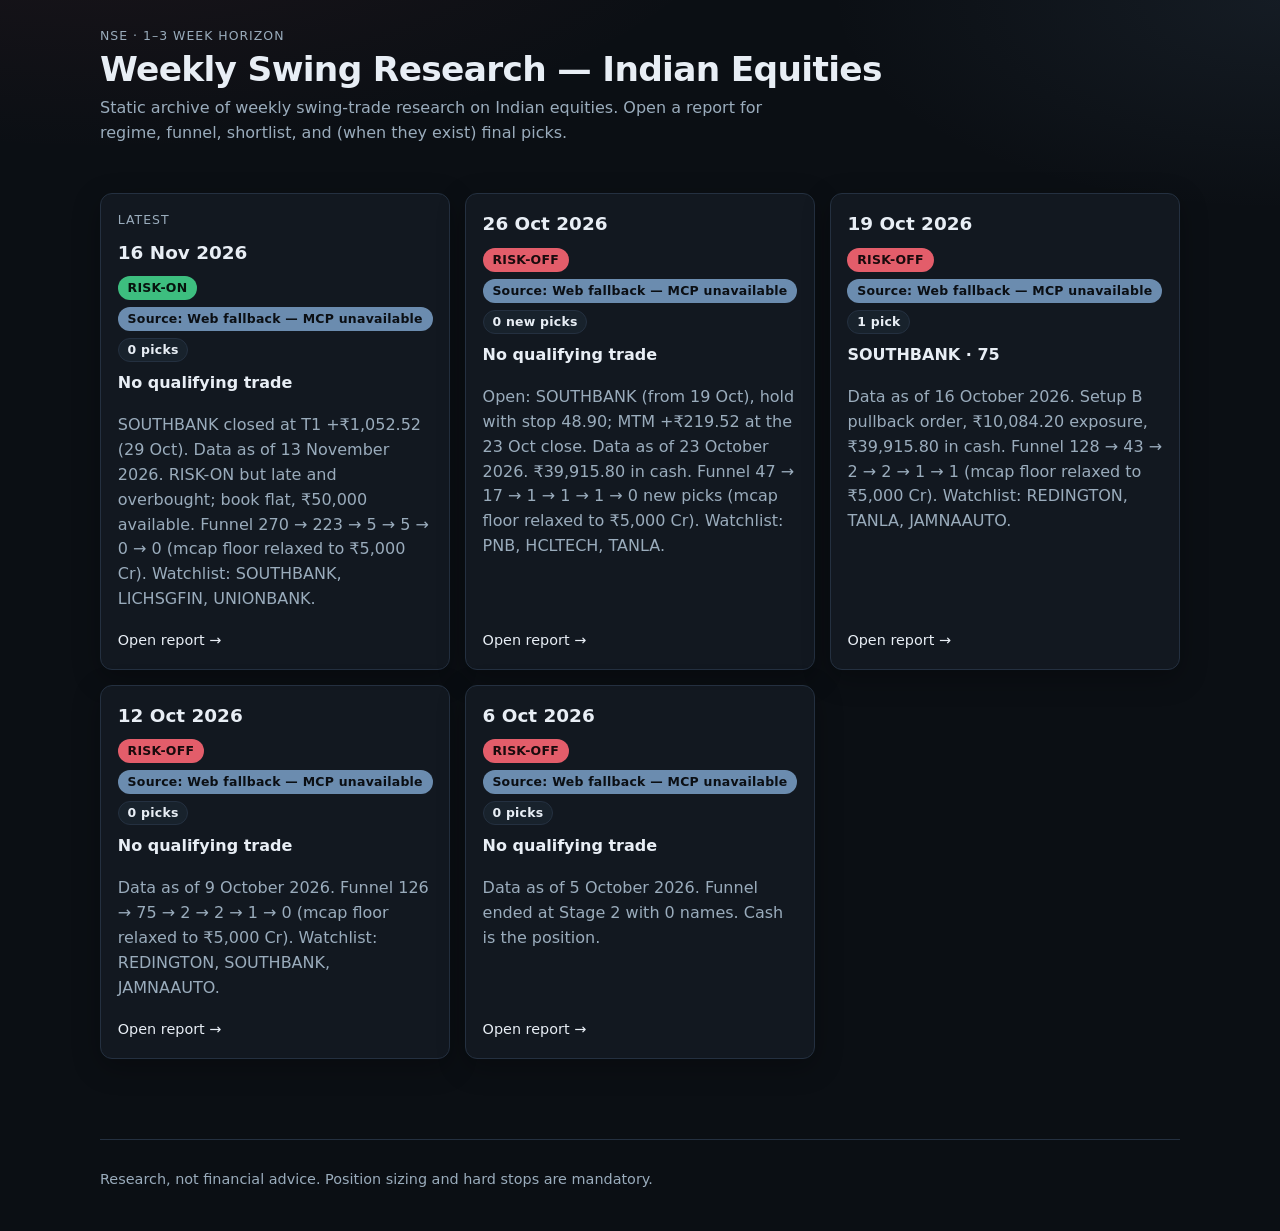
<file: index.html>
<!DOCTYPE html>
<html lang="en">
  <head>
    <meta charset="utf-8">
    <meta name="viewport" content="width=device-width, initial-scale=1">
    <title>Weekly Swing Research — Indian Equities</title>
    <meta name="description" content="Weekly Indian equity swing-trade research reports for NSE names.">
    <link rel="stylesheet" href="assets/styles.css">
  </head>
  <body>
    <a class="skip-link" href="#reports">Skip to reports</a>
    <header class="page-hero wrap">
      <p class="kicker">NSE · 1–3 week horizon</p>
      <h1>Weekly Swing Research — Indian Equities</h1>
      <p class="intro">Static archive of weekly swing-trade research on Indian equities. Open a report for regime, funnel, shortlist, and (when they exist) final picks.</p>
    </header>
    <main id="reports" class="wrap">
      <div class="report-grid">
        <a class="report-card" href="reports/16_nov_2026.html">
          <p class="kicker">Latest</p>
          <h2>16 Nov 2026</h2>
          <div class="badge-row">
            <span class="badge badge-risk-on">RISK-ON</span>
            <span class="badge badge-web">Source: Web fallback — MCP unavailable</span>
            <span class="badge badge-muted">0 picks</span>
          </div>
          <p class="card-status">No qualifying trade</p>
          <p class="muted">SOUTHBANK closed at T1 +₹1,052.52 (29 Oct). Data as of 13 November 2026. RISK-ON but late and overbought; book flat, ₹50,000 available. Funnel 270 → 223 → 5 → 5 → 0 → 0 (mcap floor relaxed to ₹5,000 Cr). Watchlist: SOUTHBANK, LICHSGFIN, UNIONBANK.</p>
          <span class="card-link">Open report →</span>
        </a>
        <a class="report-card" href="reports/26_oct_2026.html">
          <p class="kicker">Latest</p>
          <h2>26 Oct 2026</h2>
          <div class="badge-row">
            <span class="badge badge-risk-off">RISK-OFF</span>
            <span class="badge badge-web">Source: Web fallback — MCP unavailable</span>
            <span class="badge badge-muted">0 new picks</span>
          </div>
          <p class="card-status">No qualifying trade</p>
          <p class="muted">Open: SOUTHBANK (from 19 Oct), hold with stop 48.90; MTM +₹219.52 at the 23 Oct close. Data as of 23 October 2026. ₹39,915.80 in cash. Funnel 47 → 17 → 1 → 1 → 1 → 0 new picks (mcap floor relaxed to ₹5,000 Cr). Watchlist: PNB, HCLTECH, TANLA.</p>
          <span class="card-link">Open report →</span>
        </a>
        <a class="report-card" href="reports/19_oct_2026.html">
          <p class="kicker">Latest</p>
          <h2>19 Oct 2026</h2>
          <div class="badge-row">
            <span class="badge badge-risk-off">RISK-OFF</span>
            <span class="badge badge-web">Source: Web fallback — MCP unavailable</span>
            <span class="badge badge-muted">1 pick</span>
          </div>
          <p class="card-status">SOUTHBANK · 75</p>
          <p class="muted">Data as of 16 October 2026. Setup B pullback order, ₹10,084.20 exposure, ₹39,915.80 in cash. Funnel 128 → 43 → 2 → 2 → 1 → 1 (mcap floor relaxed to ₹5,000 Cr). Watchlist: REDINGTON, TANLA, JAMNAAUTO.</p>
          <span class="card-link">Open report →</span>
        </a>
        <a class="report-card" href="reports/12_oct_2026.html">
          <p class="kicker">Latest</p>
          <h2>12 Oct 2026</h2>
          <div class="badge-row">
            <span class="badge badge-risk-off">RISK-OFF</span>
            <span class="badge badge-web">Source: Web fallback — MCP unavailable</span>
            <span class="badge badge-muted">0 picks</span>
          </div>
          <p class="card-status">No qualifying trade</p>
          <p class="muted">Data as of 9 October 2026. Funnel 126 → 75 → 2 → 2 → 1 → 0 (mcap floor relaxed to ₹5,000 Cr). Watchlist: REDINGTON, SOUTHBANK, JAMNAAUTO.</p>
          <span class="card-link">Open report →</span>
        </a>
        <a class="report-card" href="reports/6_oct_2026.html">
          <p class="kicker">Latest</p>
          <h2>6 Oct 2026</h2>
          <div class="badge-row">
            <span class="badge badge-risk-off">RISK-OFF</span>
            <span class="badge badge-web">Source: Web fallback — MCP unavailable</span>
            <span class="badge badge-muted">0 picks</span>
          </div>
          <p class="card-status">No qualifying trade</p>
          <p class="muted">Data as of 5 October 2026. Funnel ended at Stage 2 with 0 names. Cash is the position.</p>
          <span class="card-link">Open report →</span>
        </a>
      </div>
    </main>
    <footer class="site-footer wrap">
      <p>Research, not financial advice. Position sizing and hard stops are mandatory.</p>
    </footer>
  </body>
</html>
</file>
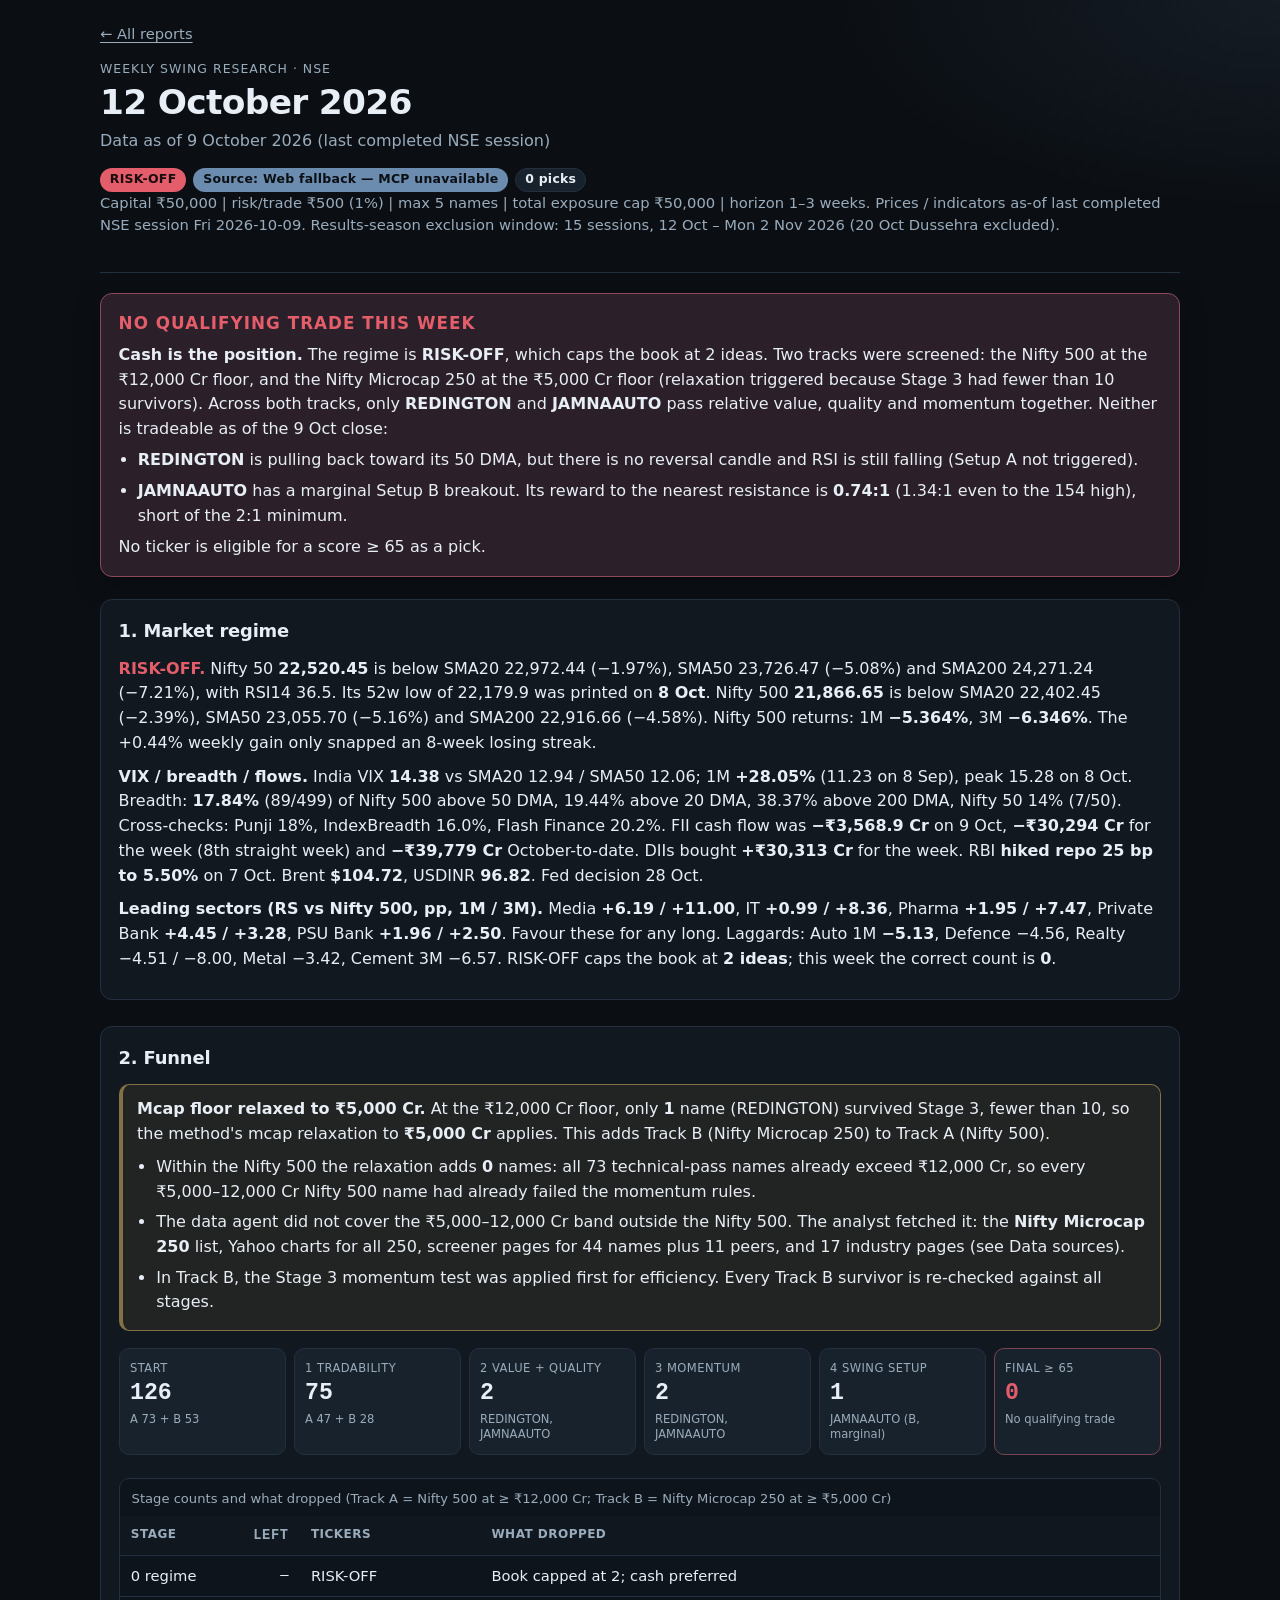
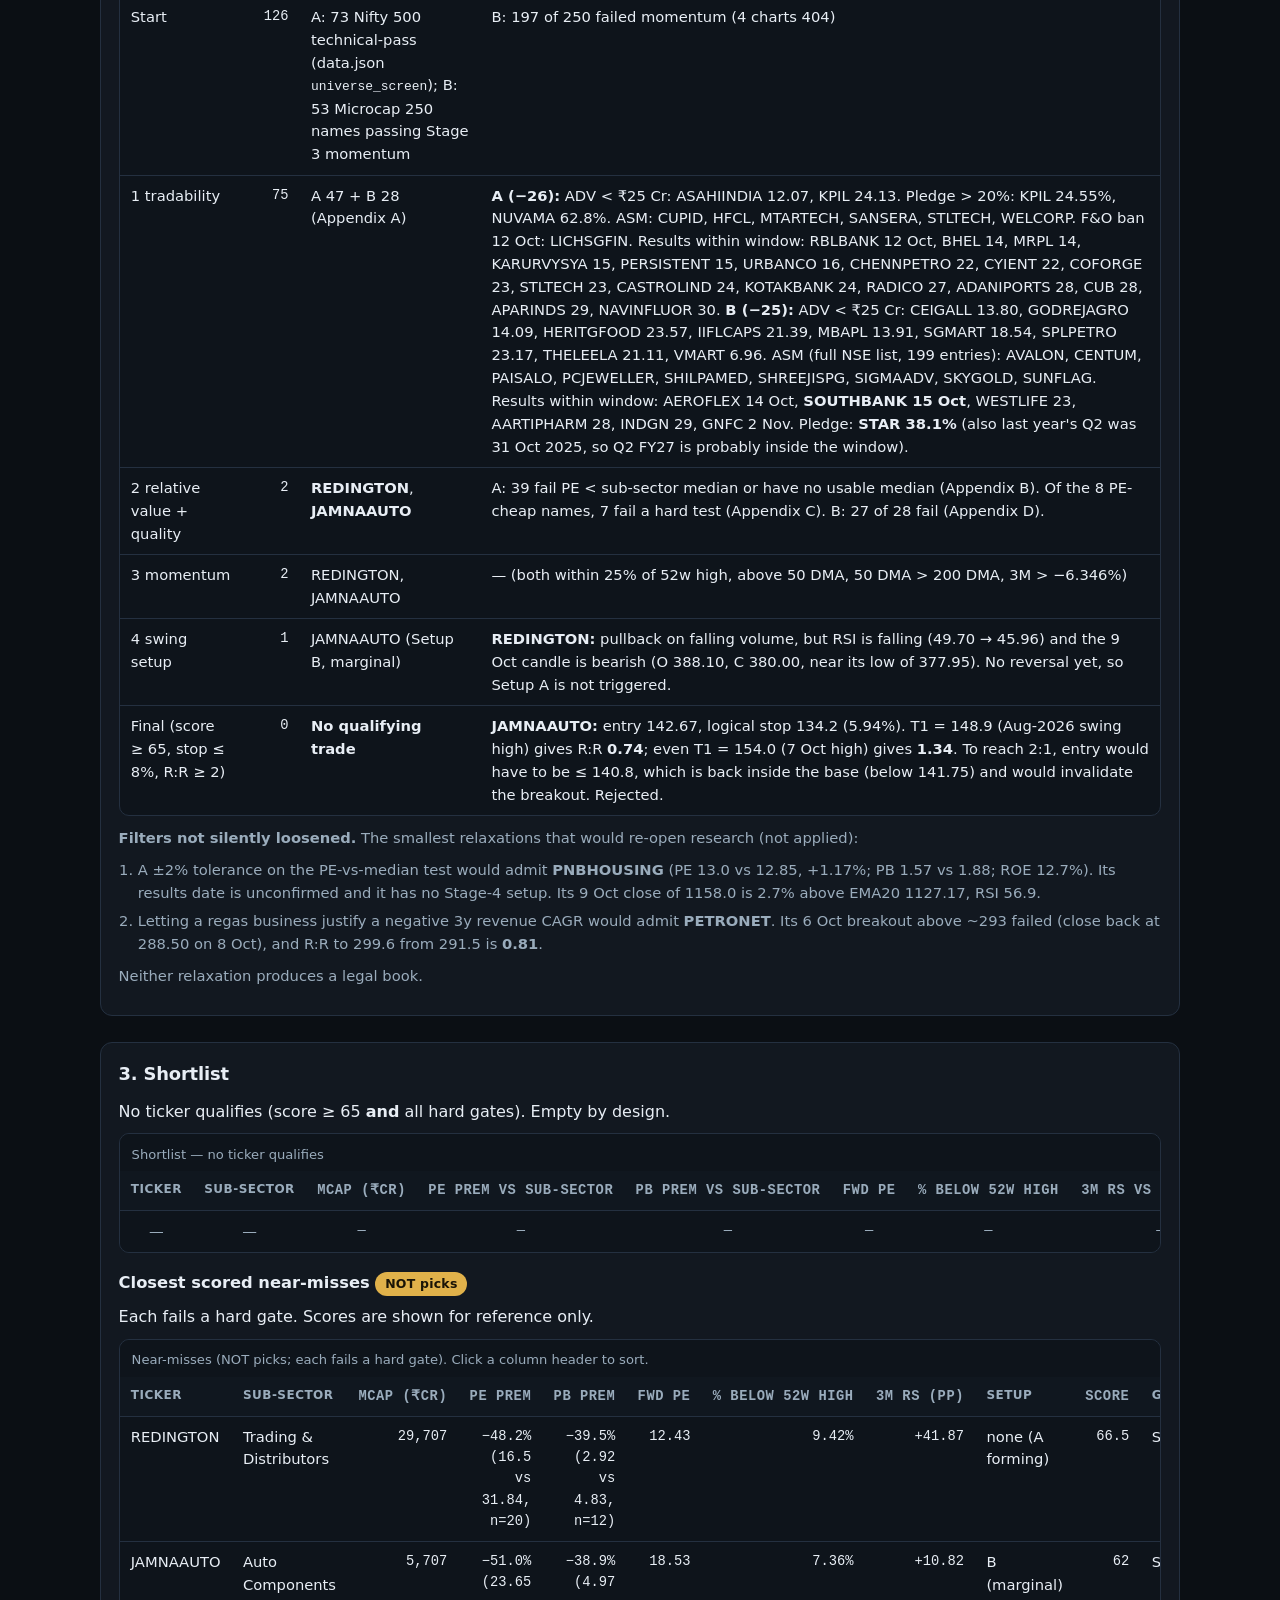
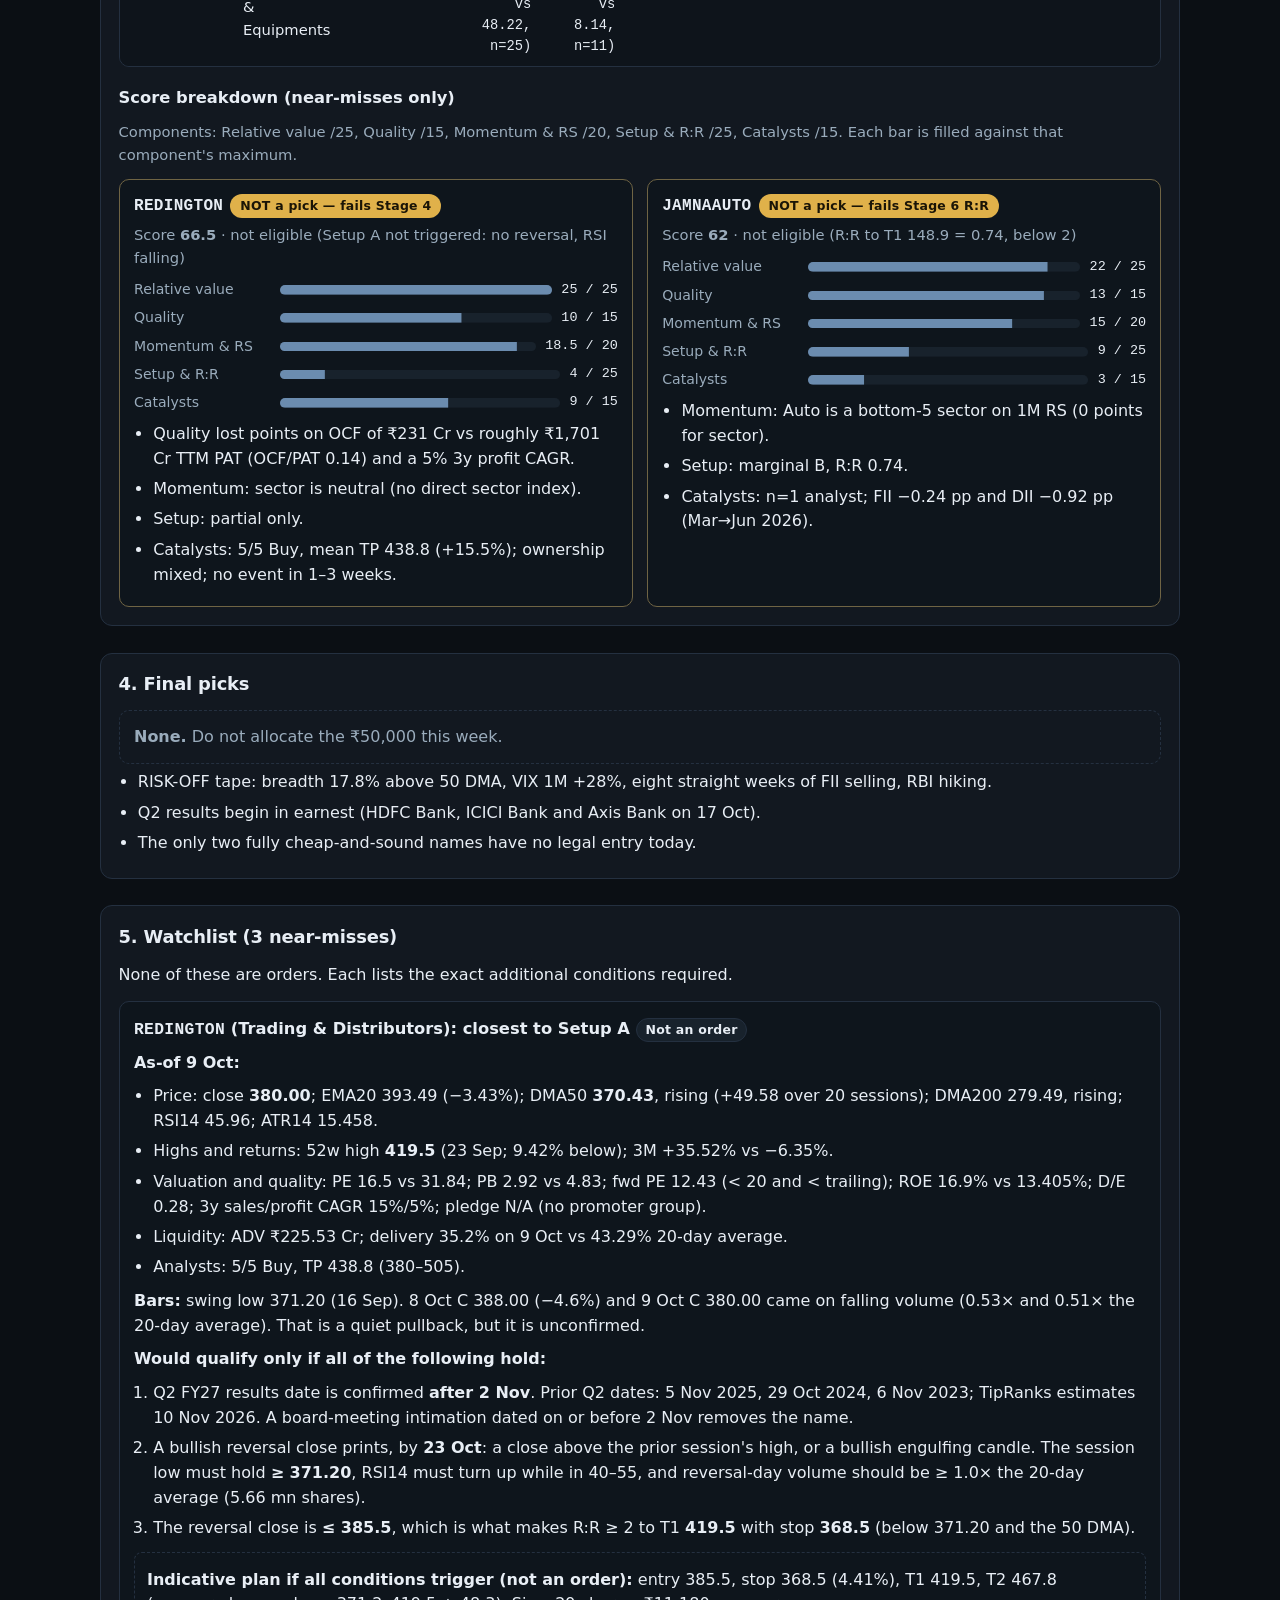
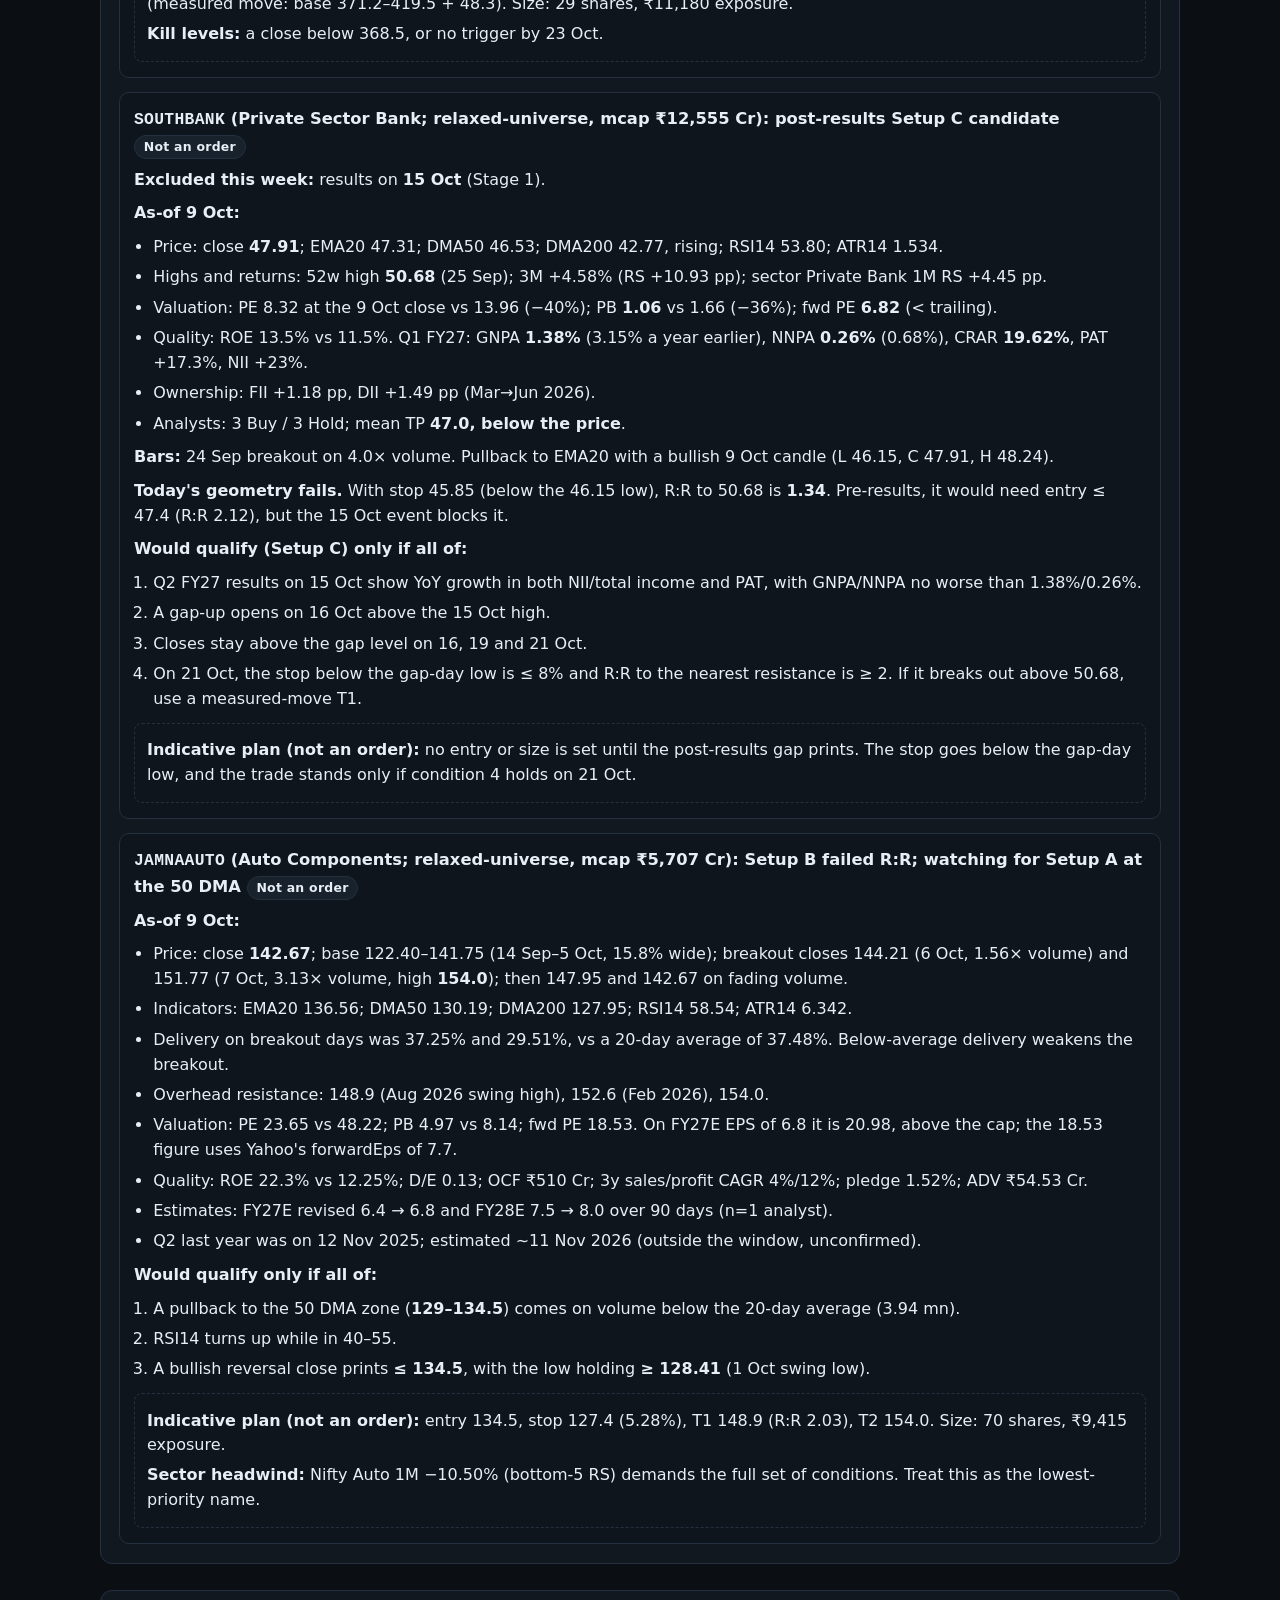
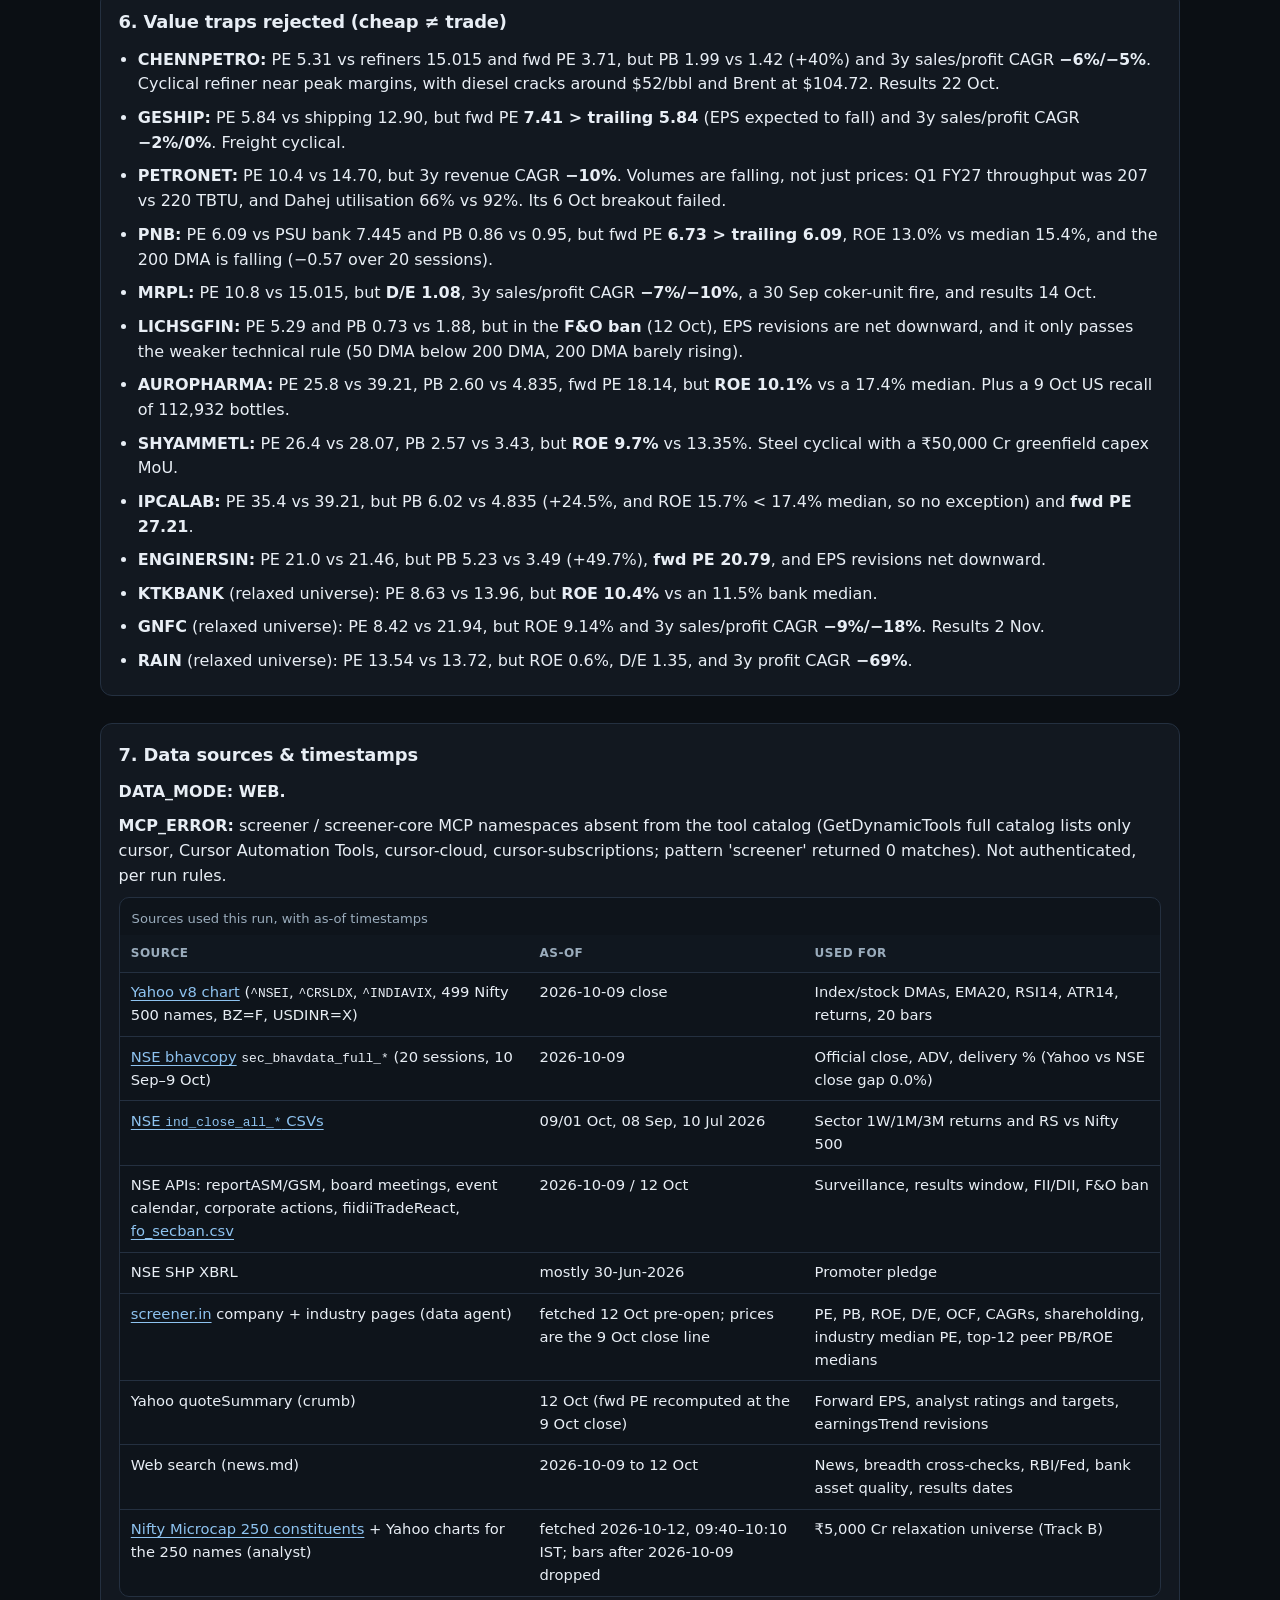
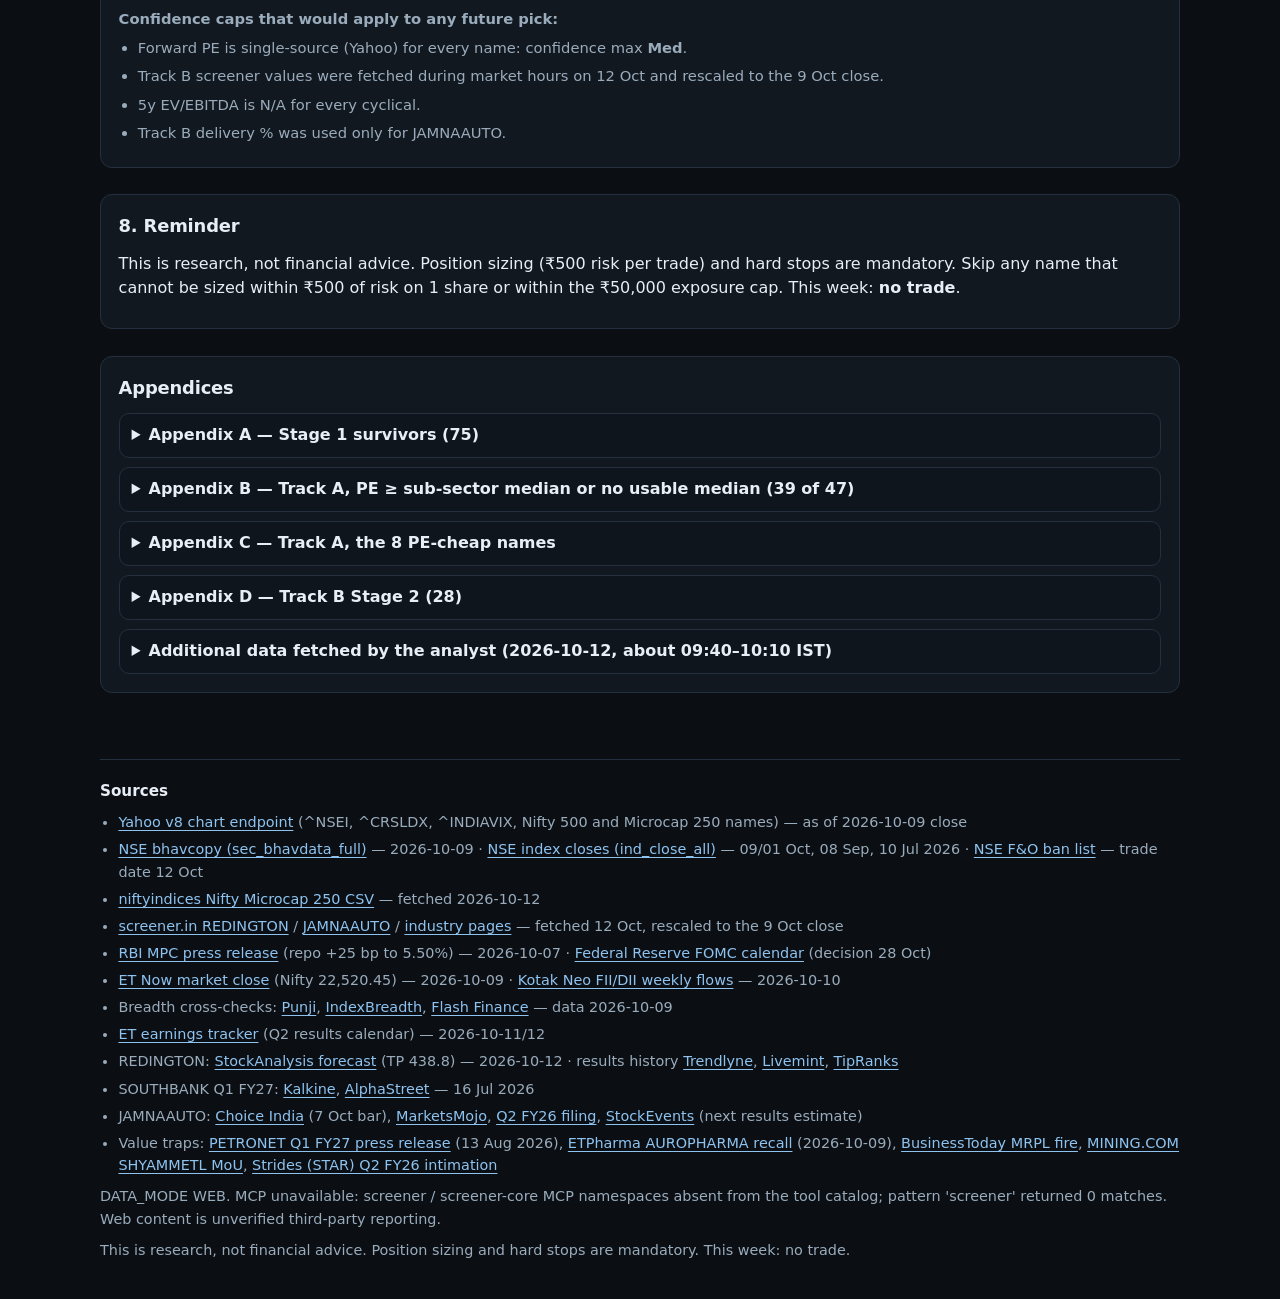
<file: reports/12_oct_2026.html>
<!DOCTYPE html>
<html lang="en">
  <head>
    <meta charset="utf-8">
    <meta name="viewport" content="width=device-width, initial-scale=1">
    <title>12 October 2026 — Weekly Swing Research</title>
    <meta name="description" content="Weekly NSE swing research for 12 October 2026. RISK-OFF. No qualifying trade. Data as of 9 October 2026.">
    <link rel="stylesheet" href="../assets/styles.css">
  </head>
  <body>
    <a class="skip-link" href="#content">Skip to content</a>
    <header class="site-header">
      <a class="back-link" href="../index.html">← All reports</a>
      <p class="kicker">Weekly swing research · NSE</p>
      <h1>12 October 2026</h1>
      <p class="as-of">Data as of 9 October 2026 (last completed NSE session)</p>
      <div class="badge-row">
        <span class="badge badge-risk-off">RISK-OFF</span>
        <span class="badge badge-web">Source: Web fallback — MCP unavailable</span>
        <span class="badge badge-muted">0 picks</span>
      </div>
      <p class="meta-line">Capital ₹50,000 | risk/trade ₹500 (1%) | max 5 names | total exposure cap ₹50,000 | horizon 1–3 weeks. Prices / indicators as-of last completed NSE session Fri 2026-10-09. Results-season exclusion window: 15 sessions, 12 Oct – Mon 2 Nov 2026 (20 Oct Dussehra excluded).</p>
    </header>

    <main id="content">
      <div class="banner" role="status">
        <h2>No qualifying trade this week</h2>
        <p><strong>Cash is the position.</strong> The regime is <strong>RISK-OFF</strong>, which caps the book at 2 ideas. Two tracks were screened: the Nifty 500 at the ₹12,000 Cr floor, and the Nifty Microcap 250 at the ₹5,000 Cr floor (relaxation triggered because Stage 3 had fewer than 10 survivors). Across both tracks, only <strong>REDINGTON</strong> and <strong>JAMNAAUTO</strong> pass relative value, quality and momentum together. Neither is tradeable as of the 9 Oct close:</p>
        <ul>
          <li><strong>REDINGTON</strong> is pulling back toward its 50 DMA, but there is no reversal candle and RSI is still falling (Setup A not triggered).</li>
          <li><strong>JAMNAAUTO</strong> has a marginal Setup B breakout. Its reward to the nearest resistance is <strong>0.74:1</strong> (1.34:1 even to the 154 high), short of the 2:1 minimum.</li>
        </ul>
        <p>No ticker is eligible for a score ≥ 65 as a pick.</p>
      </div>

      <section id="regime" aria-labelledby="regime-h">
        <h2 id="regime-h">1. Market regime</h2>
        <p><strong class="neg">RISK-OFF.</strong> Nifty 50 <strong>22,520.45</strong> is below SMA20 22,972.44 (−1.97%), SMA50 23,726.47 (−5.08%) and SMA200 24,271.24 (−7.21%), with RSI14 36.5. Its 52w low of 22,179.9 was printed on <strong>8 Oct</strong>. Nifty 500 <strong>21,866.65</strong> is below SMA20 22,402.45 (−2.39%), SMA50 23,055.70 (−5.16%) and SMA200 22,916.66 (−4.58%). Nifty 500 returns: 1M <strong>−5.364%</strong>, 3M <strong>−6.346%</strong>. The +0.44% weekly gain only snapped an 8-week losing streak.</p>
        <p><strong>VIX / breadth / flows.</strong> India VIX <strong>14.38</strong> vs SMA20 12.94 / SMA50 12.06; 1M <strong>+28.05%</strong> (11.23 on 8 Sep), peak 15.28 on 8 Oct. Breadth: <strong>17.84%</strong> (89/499) of Nifty 500 above 50 DMA, 19.44% above 20 DMA, 38.37% above 200 DMA, Nifty 50 14% (7/50). Cross-checks: Punji 18%, IndexBreadth 16.0%, Flash Finance 20.2%. FII cash flow was <strong>−₹3,568.9 Cr</strong> on 9 Oct, <strong>−₹30,294 Cr</strong> for the week (8th straight week) and <strong>−₹39,779 Cr</strong> October-to-date. DIIs bought <strong>+₹30,313 Cr</strong> for the week. RBI <strong>hiked repo 25 bp to 5.50%</strong> on 7 Oct. Brent <strong>$104.72</strong>, USDINR <strong>96.82</strong>. Fed decision 28 Oct.</p>
        <p><strong>Leading sectors (RS vs Nifty 500, pp, 1M / 3M).</strong> Media <strong>+6.19 / +11.00</strong>, IT <strong>+0.99 / +8.36</strong>, Pharma <strong>+1.95 / +7.47</strong>, Private Bank <strong>+4.45 / +3.28</strong>, PSU Bank <strong>+1.96 / +2.50</strong>. Favour these for any long. Laggards: Auto 1M <strong>−5.13</strong>, Defence −4.56, Realty −4.51 / −8.00, Metal −3.42, Cement 3M −6.57. RISK-OFF caps the book at <strong>2 ideas</strong>; this week the correct count is <strong>0</strong>.</p>
      </section>

      <section id="funnel" aria-labelledby="funnel-h">
        <h2 id="funnel-h">2. Funnel</h2>

        <div class="callout" role="note">
          <p><strong>Mcap floor relaxed to ₹5,000 Cr.</strong> At the ₹12,000 Cr floor, only <strong>1</strong> name (REDINGTON) survived Stage 3, fewer than 10, so the method's mcap relaxation to <strong>₹5,000 Cr</strong> applies. This adds Track B (Nifty Microcap 250) to Track A (Nifty 500).</p>
          <ul>
            <li>Within the Nifty 500 the relaxation adds <strong>0</strong> names: all 73 technical-pass names already exceed ₹12,000 Cr, so every ₹5,000–12,000 Cr Nifty 500 name had already failed the momentum rules.</li>
            <li>The data agent did not cover the ₹5,000–12,000 Cr band outside the Nifty 500. The analyst fetched it: the <strong>Nifty Microcap 250</strong> list, Yahoo charts for all 250, screener pages for 44 names plus 11 peers, and 17 industry pages (see Data sources).</li>
            <li>In Track B, the Stage 3 momentum test was applied first for efficiency. Every Track B survivor is re-checked against all stages.</li>
          </ul>
        </div>

        <div class="funnel" role="img" aria-label="Funnel counts: start 126, tradability 75, relative value and quality 2, momentum 2, swing setup 1, final 0">
          <div class="funnel-step is-live">
            <span class="label">Start</span>
            <span class="count">126</span>
            <span class="sub">A 73 + B 53</span>
          </div>
          <div class="funnel-step is-live">
            <span class="label">1 Tradability</span>
            <span class="count">75</span>
            <span class="sub">A 47 + B 28</span>
          </div>
          <div class="funnel-step is-live">
            <span class="label">2 Value + quality</span>
            <span class="count">2</span>
            <span class="sub">REDINGTON, JAMNAAUTO</span>
          </div>
          <div class="funnel-step is-live">
            <span class="label">3 Momentum</span>
            <span class="count">2</span>
            <span class="sub">REDINGTON, JAMNAAUTO</span>
          </div>
          <div class="funnel-step is-live">
            <span class="label">4 Swing setup</span>
            <span class="count">1</span>
            <span class="sub">JAMNAAUTO (B, marginal)</span>
          </div>
          <div class="funnel-step is-dead">
            <span class="label">Final ≥ 65</span>
            <span class="count">0</span>
            <span class="sub">No qualifying trade</span>
          </div>
        </div>

        <div class="table-wrap">
          <table class="table-compact">
            <caption>Stage counts and what dropped (Track A = Nifty 500 at ≥ ₹12,000 Cr; Track B = Nifty Microcap 250 at ≥ ₹5,000 Cr)</caption>
            <thead>
              <tr>
                <th scope="col">Stage</th>
                <th class="num" scope="col">Left</th>
                <th scope="col">Tickers</th>
                <th scope="col">What dropped</th>
              </tr>
            </thead>
            <tbody>
              <tr>
                <td>0 regime</td>
                <td class="num">—</td>
                <td>RISK-OFF</td>
                <td>Book capped at 2; cash preferred</td>
              </tr>
              <tr>
                <td>Start</td>
                <td class="num">126</td>
                <td>A: 73 Nifty 500 technical-pass (data.json <code>universe_screen</code>); B: 53 Microcap 250 names passing Stage 3 momentum</td>
                <td>B: 197 of 250 failed momentum (4 charts 404)</td>
              </tr>
              <tr>
                <td>1 tradability</td>
                <td class="num">75</td>
                <td>A 47 + B 28 (Appendix A)</td>
                <td><strong>A (−26):</strong> ADV &lt; ₹25 Cr: ASAHIINDIA 12.07, KPIL 24.13. Pledge &gt; 20%: KPIL 24.55%, NUVAMA 62.8%. ASM: CUPID, HFCL, MTARTECH, SANSERA, STLTECH, WELCORP. F&amp;O ban 12 Oct: LICHSGFIN. Results within window: RBLBANK 12 Oct, BHEL 14, MRPL 14, KARURVYSYA 15, PERSISTENT 15, URBANCO 16, CHENNPETRO 22, CYIENT 22, COFORGE 23, STLTECH 23, CASTROLIND 24, KOTAKBANK 24, RADICO 27, ADANIPORTS 28, CUB 28, APARINDS 29, NAVINFLUOR 30. <strong>B (−25):</strong> ADV &lt; ₹25 Cr: CEIGALL 13.80, GODREJAGRO 14.09, HERITGFOOD 23.57, IIFLCAPS 21.39, MBAPL 13.91, SGMART 18.54, SPLPETRO 23.17, THELEELA 21.11, VMART 6.96. ASM (full NSE list, 199 entries): AVALON, CENTUM, PAISALO, PCJEWELLER, SHILPAMED, SHREEJISPG, SIGMAADV, SKYGOLD, SUNFLAG. Results within window: AEROFLEX 14 Oct, <strong>SOUTHBANK 15 Oct</strong>, WESTLIFE 23, AARTIPHARM 28, INDGN 29, GNFC 2 Nov. Pledge: <strong>STAR 38.1%</strong> (also last year's Q2 was 31 Oct 2025, so Q2 FY27 is probably inside the window).</td>
              </tr>
              <tr>
                <td>2 relative value + quality</td>
                <td class="num">2</td>
                <td><strong>REDINGTON</strong>, <strong>JAMNAAUTO</strong></td>
                <td>A: 39 fail PE &lt; sub-sector median or have no usable median (Appendix B). Of the 8 PE-cheap names, 7 fail a hard test (Appendix C). B: 27 of 28 fail (Appendix D).</td>
              </tr>
              <tr>
                <td>3 momentum</td>
                <td class="num">2</td>
                <td>REDINGTON, JAMNAAUTO</td>
                <td>— (both within 25% of 52w high, above 50 DMA, 50 DMA &gt; 200 DMA, 3M &gt; −6.346%)</td>
              </tr>
              <tr>
                <td>4 swing setup</td>
                <td class="num">1</td>
                <td>JAMNAAUTO (Setup B, marginal)</td>
                <td><strong>REDINGTON:</strong> pullback on falling volume, but RSI is falling (49.70 → 45.96) and the 9 Oct candle is bearish (O 388.10, C 380.00, near its low of 377.95). No reversal yet, so Setup A is not triggered.</td>
              </tr>
              <tr>
                <td>Final (score ≥ 65, stop ≤ 8%, R:R ≥ 2)</td>
                <td class="num">0</td>
                <td><strong>No qualifying trade</strong></td>
                <td><strong>JAMNAAUTO:</strong> entry 142.67, logical stop 134.2 (5.94%). T1 = 148.9 (Aug-2026 swing high) gives R:R <strong>0.74</strong>; even T1 = 154.0 (7 Oct high) gives <strong>1.34</strong>. To reach 2:1, entry would have to be ≤ 140.8, which is back inside the base (below 141.75) and would invalidate the breakout. Rejected.</td>
              </tr>
            </tbody>
          </table>
        </div>

        <div class="note">
          <p><strong>Filters not silently loosened.</strong> The smallest relaxations that would re-open research (not applied):</p>
          <ol>
            <li>A ±2% tolerance on the PE-vs-median test would admit <strong>PNBHOUSING</strong> (PE 13.0 vs 12.85, +1.17%; PB 1.57 vs 1.88; ROE 12.7%). Its results date is unconfirmed and it has no Stage-4 setup. Its 9 Oct close of 1158.0 is 2.7% above EMA20 1127.17, RSI 56.9.</li>
            <li>Letting a regas business justify a negative 3y revenue CAGR would admit <strong>PETRONET</strong>. Its 6 Oct breakout above ~293 failed (close back at 288.50 on 8 Oct), and R:R to 299.6 from 291.5 is <strong>0.81</strong>.</li>
          </ol>
          <p>Neither relaxation produces a legal book.</p>
        </div>
      </section>

      <section id="shortlist" aria-labelledby="shortlist-h">
        <h2 id="shortlist-h">3. Shortlist</h2>
        <p>No ticker qualifies (score ≥ 65 <strong>and</strong> all hard gates). Empty by design.</p>
        <div class="table-wrap">
          <table>
            <caption>Shortlist — no ticker qualifies</caption>
            <thead>
              <tr>
                <th scope="col">Ticker</th>
                <th scope="col">Sub-sector</th>
                <th class="num" scope="col">Mcap (₹Cr)</th>
                <th class="num" scope="col">PE prem vs sub-sector</th>
                <th class="num" scope="col">PB prem vs sub-sector</th>
                <th class="num" scope="col">Fwd PE</th>
                <th class="num" scope="col">% below 52W high</th>
                <th class="num" scope="col">3M RS vs Nifty 500</th>
                <th scope="col">Setup (A/B/C)</th>
                <th class="num" scope="col">Score</th>
              </tr>
            </thead>
            <tbody>
              <tr class="empty-row">
                <td>—</td>
                <td>—</td>
                <td class="num">—</td>
                <td class="num">—</td>
                <td class="num">—</td>
                <td class="num">—</td>
                <td class="num">—</td>
                <td class="num">—</td>
                <td>—</td>
                <td class="num">—</td>
              </tr>
            </tbody>
          </table>
        </div>

        <h3 id="near-miss-h">Closest scored near-misses <span class="badge badge-neutral">NOT picks</span></h3>
        <p>Each fails a hard gate. Scores are shown for reference only.</p>
        <div class="table-wrap">
          <table class="sortable" aria-describedby="near-miss-h">
            <caption>Near-misses (NOT picks; each fails a hard gate). Click a column header to sort.</caption>
            <thead>
              <tr>
                <th scope="col">Ticker</th>
                <th scope="col">Sub-sector</th>
                <th class="num" scope="col">Mcap (₹Cr)</th>
                <th class="num" scope="col">PE prem</th>
                <th class="num" scope="col">PB prem</th>
                <th class="num" scope="col">Fwd PE</th>
                <th class="num" scope="col">% below 52W high</th>
                <th class="num" scope="col">3M RS (pp)</th>
                <th scope="col">Setup</th>
                <th class="num" scope="col">Score</th>
                <th scope="col">Gate failed</th>
              </tr>
            </thead>
            <tbody>
              <tr>
                <td>REDINGTON</td>
                <td>Trading &amp; Distributors</td>
                <td class="num">29,707</td>
                <td class="num">−48.2% (16.5 vs 31.84, n=20)</td>
                <td class="num">−39.5% (2.92 vs 4.83, n=12)</td>
                <td class="num">12.43</td>
                <td class="num">9.42%</td>
                <td class="num">+41.87</td>
                <td>none (A forming)</td>
                <td class="num">66.5</td>
                <td>Stage 4</td>
              </tr>
              <tr>
                <td>JAMNAAUTO</td>
                <td>Auto Components &amp; Equipments</td>
                <td class="num">5,707</td>
                <td class="num">−51.0% (23.65 vs 48.22, n=25)</td>
                <td class="num">−38.9% (4.97 vs 8.14, n=11)</td>
                <td class="num">18.53</td>
                <td class="num">7.36%</td>
                <td class="num">+10.82</td>
                <td>B (marginal)</td>
                <td class="num">62</td>
                <td>Stage 6 R:R</td>
              </tr>
            </tbody>
          </table>
        </div>

        <h3>Score breakdown (near-misses only)</h3>
        <p class="note">Components: Relative value /25, Quality /15, Momentum &amp; RS /20, Setup &amp; R:R /25, Catalysts /15. Each bar is filled against that component's maximum.</p>
        <div class="score-cards">
          <article class="score-card" aria-labelledby="sc-redington">
            <h4 id="sc-redington"><span class="ticker">REDINGTON</span> <span class="badge badge-neutral">NOT a pick — fails Stage 4</span></h4>
            <p class="score-total">Score <strong>66.5</strong> · not eligible (Setup A not triggered: no reversal, RSI falling)</p>
            <div class="score-rows">
              <div class="score-row">
                <span class="score-label">Relative value</span>
                <svg class="score-bar" viewBox="0 0 25 1" preserveAspectRatio="none" role="img" aria-label="Relative value 25 of 25"><rect class="score-track" width="25" height="1"></rect><rect class="score-fill" width="25" height="1"></rect></svg>
                <span class="score-val">25 / 25</span>
              </div>
              <div class="score-row">
                <span class="score-label">Quality</span>
                <svg class="score-bar" viewBox="0 0 15 1" preserveAspectRatio="none" role="img" aria-label="Quality 10 of 15"><rect class="score-track" width="15" height="1"></rect><rect class="score-fill" width="10" height="1"></rect></svg>
                <span class="score-val">10 / 15</span>
              </div>
              <div class="score-row">
                <span class="score-label">Momentum &amp; RS</span>
                <svg class="score-bar" viewBox="0 0 20 1" preserveAspectRatio="none" role="img" aria-label="Momentum and RS 18.5 of 20"><rect class="score-track" width="20" height="1"></rect><rect class="score-fill" width="18.5" height="1"></rect></svg>
                <span class="score-val">18.5 / 20</span>
              </div>
              <div class="score-row">
                <span class="score-label">Setup &amp; R:R</span>
                <svg class="score-bar" viewBox="0 0 25 1" preserveAspectRatio="none" role="img" aria-label="Setup and R:R 4 of 25"><rect class="score-track" width="25" height="1"></rect><rect class="score-fill" width="4" height="1"></rect></svg>
                <span class="score-val">4 / 25</span>
              </div>
              <div class="score-row">
                <span class="score-label">Catalysts</span>
                <svg class="score-bar" viewBox="0 0 15 1" preserveAspectRatio="none" role="img" aria-label="Catalysts 9 of 15"><rect class="score-track" width="15" height="1"></rect><rect class="score-fill" width="9" height="1"></rect></svg>
                <span class="score-val">9 / 15</span>
              </div>
            </div>
            <ul>
              <li>Quality lost points on OCF of ₹231 Cr vs roughly ₹1,701 Cr TTM PAT (OCF/PAT 0.14) and a 5% 3y profit CAGR.</li>
              <li>Momentum: sector is neutral (no direct sector index).</li>
              <li>Setup: partial only.</li>
              <li>Catalysts: 5/5 Buy, mean TP 438.8 (+15.5%); ownership mixed; no event in 1–3 weeks.</li>
            </ul>
          </article>

          <article class="score-card" aria-labelledby="sc-jamnaauto">
            <h4 id="sc-jamnaauto"><span class="ticker">JAMNAAUTO</span> <span class="badge badge-neutral">NOT a pick — fails Stage 6 R:R</span></h4>
            <p class="score-total">Score <strong>62</strong> · not eligible (R:R to T1 148.9 = 0.74, below 2)</p>
            <div class="score-rows">
              <div class="score-row">
                <span class="score-label">Relative value</span>
                <svg class="score-bar" viewBox="0 0 25 1" preserveAspectRatio="none" role="img" aria-label="Relative value 22 of 25"><rect class="score-track" width="25" height="1"></rect><rect class="score-fill" width="22" height="1"></rect></svg>
                <span class="score-val">22 / 25</span>
              </div>
              <div class="score-row">
                <span class="score-label">Quality</span>
                <svg class="score-bar" viewBox="0 0 15 1" preserveAspectRatio="none" role="img" aria-label="Quality 13 of 15"><rect class="score-track" width="15" height="1"></rect><rect class="score-fill" width="13" height="1"></rect></svg>
                <span class="score-val">13 / 15</span>
              </div>
              <div class="score-row">
                <span class="score-label">Momentum &amp; RS</span>
                <svg class="score-bar" viewBox="0 0 20 1" preserveAspectRatio="none" role="img" aria-label="Momentum and RS 15 of 20"><rect class="score-track" width="20" height="1"></rect><rect class="score-fill" width="15" height="1"></rect></svg>
                <span class="score-val">15 / 20</span>
              </div>
              <div class="score-row">
                <span class="score-label">Setup &amp; R:R</span>
                <svg class="score-bar" viewBox="0 0 25 1" preserveAspectRatio="none" role="img" aria-label="Setup and R:R 9 of 25"><rect class="score-track" width="25" height="1"></rect><rect class="score-fill" width="9" height="1"></rect></svg>
                <span class="score-val">9 / 25</span>
              </div>
              <div class="score-row">
                <span class="score-label">Catalysts</span>
                <svg class="score-bar" viewBox="0 0 15 1" preserveAspectRatio="none" role="img" aria-label="Catalysts 3 of 15"><rect class="score-track" width="15" height="1"></rect><rect class="score-fill" width="3" height="1"></rect></svg>
                <span class="score-val">3 / 15</span>
              </div>
            </div>
            <ul>
              <li>Momentum: Auto is a bottom-5 sector on 1M RS (0 points for sector).</li>
              <li>Setup: marginal B, R:R 0.74.</li>
              <li>Catalysts: n=1 analyst; FII −0.24 pp and DII −0.92 pp (Mar→Jun 2026).</li>
            </ul>
          </article>
        </div>
      </section>

      <section id="picks" aria-labelledby="picks-h">
        <h2 id="picks-h">4. Final picks</h2>
        <p class="none-box"><strong>None.</strong> Do not allocate the ₹50,000 this week.</p>
        <ul>
          <li>RISK-OFF tape: breadth 17.8% above 50 DMA, VIX 1M +28%, eight straight weeks of FII selling, RBI hiking.</li>
          <li>Q2 results begin in earnest (HDFC Bank, ICICI Bank and Axis Bank on 17 Oct).</li>
          <li>The only two fully cheap-and-sound names have no legal entry today.</li>
        </ul>
      </section>

      <section id="watchlist" aria-labelledby="watchlist-h">
        <h2 id="watchlist-h">5. Watchlist (3 near-misses)</h2>
        <p>None of these are orders. Each lists the exact additional conditions required.</p>

        <article class="watch-card" aria-labelledby="wl-redington">
          <h3 id="wl-redington"><span class="ticker">REDINGTON</span> (Trading &amp; Distributors): closest to Setup A <span class="badge badge-muted">Not an order</span></h3>
          <p><strong>As-of 9 Oct:</strong></p>
          <ul>
            <li>Price: close <strong>380.00</strong>; EMA20 393.49 (−3.43%); DMA50 <strong>370.43</strong>, rising (+49.58 over 20 sessions); DMA200 279.49, rising; RSI14 45.96; ATR14 15.458.</li>
            <li>Highs and returns: 52w high <strong>419.5</strong> (23 Sep; 9.42% below); 3M +35.52% vs −6.35%.</li>
            <li>Valuation and quality: PE 16.5 vs 31.84; PB 2.92 vs 4.83; fwd PE 12.43 (&lt; 20 and &lt; trailing); ROE 16.9% vs 13.405%; D/E 0.28; 3y sales/profit CAGR 15%/5%; pledge N/A (no promoter group).</li>
            <li>Liquidity: ADV ₹225.53 Cr; delivery 35.2% on 9 Oct vs 43.29% 20-day average.</li>
            <li>Analysts: 5/5 Buy, TP 438.8 (380–505).</li>
          </ul>
          <p><strong>Bars:</strong> swing low 371.20 (16 Sep). 8 Oct C 388.00 (−4.6%) and 9 Oct C 380.00 came on falling volume (0.53× and 0.51× the 20-day average). That is a quiet pullback, but it is unconfirmed.</p>
          <p><strong>Would qualify only if all of the following hold:</strong></p>
          <ol>
            <li>Q2 FY27 results date is confirmed <strong>after 2 Nov</strong>. Prior Q2 dates: 5 Nov 2025, 29 Oct 2024, 6 Nov 2023; TipRanks estimates 10 Nov 2026. A board-meeting intimation dated on or before 2 Nov removes the name.</li>
            <li>A bullish reversal close prints, by <strong>23 Oct</strong>: a close above the prior session's high, or a bullish engulfing candle. The session low must hold <strong>≥ 371.20</strong>, RSI14 must turn up while in 40–55, and reversal-day volume should be ≥ 1.0× the 20-day average (5.66 mn shares).</li>
            <li>The reversal close is <strong>≤ 385.5</strong>, which is what makes R:R ≥ 2 to T1 <strong>419.5</strong> with stop <strong>368.5</strong> (below 371.20 and the 50 DMA).</li>
          </ol>
          <div class="plan-box">
            <p><strong>Indicative plan if all conditions trigger (not an order):</strong> entry 385.5, stop 368.5 (4.41%), T1 419.5, T2 467.8 (measured move: base 371.2–419.5 + 48.3). Size: 29 shares, ₹11,180 exposure.</p>
            <p><strong>Kill levels:</strong> a close below 368.5, or no trigger by 23 Oct.</p>
          </div>
        </article>

        <article class="watch-card" aria-labelledby="wl-southbank">
          <h3 id="wl-southbank"><span class="ticker">SOUTHBANK</span> (Private Sector Bank; relaxed-universe, mcap ₹12,555 Cr): post-results Setup C candidate <span class="badge badge-muted">Not an order</span></h3>
          <p><strong>Excluded this week:</strong> results on <strong>15 Oct</strong> (Stage 1).</p>
          <p><strong>As-of 9 Oct:</strong></p>
          <ul>
            <li>Price: close <strong>47.91</strong>; EMA20 47.31; DMA50 46.53; DMA200 42.77, rising; RSI14 53.80; ATR14 1.534.</li>
            <li>Highs and returns: 52w high <strong>50.68</strong> (25 Sep); 3M +4.58% (RS +10.93 pp); sector Private Bank 1M RS +4.45 pp.</li>
            <li>Valuation: PE 8.32 at the 9 Oct close vs 13.96 (−40%); PB <strong>1.06</strong> vs 1.66 (−36%); fwd PE <strong>6.82</strong> (&lt; trailing).</li>
            <li>Quality: ROE 13.5% vs 11.5%. Q1 FY27: GNPA <strong>1.38%</strong> (3.15% a year earlier), NNPA <strong>0.26%</strong> (0.68%), CRAR <strong>19.62%</strong>, PAT +17.3%, NII +23%.</li>
            <li>Ownership: FII +1.18 pp, DII +1.49 pp (Mar→Jun 2026).</li>
            <li>Analysts: 3 Buy / 3 Hold; mean TP <strong>47.0, below the price</strong>.</li>
          </ul>
          <p><strong>Bars:</strong> 24 Sep breakout on 4.0× volume. Pullback to EMA20 with a bullish 9 Oct candle (L 46.15, C 47.91, H 48.24).</p>
          <p><strong>Today's geometry fails.</strong> With stop 45.85 (below the 46.15 low), R:R to 50.68 is <strong>1.34</strong>. Pre-results, it would need entry ≤ 47.4 (R:R 2.12), but the 15 Oct event blocks it.</p>
          <p><strong>Would qualify (Setup C) only if all of:</strong></p>
          <ol>
            <li>Q2 FY27 results on 15 Oct show YoY growth in both NII/total income and PAT, with GNPA/NNPA no worse than 1.38%/0.26%.</li>
            <li>A gap-up opens on 16 Oct above the 15 Oct high.</li>
            <li>Closes stay above the gap level on 16, 19 and 21 Oct.</li>
            <li>On 21 Oct, the stop below the gap-day low is ≤ 8% and R:R to the nearest resistance is ≥ 2. If it breaks out above 50.68, use a measured-move T1.</li>
          </ol>
          <div class="plan-box">
            <p><strong>Indicative plan (not an order):</strong> no entry or size is set until the post-results gap prints. The stop goes below the gap-day low, and the trade stands only if condition 4 holds on 21 Oct.</p>
          </div>
        </article>

        <article class="watch-card" aria-labelledby="wl-jamnaauto">
          <h3 id="wl-jamnaauto"><span class="ticker">JAMNAAUTO</span> (Auto Components; relaxed-universe, mcap ₹5,707 Cr): Setup B failed R:R; watching for Setup A at the 50 DMA <span class="badge badge-muted">Not an order</span></h3>
          <p><strong>As-of 9 Oct:</strong></p>
          <ul>
            <li>Price: close <strong>142.67</strong>; base 122.40–141.75 (14 Sep–5 Oct, 15.8% wide); breakout closes 144.21 (6 Oct, 1.56× volume) and 151.77 (7 Oct, 3.13× volume, high <strong>154.0</strong>); then 147.95 and 142.67 on fading volume.</li>
            <li>Indicators: EMA20 136.56; DMA50 130.19; DMA200 127.95; RSI14 58.54; ATR14 6.342.</li>
            <li>Delivery on breakout days was 37.25% and 29.51%, vs a 20-day average of 37.48%. Below-average delivery weakens the breakout.</li>
            <li>Overhead resistance: 148.9 (Aug 2026 swing high), 152.6 (Feb 2026), 154.0.</li>
            <li>Valuation: PE 23.65 vs 48.22; PB 4.97 vs 8.14; fwd PE 18.53. On FY27E EPS of 6.8 it is 20.98, above the cap; the 18.53 figure uses Yahoo's forwardEps of 7.7.</li>
            <li>Quality: ROE 22.3% vs 12.25%; D/E 0.13; OCF ₹510 Cr; 3y sales/profit CAGR 4%/12%; pledge 1.52%; ADV ₹54.53 Cr.</li>
            <li>Estimates: FY27E revised 6.4 → 6.8 and FY28E 7.5 → 8.0 over 90 days (n=1 analyst).</li>
            <li>Q2 last year was on 12 Nov 2025; estimated ~11 Nov 2026 (outside the window, unconfirmed).</li>
          </ul>
          <p><strong>Would qualify only if all of:</strong></p>
          <ol>
            <li>A pullback to the 50 DMA zone (<strong>129–134.5</strong>) comes on volume below the 20-day average (3.94 mn).</li>
            <li>RSI14 turns up while in 40–55.</li>
            <li>A bullish reversal close prints <strong>≤ 134.5</strong>, with the low holding <strong>≥ 128.41</strong> (1 Oct swing low).</li>
          </ol>
          <div class="plan-box">
            <p><strong>Indicative plan (not an order):</strong> entry 134.5, stop 127.4 (5.28%), T1 148.9 (R:R 2.03), T2 154.0. Size: 70 shares, ₹9,415 exposure.</p>
            <p><strong>Sector headwind:</strong> Nifty Auto 1M −10.50% (bottom-5 RS) demands the full set of conditions. Treat this as the lowest-priority name.</p>
          </div>
        </article>
      </section>

      <section id="traps" aria-labelledby="traps-h">
        <h2 id="traps-h">6. Value traps rejected (cheap ≠ trade)</h2>
        <ul class="trap-list">
          <li><strong>CHENNPETRO:</strong> PE 5.31 vs refiners 15.015 and fwd PE 3.71, but PB 1.99 vs 1.42 (+40%) and 3y sales/profit CAGR <strong>−6%/−5%</strong>. Cyclical refiner near peak margins, with diesel cracks around $52/bbl and Brent at $104.72. Results 22 Oct.</li>
          <li><strong>GESHIP:</strong> PE 5.84 vs shipping 12.90, but fwd PE <strong>7.41 &gt; trailing 5.84</strong> (EPS expected to fall) and 3y sales/profit CAGR <strong>−2%/0%</strong>. Freight cyclical.</li>
          <li><strong>PETRONET:</strong> PE 10.4 vs 14.70, but 3y revenue CAGR <strong>−10%</strong>. Volumes are falling, not just prices: Q1 FY27 throughput was 207 vs 220 TBTU, and Dahej utilisation 66% vs 92%. Its 6 Oct breakout failed.</li>
          <li><strong>PNB:</strong> PE 6.09 vs PSU bank 7.445 and PB 0.86 vs 0.95, but fwd PE <strong>6.73 &gt; trailing 6.09</strong>, ROE 13.0% vs median 15.4%, and the 200 DMA is falling (−0.57 over 20 sessions).</li>
          <li><strong>MRPL:</strong> PE 10.8 vs 15.015, but <strong>D/E 1.08</strong>, 3y sales/profit CAGR <strong>−7%/−10%</strong>, a 30 Sep coker-unit fire, and results 14 Oct.</li>
          <li><strong>LICHSGFIN:</strong> PE 5.29 and PB 0.73 vs 1.88, but in the <strong>F&amp;O ban</strong> (12 Oct), EPS revisions are net downward, and it only passes the weaker technical rule (50 DMA below 200 DMA, 200 DMA barely rising).</li>
          <li><strong>AUROPHARMA:</strong> PE 25.8 vs 39.21, PB 2.60 vs 4.835, fwd PE 18.14, but <strong>ROE 10.1%</strong> vs a 17.4% median. Plus a 9 Oct US recall of 112,932 bottles.</li>
          <li><strong>SHYAMMETL:</strong> PE 26.4 vs 28.07, PB 2.57 vs 3.43, but <strong>ROE 9.7%</strong> vs 13.35%. Steel cyclical with a ₹50,000 Cr greenfield capex MoU.</li>
          <li><strong>IPCALAB:</strong> PE 35.4 vs 39.21, but PB 6.02 vs 4.835 (+24.5%, and ROE 15.7% &lt; 17.4% median, so no exception) and <strong>fwd PE 27.21</strong>.</li>
          <li><strong>ENGINERSIN:</strong> PE 21.0 vs 21.46, but PB 5.23 vs 3.49 (+49.7%), <strong>fwd PE 20.79</strong>, and EPS revisions net downward.</li>
          <li><strong>KTKBANK</strong> (relaxed universe): PE 8.63 vs 13.96, but <strong>ROE 10.4%</strong> vs an 11.5% bank median.</li>
          <li><strong>GNFC</strong> (relaxed universe): PE 8.42 vs 21.94, but ROE 9.14% and 3y sales/profit CAGR <strong>−9%/−18%</strong>. Results 2 Nov.</li>
          <li><strong>RAIN</strong> (relaxed universe): PE 13.54 vs 13.72, but ROE 0.6%, D/E 1.35, and 3y profit CAGR <strong>−69%</strong>.</li>
        </ul>
      </section>

      <section id="sources" aria-labelledby="sources-h">
        <h2 id="sources-h">7. Data sources &amp; timestamps</h2>
        <p><strong>DATA_MODE: WEB.</strong></p>
        <p><strong>MCP_ERROR:</strong> screener / screener-core MCP namespaces absent from the tool catalog (GetDynamicTools full catalog lists only cursor, Cursor Automation Tools, cursor-cloud, cursor-subscriptions; pattern 'screener' returned 0 matches). Not authenticated, per run rules.</p>
        <div class="table-wrap">
          <table>
            <caption>Sources used this run, with as-of timestamps</caption>
            <thead>
              <tr>
                <th scope="col">Source</th>
                <th scope="col">As-of</th>
                <th scope="col">Used for</th>
              </tr>
            </thead>
            <tbody>
              <tr>
                <td><a href="https://query1.finance.yahoo.com/v8/finance/chart/%5ENSEI?interval=1d&amp;range=1y" rel="noopener noreferrer">Yahoo v8 chart</a> (<code>^NSEI</code>, <code>^CRSLDX</code>, <code>^INDIAVIX</code>, 499 Nifty 500 names, BZ=F, USDINR=X)</td>
                <td>2026-10-09 close</td>
                <td>Index/stock DMAs, EMA20, RSI14, ATR14, returns, 20 bars</td>
              </tr>
              <tr>
                <td><a href="https://nsearchives.nseindia.com/products/content/sec_bhavdata_full_09102026.csv" rel="noopener noreferrer">NSE bhavcopy</a> <code>sec_bhavdata_full_*</code> (20 sessions, 10 Sep–9 Oct)</td>
                <td>2026-10-09</td>
                <td>Official close, ADV, delivery % (Yahoo vs NSE close gap 0.0%)</td>
              </tr>
              <tr>
                <td><a href="https://nsearchives.nseindia.com/content/indices/ind_close_all_09102026.csv" rel="noopener noreferrer">NSE <code>ind_close_all_*</code> CSVs</a></td>
                <td>09/01 Oct, 08 Sep, 10 Jul 2026</td>
                <td>Sector 1W/1M/3M returns and RS vs Nifty 500</td>
              </tr>
              <tr>
                <td>NSE APIs: reportASM/GSM, board meetings, event calendar, corporate actions, fiidiiTradeReact, <a href="https://nsearchives.nseindia.com/content/fo/fo_secban.csv" rel="noopener noreferrer">fo_secban.csv</a></td>
                <td>2026-10-09 / 12 Oct</td>
                <td>Surveillance, results window, FII/DII, F&amp;O ban</td>
              </tr>
              <tr>
                <td>NSE SHP XBRL</td>
                <td>mostly 30-Jun-2026</td>
                <td>Promoter pledge</td>
              </tr>
              <tr>
                <td><a href="https://www.screener.in/" rel="noopener noreferrer">screener.in</a> company + industry pages (data agent)</td>
                <td>fetched 12 Oct pre-open; prices are the 9 Oct close line</td>
                <td>PE, PB, ROE, D/E, OCF, CAGRs, shareholding, industry median PE, top-12 peer PB/ROE medians</td>
              </tr>
              <tr>
                <td>Yahoo quoteSummary (crumb)</td>
                <td>12 Oct (fwd PE recomputed at the 9 Oct close)</td>
                <td>Forward EPS, analyst ratings and targets, earningsTrend revisions</td>
              </tr>
              <tr>
                <td>Web search (news.md)</td>
                <td>2026-10-09 to 12 Oct</td>
                <td>News, breadth cross-checks, RBI/Fed, bank asset quality, results dates</td>
              </tr>
              <tr>
                <td><a href="https://www.niftyindices.com/IndexConstituent/ind_niftymicrocap250_list.csv" rel="noopener noreferrer">Nifty Microcap 250 constituents</a> + Yahoo charts for the 250 names (analyst)</td>
                <td>fetched 2026-10-12, 09:40–10:10 IST; bars after 2026-10-09 dropped</td>
                <td>₹5,000 Cr relaxation universe (Track B)</td>
              </tr>
            </tbody>
          </table>
        </div>
        <p class="note"><strong>Confidence caps that would apply to any future pick:</strong></p>
        <ul class="note-list">
          <li>Forward PE is single-source (Yahoo) for every name: confidence max <strong>Med</strong>.</li>
          <li>Track B screener values were fetched during market hours on 12 Oct and rescaled to the 9 Oct close.</li>
          <li>5y EV/EBITDA is N/A for every cyclical.</li>
          <li>Track B delivery % was used only for JAMNAAUTO.</li>
        </ul>
      </section>

      <section id="disclaimer" aria-labelledby="disclaimer-h">
        <h2 id="disclaimer-h">8. Reminder</h2>
        <p>This is research, not financial advice. Position sizing (₹500 risk per trade) and hard stops are mandatory. Skip any name that cannot be sized within ₹500 of risk on 1 share or within the ₹50,000 exposure cap. This week: <strong>no trade</strong>.</p>
      </section>

      <section id="appendices" aria-labelledby="appendices-h">
        <h2 id="appendices-h">Appendices</h2>

        <details>
          <summary>Appendix A — Stage 1 survivors (75)</summary>
          <p><strong>Track A (47):</strong> ABDL, ACE, ACMESOLAR, AEGISLOG, AETHER, AIIL, AUROPHARMA, AZAD, BALRAMCHIN, BBOX, CARBORUNIV, CARTRADE, CPPLUS, DIVISLAB, ENGINERSIN, ETERNAL, FINCABLES, GESHIP, GLAND, GRAPHITE, INOXINDIA, IPCALAB, JYOTICNC, KIRLOSENG, LALPATHLAB, LAURUSLABS, LENSKART, LGEINDIA, MAHABANK, MCX, MEESHO, MOTILALOFS, NYKAA, PETRONET, PNB, PNBHOUSING, PTCIL, PVRINOX, PWL, REDINGTON, RRKABEL, SHYAMMETL, SOLARINDS, SYRMA, TDPOWERSYS, TEGA, WELSPUNLIV.</p>
          <p><strong>Track B (28):</strong> AEQUS, ATLANTAELE, AXISCADES, DIACABS, DYNAMATECH, E2E, EBGNG, EMIL, ENTERO, GRWRHITECH, ICIL, JAMNAAUTO, KMEW, KTKBANK, LLOYDSENGG, LOTUSDEV, LXCHEM, MANORAMA, MIDHANI, NAZARA, NEOGEN, PGIL, PRECWIRE, QPOWER, RAIN, UNIMECH, WELENT, YATHARTH.</p>
          <p><strong>Notes on what Stage 1 could not confirm:</strong></p>
          <ul>
            <li>Results dates not yet announced were <strong>not</strong> treated as clean. They were checked individually for every Stage 2 survivor (REDINGTON, JAMNAAUTO) and for STAR.</li>
            <li>Pledge was checked for every Stage 2 survivor. For other Track B names it was not fetched (they fail Stage 2 regardless).</li>
          </ul>
        </details>

        <details>
          <summary>Appendix B — Track A, PE ≥ sub-sector median or no usable median (39 of 47)</summary>
          <p>PE premium vs median: ABDL +109%, ACE +7.5%, ACMESOLAR +141%, AETHER +136%, AIIL +12.1%, AZAD +118%, BALRAMCHIN +127%, BBOX +58%, CARBORUNIV +31%, CARTRADE +185%, CPPLUS +53%, DIVISLAB +112%, ETERNAL +3,309%, FINCABLES +0.32%, GLAND +12.5%, GRAPHITE +168%, INOXINDIA +176%, JYOTICNC +0.23%, KIRLOSENG +42%, LALPATHLAB +155%, LAURUSLABS +158%, LENSKART +374%, LGEINDIA +98%, MAHABANK +14.0%, MCX +16.9%, MOTILALOFS +37.6%, NYKAA +1,645%, PNBHOUSING +1.17%, PTCIL +979%, PVRINOX +15.7%, PWL +3,058%, RRKABEL +89%, SOLARINDS +3.9%, SYRMA +26.6%, TDPOWERSYS +46%, TEGA +26.9%, WELSPUNLIV +124%.</p>
          <p>No usable value: AEGISLOG (industry median N/A), MEESHO (PE N/A, loss-making).</p>
          <p>The financials variant (PB-led) does not rescue any of them. AIIL PB 3.18 vs 3.04, MAHABANK 1.79 vs 0.95, MCX 29.6 vs 13.4, MOTILALOFS 4.79 vs 2.79. PNBHOUSING passes PB (1.57 vs 1.88) but fails PE by +1.17%.</p>
        </details>

        <details>
          <summary>Appendix C — Track A, the 8 PE-cheap names</summary>
          <div class="table-wrap">
            <table class="table-compact">
              <caption>Eight Track A names with PE below the sub-sector median</caption>
              <thead>
                <tr>
                  <th scope="col">Ticker</th>
                  <th scope="col">PE vs median</th>
                  <th scope="col">Binding fail</th>
                </tr>
              </thead>
              <tbody>
                <tr>
                  <td>REDINGTON</td>
                  <td>16.5 &lt; 31.84</td>
                  <td><strong>PASS</strong> Stage 2 → fails Stage 4</td>
                </tr>
                <tr>
                  <td>AUROPHARMA</td>
                  <td>25.8 &lt; 39.21</td>
                  <td>ROE 10.1% &lt; 12 and &lt; 17.4 median</td>
                </tr>
                <tr>
                  <td>ENGINERSIN</td>
                  <td>21.0 &lt; 21.46</td>
                  <td>PB +49.7%; fwd PE 20.79 ≥ 20; EPS revisions net down</td>
                </tr>
                <tr>
                  <td>GESHIP</td>
                  <td>5.84 &lt; 12.90</td>
                  <td>fwd PE 7.41 &gt; trailing; 3y CAGR −2%/0%</td>
                </tr>
                <tr>
                  <td>IPCALAB</td>
                  <td>35.4 &lt; 39.21</td>
                  <td>PB +24.5% (ROE below median); fwd PE 27.21</td>
                </tr>
                <tr>
                  <td>PETRONET</td>
                  <td>10.4 &lt; 14.70</td>
                  <td>3y revenue CAGR −10% (volume-led; not justified)</td>
                </tr>
                <tr>
                  <td>PNB</td>
                  <td>6.09 &lt; 7.445</td>
                  <td>fwd PE 6.73 &gt; trailing 6.09</td>
                </tr>
                <tr>
                  <td>SHYAMMETL</td>
                  <td>26.4 &lt; 28.07</td>
                  <td>ROE 9.7% &lt; 12 and &lt; 13.35 median</td>
                </tr>
              </tbody>
            </table>
          </div>
        </details>

        <details>
          <summary>Appendix D — Track B Stage 2 (28)</summary>
          <p>PE values are at the 9 Oct close (screener PE × 9 Oct close ÷ screener live price).</p>
          <ul>
            <li><strong>Pass:</strong> <strong>JAMNAAUTO</strong> (23.65 vs 48.22; PB 4.97 vs 8.14; fwd PE 18.53; ROE 22.3%; D/E 0.13; OCF 510; CAGR 4%/12%; revisions up).</li>
            <li><strong>PE-cheap but fail on quality:</strong> KTKBANK: ROE 10.4%. LXCHEM: 39.99 vs 41.05, but ROE 4.11% and 3y profit CAGR −14%. LLOYDSENGG: 65.47 vs 70.54, but OCF −253. MIDHANI: 61.19 vs 84.27, but ROE 8.92% and 3y profit CAGR −6%. RAIN: ROE 0.6%, D/E 1.35, CAGR −7%/−69%. KMEW: 62.78 vs 63.64, but the median rests on n=2 peers (unusable).</li>
            <li><strong>PE ≥ median:</strong> ATLANTAELE 62.31 vs 62.07, AXISCADES 270.2 vs 84.27, DIACABS 115.5 vs 30.03, DYNAMATECH 154.4 vs 70.54, E2E 465.4 vs 35.08, EBGNG 54.8 vs 24.96, EMIL 37.45 vs 30.91, ENTERO 56.5 vs 45.83 (n=2), GRWRHITECH 41.96 vs 25.86, ICIL 57.3 vs 33.9, LOTUSDEV 45.6 vs 29.8, MANORAMA 49.95 vs 25.05, NEOGEN 200.9 vs 41.05, PGIL 37.75 vs 28.54, PRECWIRE 521 vs 17.1, QPOWER 89.9 vs 62.07, UNIMECH 122.5 vs 84.27, WELENT 28.76 vs 21.46, YATHARTH 54.4 vs 49.54.</li>
            <li><strong>Loss-making (PE N/A):</strong> AEQUS, NAZARA.</li>
          </ul>
        </details>

        <details>
          <summary>Additional data fetched by the analyst (2026-10-12, about 09:40–10:10 IST)</summary>
          <p>Market was open, so any live 12 Oct price was excluded or rescaled to the 9 Oct close.</p>
          <ul>
            <li><strong>Yahoo v8 1y daily charts for the 250 Microcap names:</strong> 246 parsed; 404 for DUMMYINGL1, DUMMYINGL2, DUMMYINXGN, TRIVENIPT. JAMNAAUTO 9 Oct close 142.67 matches the NSE bhavcopy (142.67).</li>
            <li><strong>screener.in company pages</strong> for the 44 Track B names that passed ADV, plus 11 auto-component peers. These pages show live 12 Oct prices (e.g. JAMNAAUTO 146.0), so PE and mcap were rescaled by 9 Oct close ÷ screener price. JAMNAAUTO peer-median PB = 8.1424 (n=11); peer-median ROE = 12.25 (n=12).</li>
            <li><strong>screener.in industry pages (page 1)</strong> for the 17 industries missing from the data agent's set, e.g. Aerospace &amp; Defense median PE 84.27 (n=23), Commodity Chemicals 21.935 (n=20), Petrochemicals 13.72 (n=16), Dredging 63.64 (n=2).</li>
            <li><strong>Yahoo quoteSummary:</strong> JAMNAAUTO forwardEps 7.7, FY27E 6.8 / FY28E 8.0 (90d ago 6.4 / 7.5), n=1. SOUTHBANK forwardEps 7.02, 3 Buy / 3 Hold, target mean 47.0. STAR forwardEps 95.4, n=3.</li>
            <li><strong>NSE SHP XBRL pledge</strong> (30-Jun-2026 filings): JAMNAAUTO <strong>1.52%</strong>; STAR <strong>38.1%</strong>; SOUTHBANK no promoter group (N/A).</li>
            <li><strong>Results-date history (web):</strong> REDINGTON Q2 on 5 Nov 2025, 29 Oct 2024, 6 Nov 2023, 2 Nov 2022; TipRanks estimate 10 Nov 2026. STAR Q2 FY26 on 31 Oct 2025. JAMNAAUTO Q2 FY26 on 12 Nov 2025; next estimated 11 Nov 2026. None of these 2026 dates are confirmed.</li>
            <li><strong>JAMNAAUTO mcap cross-check:</strong> Univest ₹5,369.8 Cr at ₹150 vs screener ₹5,840 Cr at ₹146 (₹5,707 Cr at 142.67). The sources disagree (likely different share counts), but both are ≥ ₹5,000 Cr.</li>
          </ul>
        </details>
      </section>
    </main>

    <footer class="site-footer">
      <h2>Sources</h2>
      <ul class="source-list">
        <li><a href="https://query1.finance.yahoo.com/v8/finance/chart/%5ENSEI?interval=1d&amp;range=1y" rel="noopener noreferrer">Yahoo v8 chart endpoint</a> (^NSEI, ^CRSLDX, ^INDIAVIX, Nifty 500 and Microcap 250 names) — as of 2026-10-09 close</li>
        <li><a href="https://nsearchives.nseindia.com/products/content/sec_bhavdata_full_09102026.csv" rel="noopener noreferrer">NSE bhavcopy (sec_bhavdata_full)</a> — 2026-10-09 · <a href="https://nsearchives.nseindia.com/content/indices/ind_close_all_09102026.csv" rel="noopener noreferrer">NSE index closes (ind_close_all)</a> — 09/01 Oct, 08 Sep, 10 Jul 2026 · <a href="https://nsearchives.nseindia.com/content/fo/fo_secban.csv" rel="noopener noreferrer">NSE F&amp;O ban list</a> — trade date 12 Oct</li>
        <li><a href="https://www.niftyindices.com/IndexConstituent/ind_niftymicrocap250_list.csv" rel="noopener noreferrer">niftyindices Nifty Microcap 250 CSV</a> — fetched 2026-10-12</li>
        <li><a href="https://www.screener.in/company/REDINGTON/consolidated/" rel="noopener noreferrer">screener.in REDINGTON</a> / <a href="https://www.screener.in/company/JAMNAAUTO/consolidated/" rel="noopener noreferrer">JAMNAAUTO</a> / <a href="https://www.screener.in/" rel="noopener noreferrer">industry pages</a> — fetched 12 Oct, rescaled to the 9 Oct close</li>
        <li><a href="https://www.rbi.org.in/scripts/BS_PressReleaseDisplay.aspx?prid=63742" rel="noopener noreferrer">RBI MPC press release</a> (repo +25 bp to 5.50%) — 2026-10-07 · <a href="https://www.federalreserve.gov/monetarypolicy/fomccalendars.htm" rel="noopener noreferrer">Federal Reserve FOMC calendar</a> (decision 28 Oct)</li>
        <li><a href="https://www.etnownews.com/markets/stock-market-closing-today-oct-9-sensex-closes-879-pts-higher-nifty-ends-above-22500-top-gainers-and-losers-article-156304319" rel="noopener noreferrer">ET Now market close</a> (Nifty 22,520.45) — 2026-10-09 · <a href="https://www.kotakneo.com/news/market-news/fii-selling-continues-for-eight-weeks-as-diis-offset-outflows/" rel="noopener noreferrer">Kotak Neo FII/DII weekly flows</a> — 2026-10-10</li>
        <li>Breadth cross-checks: <a href="https://punji.ai/stories/market-breadth" rel="noopener noreferrer">Punji</a>, <a href="https://indexbreadth.com/learn/market-breadth-eod-9-october-2026/" rel="noopener noreferrer">IndexBreadth</a>, <a href="https://flashfinance.news/market-breadth/" rel="noopener noreferrer">Flash Finance</a> — data 2026-10-09</li>
        <li><a href="https://economictimes.indiatimes.com/markets/stocks/earnings/earnings-tracker-hdfc-bank-hcl-tech-wipro-among-129-companies-set-to-report-q2-results-this-week/articleshow/134866148.cms" rel="noopener noreferrer">ET earnings tracker</a> (Q2 results calendar) — 2026-10-11/12</li>
        <li>REDINGTON: <a href="https://stockanalysis.com/quote/nse/REDINGTON/forecast/" rel="noopener noreferrer">StockAnalysis forecast</a> (TP 438.8) — 2026-10-12 · results history <a href="https://trendlyne.com/equity/board-meeting/REDINGTON/1120/redington-ltd-board_meeting/" rel="noopener noreferrer">Trendlyne</a>, <a href="https://www.livemint.com/redington/board-meetings/companyid-s0003787" rel="noopener noreferrer">Livemint</a>, <a href="https://www.tipranks.com/stocks/in:redington/earnings/q1-2027-report" rel="noopener noreferrer">TipRanks</a></li>
        <li>SOUTHBANK Q1 FY27: <a href="https://www.kalkine.co.in/article/announcements/south-indian-bank-nsesouthbank-did-q1-fy27-net-profit-rise-17-to-rs-37763-cr" rel="noopener noreferrer">Kalkine</a>, <a href="https://alphastreet.com/india/south-indian-bank-ltd-southbank-q1-2027-earnings-call-transcript/" rel="noopener noreferrer">AlphaStreet</a> — 16 Jul 2026</li>
        <li>JAMNAAUTO: <a href="https://choiceindia.com/stocks/jamna-auto-industries-ltd-share-price" rel="noopener noreferrer">Choice India</a> (7 Oct bar), <a href="https://www.marketsmojo.com/news/stocks-in-action/jamna-auto-industries-ltd-stock-hits-all-time-high-on-7-oct-2026-4217739" rel="noopener noreferrer">MarketsMojo</a>, <a href="https://financialfilings.com/filings/jamna-auto-industries-ltd/interim-quarterly-report/2025/42288436/" rel="noopener noreferrer">Q2 FY26 filing</a>, <a href="https://stockevents.app/en/stock/JAMNAAUTO.NSE" rel="noopener noreferrer">StockEvents</a> (next results estimate)</li>
        <li>Value traps: <a href="https://www.petronetlng.in/w/press-release-q1-2026-27-financial-results" rel="noopener noreferrer">PETRONET Q1 FY27 press release</a> (13 Aug 2026), <a href="https://pharma.economictimes.indiatimes.com/news/pharma-industry/aurobindo-pharma-recalls-over-1-1-lakh-bottles-of-paracetamol-in-us/134826942" rel="noopener noreferrer">ETPharma AUROPHARMA recall</a> (2026-10-09), <a href="https://www.businesstoday.in/markets/stocks/story/mrpl-cuts-processing-rate-at-one-cdu-after-fire-damages-refinery-unit-report-558974-2026-10-01" rel="noopener noreferrer">BusinessToday MRPL fire</a>, <a href="https://www.mining.com/web/shyam-metalics-signs-deal-to-invest-over-5-billion-in-maharashtra-state/" rel="noopener noreferrer">MINING.COM SHYAMMETL MoU</a>, <a href="https://www.strides.com/Upload/PDF/StridesFSIntimation-FY-2025-26-Q2.pdf" rel="noopener noreferrer">Strides (STAR) Q2 FY26 intimation</a></li>
      </ul>
      <p>DATA_MODE WEB. MCP unavailable: screener / screener-core MCP namespaces absent from the tool catalog; pattern 'screener' returned 0 matches. Web content is unverified third-party reporting.</p>
      <p>This is research, not financial advice. Position sizing and hard stops are mandatory. This week: no trade.</p>
    </footer>

    <script>
      document.querySelectorAll("table.sortable").forEach(function (table) {
        var headers = table.tHead.rows[0].cells;
        Array.prototype.forEach.call(headers, function (th, col) {
          th.classList.add("sort-header");
          th.tabIndex = 0;
          th.setAttribute("aria-sort", "none");
          var sort = function () {
            var asc = th.getAttribute("aria-sort") !== "ascending";
            Array.prototype.forEach.call(headers, function (h) { h.setAttribute("aria-sort", "none"); });
            th.setAttribute("aria-sort", asc ? "ascending" : "descending");
            var body = table.tBodies[0];
            var rows = Array.prototype.slice.call(body.rows);
            var key = function (row) {
              var text = row.cells[col].textContent.trim();
              var m = text.replace(/[−–]/g, "-").replace(/,/g, "").match(/^[+-]?\d+(\.\d+)?/);
              return m ? parseFloat(m[0]) : text.toLowerCase();
            };
            rows.sort(function (a, b) {
              var x = key(a), y = key(b);
              var c = typeof x === "number" && typeof y === "number" ? x - y : String(x).localeCompare(String(y));
              return asc ? c : -c;
            });
            rows.forEach(function (row) { body.appendChild(row); });
          };
          th.addEventListener("click", sort);
          th.addEventListener("keydown", function (e) {
            if (e.key === "Enter" || e.key === " ") { e.preventDefault(); sort(); }
          });
        });
      });
    </script>
  </body>
</html>
</file>
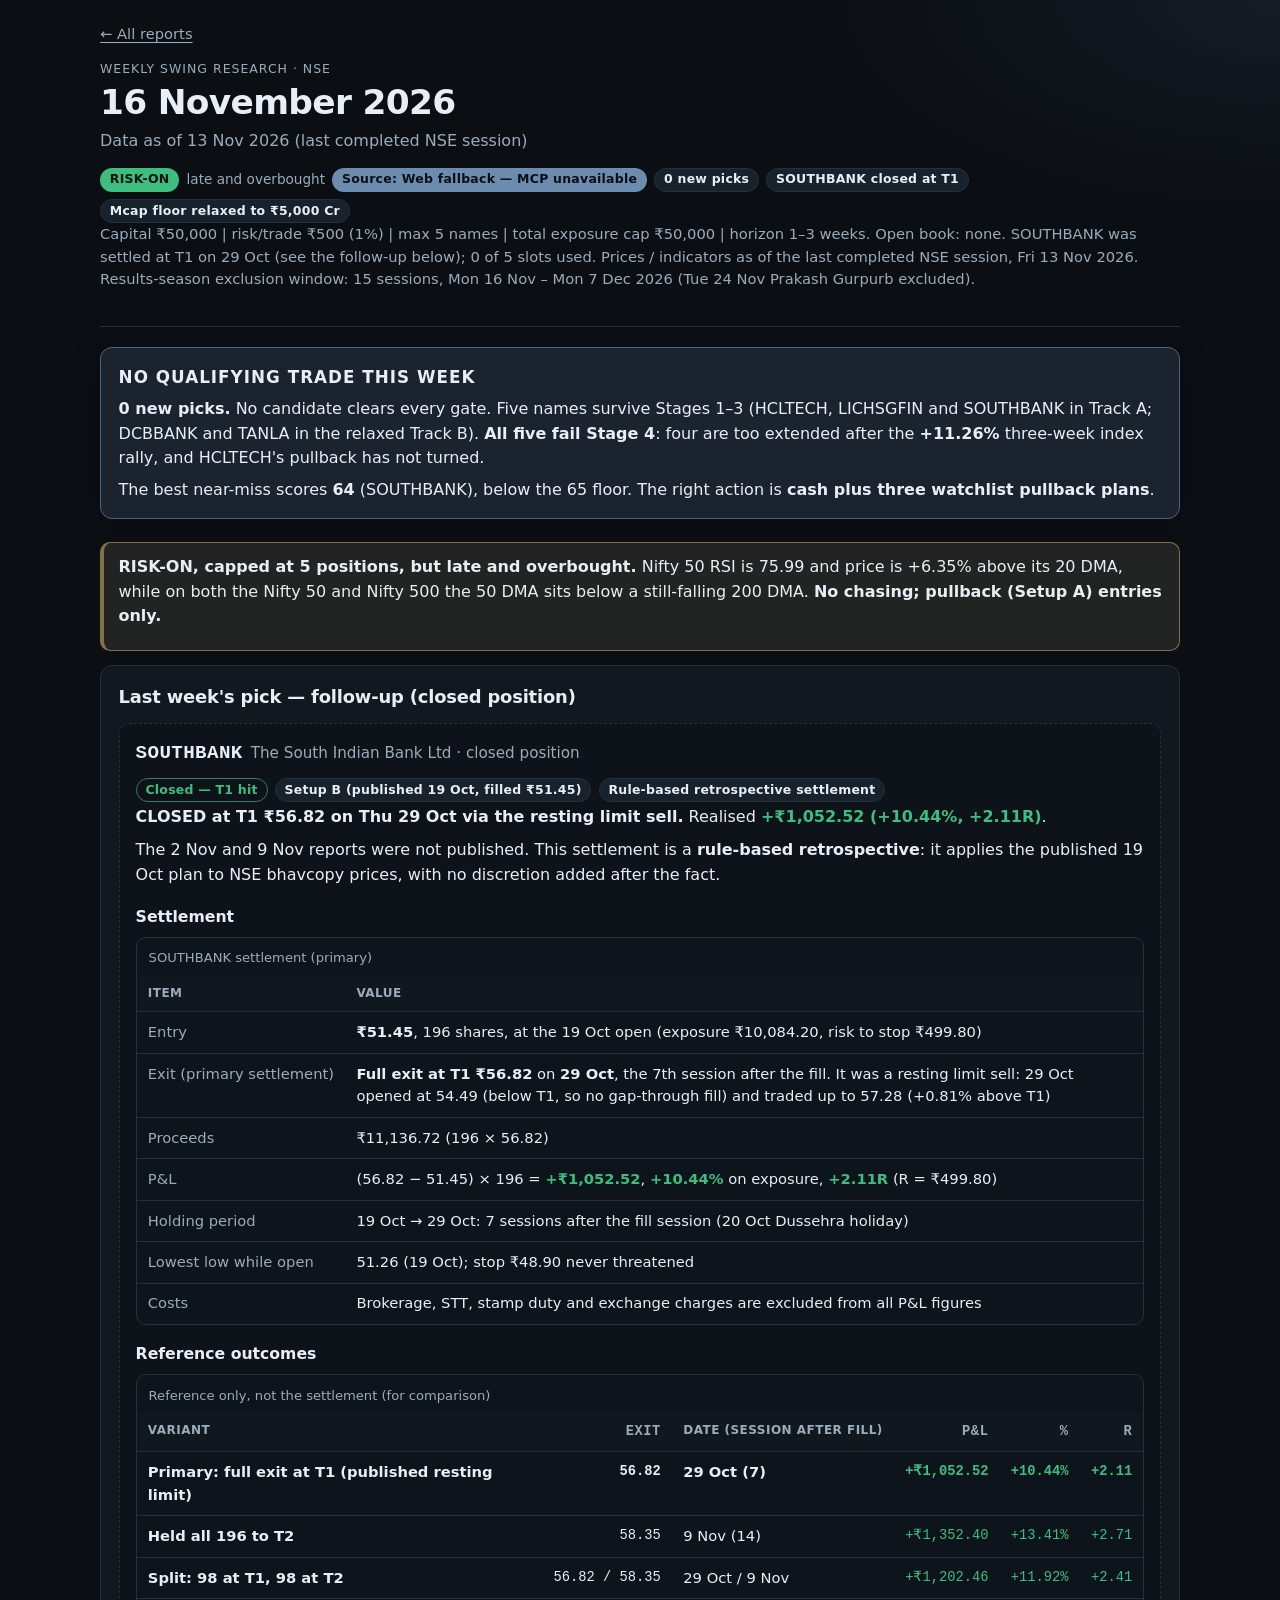
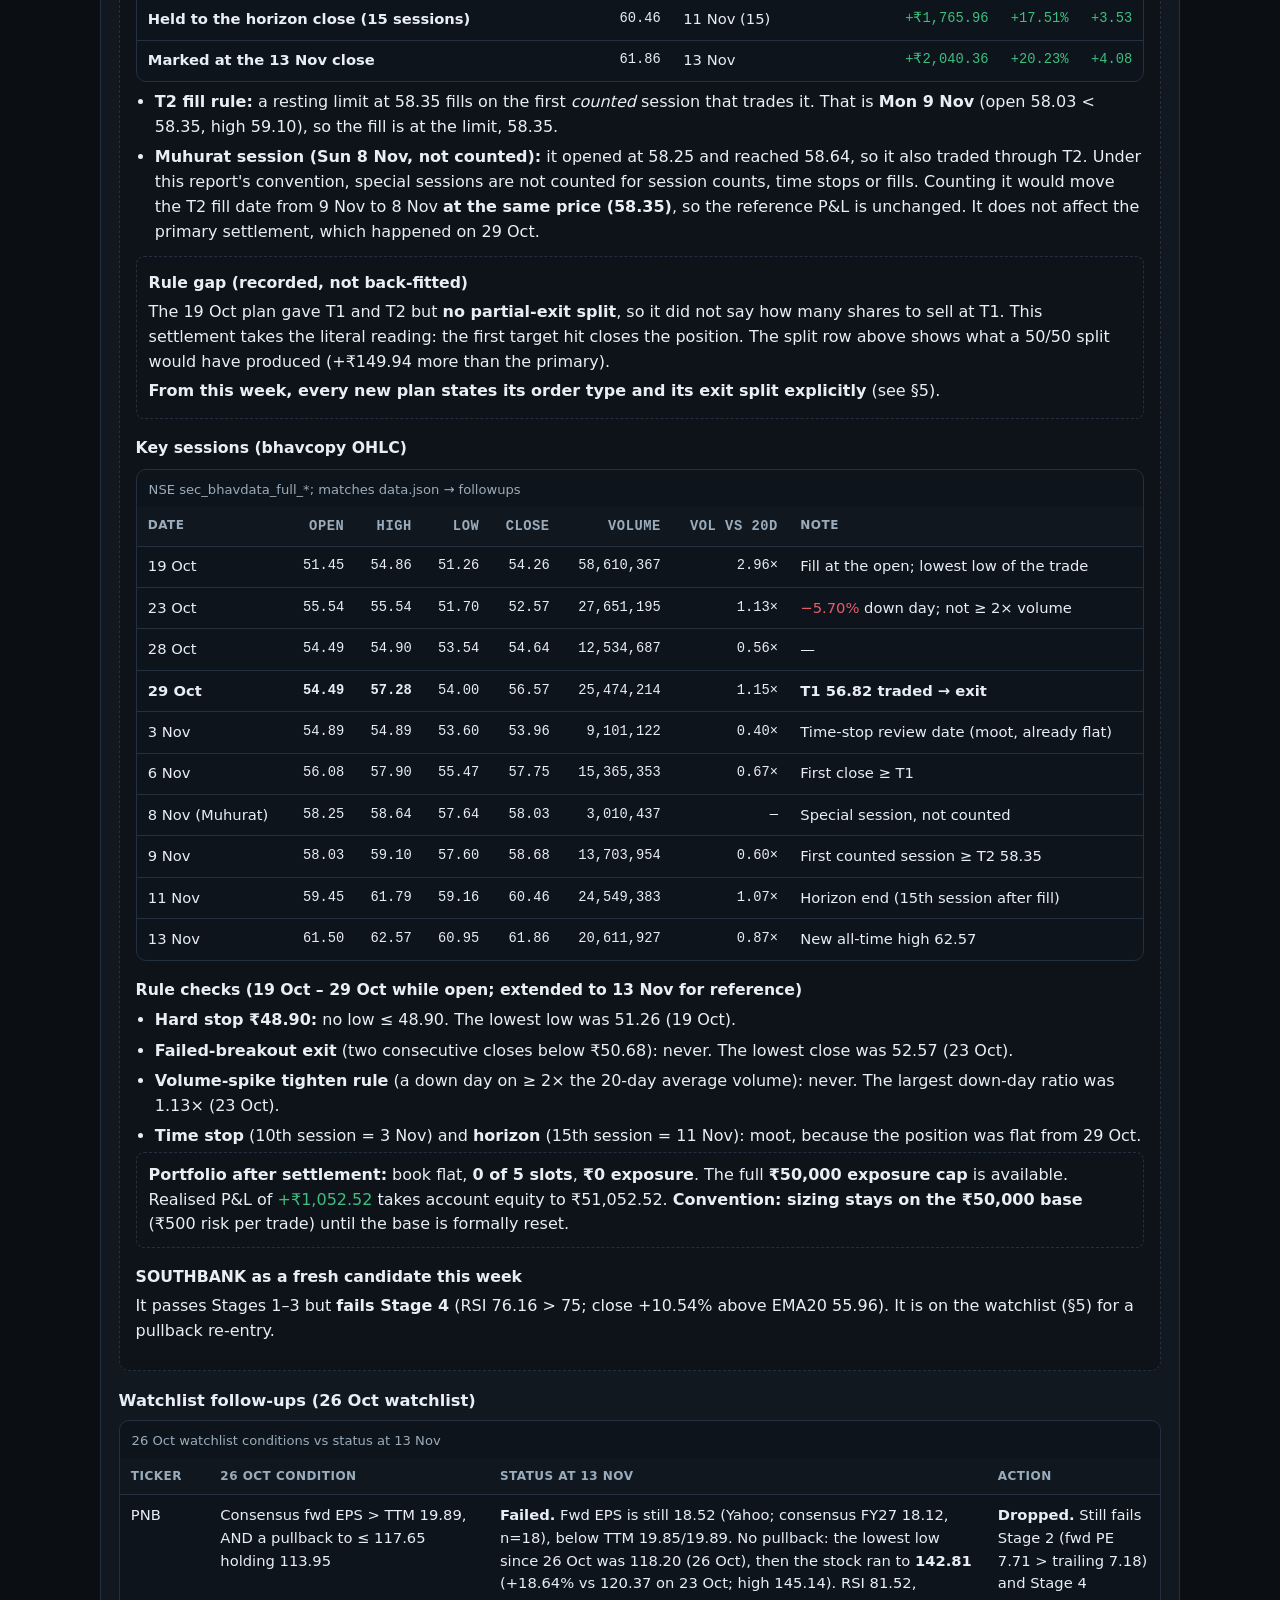
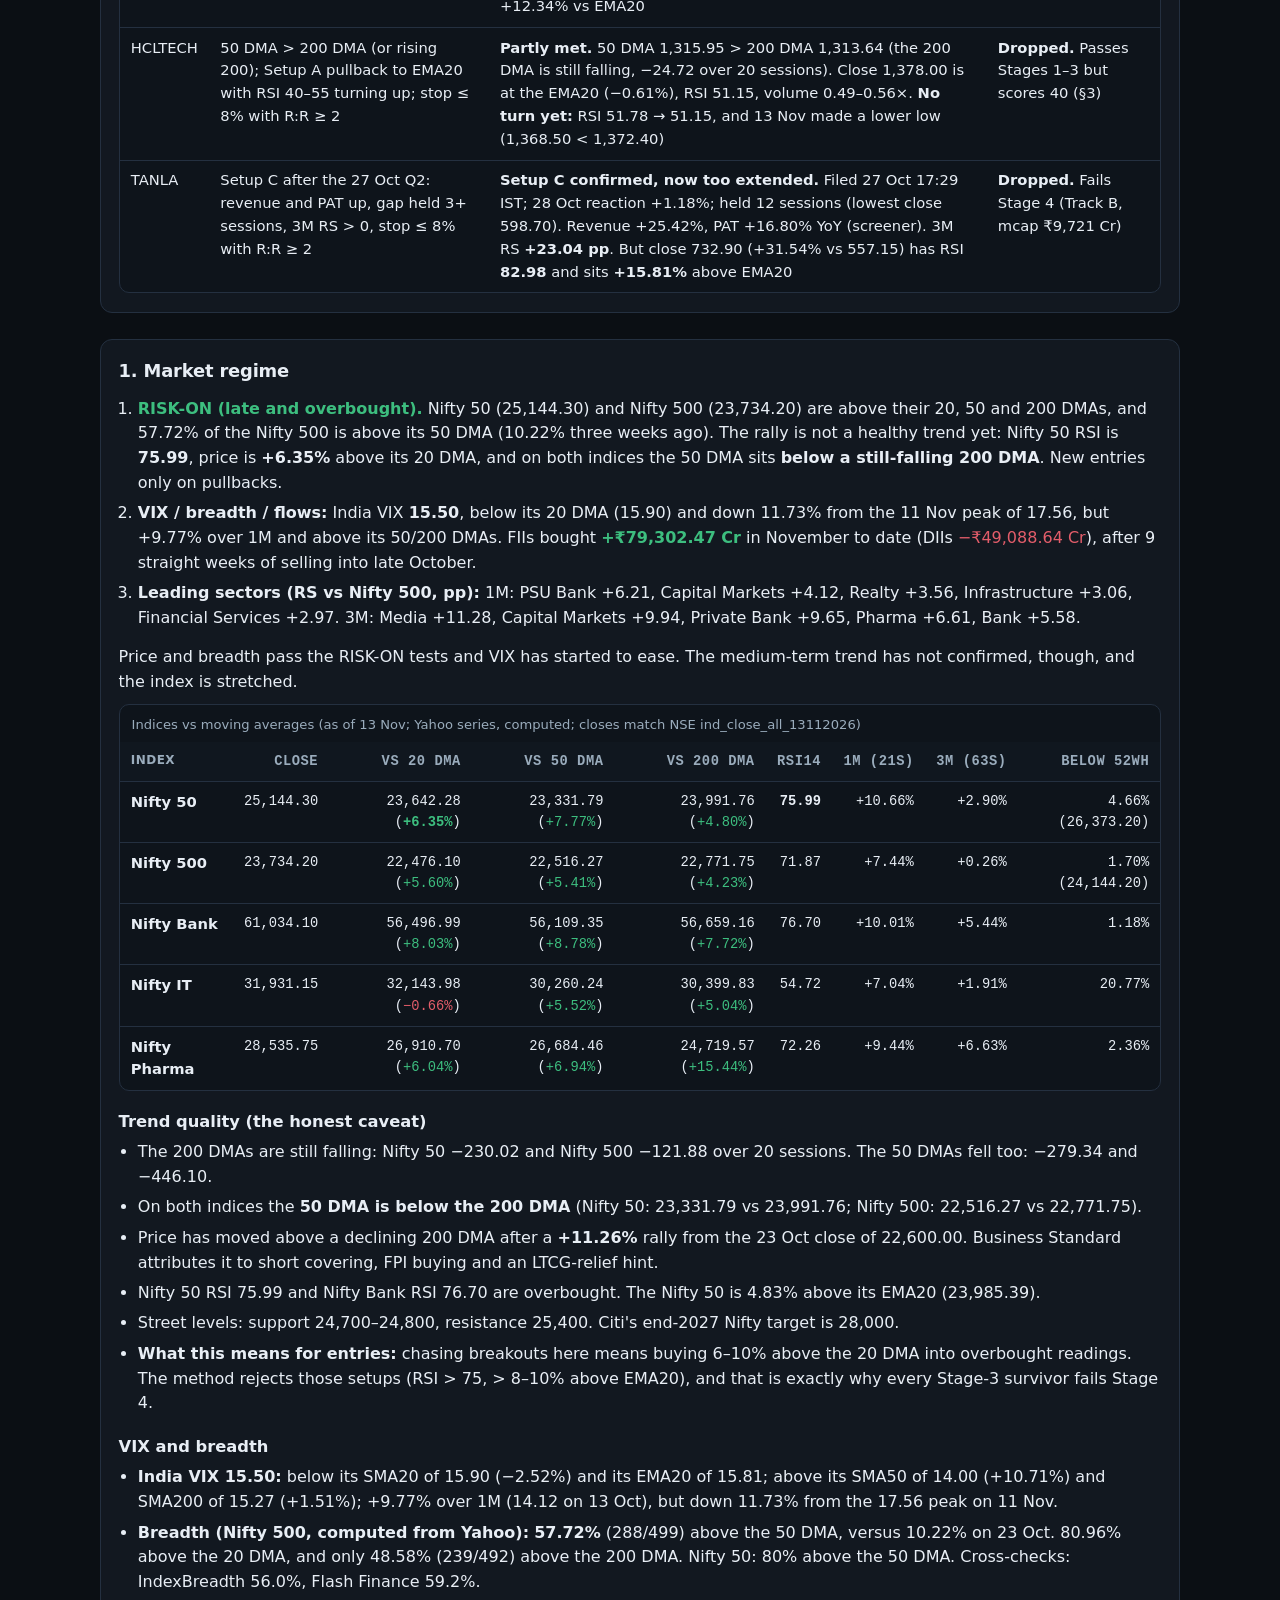
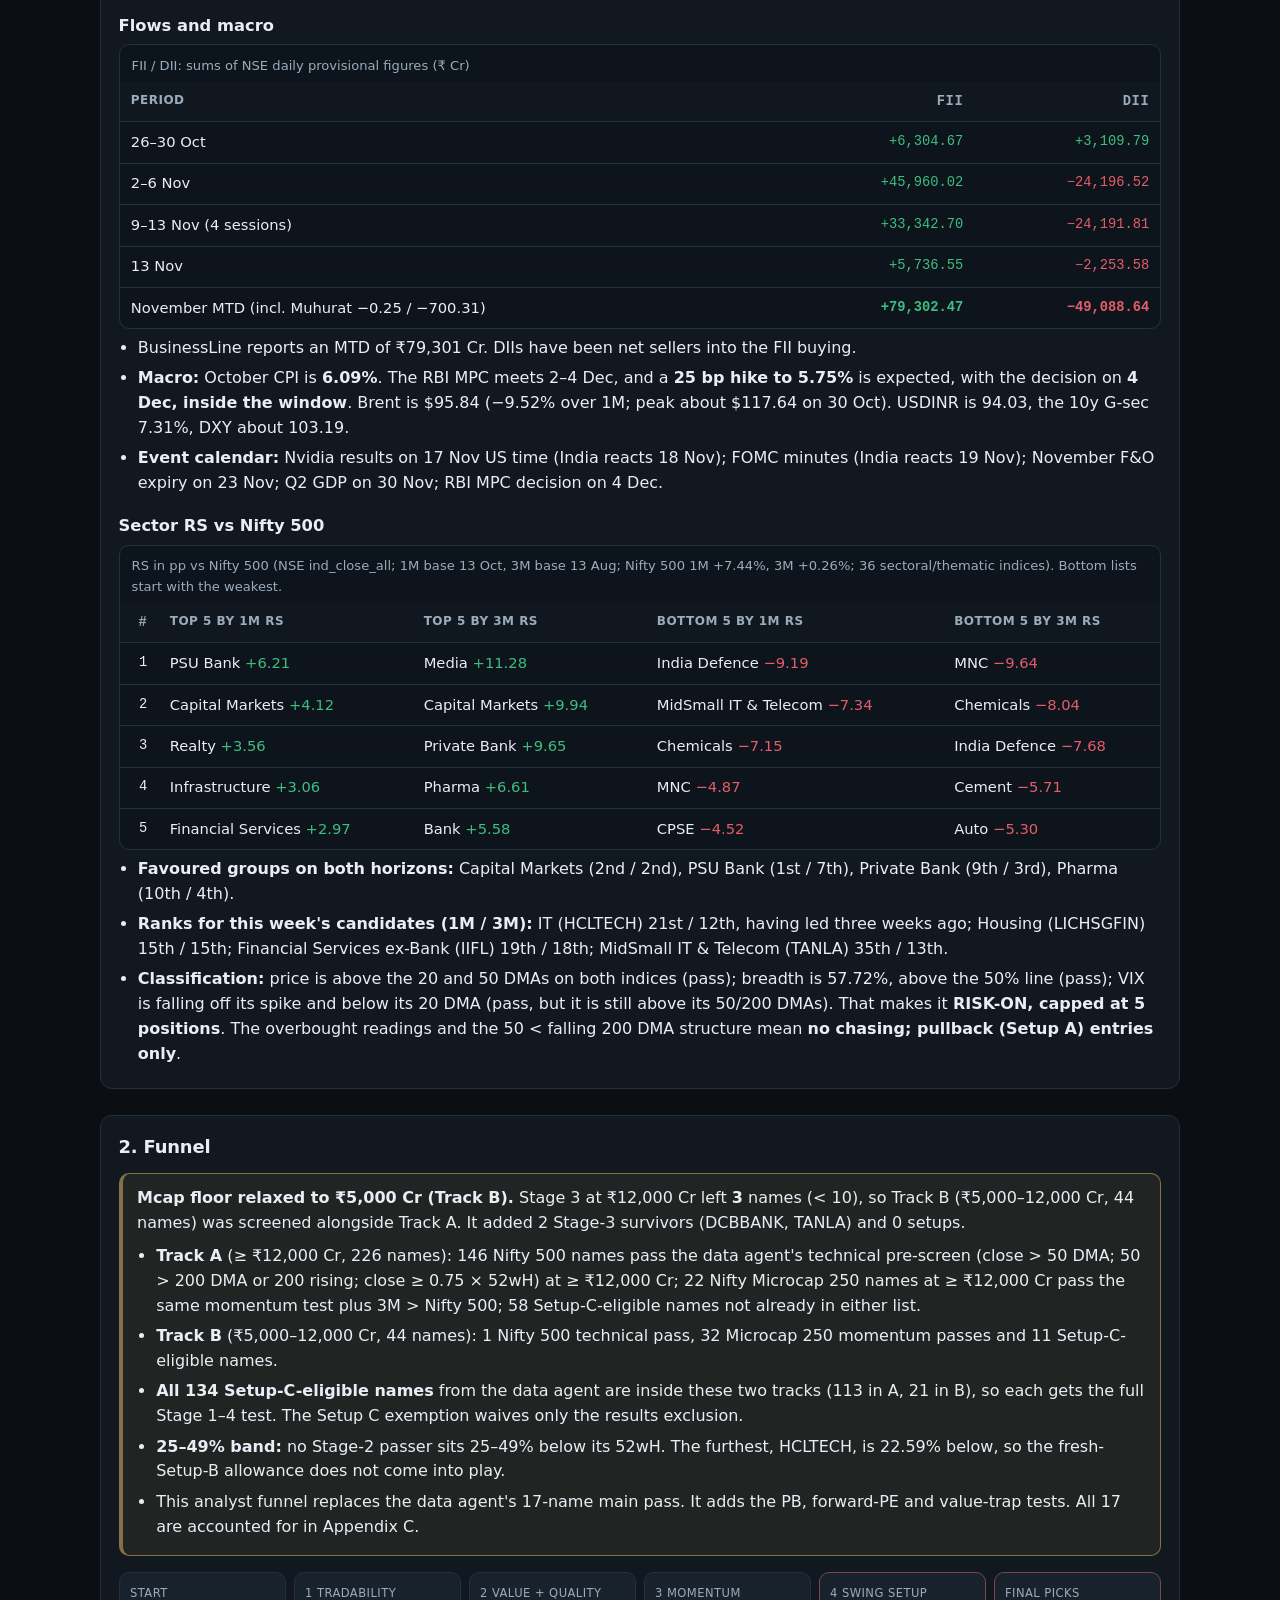
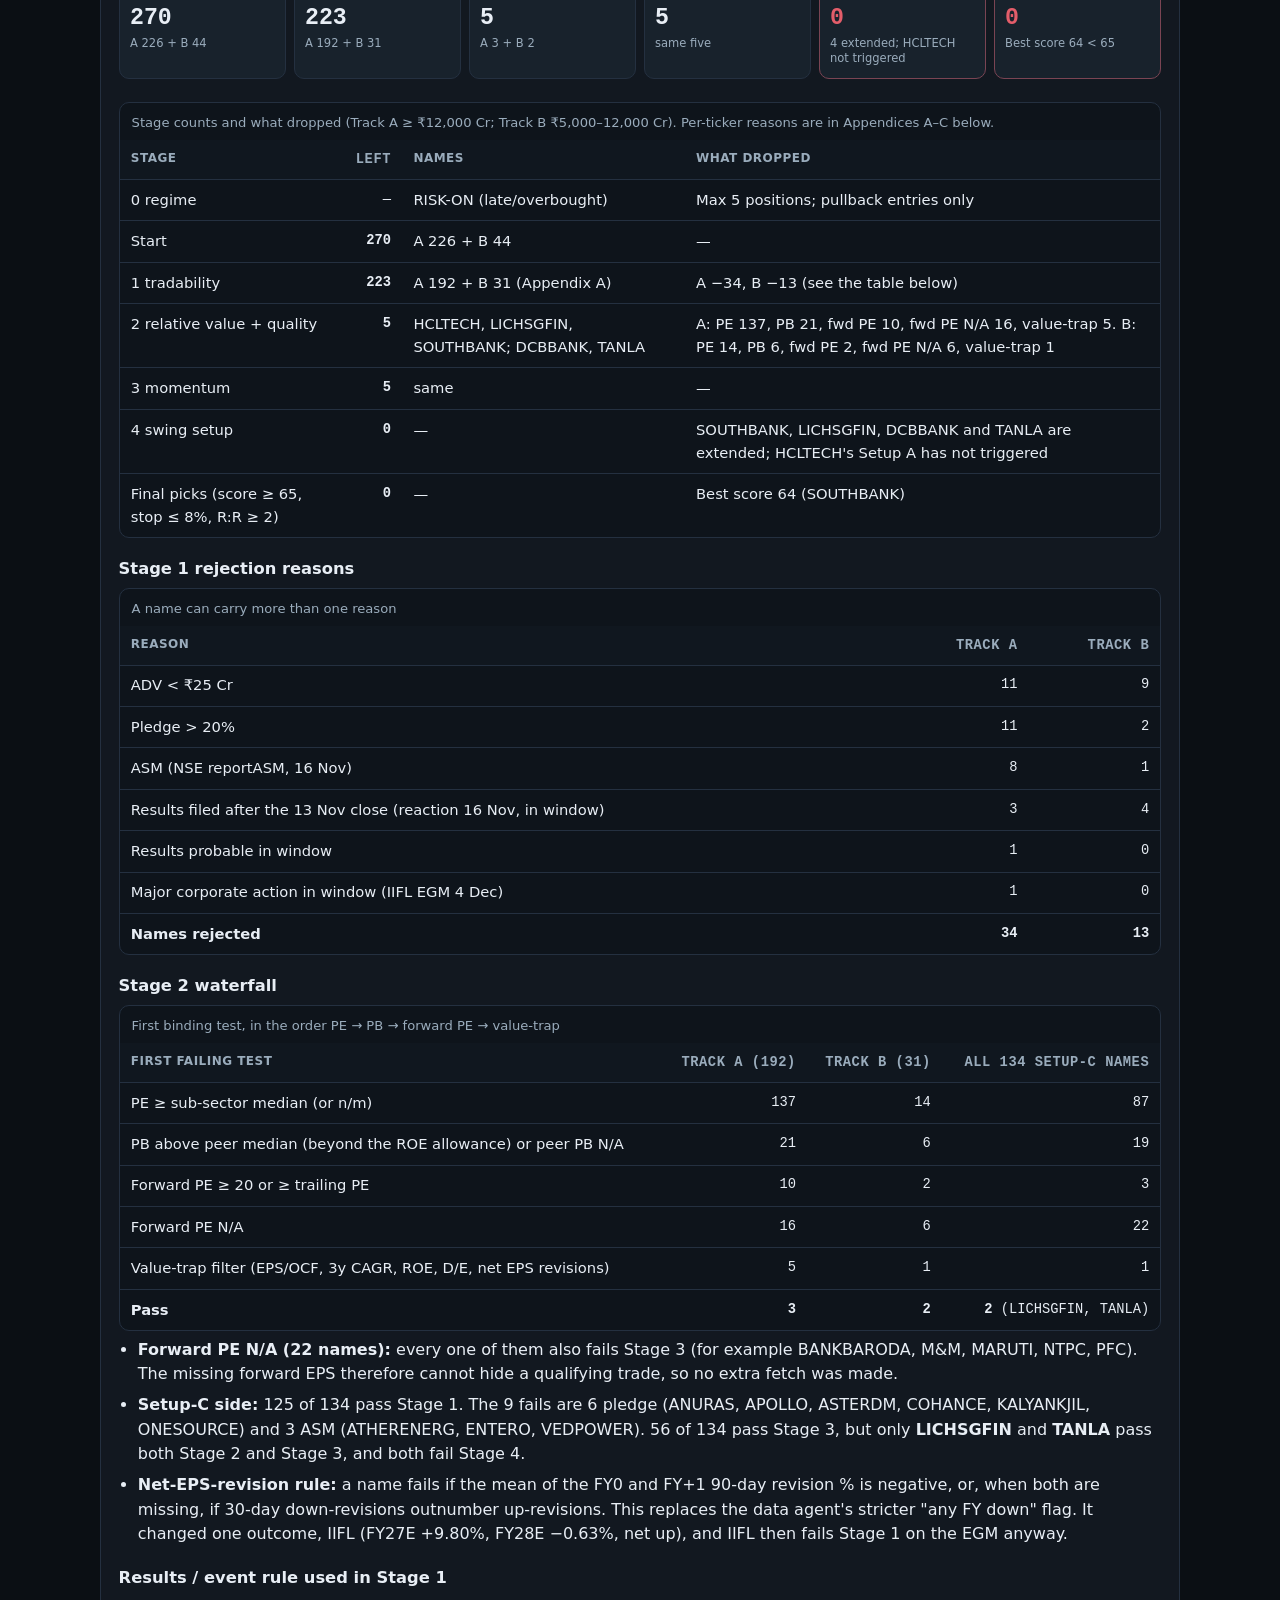
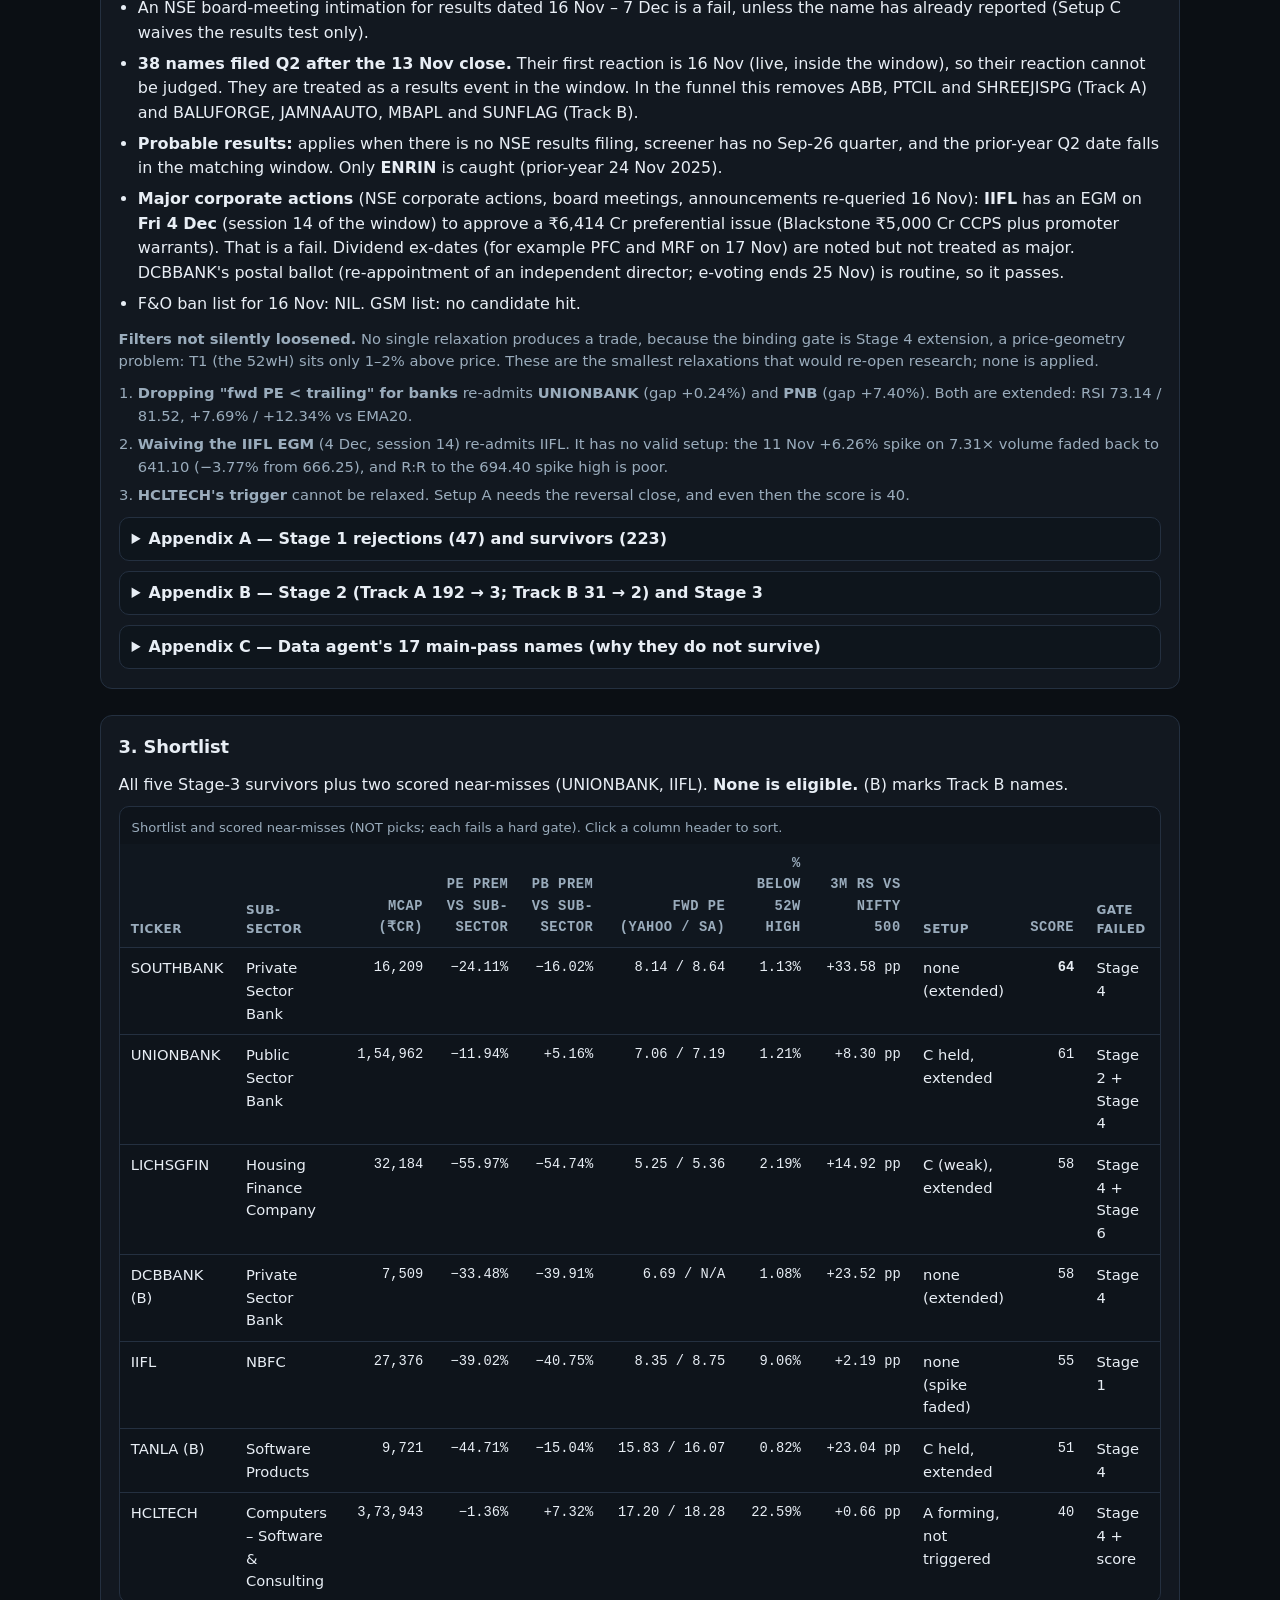
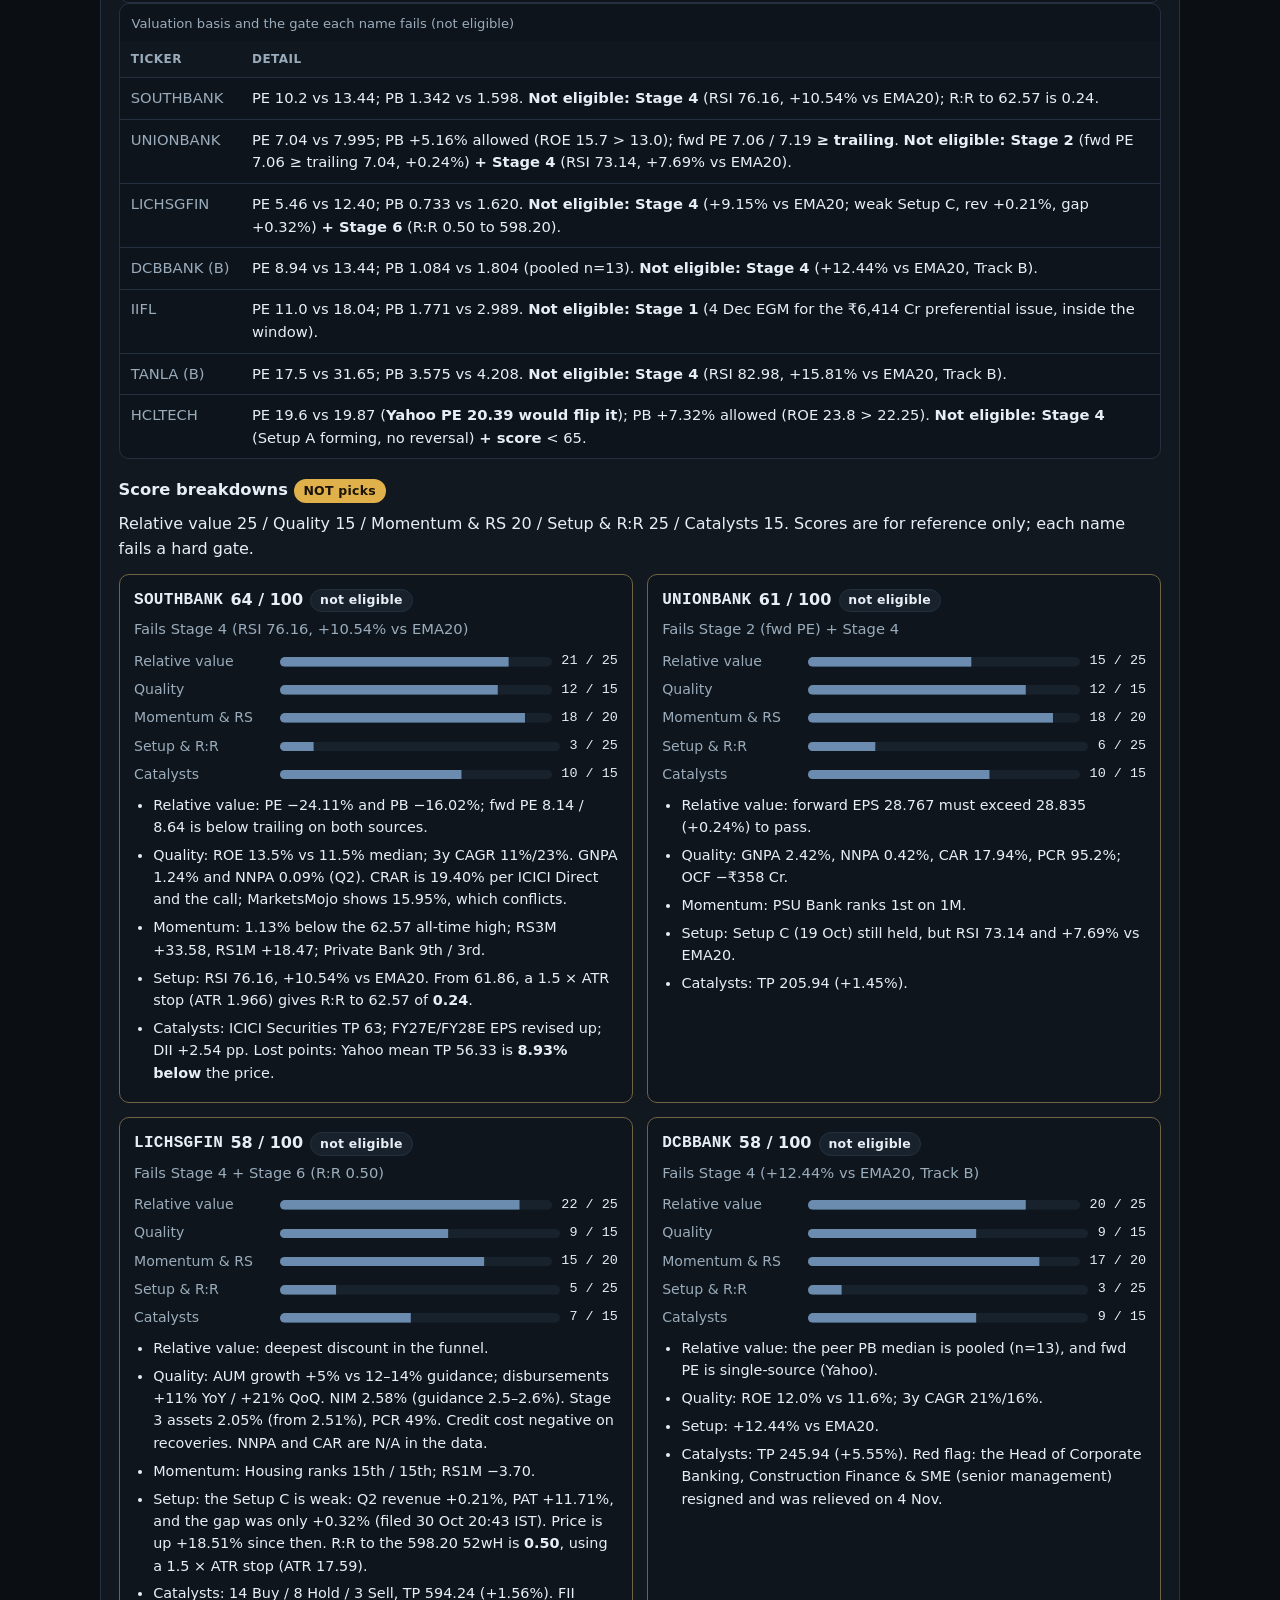
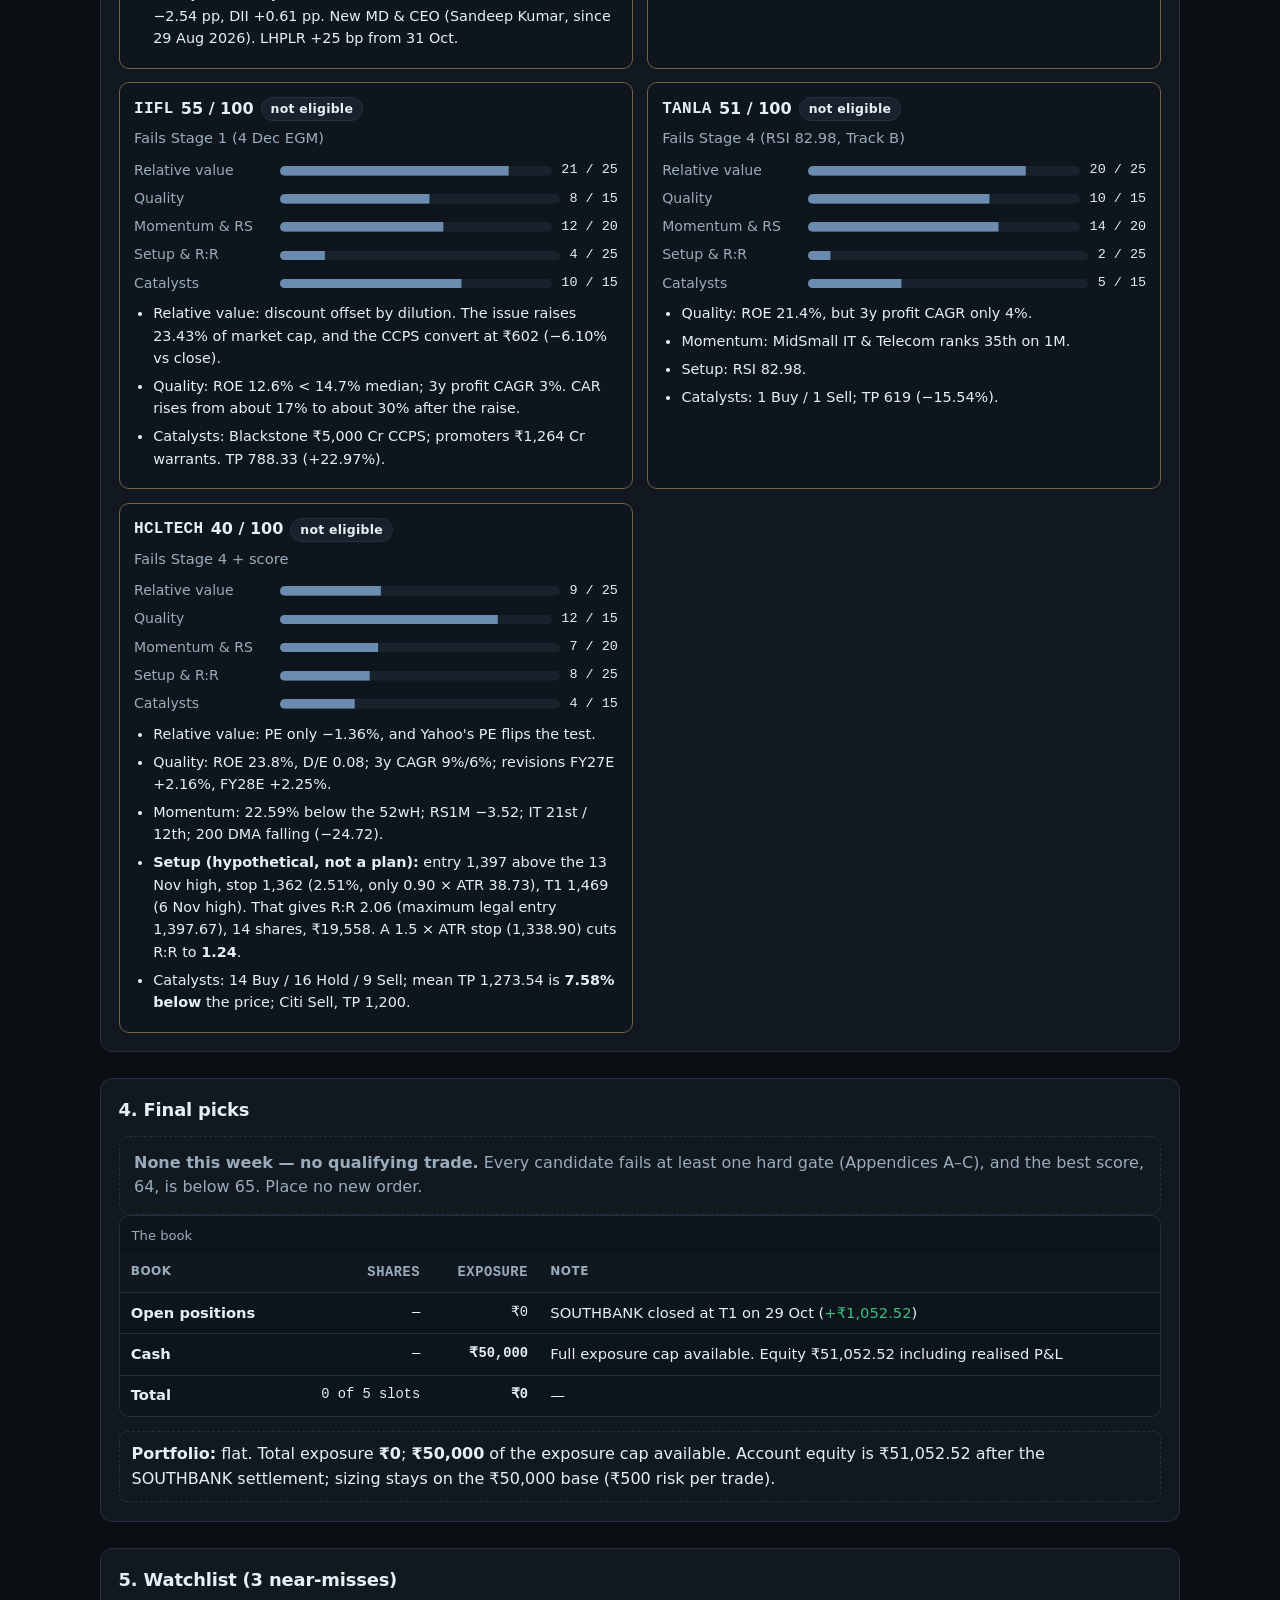
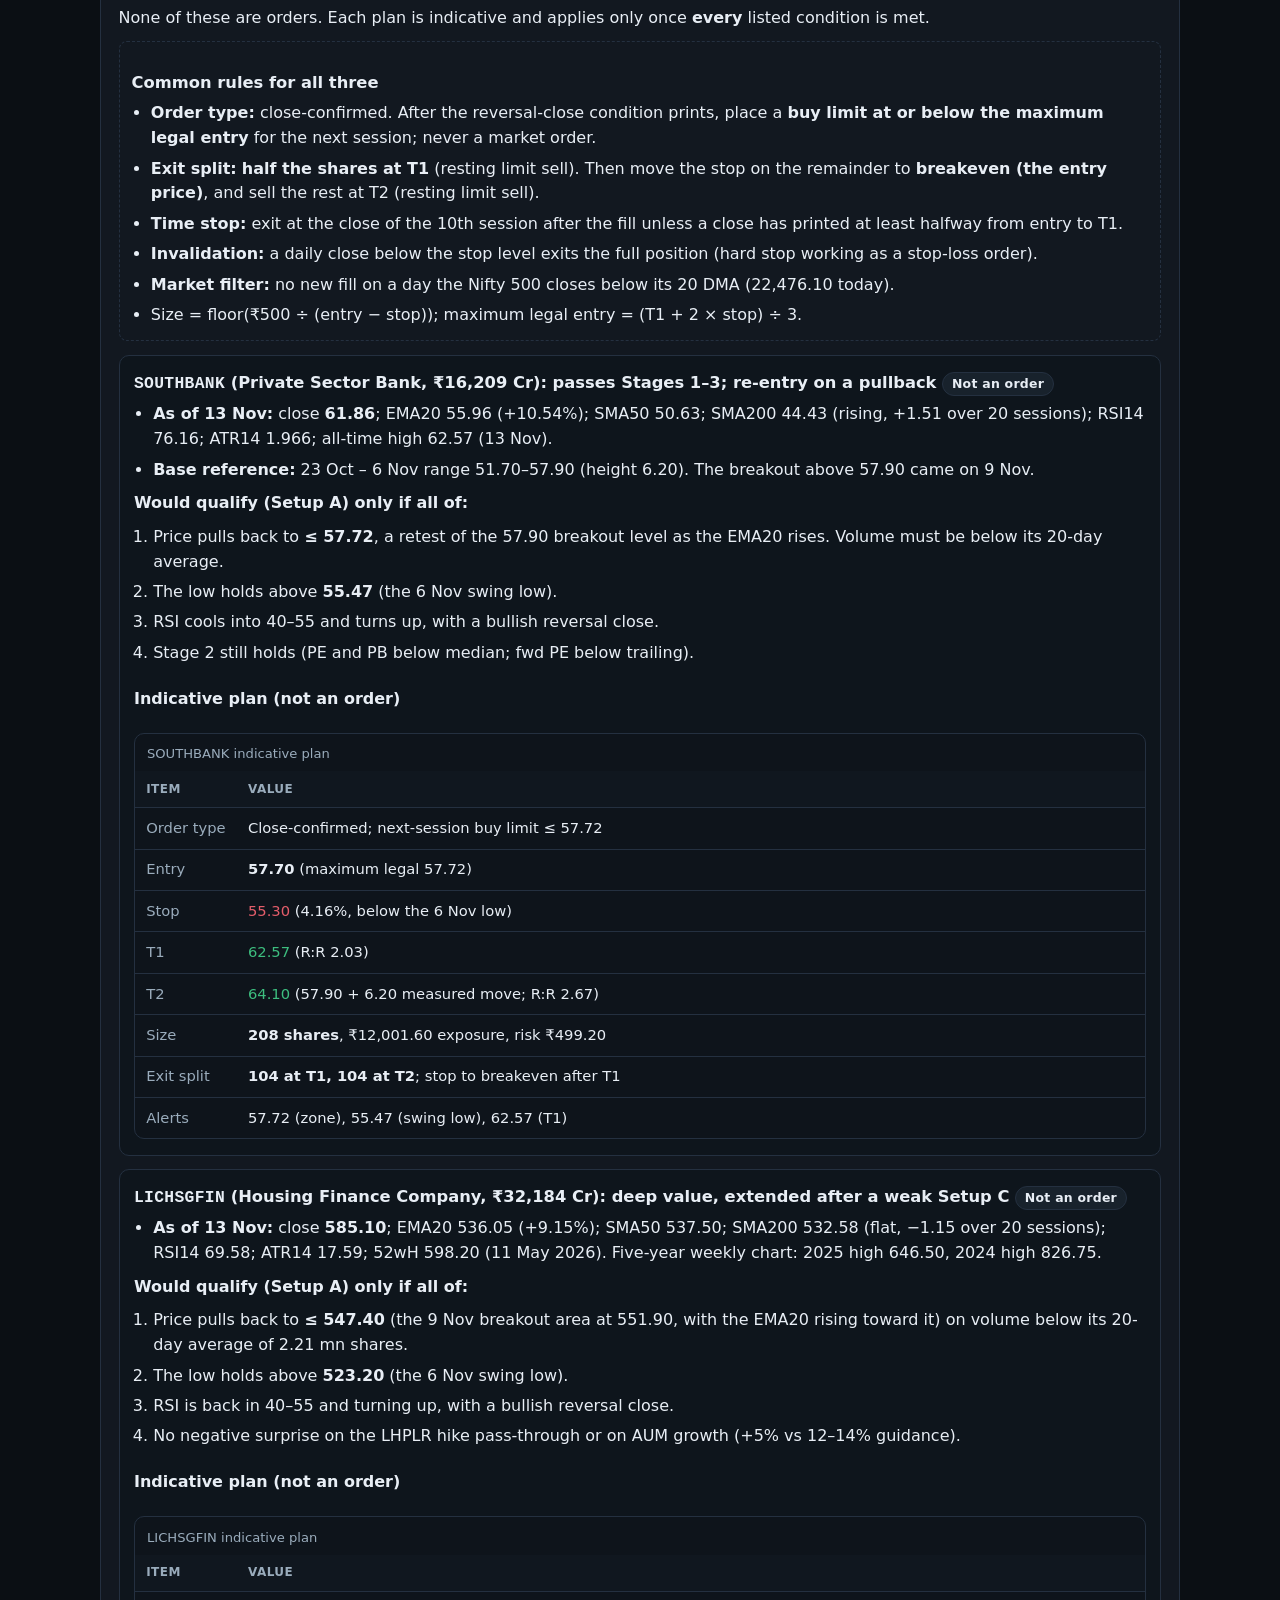
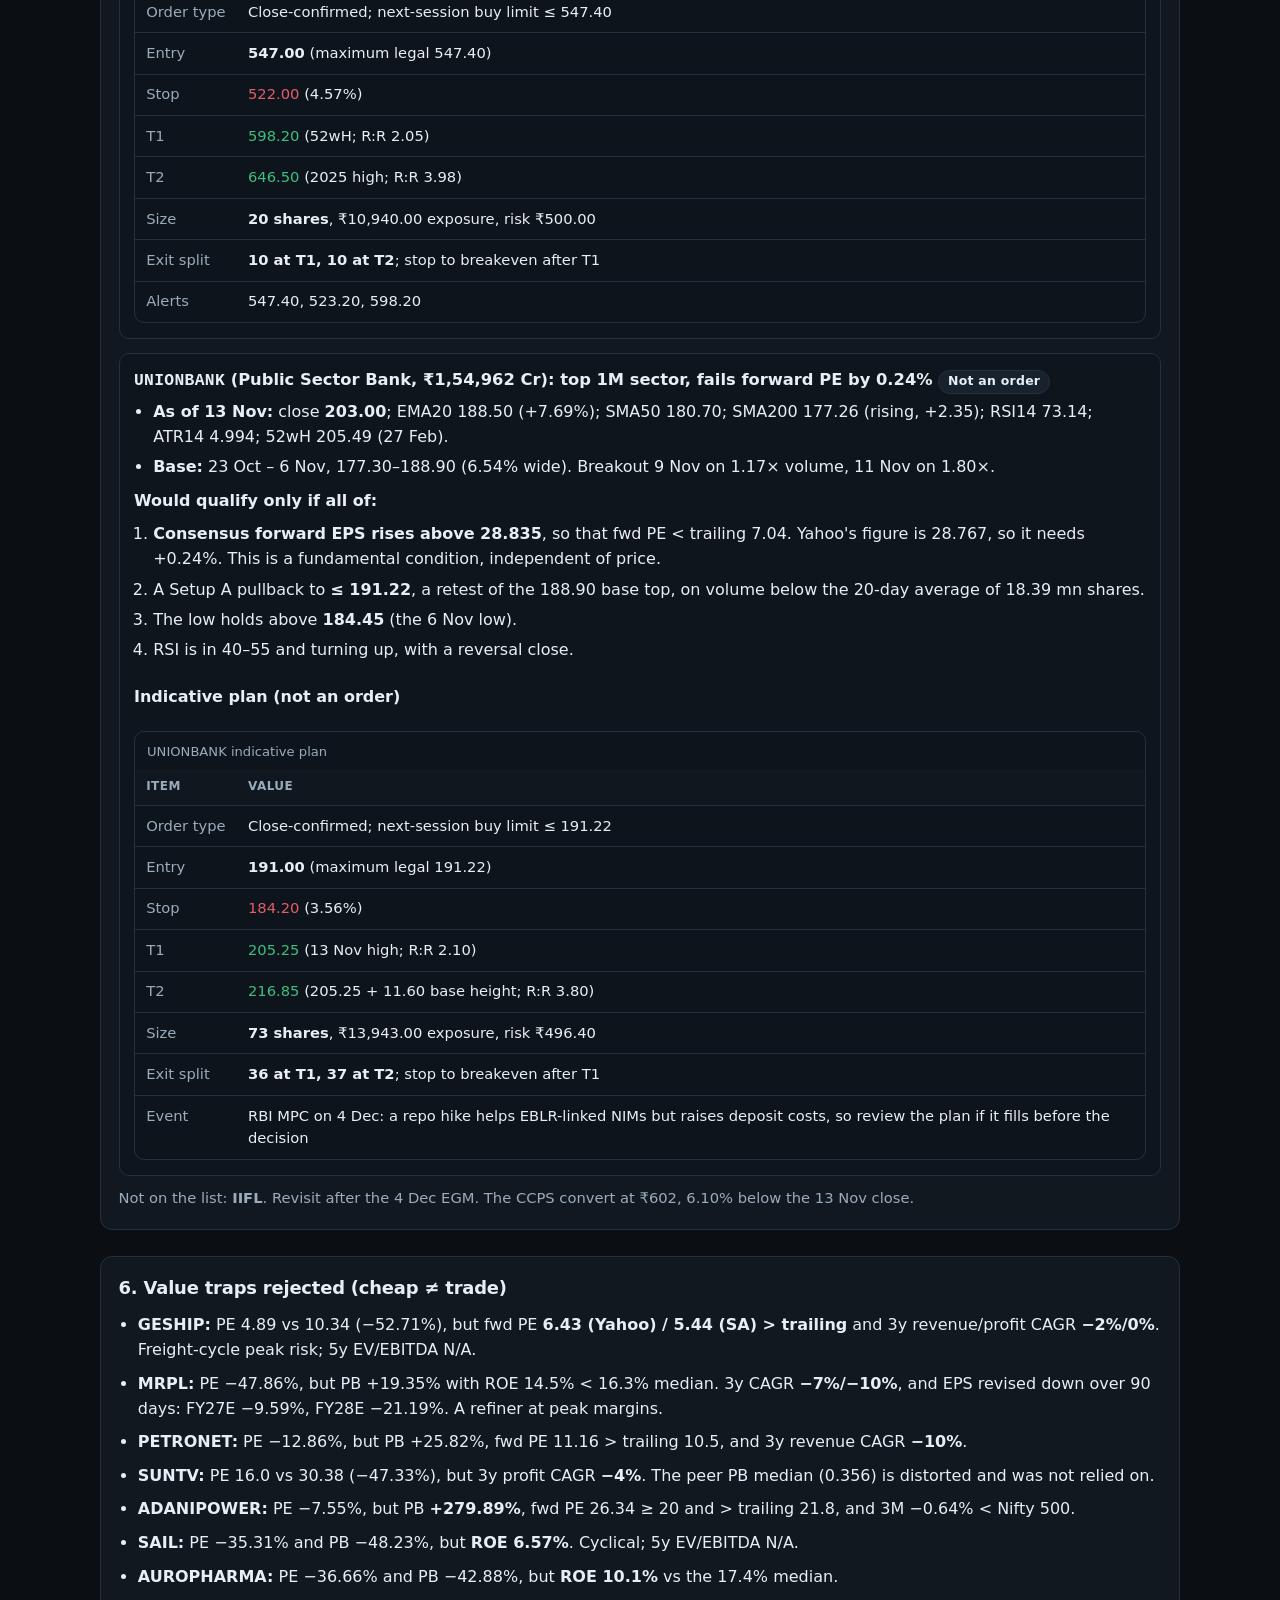
<file: reports/16_nov_2026.html>
<!DOCTYPE html>
<html lang="en">
  <head>
    <meta charset="utf-8">
    <meta name="viewport" content="width=device-width, initial-scale=1">
    <title>16 November 2026 — Weekly Swing Research</title>
    <meta name="description" content="Weekly NSE swing research for 16 November 2026. RISK-ON, late and overbought. No qualifying trade; SOUTHBANK from 19 October closed at T1. Data as of 13 November 2026.">
    <link rel="stylesheet" href="../assets/styles.css">
  </head>
  <body>
    <a class="skip-link" href="#content">Skip to content</a>
    <header class="site-header">
      <a class="back-link" href="../index.html">← All reports</a>
      <p class="kicker">Weekly swing research · NSE</p>
      <h1>16 November 2026</h1>
      <p class="as-of">Data as of 13 Nov 2026 (last completed NSE session)</p>
      <div class="badge-row">
        <span class="badge badge-risk-on">RISK-ON</span>
        <span class="regime-note">late and overbought</span>
        <span class="badge badge-web">Source: Web fallback — MCP unavailable</span>
        <span class="badge badge-muted">0 new picks</span>
        <span class="badge badge-muted">SOUTHBANK closed at T1</span>
        <span class="badge badge-muted">Mcap floor relaxed to ₹5,000 Cr</span>
      </div>
      <p class="meta-line">Capital ₹50,000 | risk/trade ₹500 (1%) | max 5 names | total exposure cap ₹50,000 | horizon 1–3 weeks. Open book: none. SOUTHBANK was settled at T1 on 29 Oct (see the follow-up below); 0 of 5 slots used. Prices / indicators as of the last completed NSE session, Fri 13 Nov 2026. Results-season exclusion window: 15 sessions, Mon 16 Nov – Mon 7 Dec 2026 (Tue 24 Nov Prakash Gurpurb excluded).</p>
    </header>

    <main id="content">
      <div class="banner banner-none" role="status">
        <h2>No qualifying trade this week</h2>
        <p><strong>0 new picks.</strong> No candidate clears every gate. Five names survive Stages 1–3 (HCLTECH, LICHSGFIN and SOUTHBANK in Track A; DCBBANK and TANLA in the relaxed Track B). <strong>All five fail Stage 4</strong>: four are too extended after the <strong>+11.26%</strong> three-week index rally, and HCLTECH's pullback has not turned.</p>
        <p>The best near-miss scores <strong>64</strong> (SOUTHBANK), below the 65 floor. The right action is <strong>cash plus three watchlist pullback plans</strong>.</p>
      </div>

      <div class="callout" role="note">
        <p><strong>RISK-ON, capped at 5 positions, but late and overbought.</strong> Nifty 50 RSI is 75.99 and price is +6.35% above its 20 DMA, while on both the Nifty 50 and Nifty 500 the 50 DMA sits below a still-falling 200 DMA. <strong>No chasing; pullback (Setup A) entries only.</strong></p>
      </div>

      <section id="follow-up" aria-labelledby="follow-up-h">
        <h2 id="follow-up-h">Last week's pick — follow-up (closed position)</h2>

        <article class="pick-card position-card is-closed" aria-labelledby="pos-southbank">
          <h3 id="pos-southbank"><span class="ticker">SOUTHBANK</span> <span class="pick-name">The South Indian Bank Ltd · closed position</span></h3>
          <div class="badge-row">
            <span class="badge badge-closed">Closed — T1 hit</span>
            <span class="badge badge-muted">Setup B (published 19 Oct, filled ₹51.45)</span>
            <span class="badge badge-muted">Rule-based retrospective settlement</span>
          </div>

          <p><strong>CLOSED at T1 ₹56.82 on Thu 29 Oct via the resting limit sell.</strong> Realised <span class="pos"><strong>+₹1,052.52 (+10.44%, +2.11R)</strong></span>.</p>
          <p>The 2 Nov and 9 Nov reports were not published. This settlement is a <strong>rule-based retrospective</strong>: it applies the published 19 Oct plan to NSE bhavcopy prices, with no discretion added after the fact.</p>

          <h4>Settlement</h4>
          <div class="table-wrap">
            <table class="table-kv">
              <caption>SOUTHBANK settlement (primary)</caption>
              <thead>
                <tr>
                  <th scope="col">Item</th>
                  <th scope="col">Value</th>
                </tr>
              </thead>
              <tbody>
                <tr>
                  <td>Entry</td>
                  <td><strong>₹51.45</strong>, 196 shares, at the 19 Oct open (exposure ₹10,084.20, risk to stop ₹499.80)</td>
                </tr>
                <tr>
                  <td>Exit (primary settlement)</td>
                  <td><strong>Full exit at T1 ₹56.82</strong> on <strong>29 Oct</strong>, the 7th session after the fill. It was a resting limit sell: 29 Oct opened at 54.49 (below T1, so no gap-through fill) and traded up to 57.28 (+0.81% above T1)</td>
                </tr>
                <tr>
                  <td>Proceeds</td>
                  <td>₹11,136.72 (196 × 56.82)</td>
                </tr>
                <tr>
                  <td>P&amp;L</td>
                  <td>(56.82 − 51.45) × 196 = <strong class="pos">+₹1,052.52</strong>, <strong class="pos">+10.44%</strong> on exposure, <strong class="pos">+2.11R</strong> (R = ₹499.80)</td>
                </tr>
                <tr>
                  <td>Holding period</td>
                  <td>19 Oct → 29 Oct: 7 sessions after the fill session (20 Oct Dussehra holiday)</td>
                </tr>
                <tr>
                  <td>Lowest low while open</td>
                  <td>51.26 (19 Oct); stop ₹48.90 never threatened</td>
                </tr>
                <tr>
                  <td>Costs</td>
                  <td>Brokerage, STT, stamp duty and exchange charges are excluded from all P&amp;L figures</td>
                </tr>
              </tbody>
            </table>
          </div>

          <h4>Reference outcomes</h4>
          <div class="table-wrap">
            <table class="table-wide">
              <caption>Reference only, not the settlement (for comparison)</caption>
              <thead>
                <tr>
                  <th scope="col">Variant</th>
                  <th class="num" scope="col">Exit</th>
                  <th scope="col">Date (session after fill)</th>
                  <th class="num" scope="col">P&amp;L</th>
                  <th class="num" scope="col">%</th>
                  <th class="num" scope="col">R</th>
                </tr>
              </thead>
              <tbody>
                <tr>
                  <th scope="row">Primary: full exit at T1 (published resting limit)</th>
                  <td class="num"><strong>56.82</strong></td>
                  <td><strong>29 Oct (7)</strong></td>
                  <td class="num"><strong class="pos">+₹1,052.52</strong></td>
                  <td class="num"><strong class="pos">+10.44%</strong></td>
                  <td class="num"><strong class="pos">+2.11</strong></td>
                </tr>
                <tr>
                  <th scope="row">Held all 196 to T2</th>
                  <td class="num">58.35</td>
                  <td>9 Nov (14)</td>
                  <td class="num"><span class="pos">+₹1,352.40</span></td>
                  <td class="num"><span class="pos">+13.41%</span></td>
                  <td class="num"><span class="pos">+2.71</span></td>
                </tr>
                <tr>
                  <th scope="row">Split: 98 at T1, 98 at T2</th>
                  <td class="num">56.82 / 58.35</td>
                  <td>29 Oct / 9 Nov</td>
                  <td class="num"><span class="pos">+₹1,202.46</span></td>
                  <td class="num"><span class="pos">+11.92%</span></td>
                  <td class="num"><span class="pos">+2.41</span></td>
                </tr>
                <tr>
                  <th scope="row">Held to the horizon close (15 sessions)</th>
                  <td class="num">60.46</td>
                  <td>11 Nov (15)</td>
                  <td class="num"><span class="pos">+₹1,765.96</span></td>
                  <td class="num"><span class="pos">+17.51%</span></td>
                  <td class="num"><span class="pos">+3.53</span></td>
                </tr>
                <tr>
                  <th scope="row">Marked at the 13 Nov close</th>
                  <td class="num">61.86</td>
                  <td>13 Nov</td>
                  <td class="num"><span class="pos">+₹2,040.36</span></td>
                  <td class="num"><span class="pos">+20.23%</span></td>
                  <td class="num"><span class="pos">+4.08</span></td>
                </tr>
              </tbody>
            </table>
          </div>
          <ul>
            <li><strong>T2 fill rule:</strong> a resting limit at 58.35 fills on the first <em>counted</em> session that trades it. That is <strong>Mon 9 Nov</strong> (open 58.03 &lt; 58.35, high 59.10), so the fill is at the limit, 58.35.</li>
            <li><strong>Muhurat session (Sun 8 Nov, not counted):</strong> it opened at 58.25 and reached 58.64, so it also traded through T2. Under this report's convention, special sessions are not counted for session counts, time stops or fills. Counting it would move the T2 fill date from 9 Nov to 8 Nov <strong>at the same price (58.35)</strong>, so the reference P&amp;L is unchanged. It does not affect the primary settlement, which happened on 29 Oct.</li>
          </ul>

          <div class="plan-box">
            <h4>Rule gap (recorded, not back-fitted)</h4>
            <p>The 19 Oct plan gave T1 and T2 but <strong>no partial-exit split</strong>, so it did not say how many shares to sell at T1. This settlement takes the literal reading: the first target hit closes the position. The split row above shows what a 50/50 split would have produced (+₹149.94 more than the primary).</p>
            <p><strong>From this week, every new plan states its order type and its exit split explicitly</strong> (see §5).</p>
          </div>

          <h4>Key sessions (bhavcopy OHLC)</h4>
          <div class="table-wrap">
            <table class="table-wide">
              <caption>NSE sec_bhavdata_full_*; matches data.json → followups</caption>
              <thead>
                <tr>
                  <th scope="col">Date</th>
                  <th class="num" scope="col">Open</th>
                  <th class="num" scope="col">High</th>
                  <th class="num" scope="col">Low</th>
                  <th class="num" scope="col">Close</th>
                  <th class="num" scope="col">Volume</th>
                  <th class="num" scope="col">Vol vs 20d</th>
                  <th scope="col">Note</th>
                </tr>
              </thead>
              <tbody>
                <tr>
                  <td>19 Oct</td>
                  <td class="num">51.45</td>
                  <td class="num">54.86</td>
                  <td class="num">51.26</td>
                  <td class="num">54.26</td>
                  <td class="num">58,610,367</td>
                  <td class="num">2.96×</td>
                  <td>Fill at the open; lowest low of the trade</td>
                </tr>
                <tr>
                  <td>23 Oct</td>
                  <td class="num">55.54</td>
                  <td class="num">55.54</td>
                  <td class="num">51.70</td>
                  <td class="num">52.57</td>
                  <td class="num">27,651,195</td>
                  <td class="num">1.13×</td>
                  <td><span class="neg">−5.70%</span> down day; not ≥ 2× volume</td>
                </tr>
                <tr>
                  <td>28 Oct</td>
                  <td class="num">54.49</td>
                  <td class="num">54.90</td>
                  <td class="num">53.54</td>
                  <td class="num">54.64</td>
                  <td class="num">12,534,687</td>
                  <td class="num">0.56×</td>
                  <td>—</td>
                </tr>
                <tr>
                  <td><strong>29 Oct</strong></td>
                  <td class="num"><strong>54.49</strong></td>
                  <td class="num"><strong>57.28</strong></td>
                  <td class="num">54.00</td>
                  <td class="num">56.57</td>
                  <td class="num">25,474,214</td>
                  <td class="num">1.15×</td>
                  <td><strong>T1 56.82 traded → exit</strong></td>
                </tr>
                <tr>
                  <td>3 Nov</td>
                  <td class="num">54.89</td>
                  <td class="num">54.89</td>
                  <td class="num">53.60</td>
                  <td class="num">53.96</td>
                  <td class="num">9,101,122</td>
                  <td class="num">0.40×</td>
                  <td>Time-stop review date (moot, already flat)</td>
                </tr>
                <tr>
                  <td>6 Nov</td>
                  <td class="num">56.08</td>
                  <td class="num">57.90</td>
                  <td class="num">55.47</td>
                  <td class="num">57.75</td>
                  <td class="num">15,365,353</td>
                  <td class="num">0.67×</td>
                  <td>First close ≥ T1</td>
                </tr>
                <tr>
                  <td>8 Nov (Muhurat)</td>
                  <td class="num">58.25</td>
                  <td class="num">58.64</td>
                  <td class="num">57.64</td>
                  <td class="num">58.03</td>
                  <td class="num">3,010,437</td>
                  <td class="num">—</td>
                  <td>Special session, not counted</td>
                </tr>
                <tr>
                  <td>9 Nov</td>
                  <td class="num">58.03</td>
                  <td class="num">59.10</td>
                  <td class="num">57.60</td>
                  <td class="num">58.68</td>
                  <td class="num">13,703,954</td>
                  <td class="num">0.60×</td>
                  <td>First counted session ≥ T2 58.35</td>
                </tr>
                <tr>
                  <td>11 Nov</td>
                  <td class="num">59.45</td>
                  <td class="num">61.79</td>
                  <td class="num">59.16</td>
                  <td class="num">60.46</td>
                  <td class="num">24,549,383</td>
                  <td class="num">1.07×</td>
                  <td>Horizon end (15th session after fill)</td>
                </tr>
                <tr>
                  <td>13 Nov</td>
                  <td class="num">61.50</td>
                  <td class="num">62.57</td>
                  <td class="num">60.95</td>
                  <td class="num">61.86</td>
                  <td class="num">20,611,927</td>
                  <td class="num">0.87×</td>
                  <td>New all-time high 62.57</td>
                </tr>
              </tbody>
            </table>
          </div>

          <h4>Rule checks (19 Oct – 29 Oct while open; extended to 13 Nov for reference)</h4>
          <ul>
            <li><strong>Hard stop ₹48.90:</strong> no low ≤ 48.90. The lowest low was 51.26 (19 Oct).</li>
            <li><strong>Failed-breakout exit</strong> (two consecutive closes below ₹50.68): never. The lowest close was 52.57 (23 Oct).</li>
            <li><strong>Volume-spike tighten rule</strong> (a down day on ≥ 2× the 20-day average volume): never. The largest down-day ratio was 1.13× (23 Oct).</li>
            <li><strong>Time stop</strong> (10th session = 3 Nov) and <strong>horizon</strong> (15th session = 11 Nov): moot, because the position was flat from 29 Oct.</li>
          </ul>

          <p class="portfolio-line"><strong>Portfolio after settlement:</strong> book flat, <strong>0 of 5 slots</strong>, <strong>₹0 exposure</strong>. The full <strong>₹50,000 exposure cap</strong> is available. Realised P&amp;L of <span class="pos">+₹1,052.52</span> takes account equity to ₹51,052.52. <strong>Convention: sizing stays on the ₹50,000 base</strong> (₹500 risk per trade) until the base is formally reset.</p>

          <h4>SOUTHBANK as a fresh candidate this week</h4>
          <p>It passes Stages 1–3 but <strong>fails Stage 4</strong> (RSI 76.16 &gt; 75; close +10.54% above EMA20 55.96). It is on the watchlist (§5) for a pullback re-entry.</p>
        </article>

        <h3>Watchlist follow-ups (26 Oct watchlist)</h3>
        <div class="table-wrap">
          <table class="table-wide">
            <caption>26 Oct watchlist conditions vs status at 13 Nov</caption>
            <thead>
              <tr>
                <th scope="col">Ticker</th>
                <th scope="col">26 Oct condition</th>
                <th scope="col">Status at 13 Nov</th>
                <th scope="col">Action</th>
              </tr>
            </thead>
            <tbody>
              <tr>
                <td>PNB</td>
                <td>Consensus fwd EPS &gt; TTM 19.89, AND a pullback to ≤ 117.65 holding 113.95</td>
                <td><strong>Failed.</strong> Fwd EPS is still 18.52 (Yahoo; consensus FY27 18.12, n=18), below TTM 19.85/19.89. No pullback: the lowest low since 26 Oct was 118.20 (26 Oct), then the stock ran to <strong>142.81</strong> (+18.64% vs 120.37 on 23 Oct; high 145.14). RSI 81.52, +12.34% vs EMA20</td>
                <td><strong>Dropped.</strong> Still fails Stage 2 (fwd PE 7.71 &gt; trailing 7.18) and Stage 4</td>
              </tr>
              <tr>
                <td>HCLTECH</td>
                <td>50 DMA &gt; 200 DMA (or rising 200); Setup A pullback to EMA20 with RSI 40–55 turning up; stop ≤ 8% with R:R ≥ 2</td>
                <td><strong>Partly met.</strong> 50 DMA 1,315.95 &gt; 200 DMA 1,313.64 (the 200 DMA is still falling, −24.72 over 20 sessions). Close 1,378.00 is at the EMA20 (−0.61%), RSI 51.15, volume 0.49–0.56×. <strong>No turn yet:</strong> RSI 51.78 → 51.15, and 13 Nov made a lower low (1,368.50 &lt; 1,372.40)</td>
                <td><strong>Dropped.</strong> Passes Stages 1–3 but scores 40 (§3)</td>
              </tr>
              <tr>
                <td>TANLA</td>
                <td>Setup C after the 27 Oct Q2: revenue and PAT up, gap held 3+ sessions, 3M RS &gt; 0, stop ≤ 8% with R:R ≥ 2</td>
                <td><strong>Setup C confirmed, now too extended.</strong> Filed 27 Oct 17:29 IST; 28 Oct reaction +1.18%; held 12 sessions (lowest close 598.70). Revenue +25.42%, PAT +16.80% YoY (screener). 3M RS <strong>+23.04 pp</strong>. But close 732.90 (+31.54% vs 557.15) has RSI <strong>82.98</strong> and sits <strong>+15.81%</strong> above EMA20</td>
                <td><strong>Dropped.</strong> Fails Stage 4 (Track B, mcap ₹9,721 Cr)</td>
              </tr>
            </tbody>
          </table>
        </div>
      </section>

      <section id="regime" aria-labelledby="regime-h">
        <h2 id="regime-h">1. Market regime</h2>
        <ol class="regime-lines">
          <li><strong class="pos">RISK-ON (late and overbought).</strong> Nifty 50 (25,144.30) and Nifty 500 (23,734.20) are above their 20, 50 and 200 DMAs, and 57.72% of the Nifty 500 is above its 50 DMA (10.22% three weeks ago). The rally is not a healthy trend yet: Nifty 50 RSI is <strong>75.99</strong>, price is <strong>+6.35%</strong> above its 20 DMA, and on both indices the 50 DMA sits <strong>below a still-falling 200 DMA</strong>. New entries only on pullbacks.</li>
          <li><strong>VIX / breadth / flows:</strong> India VIX <strong>15.50</strong>, below its 20 DMA (15.90) and down 11.73% from the 11 Nov peak of 17.56, but +9.77% over 1M and above its 50/200 DMAs. FIIs bought <strong class="pos">+₹79,302.47 Cr</strong> in November to date (DIIs <span class="neg">−₹49,088.64 Cr</span>), after 9 straight weeks of selling into late October.</li>
          <li><strong>Leading sectors (RS vs Nifty 500, pp):</strong> 1M: PSU Bank +6.21, Capital Markets +4.12, Realty +3.56, Infrastructure +3.06, Financial Services +2.97. 3M: Media +11.28, Capital Markets +9.94, Private Bank +9.65, Pharma +6.61, Bank +5.58.</li>
        </ol>
        <p>Price and breadth pass the RISK-ON tests and VIX has started to ease. The medium-term trend has not confirmed, though, and the index is stretched.</p>

        <div class="table-wrap">
          <table class="table-wide">
            <caption>Indices vs moving averages (as of 13 Nov; Yahoo series, computed; closes match NSE ind_close_all_13112026)</caption>
            <thead>
              <tr>
                <th scope="col">Index</th>
                <th class="num" scope="col">Close</th>
                <th class="num" scope="col">vs 20 DMA</th>
                <th class="num" scope="col">vs 50 DMA</th>
                <th class="num" scope="col">vs 200 DMA</th>
                <th class="num" scope="col">RSI14</th>
                <th class="num" scope="col">1M (21s)</th>
                <th class="num" scope="col">3M (63s)</th>
                <th class="num" scope="col">Below 52wH</th>
              </tr>
            </thead>
            <tbody>
              <tr>
                <th scope="row">Nifty 50</th>
                <td class="num">25,144.30</td>
                <td class="num">23,642.28 (<span class="pos"><strong>+6.35%</strong></span>)</td>
                <td class="num">23,331.79 (<span class="pos">+7.77%</span>)</td>
                <td class="num">23,991.76 (<span class="pos">+4.80%</span>)</td>
                <td class="num"><strong>75.99</strong></td>
                <td class="num">+10.66%</td>
                <td class="num">+2.90%</td>
                <td class="num">4.66% (26,373.20)</td>
              </tr>
              <tr>
                <th scope="row">Nifty 500</th>
                <td class="num">23,734.20</td>
                <td class="num">22,476.10 (<span class="pos">+5.60%</span>)</td>
                <td class="num">22,516.27 (<span class="pos">+5.41%</span>)</td>
                <td class="num">22,771.75 (<span class="pos">+4.23%</span>)</td>
                <td class="num">71.87</td>
                <td class="num">+7.44%</td>
                <td class="num">+0.26%</td>
                <td class="num">1.70% (24,144.20)</td>
              </tr>
              <tr>
                <th scope="row">Nifty Bank</th>
                <td class="num">61,034.10</td>
                <td class="num">56,496.99 (<span class="pos">+8.03%</span>)</td>
                <td class="num">56,109.35 (<span class="pos">+8.78%</span>)</td>
                <td class="num">56,659.16 (<span class="pos">+7.72%</span>)</td>
                <td class="num">76.70</td>
                <td class="num">+10.01%</td>
                <td class="num">+5.44%</td>
                <td class="num">1.18%</td>
              </tr>
              <tr>
                <th scope="row">Nifty IT</th>
                <td class="num">31,931.15</td>
                <td class="num">32,143.98 (<span class="neg">−0.66%</span>)</td>
                <td class="num">30,260.24 (<span class="pos">+5.52%</span>)</td>
                <td class="num">30,399.83 (<span class="pos">+5.04%</span>)</td>
                <td class="num">54.72</td>
                <td class="num">+7.04%</td>
                <td class="num">+1.91%</td>
                <td class="num">20.77%</td>
              </tr>
              <tr>
                <th scope="row">Nifty Pharma</th>
                <td class="num">28,535.75</td>
                <td class="num">26,910.70 (<span class="pos">+6.04%</span>)</td>
                <td class="num">26,684.46 (<span class="pos">+6.94%</span>)</td>
                <td class="num">24,719.57 (<span class="pos">+15.44%</span>)</td>
                <td class="num">72.26</td>
                <td class="num">+9.44%</td>
                <td class="num">+6.63%</td>
                <td class="num">2.36%</td>
              </tr>
            </tbody>
          </table>
        </div>

        <h3>Trend quality (the honest caveat)</h3>
        <ul>
          <li>The 200 DMAs are still falling: Nifty 50 −230.02 and Nifty 500 −121.88 over 20 sessions. The 50 DMAs fell too: −279.34 and −446.10.</li>
          <li>On both indices the <strong>50 DMA is below the 200 DMA</strong> (Nifty 50: 23,331.79 vs 23,991.76; Nifty 500: 22,516.27 vs 22,771.75).</li>
          <li>Price has moved above a declining 200 DMA after a <strong>+11.26%</strong> rally from the 23 Oct close of 22,600.00. Business Standard attributes it to short covering, FPI buying and an LTCG-relief hint.</li>
          <li>Nifty 50 RSI 75.99 and Nifty Bank RSI 76.70 are overbought. The Nifty 50 is 4.83% above its EMA20 (23,985.39).</li>
          <li>Street levels: support 24,700–24,800, resistance 25,400. Citi's end-2027 Nifty target is 28,000.</li>
          <li><strong>What this means for entries:</strong> chasing breakouts here means buying 6–10% above the 20 DMA into overbought readings. The method rejects those setups (RSI &gt; 75, &gt; 8–10% above EMA20), and that is exactly why every Stage-3 survivor fails Stage 4.</li>
        </ul>

        <h3>VIX and breadth</h3>
        <ul>
          <li><strong>India VIX 15.50:</strong> below its SMA20 of 15.90 (−2.52%) and its EMA20 of 15.81; above its SMA50 of 14.00 (+10.71%) and SMA200 of 15.27 (+1.51%); +9.77% over 1M (14.12 on 13 Oct), but down 11.73% from the 17.56 peak on 11 Nov.</li>
          <li><strong>Breadth (Nifty 500, computed from Yahoo):</strong> <strong>57.72%</strong> (288/499) above the 50 DMA, versus 10.22% on 23 Oct. 80.96% above the 20 DMA, and only 48.58% (239/492) above the 200 DMA. Nifty 50: 80% above the 50 DMA. Cross-checks: IndexBreadth 56.0%, Flash Finance 59.2%.</li>
        </ul>

        <h3>Flows and macro</h3>
        <div class="table-wrap">
          <table class="table-compact">
            <caption>FII / DII: sums of NSE daily provisional figures (₹ Cr)</caption>
            <thead>
              <tr>
                <th scope="col">Period</th>
                <th class="num" scope="col">FII</th>
                <th class="num" scope="col">DII</th>
              </tr>
            </thead>
            <tbody>
              <tr>
                <td>26–30 Oct</td>
                <td class="num"><span class="pos">+6,304.67</span></td>
                <td class="num"><span class="pos">+3,109.79</span></td>
              </tr>
              <tr>
                <td>2–6 Nov</td>
                <td class="num"><span class="pos">+45,960.02</span></td>
                <td class="num"><span class="neg">−24,196.52</span></td>
              </tr>
              <tr>
                <td>9–13 Nov (4 sessions)</td>
                <td class="num"><span class="pos">+33,342.70</span></td>
                <td class="num"><span class="neg">−24,191.81</span></td>
              </tr>
              <tr>
                <td>13 Nov</td>
                <td class="num"><span class="pos">+5,736.55</span></td>
                <td class="num"><span class="neg">−2,253.58</span></td>
              </tr>
              <tr>
                <td>November MTD (incl. Muhurat −0.25 / −700.31)</td>
                <td class="num"><strong class="pos">+79,302.47</strong></td>
                <td class="num"><strong class="neg">−49,088.64</strong></td>
              </tr>
            </tbody>
          </table>
        </div>
        <ul>
          <li>BusinessLine reports an MTD of ₹79,301 Cr. DIIs have been net sellers into the FII buying.</li>
          <li><strong>Macro:</strong> October CPI is <strong>6.09%</strong>. The RBI MPC meets 2–4 Dec, and a <strong>25 bp hike to 5.75%</strong> is expected, with the decision on <strong>4 Dec, inside the window</strong>. Brent is $95.84 (−9.52% over 1M; peak about $117.64 on 30 Oct). USDINR is 94.03, the 10y G-sec 7.31%, DXY about 103.19.</li>
          <li><strong>Event calendar:</strong> Nvidia results on 17 Nov US time (India reacts 18 Nov); FOMC minutes (India reacts 19 Nov); November F&amp;O expiry on 23 Nov; Q2 GDP on 30 Nov; RBI MPC decision on 4 Dec.</li>
        </ul>

        <h3>Sector RS vs Nifty 500</h3>
        <div class="table-wrap">
          <table class="table-wide">
            <caption>RS in pp vs Nifty 500 (NSE ind_close_all; 1M base 13 Oct, 3M base 13 Aug; Nifty 500 1M +7.44%, 3M +0.26%; 36 sectoral/thematic indices). Bottom lists start with the weakest.</caption>
            <thead>
              <tr>
                <th class="num" scope="col">#</th>
                <th scope="col">Top 5 by 1M RS</th>
                <th scope="col">Top 5 by 3M RS</th>
                <th scope="col">Bottom 5 by 1M RS</th>
                <th scope="col">Bottom 5 by 3M RS</th>
              </tr>
            </thead>
            <tbody>
              <tr>
                <td class="num">1</td>
                <td>PSU Bank <span class="pos">+6.21</span></td>
                <td>Media <span class="pos">+11.28</span></td>
                <td>India Defence <span class="neg">−9.19</span></td>
                <td>MNC <span class="neg">−9.64</span></td>
              </tr>
              <tr>
                <td class="num">2</td>
                <td>Capital Markets <span class="pos">+4.12</span></td>
                <td>Capital Markets <span class="pos">+9.94</span></td>
                <td>MidSmall IT &amp; Telecom <span class="neg">−7.34</span></td>
                <td>Chemicals <span class="neg">−8.04</span></td>
              </tr>
              <tr>
                <td class="num">3</td>
                <td>Realty <span class="pos">+3.56</span></td>
                <td>Private Bank <span class="pos">+9.65</span></td>
                <td>Chemicals <span class="neg">−7.15</span></td>
                <td>India Defence <span class="neg">−7.68</span></td>
              </tr>
              <tr>
                <td class="num">4</td>
                <td>Infrastructure <span class="pos">+3.06</span></td>
                <td>Pharma <span class="pos">+6.61</span></td>
                <td>MNC <span class="neg">−4.87</span></td>
                <td>Cement <span class="neg">−5.71</span></td>
              </tr>
              <tr>
                <td class="num">5</td>
                <td>Financial Services <span class="pos">+2.97</span></td>
                <td>Bank <span class="pos">+5.58</span></td>
                <td>CPSE <span class="neg">−4.52</span></td>
                <td>Auto <span class="neg">−5.30</span></td>
              </tr>
            </tbody>
          </table>
        </div>
        <ul>
          <li><strong>Favoured groups on both horizons:</strong> Capital Markets (2nd / 2nd), PSU Bank (1st / 7th), Private Bank (9th / 3rd), Pharma (10th / 4th).</li>
          <li><strong>Ranks for this week's candidates (1M / 3M):</strong> IT (HCLTECH) 21st / 12th, having led three weeks ago; Housing (LICHSGFIN) 15th / 15th; Financial Services ex-Bank (IIFL) 19th / 18th; MidSmall IT &amp; Telecom (TANLA) 35th / 13th.</li>
          <li><strong>Classification:</strong> price is above the 20 and 50 DMAs on both indices (pass); breadth is 57.72%, above the 50% line (pass); VIX is falling off its spike and below its 20 DMA (pass, but it is still above its 50/200 DMAs). That makes it <strong>RISK-ON, capped at 5 positions</strong>. The overbought readings and the 50 &lt; falling 200 DMA structure mean <strong>no chasing; pullback (Setup A) entries only</strong>.</li>
        </ul>
      </section>

      <section id="funnel" aria-labelledby="funnel-h">
        <h2 id="funnel-h">2. Funnel</h2>

        <div class="callout" role="note">
          <p><strong>Mcap floor relaxed to ₹5,000 Cr (Track B).</strong> Stage 3 at ₹12,000 Cr left <strong>3</strong> names (&lt; 10), so Track B (₹5,000–12,000 Cr, 44 names) was screened alongside Track A. It added 2 Stage-3 survivors (DCBBANK, TANLA) and 0 setups.</p>
          <ul>
            <li><strong>Track A</strong> (≥ ₹12,000 Cr, 226 names): 146 Nifty 500 names pass the data agent's technical pre-screen (close &gt; 50 DMA; 50 &gt; 200 DMA or 200 rising; close ≥ 0.75 × 52wH) at ≥ ₹12,000 Cr; 22 Nifty Microcap 250 names at ≥ ₹12,000 Cr pass the same momentum test plus 3M &gt; Nifty 500; 58 Setup-C-eligible names not already in either list.</li>
            <li><strong>Track B</strong> (₹5,000–12,000 Cr, 44 names): 1 Nifty 500 technical pass, 32 Microcap 250 momentum passes and 11 Setup-C-eligible names.</li>
            <li><strong>All 134 Setup-C-eligible names</strong> from the data agent are inside these two tracks (113 in A, 21 in B), so each gets the full Stage 1–4 test. The Setup C exemption waives only the results exclusion.</li>
            <li><strong>25–49% band:</strong> no Stage-2 passer sits 25–49% below its 52wH. The furthest, HCLTECH, is 22.59% below, so the fresh-Setup-B allowance does not come into play.</li>
            <li>This analyst funnel replaces the data agent's 17-name main pass. It adds the PB, forward-PE and value-trap tests. All 17 are accounted for in Appendix C.</li>
          </ul>
        </div>

        <div class="funnel" role="img" aria-label="Funnel counts: start 270, tradability 223, relative value and quality 5, momentum 5, swing setup 0, final picks 0">
          <div class="funnel-step is-live">
            <span class="label">Start</span>
            <span class="count">270</span>
            <span class="sub">A 226 + B 44</span>
          </div>
          <div class="funnel-step is-live">
            <span class="label">1 Tradability</span>
            <span class="count">223</span>
            <span class="sub">A 192 + B 31</span>
          </div>
          <div class="funnel-step is-live">
            <span class="label">2 Value + quality</span>
            <span class="count">5</span>
            <span class="sub">A 3 + B 2</span>
          </div>
          <div class="funnel-step is-live">
            <span class="label">3 Momentum</span>
            <span class="count">5</span>
            <span class="sub">same five</span>
          </div>
          <div class="funnel-step is-dead">
            <span class="label">4 Swing setup</span>
            <span class="count">0</span>
            <span class="sub">4 extended; HCLTECH not triggered</span>
          </div>
          <div class="funnel-step is-dead">
            <span class="label">Final picks</span>
            <span class="count">0</span>
            <span class="sub">Best score 64 &lt; 65</span>
          </div>
        </div>

        <div class="table-wrap">
          <table class="table-wide">
            <caption>Stage counts and what dropped (Track A ≥ ₹12,000 Cr; Track B ₹5,000–12,000 Cr). Per-ticker reasons are in Appendices A–C below.</caption>
            <thead>
              <tr>
                <th scope="col">Stage</th>
                <th class="num" scope="col">Left</th>
                <th scope="col">Names</th>
                <th scope="col">What dropped</th>
              </tr>
            </thead>
            <tbody>
              <tr>
                <td>0 regime</td>
                <td class="num">—</td>
                <td>RISK-ON (late/overbought)</td>
                <td>Max 5 positions; pullback entries only</td>
              </tr>
              <tr>
                <td>Start</td>
                <td class="num"><strong>270</strong></td>
                <td>A 226 + B 44</td>
                <td>—</td>
              </tr>
              <tr>
                <td>1 tradability</td>
                <td class="num"><strong>223</strong></td>
                <td>A 192 + B 31 (Appendix A)</td>
                <td>A −34, B −13 (see the table below)</td>
              </tr>
              <tr>
                <td>2 relative value + quality</td>
                <td class="num"><strong>5</strong></td>
                <td>HCLTECH, LICHSGFIN, SOUTHBANK; DCBBANK, TANLA</td>
                <td>A: PE 137, PB 21, fwd PE 10, fwd PE N/A 16, value-trap 5. B: PE 14, PB 6, fwd PE 2, fwd PE N/A 6, value-trap 1</td>
              </tr>
              <tr>
                <td>3 momentum</td>
                <td class="num"><strong>5</strong></td>
                <td>same</td>
                <td>—</td>
              </tr>
              <tr>
                <td>4 swing setup</td>
                <td class="num"><strong>0</strong></td>
                <td>—</td>
                <td>SOUTHBANK, LICHSGFIN, DCBBANK and TANLA are extended; HCLTECH's Setup A has not triggered</td>
              </tr>
              <tr>
                <td>Final picks (score ≥ 65, stop ≤ 8%, R:R ≥ 2)</td>
                <td class="num"><strong>0</strong></td>
                <td>—</td>
                <td>Best score 64 (SOUTHBANK)</td>
              </tr>
            </tbody>
          </table>
        </div>

        <h3>Stage 1 rejection reasons</h3>
        <div class="table-wrap">
          <table class="table-compact">
            <caption>A name can carry more than one reason</caption>
            <thead>
              <tr>
                <th scope="col">Reason</th>
                <th class="num" scope="col">Track A</th>
                <th class="num" scope="col">Track B</th>
              </tr>
            </thead>
            <tbody>
              <tr>
                <td>ADV &lt; ₹25 Cr</td>
                <td class="num">11</td>
                <td class="num">9</td>
              </tr>
              <tr>
                <td>Pledge &gt; 20%</td>
                <td class="num">11</td>
                <td class="num">2</td>
              </tr>
              <tr>
                <td>ASM (NSE reportASM, 16 Nov)</td>
                <td class="num">8</td>
                <td class="num">1</td>
              </tr>
              <tr>
                <td>Results filed after the 13 Nov close (reaction 16 Nov, in window)</td>
                <td class="num">3</td>
                <td class="num">4</td>
              </tr>
              <tr>
                <td>Results probable in window</td>
                <td class="num">1</td>
                <td class="num">0</td>
              </tr>
              <tr>
                <td>Major corporate action in window (IIFL EGM 4 Dec)</td>
                <td class="num">1</td>
                <td class="num">0</td>
              </tr>
              <tr>
                <th scope="row">Names rejected</th>
                <td class="num"><strong>34</strong></td>
                <td class="num"><strong>13</strong></td>
              </tr>
            </tbody>
          </table>
        </div>

        <h3>Stage 2 waterfall</h3>
        <div class="table-wrap">
          <table class="table-wide">
            <caption>First binding test, in the order PE → PB → forward PE → value-trap</caption>
            <thead>
              <tr>
                <th scope="col">First failing test</th>
                <th class="num" scope="col">Track A (192)</th>
                <th class="num" scope="col">Track B (31)</th>
                <th class="num" scope="col">All 134 Setup-C names</th>
              </tr>
            </thead>
            <tbody>
              <tr>
                <td>PE ≥ sub-sector median (or n/m)</td>
                <td class="num">137</td>
                <td class="num">14</td>
                <td class="num">87</td>
              </tr>
              <tr>
                <td>PB above peer median (beyond the ROE allowance) or peer PB N/A</td>
                <td class="num">21</td>
                <td class="num">6</td>
                <td class="num">19</td>
              </tr>
              <tr>
                <td>Forward PE ≥ 20 or ≥ trailing PE</td>
                <td class="num">10</td>
                <td class="num">2</td>
                <td class="num">3</td>
              </tr>
              <tr>
                <td>Forward PE N/A</td>
                <td class="num">16</td>
                <td class="num">6</td>
                <td class="num">22</td>
              </tr>
              <tr>
                <td>Value-trap filter (EPS/OCF, 3y CAGR, ROE, D/E, net EPS revisions)</td>
                <td class="num">5</td>
                <td class="num">1</td>
                <td class="num">1</td>
              </tr>
              <tr>
                <th scope="row">Pass</th>
                <td class="num"><strong>3</strong></td>
                <td class="num"><strong>2</strong></td>
                <td class="num"><strong>2</strong> (LICHSGFIN, TANLA)</td>
              </tr>
            </tbody>
          </table>
        </div>
        <ul>
          <li><strong>Forward PE N/A (22 names):</strong> every one of them also fails Stage 3 (for example BANKBARODA, M&amp;M, MARUTI, NTPC, PFC). The missing forward EPS therefore cannot hide a qualifying trade, so no extra fetch was made.</li>
          <li><strong>Setup-C side:</strong> 125 of 134 pass Stage 1. The 9 fails are 6 pledge (ANURAS, APOLLO, ASTERDM, COHANCE, KALYANKJIL, ONESOURCE) and 3 ASM (ATHERENERG, ENTERO, VEDPOWER). 56 of 134 pass Stage 3, but only <strong>LICHSGFIN</strong> and <strong>TANLA</strong> pass both Stage 2 and Stage 3, and both fail Stage 4.</li>
          <li><strong>Net-EPS-revision rule:</strong> a name fails if the mean of the FY0 and FY+1 90-day revision % is negative, or, when both are missing, if 30-day down-revisions outnumber up-revisions. This replaces the data agent's stricter "any FY down" flag. It changed one outcome, IIFL (FY27E +9.80%, FY28E −0.63%, net up), and IIFL then fails Stage 1 on the EGM anyway.</li>
        </ul>

        <h3>Results / event rule used in Stage 1</h3>
        <ul>
          <li>An NSE board-meeting intimation for results dated 16 Nov – 7 Dec is a fail, unless the name has already reported (Setup C waives the results test only).</li>
          <li><strong>38 names filed Q2 after the 13 Nov close.</strong> Their first reaction is 16 Nov (live, inside the window), so their reaction cannot be judged. They are treated as a results event in the window. In the funnel this removes ABB, PTCIL and SHREEJISPG (Track A) and BALUFORGE, JAMNAAUTO, MBAPL and SUNFLAG (Track B).</li>
          <li><strong>Probable results:</strong> applies when there is no NSE results filing, screener has no Sep-26 quarter, and the prior-year Q2 date falls in the matching window. Only <strong>ENRIN</strong> is caught (prior-year 24 Nov 2025).</li>
          <li><strong>Major corporate actions</strong> (NSE corporate actions, board meetings, announcements re-queried 16 Nov): <strong>IIFL</strong> has an EGM on <strong>Fri 4 Dec</strong> (session 14 of the window) to approve a ₹6,414 Cr preferential issue (Blackstone ₹5,000 Cr CCPS plus promoter warrants). That is a fail. Dividend ex-dates (for example PFC and MRF on 17 Nov) are noted but not treated as major. DCBBANK's postal ballot (re-appointment of an independent director; e-voting ends 25 Nov) is routine, so it passes.</li>
          <li>F&amp;O ban list for 16 Nov: NIL. GSM list: no candidate hit.</li>
        </ul>

        <div class="note">
          <p><strong>Filters not silently loosened.</strong> No single relaxation produces a trade, because the binding gate is Stage 4 extension, a price-geometry problem: T1 (the 52wH) sits only 1–2% above price. These are the smallest relaxations that would re-open research; none is applied.</p>
          <ol>
            <li><strong>Dropping "fwd PE &lt; trailing" for banks</strong> re-admits <strong>UNIONBANK</strong> (gap +0.24%) and <strong>PNB</strong> (gap +7.40%). Both are extended: RSI 73.14 / 81.52, +7.69% / +12.34% vs EMA20.</li>
            <li><strong>Waiving the IIFL EGM</strong> (4 Dec, session 14) re-admits IIFL. It has no valid setup: the 11 Nov +6.26% spike on 7.31× volume faded back to 641.10 (−3.77% from 666.25), and R:R to the 694.40 spike high is poor.</li>
            <li><strong>HCLTECH's trigger</strong> cannot be relaxed. Setup A needs the reversal close, and even then the score is 40.</li>
          </ol>
        </div>

        <details>
          <summary>Appendix A — Stage 1 rejections (47) and survivors (223)</summary>
          <p><strong>Track A (226 → 192):</strong></p>
          <ul>
            <li><strong>ADV &lt; ₹25 Cr (11):</strong> AEGISVOPAK 23.25, AIIL 12.64, ASAHIINDIA 21.25, DEVYANI 20.33, ELGIEQUIP 21.06, LTFOODS 17.17, MINDACORP 24.73, NUVOCO 10.18, PGIL 18.20, POLYMED 13.90, TMB 16.88.</li>
            <li><strong>Pledge &gt; 20% (11):</strong> AEQUS 25.36%, ANURAS 32.85%, APOLLO 35.57%, ASTERDM 66.99%, COHANCE 94.56%, KALYANKJIL 24.85%, MPHASIS 100.0%, NAZARA 87.74%, NUVAMA 62.80%, ONESOURCE 38.79%, THELEELA 73.65%.</li>
            <li><strong>ASM (8):</strong> ATHERENERG, CUPID, RUBICON, SANSERA, SHILPAMED, SHREEJISPG, SKYGOLD (all LT-ASM I), VEDPOWER (ST-ASM I).</li>
            <li><strong>Results filed after the 13 Nov close, reaction 16 Nov (3):</strong> ABB, PTCIL, SHREEJISPG.</li>
            <li><strong>Results probable in window (1):</strong> ENRIN (prior-year 24 Nov 2025).</li>
            <li><strong>Major corporate action (1):</strong> IIFL (4 Dec EGM, ₹6,414 Cr preferential issue).</li>
          </ul>
          <p><strong>Track B (44 → 31):</strong></p>
          <ul>
            <li><strong>ADV &lt; ₹25 Cr (9):</strong> CEIGALL 12.41, DYNAMATECH 23.32, FEDFINA 18.23, GPPL 19.00, JAMNAAUTO 24.08, MBAPL 19.76, METROPOLIS 13.12, QUESS 8.90, SUNFLAG 8.06.</li>
            <li><strong>Pledge &gt; 20% (2):</strong> NEOGEN 23.0%, TARIL 21.84%.</li>
            <li><strong>ASM (1):</strong> ENTERO (ST-ASM I).</li>
            <li><strong>Results filed after the 13 Nov close, reaction 16 Nov (4):</strong> BALUFORGE, JAMNAAUTO, MBAPL, SUNFLAG.</li>
          </ul>
          <p><strong>Stage 1 survivors:</strong> 192 in Track A and 31 in Track B. Full lists in <code>/tmp/analyst-2026-11-16/funnel.json</code>; regenerate with <code>raw/analyst_funnel.py</code>. The Track B survivors are AARTIPHARM, BLUEJET, BSOFT, CENTUM, DCBBANK, GREAVESCOT, HEGAM, ICIL, IIFLCAPS, IRCON, JUSTDIAL, KMEW, KRBL, LOTUSDEV, MSTCLTD, NCC, PDSL, PNGJL, PRICOLLTD, QPOWER, SGMART, SONATSOFTW, TANLA, TIPSMUSIC, TITAGARH, TRIDENT, TTKPRESTIG, TTML, UNIMECH, WESTLIFE and YATHARTH.</p>
        </details>

        <details>
          <summary>Appendix B — Stage 2 (Track A 192 → 3; Track B 31 → 2) and Stage 3</summary>
          <p><strong>Track A, first binding test:</strong></p>
          <ul>
            <li><strong>PB test (21):</strong> ABCAPITAL +281.4%, ADANIPOWER +279.9%, BHARTIARTL (peer median ≤ 0, not meaningful), CHOLAHLDNG +133.5%, CONCOR (peer PB N/A), EMCURE +79.7%, ENGINERSIN +62.9%, GLENMARK +58.7%, HINDALCO (N/A), ITC (N/A), KARURVYSYA +50.2%, LODHA +51.5%, LUMAXTECH +28.4%, MRF +7.9% (ROE below median), MRPL +19.3% (ROE below median), MSUMI +40.1%, PETRONET +25.8%, SUNPHARMA +20.6% (ROE below median), SUNTV +432.4% (distorted median), VEDL (N/A), VOGL (N/A).</li>
            <li><strong>Forward PE ≥ 20 or ≥ trailing (10):</strong> AARTIIND 23.84, ASTRAMICRO 51.75, CIPLA 22.33, GESHIP 6.43 vs 4.89, MOTHERSON 23.19, PNB 7.71 vs 7.18, PVRINOX 23.83, UNIONBANK 7.06 vs 7.04, ZENTEC 31.78, ZYDUSLIFE 24.14.</li>
            <li><strong>Forward PE N/A (16, all fail Stage 3):</strong> APOLLOTYRE, BANKBARODA, BEL, DEEPAKNTR, EMAMILTD, EXIDEIND, HUDCO, IOC, M&amp;M, MARUTI, NH, NLCINDIA, NTPC, PFC, VGUARD, ZENSARTECH.</li>
            <li><strong>Value-trap (5):</strong> AUROPHARMA (ROE 10.1), KTKBANK (ROE 10.4), OBEROIRLTY (net down revisions), PCJEWELLER (OCF −77, ROE 9.96), SAIL (ROE 6.57).</li>
            <li><strong>PE ≥ median (137).</strong> The near-misses within 5% are APOLLOHOSP +1.03%, ASAHIINDIA 0.00%, BHEL +0.76%, DRREDDY +1.15%, GAIL 0.00%, NUVOCO +4.94%, SHYAMMETL +0.97%, STARHEALTH +0.03% and TATACOMM +1.14%. The full list with premiums is in <code>raw/analyst_table.py</code> output.</li>
            <li><strong>Pass (3):</strong> HCLTECH, LICHSGFIN, SOUTHBANK.</li>
          </ul>
          <p><strong>Track B, first binding test:</strong></p>
          <ul>
            <li>PE ≥ median (14): BLUEJET, GREAVESCOT, ICIL, IRCON, JUSTDIAL, KMEW, LOTUSDEV, PDSL, QPOWER, SGMART, TIPSMUSIC (0.00%), TTML (n/m), UNIMECH, WESTLIFE.</li>
            <li>PB (6): CENTUM +22.4%, HEGAM (N/A), IIFLCAPS +28.8%, KRBL (N/A), MSTCLTD (N/A), TITAGARH (N/A).</li>
            <li>Fwd PE (2): AARTIPHARM 39.14, YATHARTH 36.33.</li>
            <li>Fwd PE N/A (6, all fail Stage 3): BSOFT, NCC, PRICOLLTD, SONATSOFTW, TRIDENT, TTKPRESTIG.</li>
            <li>Value-trap (1): PNGJL (OCF −717).</li>
            <li><strong>Pass (2):</strong> DCBBANK, TANLA.</li>
          </ul>
          <div class="table-wrap">
            <table class="table-wide">
              <caption>Stage 3: all five pass</caption>
              <thead>
                <tr>
                  <th scope="col">Ticker</th>
                  <th class="num" scope="col">% below 52wH</th>
                  <th class="num" scope="col">Close &gt; 50 DMA</th>
                  <th class="num" scope="col">50 DMA vs 200 DMA</th>
                  <th class="num" scope="col">3M vs Nifty 500 (+0.26%)</th>
                </tr>
              </thead>
              <tbody>
                <tr>
                  <td>HCLTECH</td>
                  <td class="num">22.59%</td>
                  <td class="num">1,378.00 &gt; 1,315.95</td>
                  <td class="num">1,315.95 &gt; 1,313.64</td>
                  <td class="num">+0.92% (+0.66 pp)</td>
                </tr>
                <tr>
                  <td>LICHSGFIN</td>
                  <td class="num">2.19%</td>
                  <td class="num">585.10 &gt; 537.50</td>
                  <td class="num">537.50 &gt; 532.58</td>
                  <td class="num">+15.18% (+14.92 pp)</td>
                </tr>
                <tr>
                  <td>SOUTHBANK</td>
                  <td class="num">1.13%</td>
                  <td class="num">61.86 &gt; 50.63</td>
                  <td class="num">50.63 &gt; 44.43 (rising)</td>
                  <td class="num">+33.84% (+33.58 pp)</td>
                </tr>
                <tr>
                  <td>DCBBANK</td>
                  <td class="num">1.08%</td>
                  <td class="num">233.01 &gt; 210.19</td>
                  <td class="num">210.19 &gt; 191.65 (rising)</td>
                  <td class="num">+23.78% (+23.52 pp)</td>
                </tr>
                <tr>
                  <td>TANLA</td>
                  <td class="num">0.82%</td>
                  <td class="num">732.90 &gt; 551.05</td>
                  <td class="num">551.05 &gt; 521.54 (rising)</td>
                  <td class="num">+23.30% (+23.04 pp)</td>
                </tr>
              </tbody>
            </table>
          </div>
        </details>

        <details>
          <summary>Appendix C — Data agent's 17 main-pass names (why they do not survive)</summary>
          <div class="table-wrap">
            <table class="table-kv">
              <caption>Analyst verdict per name</caption>
              <thead>
                <tr>
                  <th scope="col">Ticker</th>
                  <th scope="col">Analyst verdict</th>
                </tr>
              </thead>
              <tbody>
                <tr><td>ADANIPOWER</td><td>Stage 2: PB +279.89%; fwd PE 26.34</td></tr>
                <tr><td>EMCURE</td><td>Stage 2: PB +79.74%; fwd PE 29.11</td></tr>
                <tr><td>ENGINERSIN</td><td>Stage 2: PB +62.88%; fwd PE 22.00 &gt; trailing 19.6</td></tr>
                <tr><td>GESHIP</td><td>Stage 2: fwd PE 6.43 &gt; trailing 4.89; 3y CAGR −2%/0%</td></tr>
                <tr><td>GLENMARK</td><td>Stage 2: PB +58.72%; fwd PE 27.38</td></tr>
                <tr><td><strong>HCLTECH</strong></td><td><strong>Passes Stages 1–3</strong>; Stage 4 not triggered; score 40</td></tr>
                <tr><td>KARURVYSYA</td><td>Stage 2: PB +50.18%</td></tr>
                <tr><td>LODHA</td><td>Stage 2: PB +51.49%; fwd PE 23.56</td></tr>
                <tr><td>MINDACORP</td><td>Stage 1: ADV ₹24.73 Cr; also fwd PE 31.10</td></tr>
                <tr><td>MRPL</td><td>Stage 2: PB +19.35% with ROE 14.5 &lt; 16.3; 3y CAGR −7%/−10%</td></tr>
                <tr><td>OBEROIRLTY</td><td>Stage 2: net downward revisions; Stage 3: 3M −0.13%</td></tr>
                <tr><td>PETRONET</td><td>Stage 2: PB +25.82%; fwd PE 11.16 &gt; 10.5; 3y revenue CAGR −10%</td></tr>
                <tr><td>PNB</td><td>Stage 2: fwd PE 7.71 &gt; trailing 7.18</td></tr>
                <tr><td>SUNPHARMA</td><td>Stage 2: PB +20.62%; fwd PE 29.94</td></tr>
                <tr><td>SUNTV</td><td>Stage 2: 3y profit CAGR −4% (PB median distorted)</td></tr>
                <tr><td>UNIONBANK</td><td>Stage 2: fwd PE 7.06 ≥ trailing 7.04 (+0.24%)</td></tr>
                <tr><td>ZYDUSLIFE</td><td>Stage 2: fwd PE 24.14</td></tr>
              </tbody>
            </table>
          </div>
          <p><strong>Financials variant</strong> (data agent, 4 names): AIIL fails Stage 1 (ADV ₹12.64 Cr; PE +55.21%); IIFL fails Stage 1 (EGM); <strong>LICHSGFIN passes Stages 1–3</strong>; PNB fails Stage 2 (fwd PE).</p>
          <p><strong>Data agent's Track B value passes</strong> (4): BALUFORGE (Stage 1, reaction 16 Nov); MSTCLTD and PNGJL (value traps, §6); <strong>TANLA</strong> (Stages 1–3 pass, Stage 4 fail).</p>
        </details>
      </section>

      <section id="shortlist" aria-labelledby="shortlist-h">
        <h2 id="shortlist-h">3. Shortlist</h2>
        <p>All five Stage-3 survivors plus two scored near-misses (UNIONBANK, IIFL). <strong>None is eligible.</strong> (B) marks Track B names.</p>
        <div class="table-wrap">
          <table class="sortable table-wide table-shortlist" aria-describedby="shortlist-h">
            <caption>Shortlist and scored near-misses (NOT picks; each fails a hard gate). Click a column header to sort.</caption>
            <thead>
              <tr>
                <th scope="col">Ticker</th>
                <th scope="col">Sub-sector</th>
                <th class="num" scope="col">Mcap (₹Cr)</th>
                <th class="num" scope="col">PE prem vs sub-sector</th>
                <th class="num" scope="col">PB prem vs sub-sector</th>
                <th class="num" scope="col">Fwd PE (Yahoo / SA)</th>
                <th class="num" scope="col">% below 52W high</th>
                <th class="num" scope="col">3M RS vs Nifty 500</th>
                <th scope="col">Setup</th>
                <th class="num" scope="col">Score</th>
                <th scope="col">Gate failed</th>
              </tr>
            </thead>
            <tbody>
              <tr>
                <td>SOUTHBANK</td>
                <td>Private Sector Bank</td>
                <td class="num">16,209</td>
                <td class="num">−24.11%</td>
                <td class="num">−16.02%</td>
                <td class="num">8.14 / 8.64</td>
                <td class="num">1.13%</td>
                <td class="num">+33.58 pp</td>
                <td>none (extended)</td>
                <td class="num"><strong>64</strong></td>
                <td>Stage 4</td>
              </tr>
              <tr>
                <td>UNIONBANK</td>
                <td>Public Sector Bank</td>
                <td class="num">1,54,962</td>
                <td class="num">−11.94%</td>
                <td class="num">+5.16%</td>
                <td class="num">7.06 / 7.19</td>
                <td class="num">1.21%</td>
                <td class="num">+8.30 pp</td>
                <td>C held, extended</td>
                <td class="num">61</td>
                <td>Stage 2 + Stage 4</td>
              </tr>
              <tr>
                <td>LICHSGFIN</td>
                <td>Housing Finance Company</td>
                <td class="num">32,184</td>
                <td class="num">−55.97%</td>
                <td class="num">−54.74%</td>
                <td class="num">5.25 / 5.36</td>
                <td class="num">2.19%</td>
                <td class="num">+14.92 pp</td>
                <td>C (weak), extended</td>
                <td class="num">58</td>
                <td>Stage 4 + Stage 6</td>
              </tr>
              <tr>
                <td>DCBBANK (B)</td>
                <td>Private Sector Bank</td>
                <td class="num">7,509</td>
                <td class="num">−33.48%</td>
                <td class="num">−39.91%</td>
                <td class="num">6.69 / N/A</td>
                <td class="num">1.08%</td>
                <td class="num">+23.52 pp</td>
                <td>none (extended)</td>
                <td class="num">58</td>
                <td>Stage 4</td>
              </tr>
              <tr>
                <td>IIFL</td>
                <td>NBFC</td>
                <td class="num">27,376</td>
                <td class="num">−39.02%</td>
                <td class="num">−40.75%</td>
                <td class="num">8.35 / 8.75</td>
                <td class="num">9.06%</td>
                <td class="num">+2.19 pp</td>
                <td>none (spike faded)</td>
                <td class="num">55</td>
                <td>Stage 1</td>
              </tr>
              <tr>
                <td>TANLA (B)</td>
                <td>Software Products</td>
                <td class="num">9,721</td>
                <td class="num">−44.71%</td>
                <td class="num">−15.04%</td>
                <td class="num">15.83 / 16.07</td>
                <td class="num">0.82%</td>
                <td class="num">+23.04 pp</td>
                <td>C held, extended</td>
                <td class="num">51</td>
                <td>Stage 4</td>
              </tr>
              <tr>
                <td>HCLTECH</td>
                <td>Computers – Software &amp; Consulting</td>
                <td class="num">3,73,943</td>
                <td class="num">−1.36%</td>
                <td class="num">+7.32%</td>
                <td class="num">17.20 / 18.28</td>
                <td class="num">22.59%</td>
                <td class="num">+0.66 pp</td>
                <td>A forming, not triggered</td>
                <td class="num">40</td>
                <td>Stage 4 + score</td>
              </tr>
            </tbody>
          </table>
        </div>

        <div class="table-wrap">
          <table class="table-kv">
            <caption>Valuation basis and the gate each name fails (not eligible)</caption>
            <thead>
              <tr>
                <th scope="col">Ticker</th>
                <th scope="col">Detail</th>
              </tr>
            </thead>
            <tbody>
              <tr>
                <td>SOUTHBANK</td>
                <td>PE 10.2 vs 13.44; PB 1.342 vs 1.598. <strong>Not eligible: Stage 4</strong> (RSI 76.16, +10.54% vs EMA20); R:R to 62.57 is 0.24.</td>
              </tr>
              <tr>
                <td>UNIONBANK</td>
                <td>PE 7.04 vs 7.995; PB +5.16% allowed (ROE 15.7 &gt; 13.0); fwd PE 7.06 / 7.19 <strong>≥ trailing</strong>. <strong>Not eligible: Stage 2</strong> (fwd PE 7.06 ≥ trailing 7.04, +0.24%) <strong>+ Stage 4</strong> (RSI 73.14, +7.69% vs EMA20).</td>
              </tr>
              <tr>
                <td>LICHSGFIN</td>
                <td>PE 5.46 vs 12.40; PB 0.733 vs 1.620. <strong>Not eligible: Stage 4</strong> (+9.15% vs EMA20; weak Setup C, rev +0.21%, gap +0.32%) <strong>+ Stage 6</strong> (R:R 0.50 to 598.20).</td>
              </tr>
              <tr>
                <td>DCBBANK (B)</td>
                <td>PE 8.94 vs 13.44; PB 1.084 vs 1.804 (pooled n=13). <strong>Not eligible: Stage 4</strong> (+12.44% vs EMA20, Track B).</td>
              </tr>
              <tr>
                <td>IIFL</td>
                <td>PE 11.0 vs 18.04; PB 1.771 vs 2.989. <strong>Not eligible: Stage 1</strong> (4 Dec EGM for the ₹6,414 Cr preferential issue, inside the window).</td>
              </tr>
              <tr>
                <td>TANLA (B)</td>
                <td>PE 17.5 vs 31.65; PB 3.575 vs 4.208. <strong>Not eligible: Stage 4</strong> (RSI 82.98, +15.81% vs EMA20, Track B).</td>
              </tr>
              <tr>
                <td>HCLTECH</td>
                <td>PE 19.6 vs 19.87 (<strong>Yahoo PE 20.39 would flip it</strong>); PB +7.32% allowed (ROE 23.8 &gt; 22.25). <strong>Not eligible: Stage 4</strong> (Setup A forming, no reversal) <strong>+ score</strong> &lt; 65.</td>
              </tr>
            </tbody>
          </table>
        </div>

        <h3>Score breakdowns <span class="badge badge-neutral">NOT picks</span></h3>
        <p>Relative value 25 / Quality 15 / Momentum &amp; RS 20 / Setup &amp; R:R 25 / Catalysts 15. Scores are for reference only; each name fails a hard gate.</p>
        <div class="score-cards">
          <div class="score-card">
            <h4><span class="ticker">SOUTHBANK</span> 64 / 100 <span class="badge badge-muted">not eligible</span></h4>
            <p class="score-total">Fails Stage 4 (RSI 76.16, +10.54% vs EMA20)</p>
            <div class="score-rows">
              <div class="score-row">
                <span class="score-label">Relative value</span>
                <svg class="score-bar" viewBox="0 0 25 1" preserveAspectRatio="none" role="img" aria-label="Relative value 21 of 25"><rect class="score-track" width="25" height="1"></rect><rect class="score-fill" width="21" height="1"></rect></svg>
                <span class="score-val">21 / 25</span>
              </div>
              <div class="score-row">
                <span class="score-label">Quality</span>
                <svg class="score-bar" viewBox="0 0 15 1" preserveAspectRatio="none" role="img" aria-label="Quality 12 of 15"><rect class="score-track" width="15" height="1"></rect><rect class="score-fill" width="12" height="1"></rect></svg>
                <span class="score-val">12 / 15</span>
              </div>
              <div class="score-row">
                <span class="score-label">Momentum &amp; RS</span>
                <svg class="score-bar" viewBox="0 0 20 1" preserveAspectRatio="none" role="img" aria-label="Momentum and RS 18 of 20"><rect class="score-track" width="20" height="1"></rect><rect class="score-fill" width="18" height="1"></rect></svg>
                <span class="score-val">18 / 20</span>
              </div>
              <div class="score-row">
                <span class="score-label">Setup &amp; R:R</span>
                <svg class="score-bar" viewBox="0 0 25 1" preserveAspectRatio="none" role="img" aria-label="Setup and R:R 3 of 25"><rect class="score-track" width="25" height="1"></rect><rect class="score-fill" width="3" height="1"></rect></svg>
                <span class="score-val">3 / 25</span>
              </div>
              <div class="score-row">
                <span class="score-label">Catalysts</span>
                <svg class="score-bar" viewBox="0 0 15 1" preserveAspectRatio="none" role="img" aria-label="Catalysts 10 of 15"><rect class="score-track" width="15" height="1"></rect><rect class="score-fill" width="10" height="1"></rect></svg>
                <span class="score-val">10 / 15</span>
              </div>
            </div>
            <ul class="score-basis">
              <li>Relative value: PE −24.11% and PB −16.02%; fwd PE 8.14 / 8.64 is below trailing on both sources.</li>
              <li>Quality: ROE 13.5% vs 11.5% median; 3y CAGR 11%/23%. GNPA 1.24% and NNPA 0.09% (Q2). CRAR is 19.40% per ICICI Direct and the call; MarketsMojo shows 15.95%, which conflicts.</li>
              <li>Momentum: 1.13% below the 62.57 all-time high; RS3M +33.58, RS1M +18.47; Private Bank 9th / 3rd.</li>
              <li>Setup: RSI 76.16, +10.54% vs EMA20. From 61.86, a 1.5 × ATR stop (ATR 1.966) gives R:R to 62.57 of <strong>0.24</strong>.</li>
              <li>Catalysts: ICICI Securities TP 63; FY27E/FY28E EPS revised up; DII +2.54 pp. Lost points: Yahoo mean TP 56.33 is <strong>8.93% below</strong> the price.</li>
            </ul>
          </div>
          <div class="score-card">
            <h4><span class="ticker">UNIONBANK</span> 61 / 100 <span class="badge badge-muted">not eligible</span></h4>
            <p class="score-total">Fails Stage 2 (fwd PE) + Stage 4</p>
            <div class="score-rows">
              <div class="score-row">
                <span class="score-label">Relative value</span>
                <svg class="score-bar" viewBox="0 0 25 1" preserveAspectRatio="none" role="img" aria-label="Relative value 15 of 25"><rect class="score-track" width="25" height="1"></rect><rect class="score-fill" width="15" height="1"></rect></svg>
                <span class="score-val">15 / 25</span>
              </div>
              <div class="score-row">
                <span class="score-label">Quality</span>
                <svg class="score-bar" viewBox="0 0 15 1" preserveAspectRatio="none" role="img" aria-label="Quality 12 of 15"><rect class="score-track" width="15" height="1"></rect><rect class="score-fill" width="12" height="1"></rect></svg>
                <span class="score-val">12 / 15</span>
              </div>
              <div class="score-row">
                <span class="score-label">Momentum &amp; RS</span>
                <svg class="score-bar" viewBox="0 0 20 1" preserveAspectRatio="none" role="img" aria-label="Momentum and RS 18 of 20"><rect class="score-track" width="20" height="1"></rect><rect class="score-fill" width="18" height="1"></rect></svg>
                <span class="score-val">18 / 20</span>
              </div>
              <div class="score-row">
                <span class="score-label">Setup &amp; R:R</span>
                <svg class="score-bar" viewBox="0 0 25 1" preserveAspectRatio="none" role="img" aria-label="Setup and R:R 6 of 25"><rect class="score-track" width="25" height="1"></rect><rect class="score-fill" width="6" height="1"></rect></svg>
                <span class="score-val">6 / 25</span>
              </div>
              <div class="score-row">
                <span class="score-label">Catalysts</span>
                <svg class="score-bar" viewBox="0 0 15 1" preserveAspectRatio="none" role="img" aria-label="Catalysts 10 of 15"><rect class="score-track" width="15" height="1"></rect><rect class="score-fill" width="10" height="1"></rect></svg>
                <span class="score-val">10 / 15</span>
              </div>
            </div>
            <ul class="score-basis">
              <li>Relative value: forward EPS 28.767 must exceed 28.835 (+0.24%) to pass.</li>
              <li>Quality: GNPA 2.42%, NNPA 0.42%, CAR 17.94%, PCR 95.2%; OCF −₹358 Cr.</li>
              <li>Momentum: PSU Bank ranks 1st on 1M.</li>
              <li>Setup: Setup C (19 Oct) still held, but RSI 73.14 and +7.69% vs EMA20.</li>
              <li>Catalysts: TP 205.94 (+1.45%).</li>
            </ul>
          </div>
          <div class="score-card">
            <h4><span class="ticker">LICHSGFIN</span> 58 / 100 <span class="badge badge-muted">not eligible</span></h4>
            <p class="score-total">Fails Stage 4 + Stage 6 (R:R 0.50)</p>
            <div class="score-rows">
              <div class="score-row">
                <span class="score-label">Relative value</span>
                <svg class="score-bar" viewBox="0 0 25 1" preserveAspectRatio="none" role="img" aria-label="Relative value 22 of 25"><rect class="score-track" width="25" height="1"></rect><rect class="score-fill" width="22" height="1"></rect></svg>
                <span class="score-val">22 / 25</span>
              </div>
              <div class="score-row">
                <span class="score-label">Quality</span>
                <svg class="score-bar" viewBox="0 0 15 1" preserveAspectRatio="none" role="img" aria-label="Quality 9 of 15"><rect class="score-track" width="15" height="1"></rect><rect class="score-fill" width="9" height="1"></rect></svg>
                <span class="score-val">9 / 15</span>
              </div>
              <div class="score-row">
                <span class="score-label">Momentum &amp; RS</span>
                <svg class="score-bar" viewBox="0 0 20 1" preserveAspectRatio="none" role="img" aria-label="Momentum and RS 15 of 20"><rect class="score-track" width="20" height="1"></rect><rect class="score-fill" width="15" height="1"></rect></svg>
                <span class="score-val">15 / 20</span>
              </div>
              <div class="score-row">
                <span class="score-label">Setup &amp; R:R</span>
                <svg class="score-bar" viewBox="0 0 25 1" preserveAspectRatio="none" role="img" aria-label="Setup and R:R 5 of 25"><rect class="score-track" width="25" height="1"></rect><rect class="score-fill" width="5" height="1"></rect></svg>
                <span class="score-val">5 / 25</span>
              </div>
              <div class="score-row">
                <span class="score-label">Catalysts</span>
                <svg class="score-bar" viewBox="0 0 15 1" preserveAspectRatio="none" role="img" aria-label="Catalysts 7 of 15"><rect class="score-track" width="15" height="1"></rect><rect class="score-fill" width="7" height="1"></rect></svg>
                <span class="score-val">7 / 15</span>
              </div>
            </div>
            <ul class="score-basis">
              <li>Relative value: deepest discount in the funnel.</li>
              <li>Quality: AUM growth +5% vs 12–14% guidance; disbursements +11% YoY / +21% QoQ. NIM 2.58% (guidance 2.5–2.6%). Stage 3 assets 2.05% (from 2.51%), PCR 49%. Credit cost negative on recoveries. NNPA and CAR are N/A in the data.</li>
              <li>Momentum: Housing ranks 15th / 15th; RS1M −3.70.</li>
              <li>Setup: the Setup C is weak: Q2 revenue +0.21%, PAT +11.71%, and the gap was only +0.32% (filed 30 Oct 20:43 IST). Price is up +18.51% since then. R:R to the 598.20 52wH is <strong>0.50</strong>, using a 1.5 × ATR stop (ATR 17.59).</li>
              <li>Catalysts: 14 Buy / 8 Hold / 3 Sell, TP 594.24 (+1.56%). FII −2.54 pp, DII +0.61 pp. New MD &amp; CEO (Sandeep Kumar, since 29 Aug 2026). LHPLR +25 bp from 31 Oct.</li>
            </ul>
          </div>
          <div class="score-card">
            <h4><span class="ticker">DCBBANK</span> 58 / 100 <span class="badge badge-muted">not eligible</span></h4>
            <p class="score-total">Fails Stage 4 (+12.44% vs EMA20, Track B)</p>
            <div class="score-rows">
              <div class="score-row">
                <span class="score-label">Relative value</span>
                <svg class="score-bar" viewBox="0 0 25 1" preserveAspectRatio="none" role="img" aria-label="Relative value 20 of 25"><rect class="score-track" width="25" height="1"></rect><rect class="score-fill" width="20" height="1"></rect></svg>
                <span class="score-val">20 / 25</span>
              </div>
              <div class="score-row">
                <span class="score-label">Quality</span>
                <svg class="score-bar" viewBox="0 0 15 1" preserveAspectRatio="none" role="img" aria-label="Quality 9 of 15"><rect class="score-track" width="15" height="1"></rect><rect class="score-fill" width="9" height="1"></rect></svg>
                <span class="score-val">9 / 15</span>
              </div>
              <div class="score-row">
                <span class="score-label">Momentum &amp; RS</span>
                <svg class="score-bar" viewBox="0 0 20 1" preserveAspectRatio="none" role="img" aria-label="Momentum and RS 17 of 20"><rect class="score-track" width="20" height="1"></rect><rect class="score-fill" width="17" height="1"></rect></svg>
                <span class="score-val">17 / 20</span>
              </div>
              <div class="score-row">
                <span class="score-label">Setup &amp; R:R</span>
                <svg class="score-bar" viewBox="0 0 25 1" preserveAspectRatio="none" role="img" aria-label="Setup and R:R 3 of 25"><rect class="score-track" width="25" height="1"></rect><rect class="score-fill" width="3" height="1"></rect></svg>
                <span class="score-val">3 / 25</span>
              </div>
              <div class="score-row">
                <span class="score-label">Catalysts</span>
                <svg class="score-bar" viewBox="0 0 15 1" preserveAspectRatio="none" role="img" aria-label="Catalysts 9 of 15"><rect class="score-track" width="15" height="1"></rect><rect class="score-fill" width="9" height="1"></rect></svg>
                <span class="score-val">9 / 15</span>
              </div>
            </div>
            <ul class="score-basis">
              <li>Relative value: the peer PB median is pooled (n=13), and fwd PE is single-source (Yahoo).</li>
              <li>Quality: ROE 12.0% vs 11.6%; 3y CAGR 21%/16%.</li>
              <li>Setup: +12.44% vs EMA20.</li>
              <li>Catalysts: TP 245.94 (+5.55%). Red flag: the Head of Corporate Banking, Construction Finance &amp; SME (senior management) resigned and was relieved on 4 Nov.</li>
            </ul>
          </div>
          <div class="score-card">
            <h4><span class="ticker">IIFL</span> 55 / 100 <span class="badge badge-muted">not eligible</span></h4>
            <p class="score-total">Fails Stage 1 (4 Dec EGM)</p>
            <div class="score-rows">
              <div class="score-row">
                <span class="score-label">Relative value</span>
                <svg class="score-bar" viewBox="0 0 25 1" preserveAspectRatio="none" role="img" aria-label="Relative value 21 of 25"><rect class="score-track" width="25" height="1"></rect><rect class="score-fill" width="21" height="1"></rect></svg>
                <span class="score-val">21 / 25</span>
              </div>
              <div class="score-row">
                <span class="score-label">Quality</span>
                <svg class="score-bar" viewBox="0 0 15 1" preserveAspectRatio="none" role="img" aria-label="Quality 8 of 15"><rect class="score-track" width="15" height="1"></rect><rect class="score-fill" width="8" height="1"></rect></svg>
                <span class="score-val">8 / 15</span>
              </div>
              <div class="score-row">
                <span class="score-label">Momentum &amp; RS</span>
                <svg class="score-bar" viewBox="0 0 20 1" preserveAspectRatio="none" role="img" aria-label="Momentum and RS 12 of 20"><rect class="score-track" width="20" height="1"></rect><rect class="score-fill" width="12" height="1"></rect></svg>
                <span class="score-val">12 / 20</span>
              </div>
              <div class="score-row">
                <span class="score-label">Setup &amp; R:R</span>
                <svg class="score-bar" viewBox="0 0 25 1" preserveAspectRatio="none" role="img" aria-label="Setup and R:R 4 of 25"><rect class="score-track" width="25" height="1"></rect><rect class="score-fill" width="4" height="1"></rect></svg>
                <span class="score-val">4 / 25</span>
              </div>
              <div class="score-row">
                <span class="score-label">Catalysts</span>
                <svg class="score-bar" viewBox="0 0 15 1" preserveAspectRatio="none" role="img" aria-label="Catalysts 10 of 15"><rect class="score-track" width="15" height="1"></rect><rect class="score-fill" width="10" height="1"></rect></svg>
                <span class="score-val">10 / 15</span>
              </div>
            </div>
            <ul class="score-basis">
              <li>Relative value: discount offset by dilution. The issue raises 23.43% of market cap, and the CCPS convert at ₹602 (−6.10% vs close).</li>
              <li>Quality: ROE 12.6% &lt; 14.7% median; 3y profit CAGR 3%. CAR rises from about 17% to about 30% after the raise.</li>
              <li>Catalysts: Blackstone ₹5,000 Cr CCPS; promoters ₹1,264 Cr warrants. TP 788.33 (+22.97%).</li>
            </ul>
          </div>
          <div class="score-card">
            <h4><span class="ticker">TANLA</span> 51 / 100 <span class="badge badge-muted">not eligible</span></h4>
            <p class="score-total">Fails Stage 4 (RSI 82.98, Track B)</p>
            <div class="score-rows">
              <div class="score-row">
                <span class="score-label">Relative value</span>
                <svg class="score-bar" viewBox="0 0 25 1" preserveAspectRatio="none" role="img" aria-label="Relative value 20 of 25"><rect class="score-track" width="25" height="1"></rect><rect class="score-fill" width="20" height="1"></rect></svg>
                <span class="score-val">20 / 25</span>
              </div>
              <div class="score-row">
                <span class="score-label">Quality</span>
                <svg class="score-bar" viewBox="0 0 15 1" preserveAspectRatio="none" role="img" aria-label="Quality 10 of 15"><rect class="score-track" width="15" height="1"></rect><rect class="score-fill" width="10" height="1"></rect></svg>
                <span class="score-val">10 / 15</span>
              </div>
              <div class="score-row">
                <span class="score-label">Momentum &amp; RS</span>
                <svg class="score-bar" viewBox="0 0 20 1" preserveAspectRatio="none" role="img" aria-label="Momentum and RS 14 of 20"><rect class="score-track" width="20" height="1"></rect><rect class="score-fill" width="14" height="1"></rect></svg>
                <span class="score-val">14 / 20</span>
              </div>
              <div class="score-row">
                <span class="score-label">Setup &amp; R:R</span>
                <svg class="score-bar" viewBox="0 0 25 1" preserveAspectRatio="none" role="img" aria-label="Setup and R:R 2 of 25"><rect class="score-track" width="25" height="1"></rect><rect class="score-fill" width="2" height="1"></rect></svg>
                <span class="score-val">2 / 25</span>
              </div>
              <div class="score-row">
                <span class="score-label">Catalysts</span>
                <svg class="score-bar" viewBox="0 0 15 1" preserveAspectRatio="none" role="img" aria-label="Catalysts 5 of 15"><rect class="score-track" width="15" height="1"></rect><rect class="score-fill" width="5" height="1"></rect></svg>
                <span class="score-val">5 / 15</span>
              </div>
            </div>
            <ul class="score-basis">
              <li>Quality: ROE 21.4%, but 3y profit CAGR only 4%.</li>
              <li>Momentum: MidSmall IT &amp; Telecom ranks 35th on 1M.</li>
              <li>Setup: RSI 82.98.</li>
              <li>Catalysts: 1 Buy / 1 Sell; TP 619 (−15.54%).</li>
            </ul>
          </div>
          <div class="score-card">
            <h4><span class="ticker">HCLTECH</span> 40 / 100 <span class="badge badge-muted">not eligible</span></h4>
            <p class="score-total">Fails Stage 4 + score</p>
            <div class="score-rows">
              <div class="score-row">
                <span class="score-label">Relative value</span>
                <svg class="score-bar" viewBox="0 0 25 1" preserveAspectRatio="none" role="img" aria-label="Relative value 9 of 25"><rect class="score-track" width="25" height="1"></rect><rect class="score-fill" width="9" height="1"></rect></svg>
                <span class="score-val">9 / 25</span>
              </div>
              <div class="score-row">
                <span class="score-label">Quality</span>
                <svg class="score-bar" viewBox="0 0 15 1" preserveAspectRatio="none" role="img" aria-label="Quality 12 of 15"><rect class="score-track" width="15" height="1"></rect><rect class="score-fill" width="12" height="1"></rect></svg>
                <span class="score-val">12 / 15</span>
              </div>
              <div class="score-row">
                <span class="score-label">Momentum &amp; RS</span>
                <svg class="score-bar" viewBox="0 0 20 1" preserveAspectRatio="none" role="img" aria-label="Momentum and RS 7 of 20"><rect class="score-track" width="20" height="1"></rect><rect class="score-fill" width="7" height="1"></rect></svg>
                <span class="score-val">7 / 20</span>
              </div>
              <div class="score-row">
                <span class="score-label">Setup &amp; R:R</span>
                <svg class="score-bar" viewBox="0 0 25 1" preserveAspectRatio="none" role="img" aria-label="Setup and R:R 8 of 25"><rect class="score-track" width="25" height="1"></rect><rect class="score-fill" width="8" height="1"></rect></svg>
                <span class="score-val">8 / 25</span>
              </div>
              <div class="score-row">
                <span class="score-label">Catalysts</span>
                <svg class="score-bar" viewBox="0 0 15 1" preserveAspectRatio="none" role="img" aria-label="Catalysts 4 of 15"><rect class="score-track" width="15" height="1"></rect><rect class="score-fill" width="4" height="1"></rect></svg>
                <span class="score-val">4 / 15</span>
              </div>
            </div>
            <ul class="score-basis">
              <li>Relative value: PE only −1.36%, and Yahoo's PE flips the test.</li>
              <li>Quality: ROE 23.8%, D/E 0.08; 3y CAGR 9%/6%; revisions FY27E +2.16%, FY28E +2.25%.</li>
              <li>Momentum: 22.59% below the 52wH; RS1M −3.52; IT 21st / 12th; 200 DMA falling (−24.72).</li>
              <li><strong>Setup (hypothetical, not a plan):</strong> entry 1,397 above the 13 Nov high, stop 1,362 (2.51%, only 0.90 × ATR 38.73), T1 1,469 (6 Nov high). That gives R:R 2.06 (maximum legal entry 1,397.67), 14 shares, ₹19,558. A 1.5 × ATR stop (1,338.90) cuts R:R to <strong>1.24</strong>.</li>
              <li>Catalysts: 14 Buy / 16 Hold / 9 Sell; mean TP 1,273.54 is <strong>7.58% below</strong> the price; Citi Sell, TP 1,200.</li>
            </ul>
          </div>
        </div>
      </section>

      <section id="picks" aria-labelledby="picks-h">
        <h2 id="picks-h">4. Final picks</h2>
        <p class="none-box"><strong>None this week — no qualifying trade.</strong> Every candidate fails at least one hard gate (Appendices A–C), and the best score, 64, is below 65. Place no new order.</p>
        <div class="table-wrap">
          <table class="table-compact">
            <caption>The book</caption>
            <thead>
              <tr>
                <th scope="col">Book</th>
                <th class="num" scope="col">Shares</th>
                <th class="num" scope="col">Exposure</th>
                <th scope="col">Note</th>
              </tr>
            </thead>
            <tbody>
              <tr>
                <th scope="row">Open positions</th>
                <td class="num">—</td>
                <td class="num">₹0</td>
                <td>SOUTHBANK closed at T1 on 29 Oct (<span class="pos">+₹1,052.52</span>)</td>
              </tr>
              <tr>
                <th scope="row">Cash</th>
                <td class="num">—</td>
                <td class="num"><strong>₹50,000</strong></td>
                <td>Full exposure cap available. Equity ₹51,052.52 including realised P&amp;L</td>
              </tr>
              <tr>
                <th scope="row">Total</th>
                <td class="num">0 of 5 slots</td>
                <td class="num"><strong>₹0</strong></td>
                <td>—</td>
              </tr>
            </tbody>
          </table>
        </div>
        <p class="portfolio-line"><strong>Portfolio:</strong> flat. Total exposure <strong>₹0</strong>; <strong>₹50,000</strong> of the exposure cap available. Account equity is ₹51,052.52 after the SOUTHBANK settlement; sizing stays on the ₹50,000 base (₹500 risk per trade).</p>
      </section>

      <section id="watchlist" aria-labelledby="watchlist-h">
        <h2 id="watchlist-h">5. Watchlist (3 near-misses)</h2>
        <p>None of these are orders. Each plan is indicative and applies only once <strong>every</strong> listed condition is met.</p>

        <div class="plan-box">
          <h3>Common rules for all three</h3>
          <ul>
            <li><strong>Order type:</strong> close-confirmed. After the reversal-close condition prints, place a <strong>buy limit at or below the maximum legal entry</strong> for the next session; never a market order.</li>
            <li><strong>Exit split:</strong> <strong>half the shares at T1</strong> (resting limit sell). Then move the stop on the remainder to <strong>breakeven (the entry price)</strong>, and sell the rest at T2 (resting limit sell).</li>
            <li><strong>Time stop:</strong> exit at the close of the 10th session after the fill unless a close has printed at least halfway from entry to T1.</li>
            <li><strong>Invalidation:</strong> a daily close below the stop level exits the full position (hard stop working as a stop-loss order).</li>
            <li><strong>Market filter:</strong> no new fill on a day the Nifty 500 closes below its 20 DMA (22,476.10 today).</li>
            <li>Size = floor(₹500 ÷ (entry − stop)); maximum legal entry = (T1 + 2 × stop) ÷ 3.</li>
          </ul>
        </div>

        <article class="watch-card" aria-labelledby="wl-southbank">
          <h3 id="wl-southbank"><span class="ticker">SOUTHBANK</span> (Private Sector Bank, ₹16,209 Cr): passes Stages 1–3; re-entry on a pullback <span class="badge badge-muted">Not an order</span></h3>
          <ul>
            <li><strong>As of 13 Nov:</strong> close <strong>61.86</strong>; EMA20 55.96 (+10.54%); SMA50 50.63; SMA200 44.43 (rising, +1.51 over 20 sessions); RSI14 76.16; ATR14 1.966; all-time high 62.57 (13 Nov).</li>
            <li><strong>Base reference:</strong> 23 Oct – 6 Nov range 51.70–57.90 (height 6.20). The breakout above 57.90 came on 9 Nov.</li>
          </ul>
          <p><strong>Would qualify (Setup A) only if all of:</strong></p>
          <ol>
            <li>Price pulls back to <strong>≤ 57.72</strong>, a retest of the 57.90 breakout level as the EMA20 rises. Volume must be below its 20-day average.</li>
            <li>The low holds above <strong>55.47</strong> (the 6 Nov swing low).</li>
            <li>RSI cools into 40–55 and turns up, with a bullish reversal close.</li>
            <li>Stage 2 still holds (PE and PB below median; fwd PE below trailing).</li>
          </ol>
          <h4>Indicative plan (not an order)</h4>
          <div class="table-wrap">
            <table class="table-kv">
              <caption>SOUTHBANK indicative plan</caption>
              <thead>
                <tr>
                  <th scope="col">Item</th>
                  <th scope="col">Value</th>
                </tr>
              </thead>
              <tbody>
                <tr><td>Order type</td><td>Close-confirmed; next-session buy limit ≤ 57.72</td></tr>
                <tr><td>Entry</td><td><strong>57.70</strong> (maximum legal 57.72)</td></tr>
                <tr><td>Stop</td><td><span class="neg">55.30</span> (4.16%, below the 6 Nov low)</td></tr>
                <tr><td>T1</td><td><span class="pos">62.57</span> (R:R 2.03)</td></tr>
                <tr><td>T2</td><td><span class="pos">64.10</span> (57.90 + 6.20 measured move; R:R 2.67)</td></tr>
                <tr><td>Size</td><td><strong>208 shares</strong>, ₹12,001.60 exposure, risk ₹499.20</td></tr>
                <tr><td>Exit split</td><td><strong>104 at T1, 104 at T2</strong>; stop to breakeven after T1</td></tr>
                <tr><td>Alerts</td><td>57.72 (zone), 55.47 (swing low), 62.57 (T1)</td></tr>
              </tbody>
            </table>
          </div>
        </article>

        <article class="watch-card" aria-labelledby="wl-lichsgfin">
          <h3 id="wl-lichsgfin"><span class="ticker">LICHSGFIN</span> (Housing Finance Company, ₹32,184 Cr): deep value, extended after a weak Setup C <span class="badge badge-muted">Not an order</span></h3>
          <ul>
            <li><strong>As of 13 Nov:</strong> close <strong>585.10</strong>; EMA20 536.05 (+9.15%); SMA50 537.50; SMA200 532.58 (flat, −1.15 over 20 sessions); RSI14 69.58; ATR14 17.59; 52wH 598.20 (11 May 2026). Five-year weekly chart: 2025 high 646.50, 2024 high 826.75.</li>
          </ul>
          <p><strong>Would qualify (Setup A) only if all of:</strong></p>
          <ol>
            <li>Price pulls back to <strong>≤ 547.40</strong> (the 9 Nov breakout area at 551.90, with the EMA20 rising toward it) on volume below its 20-day average of 2.21 mn shares.</li>
            <li>The low holds above <strong>523.20</strong> (the 6 Nov swing low).</li>
            <li>RSI is back in 40–55 and turning up, with a bullish reversal close.</li>
            <li>No negative surprise on the LHPLR hike pass-through or on AUM growth (+5% vs 12–14% guidance).</li>
          </ol>
          <h4>Indicative plan (not an order)</h4>
          <div class="table-wrap">
            <table class="table-kv">
              <caption>LICHSGFIN indicative plan</caption>
              <thead>
                <tr>
                  <th scope="col">Item</th>
                  <th scope="col">Value</th>
                </tr>
              </thead>
              <tbody>
                <tr><td>Order type</td><td>Close-confirmed; next-session buy limit ≤ 547.40</td></tr>
                <tr><td>Entry</td><td><strong>547.00</strong> (maximum legal 547.40)</td></tr>
                <tr><td>Stop</td><td><span class="neg">522.00</span> (4.57%)</td></tr>
                <tr><td>T1</td><td><span class="pos">598.20</span> (52wH; R:R 2.05)</td></tr>
                <tr><td>T2</td><td><span class="pos">646.50</span> (2025 high; R:R 3.98)</td></tr>
                <tr><td>Size</td><td><strong>20 shares</strong>, ₹10,940.00 exposure, risk ₹500.00</td></tr>
                <tr><td>Exit split</td><td><strong>10 at T1, 10 at T2</strong>; stop to breakeven after T1</td></tr>
                <tr><td>Alerts</td><td>547.40, 523.20, 598.20</td></tr>
              </tbody>
            </table>
          </div>
        </article>

        <article class="watch-card" aria-labelledby="wl-unionbank">
          <h3 id="wl-unionbank"><span class="ticker">UNIONBANK</span> (Public Sector Bank, ₹1,54,962 Cr): top 1M sector, fails forward PE by 0.24% <span class="badge badge-muted">Not an order</span></h3>
          <ul>
            <li><strong>As of 13 Nov:</strong> close <strong>203.00</strong>; EMA20 188.50 (+7.69%); SMA50 180.70; SMA200 177.26 (rising, +2.35); RSI14 73.14; ATR14 4.994; 52wH 205.49 (27 Feb).</li>
            <li><strong>Base:</strong> 23 Oct – 6 Nov, 177.30–188.90 (6.54% wide). Breakout 9 Nov on 1.17× volume, 11 Nov on 1.80×.</li>
          </ul>
          <p><strong>Would qualify only if all of:</strong></p>
          <ol>
            <li><strong>Consensus forward EPS rises above 28.835</strong>, so that fwd PE &lt; trailing 7.04. Yahoo's figure is 28.767, so it needs +0.24%. This is a fundamental condition, independent of price.</li>
            <li>A Setup A pullback to <strong>≤ 191.22</strong>, a retest of the 188.90 base top, on volume below the 20-day average of 18.39 mn shares.</li>
            <li>The low holds above <strong>184.45</strong> (the 6 Nov low).</li>
            <li>RSI is in 40–55 and turning up, with a reversal close.</li>
          </ol>
          <h4>Indicative plan (not an order)</h4>
          <div class="table-wrap">
            <table class="table-kv">
              <caption>UNIONBANK indicative plan</caption>
              <thead>
                <tr>
                  <th scope="col">Item</th>
                  <th scope="col">Value</th>
                </tr>
              </thead>
              <tbody>
                <tr><td>Order type</td><td>Close-confirmed; next-session buy limit ≤ 191.22</td></tr>
                <tr><td>Entry</td><td><strong>191.00</strong> (maximum legal 191.22)</td></tr>
                <tr><td>Stop</td><td><span class="neg">184.20</span> (3.56%)</td></tr>
                <tr><td>T1</td><td><span class="pos">205.25</span> (13 Nov high; R:R 2.10)</td></tr>
                <tr><td>T2</td><td><span class="pos">216.85</span> (205.25 + 11.60 base height; R:R 3.80)</td></tr>
                <tr><td>Size</td><td><strong>73 shares</strong>, ₹13,943.00 exposure, risk ₹496.40</td></tr>
                <tr><td>Exit split</td><td><strong>36 at T1, 37 at T2</strong>; stop to breakeven after T1</td></tr>
                <tr><td>Event</td><td>RBI MPC on 4 Dec: a repo hike helps EBLR-linked NIMs but raises deposit costs, so review the plan if it fills before the decision</td></tr>
              </tbody>
            </table>
          </div>
        </article>

        <p class="note">Not on the list: <strong>IIFL</strong>. Revisit after the 4 Dec EGM. The CCPS convert at ₹602, 6.10% below the 13 Nov close.</p>
      </section>

      <section id="traps" aria-labelledby="traps-h">
        <h2 id="traps-h">6. Value traps rejected (cheap ≠ trade)</h2>
        <ul class="trap-list">
          <li><strong>GESHIP:</strong> PE 4.89 vs 10.34 (−52.71%), but fwd PE <strong>6.43 (Yahoo) / 5.44 (SA) &gt; trailing</strong> and 3y revenue/profit CAGR <strong>−2%/0%</strong>. Freight-cycle peak risk; 5y EV/EBITDA N/A.</li>
          <li><strong>MRPL:</strong> PE −47.86%, but PB +19.35% with ROE 14.5% &lt; 16.3% median. 3y CAGR <strong>−7%/−10%</strong>, and EPS revised down over 90 days: FY27E −9.59%, FY28E −21.19%. A refiner at peak margins.</li>
          <li><strong>PETRONET:</strong> PE −12.86%, but PB +25.82%, fwd PE 11.16 &gt; trailing 10.5, and 3y revenue CAGR <strong>−10%</strong>.</li>
          <li><strong>SUNTV:</strong> PE 16.0 vs 30.38 (−47.33%), but 3y profit CAGR <strong>−4%</strong>. The peer PB median (0.356) is distorted and was not relied on.</li>
          <li><strong>ADANIPOWER:</strong> PE −7.55%, but PB <strong>+279.89%</strong>, fwd PE 26.34 ≥ 20 and &gt; trailing 21.8, and 3M −0.64% &lt; Nifty 500.</li>
          <li><strong>SAIL:</strong> PE −35.31% and PB −48.23%, but <strong>ROE 6.57%</strong>. Cyclical; 5y EV/EBITDA N/A.</li>
          <li><strong>AUROPHARMA:</strong> PE −36.66% and PB −42.88%, but <strong>ROE 10.1%</strong> vs the 17.4% median.</li>
          <li><strong>KTKBANK:</strong> PE −34.45% and PB −45.46%, but <strong>ROE 10.4%</strong> vs the 11.6% median.</li>
          <li><strong>PCJEWELLER:</strong> PE −17.79%, but <strong>OCF −₹77 Cr</strong> and ROE 9.96% vs a 28.1% median.</li>
          <li><strong>PNGJL (Track B):</strong> PE −9.57%, but <strong>OCF −₹717 Cr</strong>.</li>
          <li><strong>MSTCLTD (Track B):</strong> PE −23.55%, but 3y revenue CAGR <strong>−20%</strong>, profit −3%, OCF −₹28 Cr; no peer PB, no forward PE.</li>
          <li><strong>OBEROIRLTY:</strong> PE −14.65% and PB −3.09%, but net downward EPS revisions (FY27E −1.12%, 5 up / 8 down in 30 days), and 3M −0.13% &lt; Nifty 500.</li>
          <li><strong>PNB:</strong> PE −10.19%, but consensus EPS is <strong>below TTM</strong> (fwd PE 7.71 / 7.82 vs 7.18), so earnings are expected to fall about 7%. Asset quality is improving, so this is a watch rather than a trap, but the stock is extended (RSI 81.52).</li>
          <li><strong>GAIL:</strong> PE 9.79, exactly at the median (0.00%, so it fails "&lt;"). It would also fail on <strong>ROE 8.71%</strong>, 3y revenue CAGR −1% and fwd PE 10.60 &gt; trailing; no peer PB; 5y EV/EBITDA N/A.</li>
        </ul>
      </section>

      <section id="sources" aria-labelledby="sources-h">
        <h2 id="sources-h">7. Data sources &amp; timestamps</h2>
        <p><strong>DATA_MODE: WEB (fallback).</strong></p>
        <p><strong>MCP_ERROR:</strong> "screener / screener-core MCP namespaces are absent from the tool catalog in this environment (GetDynamicTools pattern search 'screener' returned 0 matches on 2026-11-16). Not authenticated, per run rules."</p>
        <div class="table-wrap">
          <table class="table-wide">
            <caption>Sources used this run, with as-of timestamps</caption>
            <thead>
              <tr>
                <th scope="col">Source</th>
                <th scope="col">As-of</th>
                <th scope="col">Used for</th>
              </tr>
            </thead>
            <tbody>
              <tr>
                <td><a href="https://query1.finance.yahoo.com/v8/finance/chart/%5ENSEI?interval=1d&amp;range=1y" rel="noopener noreferrer">Yahoo v8 chart</a> (indices, Nifty 500, Microcap 250 and Setup-C names; live 16 Nov bars dropped)</td>
                <td>13 Nov close</td>
                <td>DMAs, EMA20, RSI14, ATR14, returns, breadth, last 20 bars</td>
              </tr>
              <tr>
                <td><a href="https://nsearchives.nseindia.com/products/content/sec_bhavdata_full_13112026.csv" rel="noopener noreferrer">NSE bhavcopy</a> <code>sec_bhavdata_full_*</code> (15 Oct – 13 Nov; 15 Sep – 14 Oct for SOUTHBANK averages; Muhurat 8 Nov)</td>
                <td>13 Nov</td>
                <td>Official closes, ADV, delivery %, SOUTHBANK settlement OHLC</td>
              </tr>
              <tr>
                <td><a href="https://nsearchives.nseindia.com/content/indices/ind_close_all_13112026.csv" rel="noopener noreferrer">NSE <code>ind_close_all</code></a> (13 Nov, 6 Nov, 13 Oct, 13 Aug)</td>
                <td>13 Nov</td>
                <td>Sector 1M/3M RS vs Nifty 500</td>
              </tr>
              <tr>
                <td>NSE APIs: reportASM/GSM, corporate-board-meetings, corporate-announcements, corporates-corporateActions, fiidiiTradeReact; <a href="https://nsearchives.nseindia.com/content/fo/fo_secban.csv" rel="noopener noreferrer"><code>fo_secban.csv</code></a> (16 Nov: NIL); bulk/block deals</td>
                <td>16 Nov (ASM/ban/board), 13 Nov (flows, deals)</td>
                <td>Surveillance, results window, Setup C timing, corporate actions</td>
              </tr>
              <tr>
                <td>NSE SHP XBRL</td>
                <td>30 Sep 2026</td>
                <td>Promoter pledge</td>
              </tr>
              <tr>
                <td><a href="https://www.screener.in/company/SOUTHBANK/consolidated/" rel="noopener noreferrer">screener.in</a> company + industry pages</td>
                <td>13 Nov prices (14 pages rescaled to the NSE close)</td>
                <td>PE, PB, ROE, D/E, OCF, CAGRs, quarters, holdings, sub-sector PE medians (top 25), peer PB/ROE medians (n=12)</td>
              </tr>
              <tr>
                <td>Yahoo quoteSummary / <a href="https://stockanalysis.com/quote/bom/532218/" rel="noopener noreferrer">stockanalysis statistics</a></td>
                <td>16 Nov (fwd PE = 13 Nov close ÷ forward EPS)</td>
                <td>Forward PE (two sources), ratings, targets, EPS revisions</td>
              </tr>
              <tr>
                <td>Web search (<code>news.md</code>, 122 items)</td>
                <td>to 16 Nov</td>
                <td>Flows, macro, broker views, company news</td>
              </tr>
            </tbody>
          </table>
        </div>
        <p class="note">Full source list and method notes: <code>work/2026-11-16/data_sources.md</code>.</p>

        <details>
          <summary>Additional data fetched by the analyst (16 Nov 2026, about 04:15–04:30 UTC = 09:45–10:00 IST)</summary>
          <ol>
            <li><strong>NSE re-query</strong> (<code>raw/analyst_nse_recheck.py</code>) of <code>api/corporate-board-meetings?symbol=</code> and <code>api/corporate-announcements</code> (26 Oct – 16 Nov) for IIFL, UNIONBANK, LICHSGFIN, HCLTECH, SOUTHBANK, DCBBANK and TANLA. All HTTP 200, with a Referer header and no cookie. IIFL: preferential-issue filings (10 Nov) and EGM notice (12 Nov). DCBBANK: senior-management resignation (relieved 4 Nov) and a postal-ballot notice. The other five: no results or major corporate action in the window.</li>
            <li><strong>IIFL filings</strong> (pypdf): <code>IIFL_12112026004505_SE_Intimation.pdf</code>, EGM on Fri 4 Dec 2026, 11:00, cut-off 27 Nov; <code>IIFL_10112026164007_SEIntimation.pdf</code>, press release: Blackstone ₹5,000 Cr CCPS converting at ₹602 within 18 months; promoters ₹1,264 Cr warrants; Anchorage ₹150 Cr; CAR about 17% → about 30%.</li>
            <li><strong>DCBBANK filings:</strong> resignation of Jayaram Vishwanath, Head Corporate Banking, Construction Finance &amp; SME (SMP), relieved 4 Nov. Postal ballot to re-appoint independent director Thiyagarajan Kumar; e-voting ends 25 Nov, result by 27 Nov (routine, not major).</li>
            <li><strong><a href="https://cdn.lichousing.com/2026/11/Concall-Transcript_Q2_FY2027.pdf" rel="noopener noreferrer">LICHSGFIN Q2 FY27 earnings-call transcript</a>:</strong> HTTP 200, 18 pages, pypdf. The NSE filing is only a link letter. Used for guidance, management and asset quality.</li>
            <li><strong>Yahoo v8 five-year weekly charts</strong> (<code>range=5y&amp;interval=1wk</code>) for LICHSGFIN, UNIONBANK, IIFL, HCLTECH and SOUTHBANK. HTTP 200 at about 04:18 UTC on 16 Nov. Bars after the 13 Nov week were ignored. Used for overhead resistance and T2 levels (LICHSGFIN 2025 high 646.50).</li>
            <li><strong>Web search: IIFL 11 Nov volume spike.</strong> Rediff/PTI and the ACML "Hot Pursuit" note of 11 Nov, 14:40, tie it to the Blackstone preferential-issue announcement.</li>
            <li><strong>Recompute</strong> (<code>raw/analyst_funnel.py</code>): Stages 1–3 for all 270 names and the 134 Setup-C names. <code>raw/analyst_numbers.py</code> covers the regime deltas, the SOUTHBANK settlement, R:R, sizes and scores; <code>raw/analyst_table.py</code> generates the Appendix lists.</li>
          </ol>
        </details>

        <p class="note"><strong>Known gaps:</strong></p>
        <ul class="note-list">
          <li><strong>Peer-PB medians are distorted</strong> for four sub-sectors: telecom (BHARTIARTL, TATACOMM: median ≤ 0), TV broadcasting (SUNTV: 0.356) and holding companies (ABCAPITAL, CHOLAHLDNG: 0.686). Each of these names fails another hard test, so no verdict depends on these medians.</li>
          <li>Peer PB N/A for CONCOR, HINDALCO, ITC, VEDL, VOGL, HEGAM, KRBL, MSTCLTD and TITAGARH. All of them also fail ROE, OCF, CAGR, D/E or Stage 3.</li>
          <li><strong>Forward PE N/A for 22 names</strong>, all of which fail Stage 3.</li>
          <li>DCBBANK forward PE is single-source. Its peer PB median is pooled from the same industry page (n=13).</li>
          <li>LICHSGFIN (HFC) NNPA and CAR are N/A. SOUTHBANK CAR conflicts: 19.40% (ICICI Direct / call) vs 15.95% (MarketsMojo).</li>
          <li>5y EV/EBITDA is N/A for the cyclicals (ADANIPOWER, MRPL, GESHIP, PETRONET, GAIL, SHYAMMETL, NUVOCO).</li>
          <li>Cross-source PE flips: HCLTECH (Yahoo 20.39 vs median 19.87), GLENMARK and SUNPHARMA. GLENMARK and SUNPHARMA fail Stage 2 regardless; HCLTECH would be capped at Medium confidence if it ever became a pick.</li>
          <li><strong>38 Setup-C reactions pending</strong> (filed after the 13 Nov close; reaction 16 Nov is live), including ABB, EICHERMOT, TMPV, ASHOKLEY and KAYNES. They are re-assessable next week.</li>
          <li>Bulk deals 30 Oct – 12 Nov are partial (70-row API cap); block deals are complete.</li>
          <li>The NSE financial-results API returned empty again.</li>
          <li>ENRIN's Q2 status is inferred: there is no NSE results filing and no Sep-26 quarter on screener, and the prior-year date was 24 Nov 2025.</li>
          <li>FII MTD: the analyst's two-week sum excluding Muhurat (+79,302.72) differs from the data agent's +79,302.47 including Muhurat. The latter is used; the difference is ₹0.25 Cr, the Muhurat figure.</li>
        </ul>
      </section>

      <section id="disclaimer" aria-labelledby="disclaimer-h">
        <h2 id="disclaimer-h">8. Reminder</h2>
        <p>This is research, not financial advice. Position sizing (₹500 risk per trade) and hard stops are mandatory. This week: no new order. The book is flat after SOUTHBANK's T1 exit (<span class="pos">+₹1,052.52</span>); watchlist plans apply only once every condition is met.</p>
      </section>
    </main>

    <footer class="site-footer">
      <h2>Sources</h2>
      <ul class="source-list">
        <li><a href="https://query1.finance.yahoo.com/v8/finance/chart/%5ENSEI?interval=1d&amp;range=1y" rel="noopener noreferrer">Yahoo v8 chart endpoint</a> (indices, Nifty 500, Microcap 250 and Setup-C names) — as of 13 Nov 2026 close</li>
        <li><a href="https://nsearchives.nseindia.com/products/content/sec_bhavdata_full_13112026.csv" rel="noopener noreferrer">NSE bhavcopy (sec_bhavdata_full)</a> — as of 13 Nov 2026 · <a href="https://nsearchives.nseindia.com/content/indices/ind_close_all_13112026.csv" rel="noopener noreferrer">NSE index closes (ind_close_all)</a> — 13 Nov, 6 Nov, 13 Oct, 13 Aug 2026 · <a href="https://nsearchives.nseindia.com/content/fo/fo_secban.csv" rel="noopener noreferrer">NSE F&amp;O ban list</a> — trade date 16 Nov 2026</li>
        <li><a href="https://www.niftyindices.com/IndexConstituent/ind_nifty500list.csv" rel="noopener noreferrer">Nifty 500</a> and <a href="https://www.niftyindices.com/IndexConstituent/ind_niftymicrocap250_list.csv" rel="noopener noreferrer">Nifty Microcap 250</a> constituents (niftyindices) — fetched 16 Nov 2026</li>
        <li>SOUTHBANK: <a href="https://nsearchives.nseindia.com/corporate/SOUTHBANK_15102026143755_SD_STT_PRESSRELEASE_15OCT2026.pdf" rel="noopener noreferrer">Q2 FY27 press release (NSE)</a> — 15 Oct 2026 · <a href="https://www.moneycontrol.com/news/business/earnings/buy-south-indian-bank-target-of-rs-63-icici-securities-14055494.html" rel="noopener noreferrer">ICICI Securities TP (Moneycontrol)</a> — 19 Oct 2026 · <a href="https://mailcontent.icicidirect.com/mailcontent/idirect_sib_q2fy27.pdf" rel="noopener noreferrer">ICICI Direct note (CRAR)</a> · <a href="https://www.marketsmojo.com/news/stocks-in-action/south-indian-bank-gains-708-8-key-factors-driving-the-rally-4262070" rel="noopener noreferrer">MarketsMojo (CAR, conflicting)</a> — 14 Nov 2026 · <a href="https://stockanalysis.com/quote/bom/532218/" rel="noopener noreferrer">stockanalysis consensus</a> — 13 Nov 2026</li>
        <li>Market and flows: <a href="https://www.business-standard.com/opinion/columns/short-covering-and-foreign-inflows-are-fuelling-indian-stock-market-rebound-126111500739_1.html" rel="noopener noreferrer">Business Standard (rally drivers)</a> — 15 Nov 2026 · <a href="https://www.cnbctv18.com/market/nifty-outlook-monday-november-16-index-may-see-near-term-consolidation-after-fridays-fall-key-levels-to-watch-20034415.htm" rel="noopener noreferrer">CNBC-TV18 (support / resistance)</a> — 15 Nov 2026 · <a href="https://fiianddiidata.com/fii-dii-weekly-report-13-november-2026/" rel="noopener noreferrer">fiianddiidata weekly provisional</a> — 14 Nov 2026 · <a href="https://alloqo.com/fii-dii" rel="noopener noreferrer">Alloqo daily FII/DII</a> — 13 Nov 2026 · <a href="https://www.thehindubusinessline.com/markets/nifty-may-open-75-points-higher-experts-flag-consolidation-amid-global-weakness/article71706610.ece" rel="noopener noreferrer">BusinessLine (FPI MTD)</a> — 15 Nov 2026</li>
        <li>Macro and calendar: <a href="https://economictimes.indiatimes.com/news/economy/indicators/et-poll-india-growth-seen-at-7-7-in-q2-on-track-for-7-3-in-fy2/articleshow/135864178.cms" rel="noopener noreferrer">ET poll (CPI, GDP date)</a> — 16 Nov 2026 · <a href="https://www.thefinancialeconomy.com/nifty-outlook-next-week/" rel="noopener noreferrer">Week-ahead calendar</a> — 15 Nov 2026 · <a href="https://www.rbi.org.in/Scripts/BS_PressReleaseDisplay.aspx?prid=62422" rel="noopener noreferrer">RBI MPC schedule</a> · <a href="https://www.quantsapp.com/expiry-calendar" rel="noopener noreferrer">F&amp;O expiry calendar</a> — 15 Nov 2026 · <a href="https://nsearchives.nseindia.com/content/circulars/FAOP71777.pdf" rel="noopener noreferrer">NSE holiday circular</a></li>
        <li>Watchlist and near-misses: <a href="https://cdn.lichousing.com/2026/10/Press_Release_Q2_FY2027.pdf" rel="noopener noreferrer">LICHSGFIN Q2 press release</a> — 30 Oct 2026 · <a href="https://cdn.lichousing.com/2026/11/Concall-Transcript_Q2_FY2027.pdf" rel="noopener noreferrer">LICHSGFIN call transcript</a> — fetched 16 Nov 2026 · <a href="https://nsearchives.nseindia.com/corporate/UNIONBANK_19102026122926_Presentation_Sept2026.pdf" rel="noopener noreferrer">UNIONBANK Q2 presentation (NSE)</a> — 19 Oct 2026 · <a href="https://nbfciiflprodstg.blob.core.windows.net/iifl-finance-storage/files/media/pdf/Press%20Release%20Q2FY27%20Final%20%281%29.pdf" rel="noopener noreferrer">IIFL Q2 press release</a> — 15 Oct 2026 · <a href="https://www.tanla.com/newsroom/results-q2-fy27" rel="noopener noreferrer">TANLA Q2 release</a> — 27 Oct 2026 · <a href="https://www.ndtvprofit.com/markets/wipro-vs-tcs-vs-hcltech-citi-is-raising-price-targets-but-isn-t-changing-its-stance-here-s-why-12307026" rel="noopener noreferrer">Citi on HCLTECH (NDTV Profit)</a> · <a href="https://economictimes.indiatimes.com/markets/stocks/news/pnb-shares-jump-8-after-q2-results-beat-estimates-jefferies-motilal-oswal-others-raise-target-prices/articleshow/135040821.cms" rel="noopener noreferrer">ET on PNB Q2</a> — 19 Oct 2026</li>
      </ul>
      <p>DATA_MODE WEB. MCP unavailable: screener / screener-core MCP namespaces absent from the tool catalog; pattern search 'screener' returned 0 matches. Web content is unverified third-party reporting.</p>
      <p>Research, not financial advice. Position sizing and stops are mandatory.</p>
    </footer>

    <script>
      document.querySelectorAll("table.sortable").forEach(function (table) {
        var headers = table.tHead.rows[0].cells;
        Array.prototype.forEach.call(headers, function (th, col) {
          th.classList.add("sort-header");
          th.tabIndex = 0;
          th.setAttribute("aria-sort", "none");
          var sort = function () {
            var asc = th.getAttribute("aria-sort") !== "ascending";
            Array.prototype.forEach.call(headers, function (h) { h.setAttribute("aria-sort", "none"); });
            th.setAttribute("aria-sort", asc ? "ascending" : "descending");
            var body = table.tBodies[0];
            var rows = Array.prototype.slice.call(body.rows);
            var key = function (row) {
              var text = row.cells[col].textContent.trim();
              var m = text.replace(/[−–]/g, "-").replace(/,/g, "").match(/^[+-]?\d+(\.\d+)?/);
              return m ? parseFloat(m[0]) : text.toLowerCase();
            };
            rows.sort(function (a, b) {
              var x = key(a), y = key(b);
              var c = typeof x === "number" && typeof y === "number" ? x - y : String(x).localeCompare(String(y));
              return asc ? c : -c;
            });
            rows.forEach(function (row) { body.appendChild(row); });
          };
          th.addEventListener("click", sort);
          th.addEventListener("keydown", function (e) {
            if (e.key === "Enter" || e.key === " ") { e.preventDefault(); sort(); }
          });
        });
      });
    </script>
  </body>
</html>
</file>
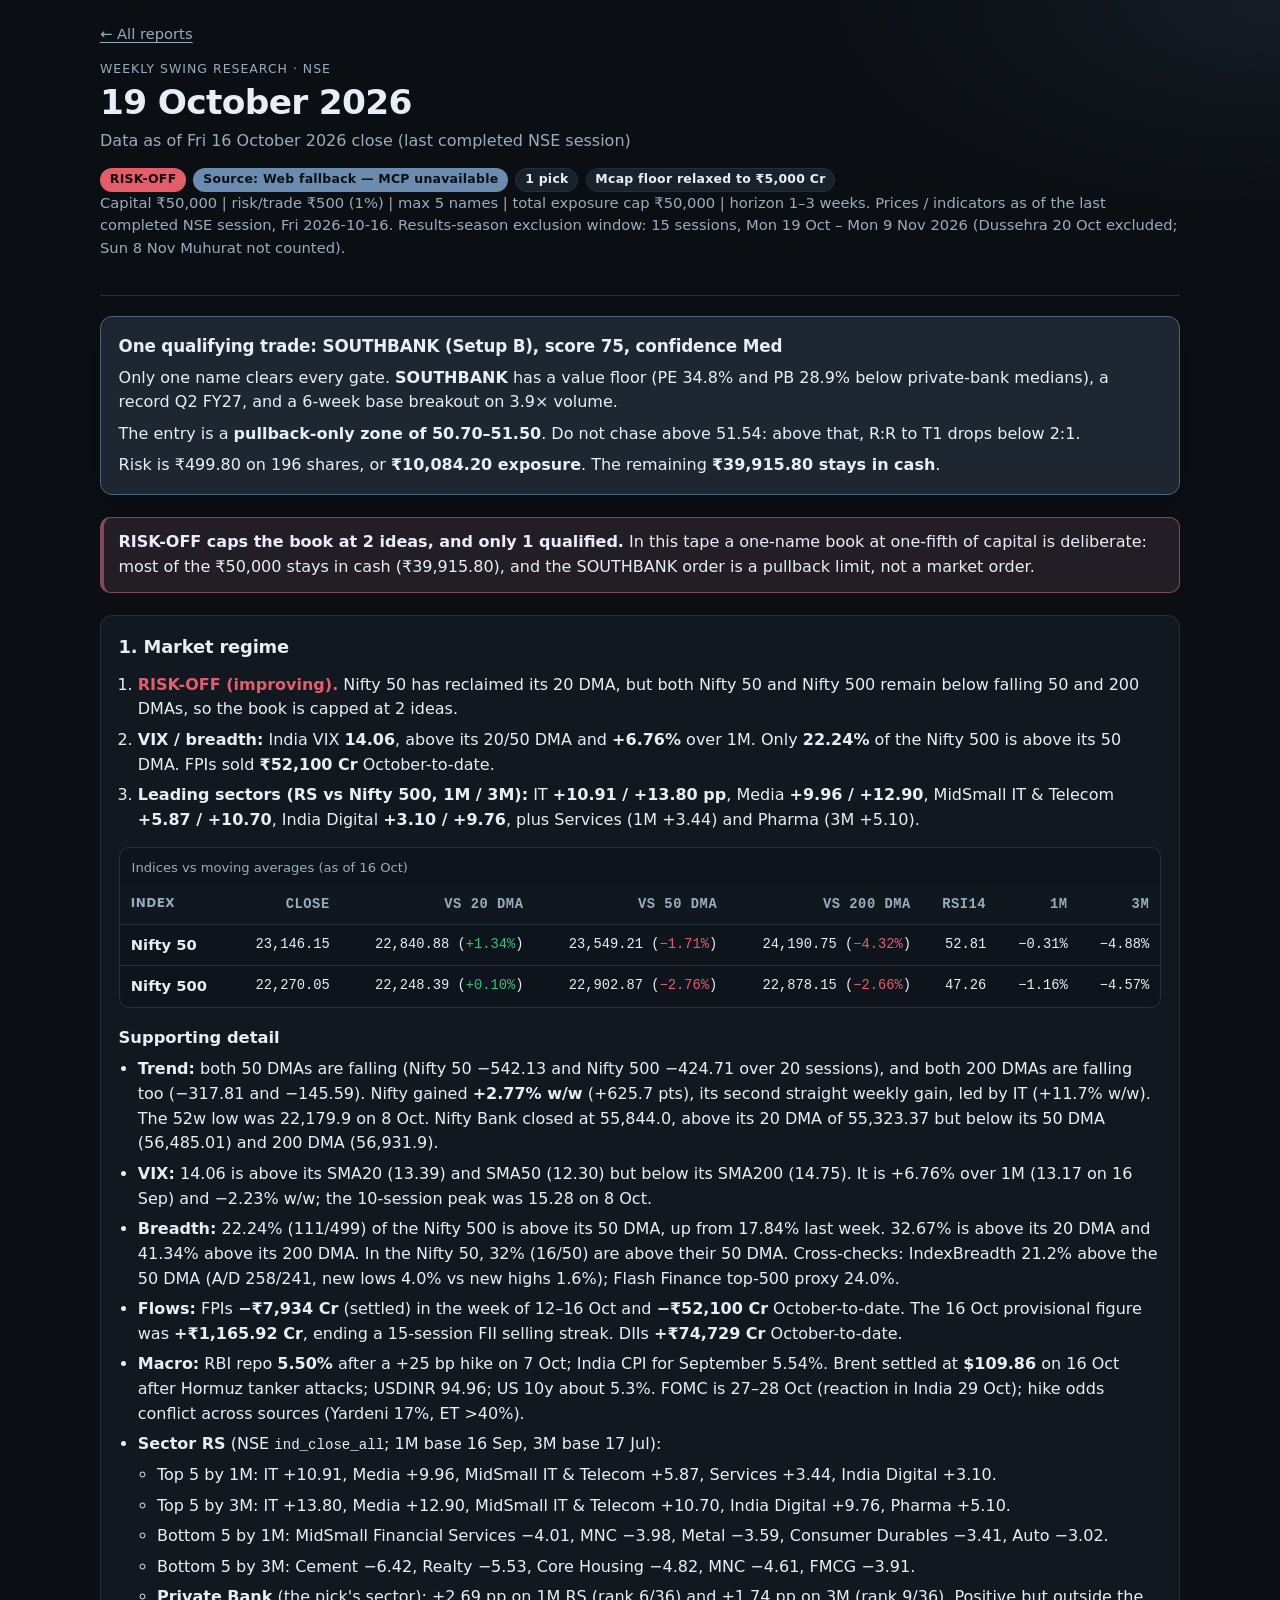
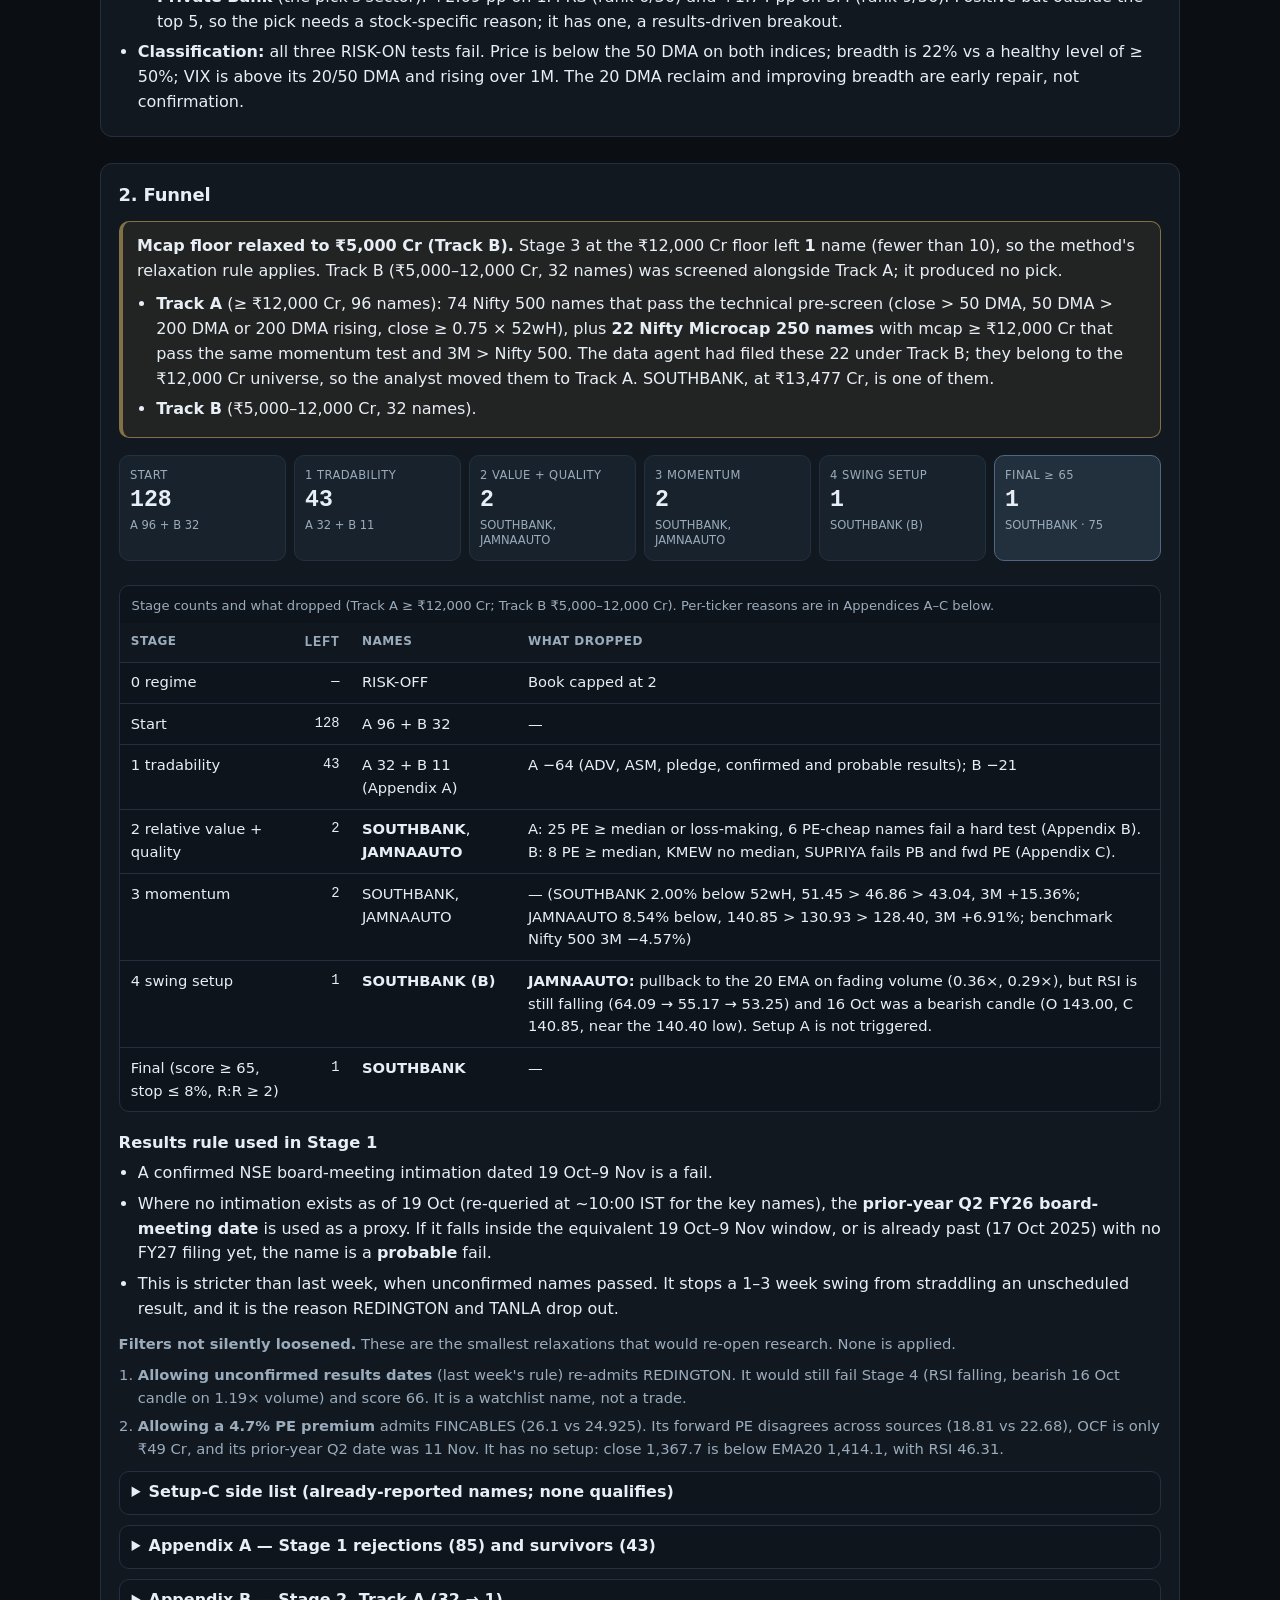
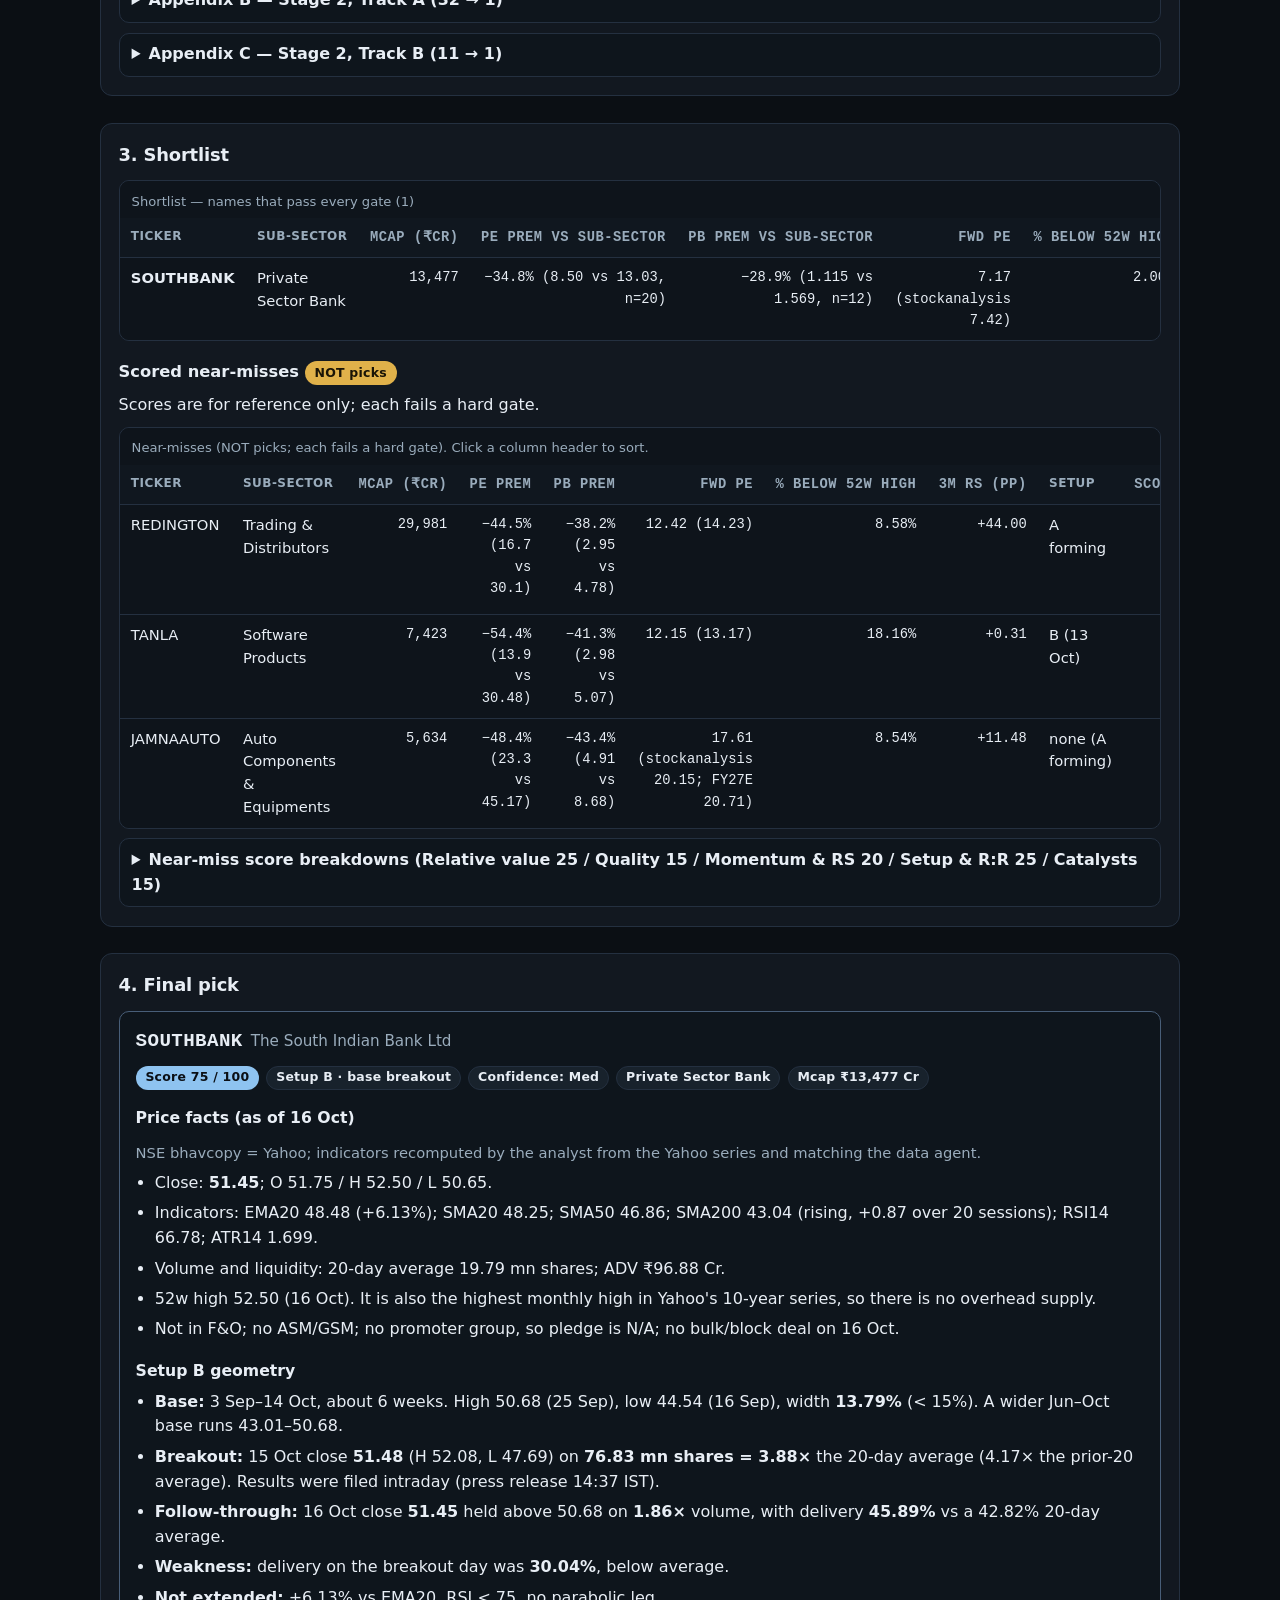
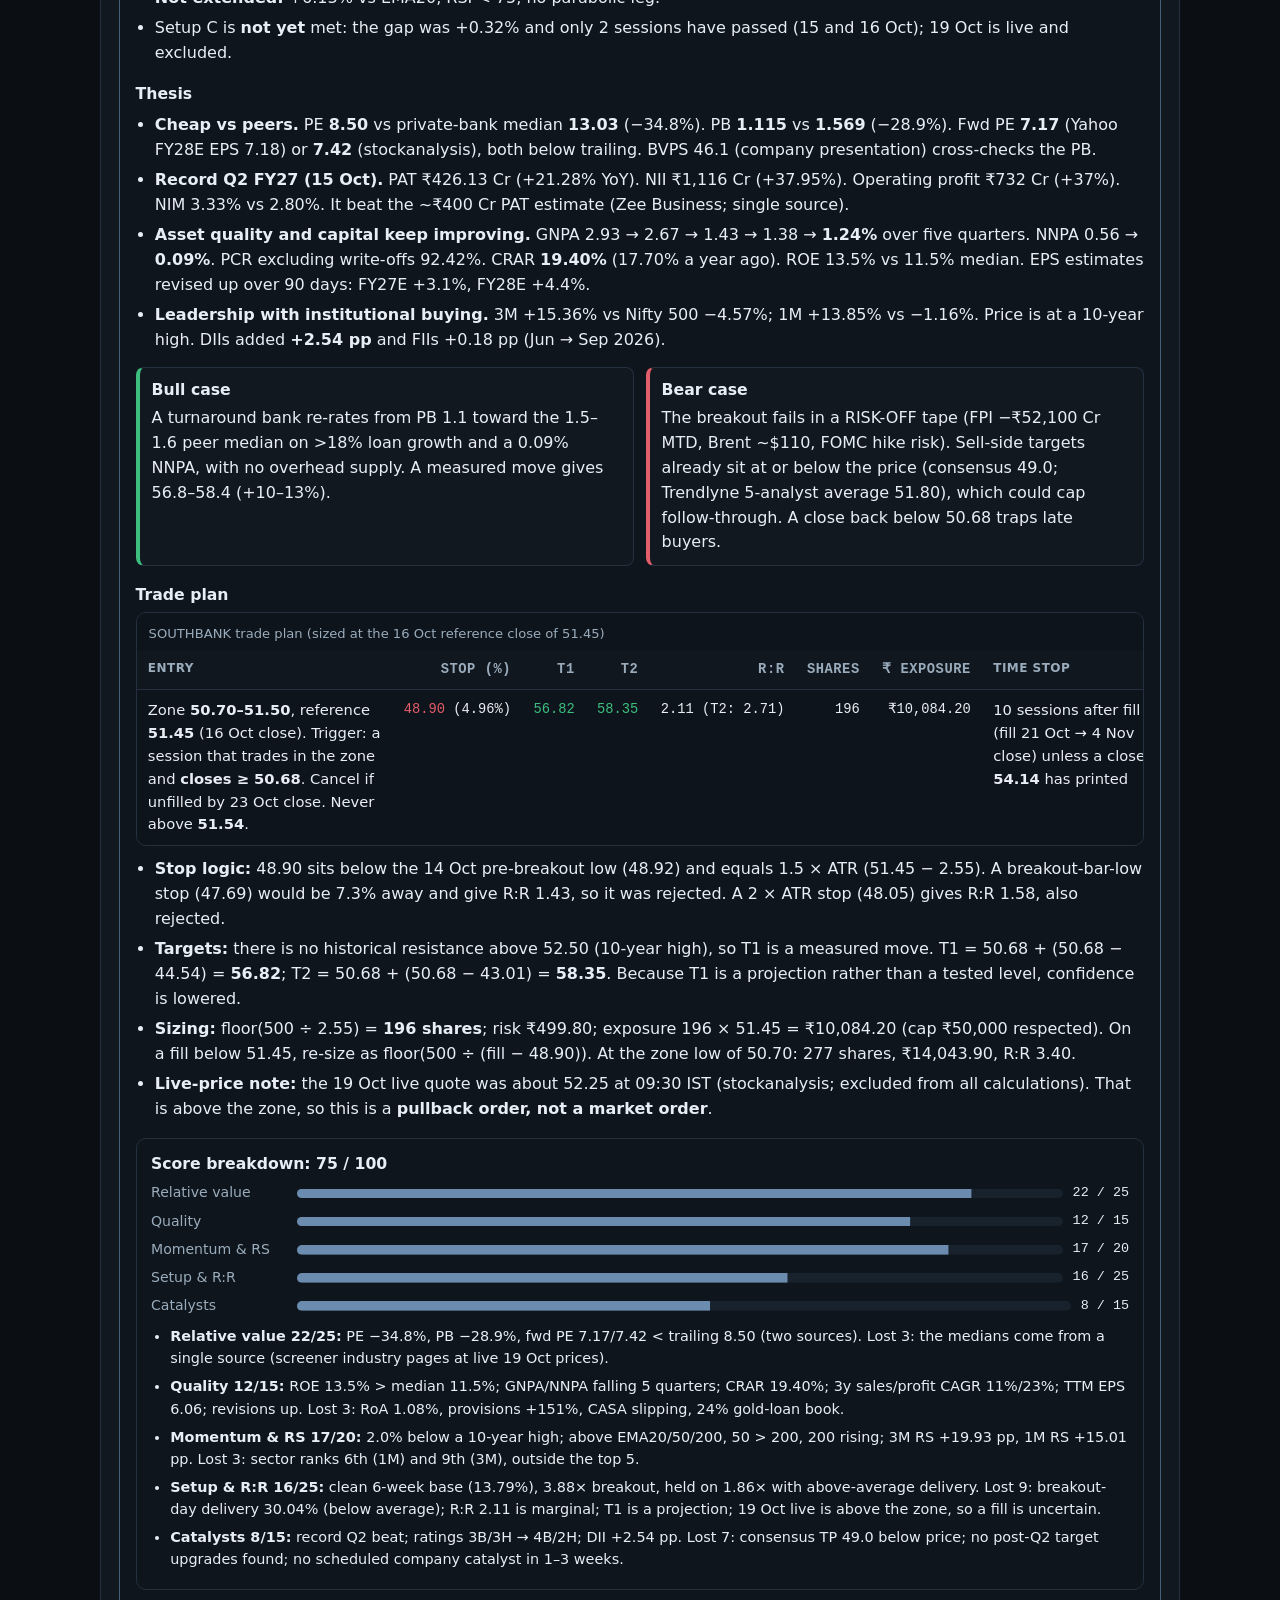
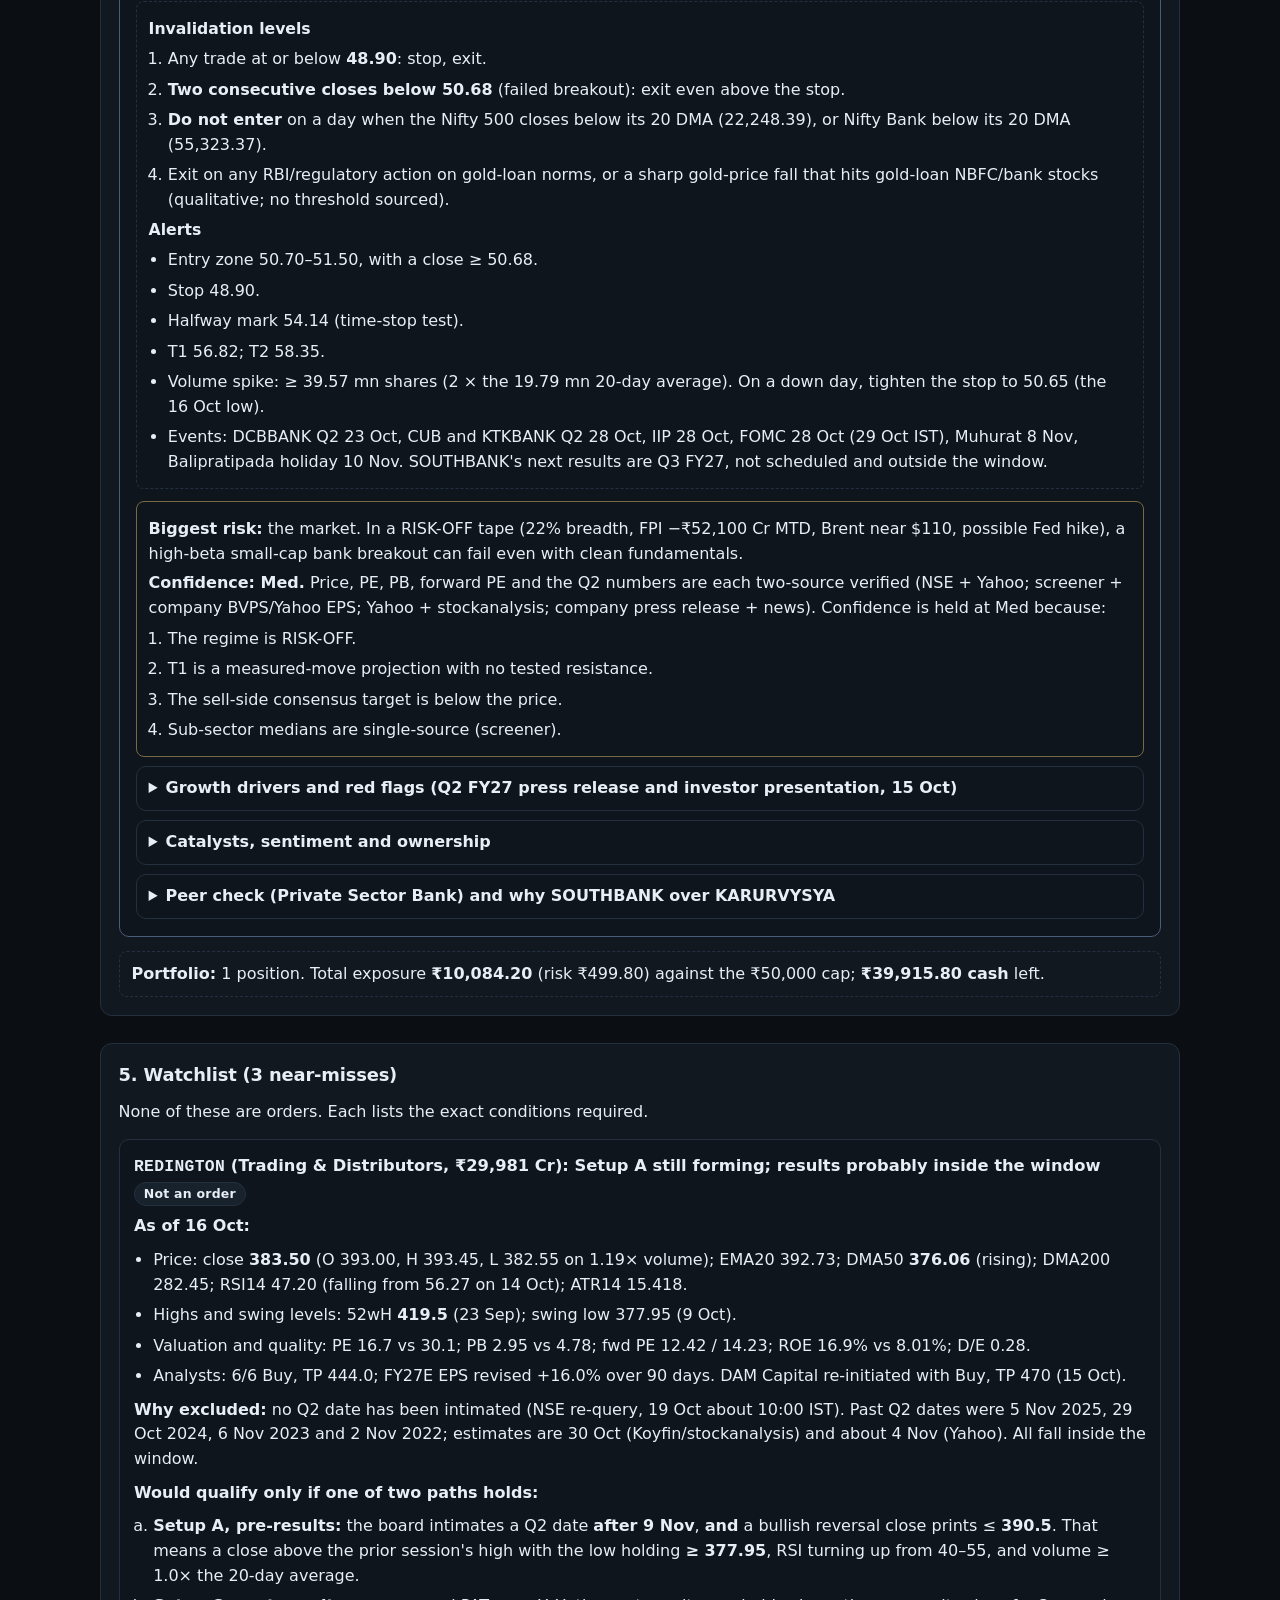
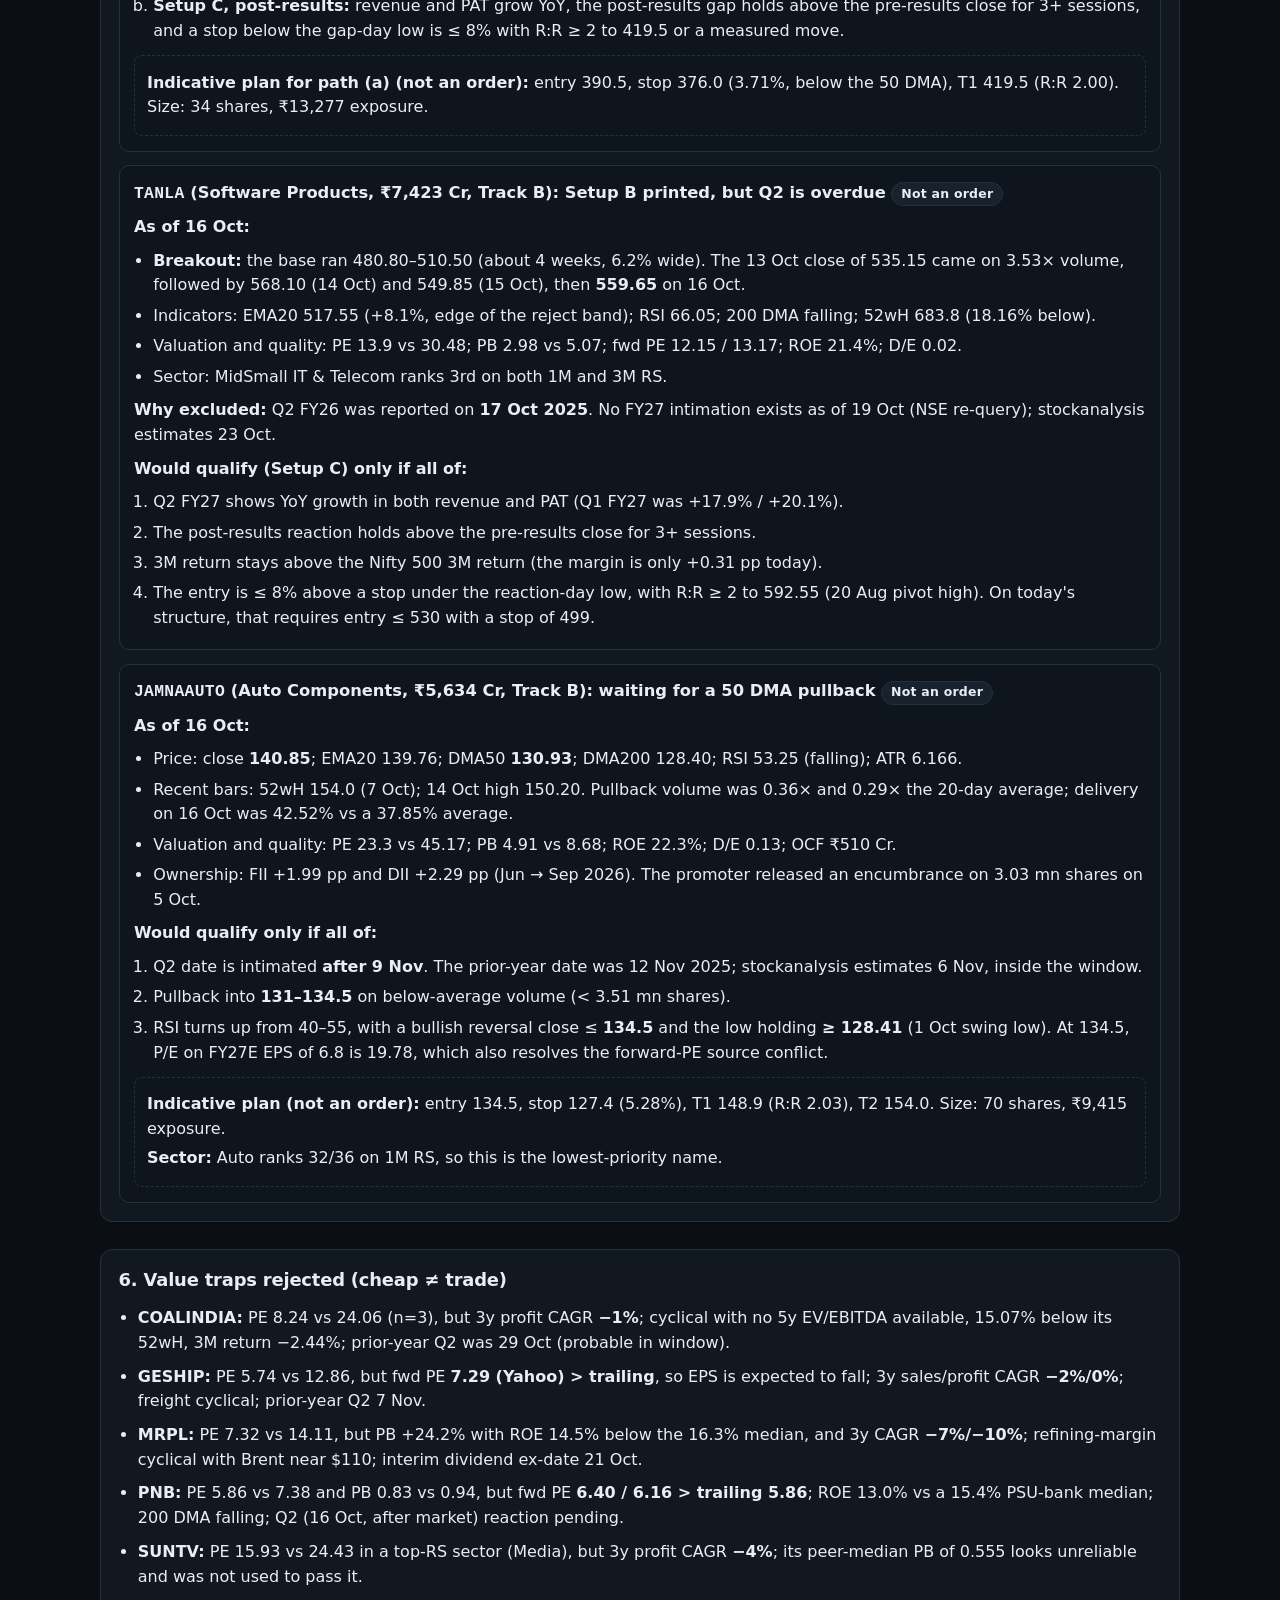
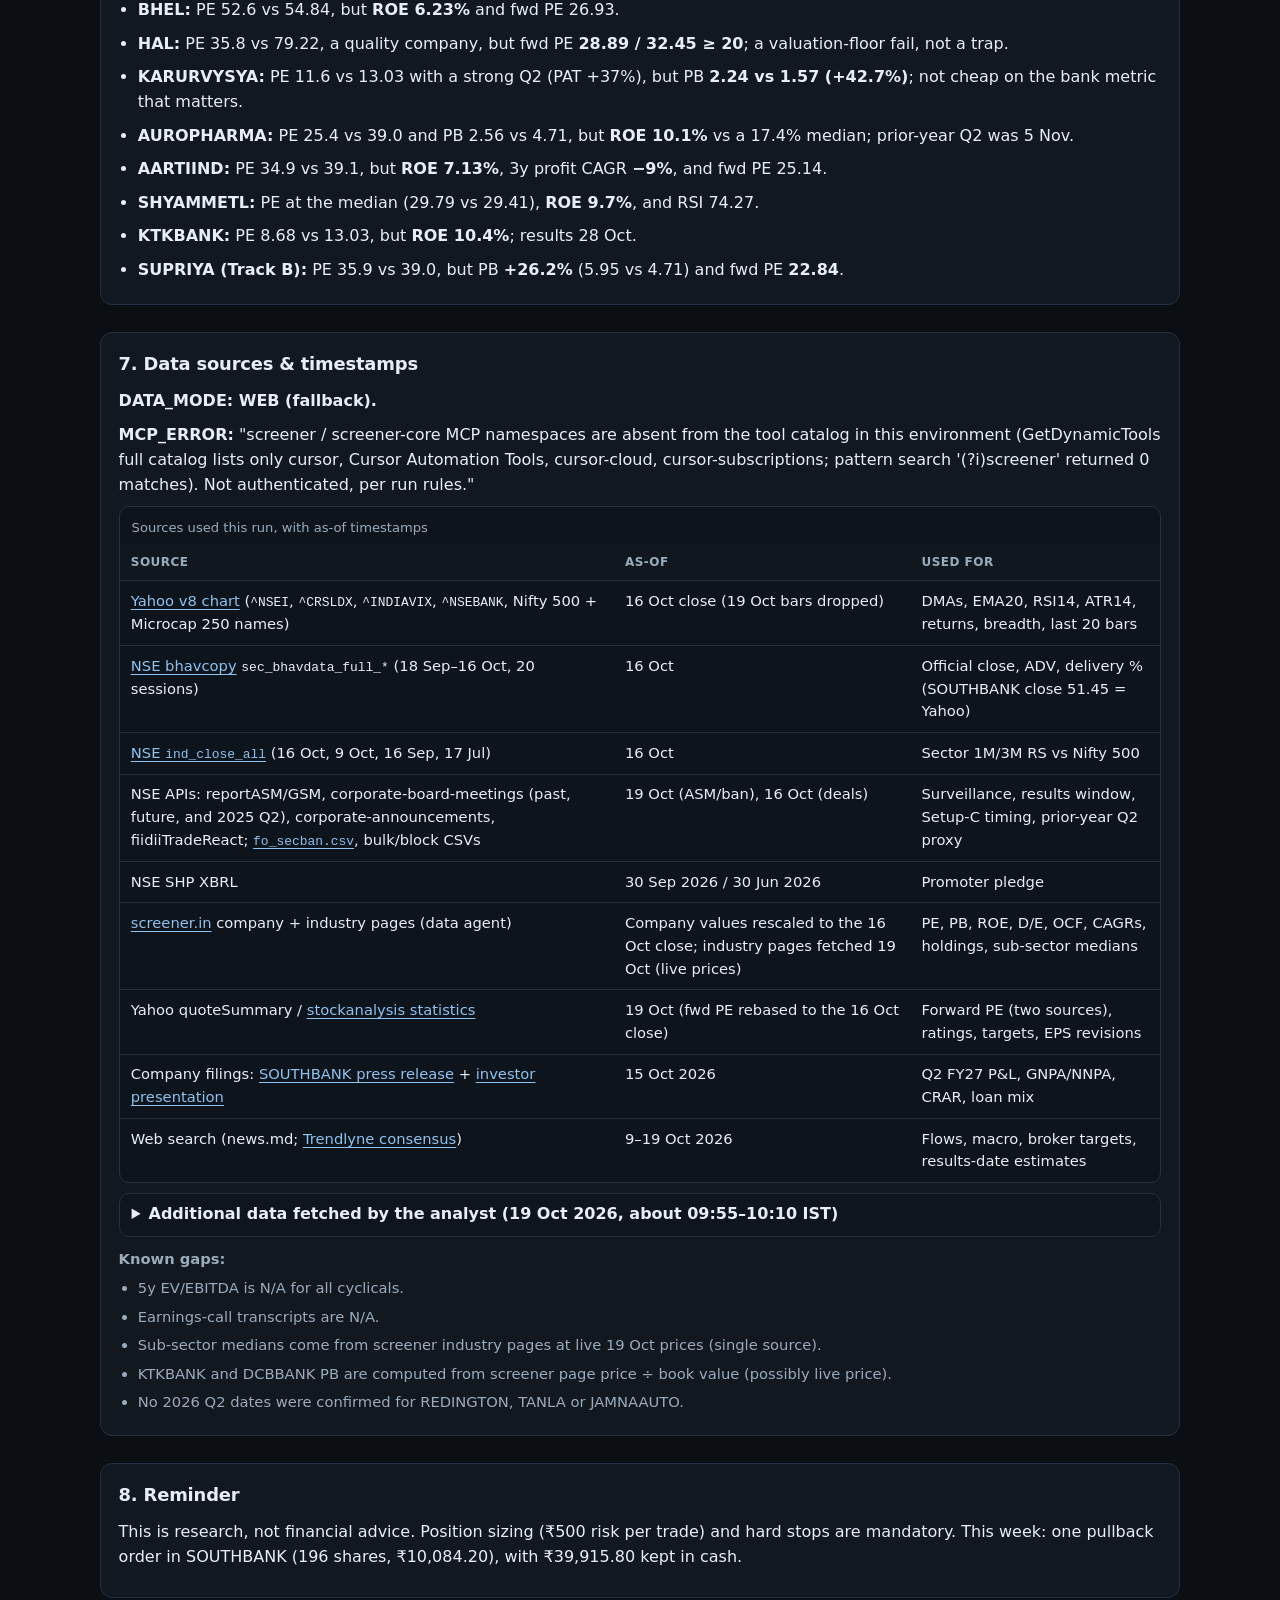
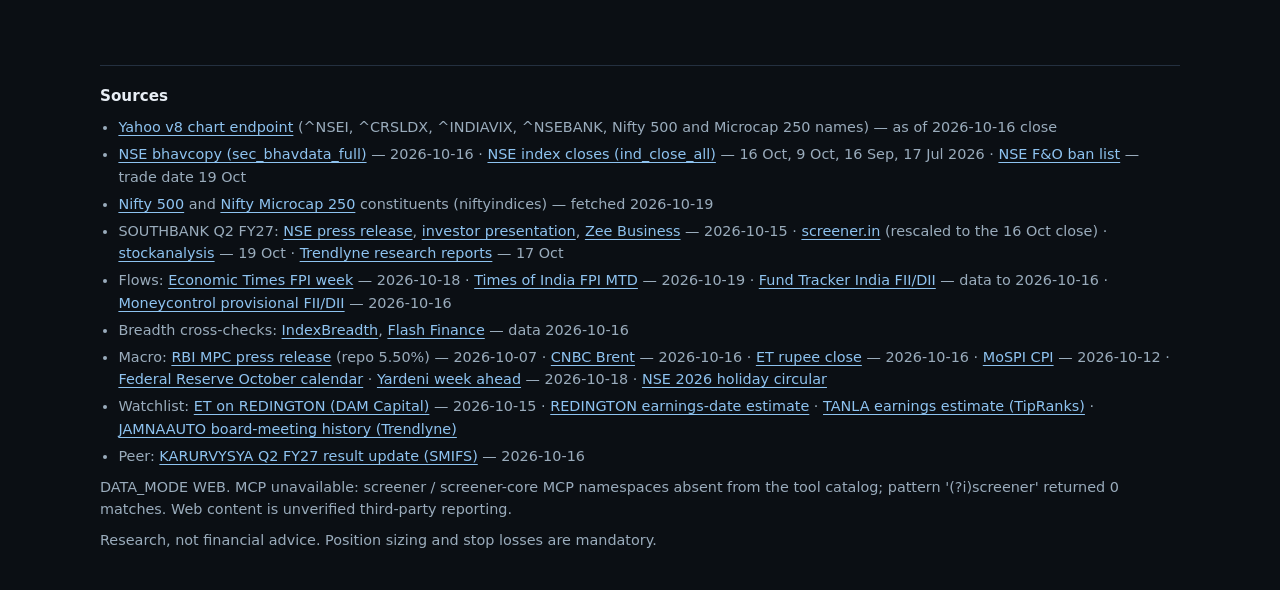
<file: reports/19_oct_2026.html>
<!DOCTYPE html>
<html lang="en">
  <head>
    <meta charset="utf-8">
    <meta name="viewport" content="width=device-width, initial-scale=1">
    <title>19 October 2026 — Weekly Swing Research</title>
    <meta name="description" content="Weekly NSE swing research for 19 October 2026. RISK-OFF. One qualifying trade: SOUTHBANK (Setup B, score 75). Data as of 16 October 2026.">
    <link rel="stylesheet" href="../assets/styles.css">
  </head>
  <body>
    <a class="skip-link" href="#content">Skip to content</a>
    <header class="site-header">
      <a class="back-link" href="../index.html">← All reports</a>
      <p class="kicker">Weekly swing research · NSE</p>
      <h1>19 October 2026</h1>
      <p class="as-of">Data as of Fri 16 October 2026 close (last completed NSE session)</p>
      <div class="badge-row">
        <span class="badge badge-risk-off">RISK-OFF</span>
        <span class="badge badge-web">Source: Web fallback — MCP unavailable</span>
        <span class="badge badge-muted">1 pick</span>
        <span class="badge badge-muted">Mcap floor relaxed to ₹5,000 Cr</span>
      </div>
      <p class="meta-line">Capital ₹50,000 | risk/trade ₹500 (1%) | max 5 names | total exposure cap ₹50,000 | horizon 1–3 weeks. Prices / indicators as of the last completed NSE session, Fri 2026-10-16. Results-season exclusion window: 15 sessions, Mon 19 Oct – Mon 9 Nov 2026 (Dussehra 20 Oct excluded; Sun 8 Nov Muhurat not counted).</p>
    </header>

    <main id="content">
      <div class="banner banner-pick" role="status">
        <h2>One qualifying trade: SOUTHBANK (Setup B), score 75, confidence Med</h2>
        <p>Only one name clears every gate. <strong>SOUTHBANK</strong> has a value floor (PE 34.8% and PB 28.9% below private-bank medians), a record Q2 FY27, and a 6-week base breakout on 3.9× volume.</p>
        <p>The entry is a <strong>pullback-only zone of 50.70–51.50</strong>. Do not chase above 51.54: above that, R:R to T1 drops below 2:1.</p>
        <p>Risk is ₹499.80 on 196 shares, or <strong>₹10,084.20 exposure</strong>. The remaining <strong>₹39,915.80 stays in cash</strong>.</p>
      </div>

      <div class="callout callout-risk" role="note">
        <p><strong>RISK-OFF caps the book at 2 ideas, and only 1 qualified.</strong> In this tape a one-name book at one-fifth of capital is deliberate: most of the ₹50,000 stays in cash (₹39,915.80), and the SOUTHBANK order is a pullback limit, not a market order.</p>
      </div>

      <section id="regime" aria-labelledby="regime-h">
        <h2 id="regime-h">1. Market regime</h2>
        <ol class="regime-lines">
          <li><strong class="neg">RISK-OFF (improving).</strong> Nifty 50 has reclaimed its 20 DMA, but both Nifty 50 and Nifty 500 remain below falling 50 and 200 DMAs, so the book is capped at 2 ideas.</li>
          <li><strong>VIX / breadth:</strong> India VIX <strong>14.06</strong>, above its 20/50 DMA and <strong>+6.76%</strong> over 1M. Only <strong>22.24%</strong> of the Nifty 500 is above its 50 DMA. FPIs sold <strong>₹52,100 Cr</strong> October-to-date.</li>
          <li><strong>Leading sectors (RS vs Nifty 500, 1M / 3M):</strong> IT <strong>+10.91 / +13.80 pp</strong>, Media <strong>+9.96 / +12.90</strong>, MidSmall IT &amp; Telecom <strong>+5.87 / +10.70</strong>, India Digital <strong>+3.10 / +9.76</strong>, plus Services (1M +3.44) and Pharma (3M +5.10).</li>
        </ol>

        <div class="table-wrap">
          <table>
            <caption>Indices vs moving averages (as of 16 Oct)</caption>
            <thead>
              <tr>
                <th scope="col">Index</th>
                <th class="num" scope="col">Close</th>
                <th class="num" scope="col">vs 20 DMA</th>
                <th class="num" scope="col">vs 50 DMA</th>
                <th class="num" scope="col">vs 200 DMA</th>
                <th class="num" scope="col">RSI14</th>
                <th class="num" scope="col">1M</th>
                <th class="num" scope="col">3M</th>
              </tr>
            </thead>
            <tbody>
              <tr>
                <th scope="row">Nifty 50</th>
                <td class="num">23,146.15</td>
                <td class="num">22,840.88 (<span class="pos">+1.34%</span>)</td>
                <td class="num">23,549.21 (<span class="neg">−1.71%</span>)</td>
                <td class="num">24,190.75 (<span class="neg">−4.32%</span>)</td>
                <td class="num">52.81</td>
                <td class="num">−0.31%</td>
                <td class="num">−4.88%</td>
              </tr>
              <tr>
                <th scope="row">Nifty 500</th>
                <td class="num">22,270.05</td>
                <td class="num">22,248.39 (<span class="pos">+0.10%</span>)</td>
                <td class="num">22,902.87 (<span class="neg">−2.76%</span>)</td>
                <td class="num">22,878.15 (<span class="neg">−2.66%</span>)</td>
                <td class="num">47.26</td>
                <td class="num">−1.16%</td>
                <td class="num">−4.57%</td>
              </tr>
            </tbody>
          </table>
        </div>

        <h3>Supporting detail</h3>
        <ul>
          <li><strong>Trend:</strong> both 50 DMAs are falling (Nifty 50 −542.13 and Nifty 500 −424.71 over 20 sessions), and both 200 DMAs are falling too (−317.81 and −145.59). Nifty gained <strong>+2.77% w/w</strong> (+625.7 pts), its second straight weekly gain, led by IT (+11.7% w/w). The 52w low was 22,179.9 on 8 Oct. Nifty Bank closed at 55,844.0, above its 20 DMA of 55,323.37 but below its 50 DMA (56,485.01) and 200 DMA (56,931.9).</li>
          <li><strong>VIX:</strong> 14.06 is above its SMA20 (13.39) and SMA50 (12.30) but below its SMA200 (14.75). It is +6.76% over 1M (13.17 on 16 Sep) and −2.23% w/w; the 10-session peak was 15.28 on 8 Oct.</li>
          <li><strong>Breadth:</strong> 22.24% (111/499) of the Nifty 500 is above its 50 DMA, up from 17.84% last week. 32.67% is above its 20 DMA and 41.34% above its 200 DMA. In the Nifty 50, 32% (16/50) are above their 50 DMA. Cross-checks: IndexBreadth 21.2% above the 50 DMA (A/D 258/241, new lows 4.0% vs new highs 1.6%); Flash Finance top-500 proxy 24.0%.</li>
          <li><strong>Flows:</strong> FPIs <strong>−₹7,934 Cr</strong> (settled) in the week of 12–16 Oct and <strong>−₹52,100 Cr</strong> October-to-date. The 16 Oct provisional figure was <strong>+₹1,165.92 Cr</strong>, ending a 15-session FII selling streak. DIIs <strong>+₹74,729 Cr</strong> October-to-date.</li>
          <li><strong>Macro:</strong> RBI repo <strong>5.50%</strong> after a +25 bp hike on 7 Oct; India CPI for September 5.54%. Brent settled at <strong>$109.86</strong> on 16 Oct after Hormuz tanker attacks; USDINR 94.96; US 10y about 5.3%. FOMC is 27–28 Oct (reaction in India 29 Oct); hike odds conflict across sources (Yardeni 17%, ET &gt;40%).</li>
          <li><strong>Sector RS</strong> (NSE <code>ind_close_all</code>; 1M base 16 Sep, 3M base 17 Jul):
            <ul>
              <li>Top 5 by 1M: IT +10.91, Media +9.96, MidSmall IT &amp; Telecom +5.87, Services +3.44, India Digital +3.10.</li>
              <li>Top 5 by 3M: IT +13.80, Media +12.90, MidSmall IT &amp; Telecom +10.70, India Digital +9.76, Pharma +5.10.</li>
              <li>Bottom 5 by 1M: MidSmall Financial Services −4.01, MNC −3.98, Metal −3.59, Consumer Durables −3.41, Auto −3.02.</li>
              <li>Bottom 5 by 3M: Cement −6.42, Realty −5.53, Core Housing −4.82, MNC −4.61, FMCG −3.91.</li>
              <li><strong>Private Bank</strong> (the pick's sector): +2.69 pp on 1M RS (rank 6/36) and +1.74 pp on 3M (rank 9/36). Positive but outside the top 5, so the pick needs a stock-specific reason; it has one, a results-driven breakout.</li>
            </ul>
          </li>
          <li><strong>Classification:</strong> all three RISK-ON tests fail. Price is below the 50 DMA on both indices; breadth is 22% vs a healthy level of ≥ 50%; VIX is above its 20/50 DMA and rising over 1M. The 20 DMA reclaim and improving breadth are early repair, not confirmation.</li>
        </ul>
      </section>

      <section id="funnel" aria-labelledby="funnel-h">
        <h2 id="funnel-h">2. Funnel</h2>

        <div class="callout" role="note">
          <p><strong>Mcap floor relaxed to ₹5,000 Cr (Track B).</strong> Stage 3 at the ₹12,000 Cr floor left <strong>1</strong> name (fewer than 10), so the method's relaxation rule applies. Track B (₹5,000–12,000 Cr, 32 names) was screened alongside Track A; it produced no pick.</p>
          <ul>
            <li><strong>Track A</strong> (≥ ₹12,000 Cr, 96 names): 74 Nifty 500 names that pass the technical pre-screen (close &gt; 50 DMA, 50 DMA &gt; 200 DMA or 200 DMA rising, close ≥ 0.75 × 52wH), plus <strong>22 Nifty Microcap 250 names</strong> with mcap ≥ ₹12,000 Cr that pass the same momentum test and 3M &gt; Nifty 500. The data agent had filed these 22 under Track B; they belong to the ₹12,000 Cr universe, so the analyst moved them to Track A. SOUTHBANK, at ₹13,477 Cr, is one of them.</li>
            <li><strong>Track B</strong> (₹5,000–12,000 Cr, 32 names).</li>
          </ul>
        </div>

        <div class="funnel" role="img" aria-label="Funnel counts: start 128, tradability 43, relative value and quality 2, momentum 2, swing setup 1, final 1">
          <div class="funnel-step is-live">
            <span class="label">Start</span>
            <span class="count">128</span>
            <span class="sub">A 96 + B 32</span>
          </div>
          <div class="funnel-step is-live">
            <span class="label">1 Tradability</span>
            <span class="count">43</span>
            <span class="sub">A 32 + B 11</span>
          </div>
          <div class="funnel-step is-live">
            <span class="label">2 Value + quality</span>
            <span class="count">2</span>
            <span class="sub">SOUTHBANK, JAMNAAUTO</span>
          </div>
          <div class="funnel-step is-live">
            <span class="label">3 Momentum</span>
            <span class="count">2</span>
            <span class="sub">SOUTHBANK, JAMNAAUTO</span>
          </div>
          <div class="funnel-step is-live">
            <span class="label">4 Swing setup</span>
            <span class="count">1</span>
            <span class="sub">SOUTHBANK (B)</span>
          </div>
          <div class="funnel-step is-final">
            <span class="label">Final ≥ 65</span>
            <span class="count">1</span>
            <span class="sub">SOUTHBANK · 75</span>
          </div>
        </div>

        <div class="table-wrap">
          <table class="table-compact">
            <caption>Stage counts and what dropped (Track A ≥ ₹12,000 Cr; Track B ₹5,000–12,000 Cr). Per-ticker reasons are in Appendices A–C below.</caption>
            <thead>
              <tr>
                <th scope="col">Stage</th>
                <th class="num" scope="col">Left</th>
                <th scope="col">Names</th>
                <th scope="col">What dropped</th>
              </tr>
            </thead>
            <tbody>
              <tr>
                <td>0 regime</td>
                <td class="num">—</td>
                <td>RISK-OFF</td>
                <td>Book capped at 2</td>
              </tr>
              <tr>
                <td>Start</td>
                <td class="num">128</td>
                <td>A 96 + B 32</td>
                <td>—</td>
              </tr>
              <tr>
                <td>1 tradability</td>
                <td class="num">43</td>
                <td>A 32 + B 11 (Appendix A)</td>
                <td>A −64 (ADV, ASM, pledge, confirmed and probable results); B −21</td>
              </tr>
              <tr>
                <td>2 relative value + quality</td>
                <td class="num">2</td>
                <td><strong>SOUTHBANK</strong>, <strong>JAMNAAUTO</strong></td>
                <td>A: 25 PE ≥ median or loss-making, 6 PE-cheap names fail a hard test (Appendix B). B: 8 PE ≥ median, KMEW no median, SUPRIYA fails PB and fwd PE (Appendix C).</td>
              </tr>
              <tr>
                <td>3 momentum</td>
                <td class="num">2</td>
                <td>SOUTHBANK, JAMNAAUTO</td>
                <td>— (SOUTHBANK 2.00% below 52wH, 51.45 &gt; 46.86 &gt; 43.04, 3M +15.36%; JAMNAAUTO 8.54% below, 140.85 &gt; 130.93 &gt; 128.40, 3M +6.91%; benchmark Nifty 500 3M −4.57%)</td>
              </tr>
              <tr>
                <td>4 swing setup</td>
                <td class="num">1</td>
                <td><strong>SOUTHBANK (B)</strong></td>
                <td><strong>JAMNAAUTO:</strong> pullback to the 20 EMA on fading volume (0.36×, 0.29×), but RSI is still falling (64.09 → 55.17 → 53.25) and 16 Oct was a bearish candle (O 143.00, C 140.85, near the 140.40 low). Setup A is not triggered.</td>
              </tr>
              <tr>
                <td>Final (score ≥ 65, stop ≤ 8%, R:R ≥ 2)</td>
                <td class="num">1</td>
                <td><strong>SOUTHBANK</strong></td>
                <td>—</td>
              </tr>
            </tbody>
          </table>
        </div>

        <h3>Results rule used in Stage 1</h3>
        <ul>
          <li>A confirmed NSE board-meeting intimation dated 19 Oct–9 Nov is a fail.</li>
          <li>Where no intimation exists as of 19 Oct (re-queried at ~10:00 IST for the key names), the <strong>prior-year Q2 FY26 board-meeting date</strong> is used as a proxy. If it falls inside the equivalent 19 Oct–9 Nov window, or is already past (17 Oct 2025) with no FY27 filing yet, the name is a <strong>probable</strong> fail.</li>
          <li>This is stricter than last week, when unconfirmed names passed. It stops a 1–3 week swing from straddling an unscheduled result, and it is the reason REDINGTON and TANLA drop out.</li>
        </ul>

        <div class="note">
          <p><strong>Filters not silently loosened.</strong> These are the smallest relaxations that would re-open research. None is applied.</p>
          <ol>
            <li><strong>Allowing unconfirmed results dates</strong> (last week's rule) re-admits REDINGTON. It would still fail Stage 4 (RSI falling, bearish 16 Oct candle on 1.19× volume) and score 66. It is a watchlist name, not a trade.</li>
            <li><strong>Allowing a 4.7% PE premium</strong> admits FINCABLES (26.1 vs 24.925). Its forward PE disagrees across sources (18.81 vs 22.68), OCF is only ₹49 Cr, and its prior-year Q2 date was 11 Nov. It has no setup: close 1,367.7 is below EMA20 1,414.1, with RSI 46.31.</li>
          </ol>
        </div>

        <details>
          <summary>Setup-C side list (already-reported names; none qualifies)</summary>
          <p>Already-reported names are exempt only from the results exclusion; every other stage still applies.</p>
          <div class="table-wrap">
            <table class="table-compact">
              <caption>Setup-C candidates and their binding fail</caption>
              <thead>
                <tr>
                  <th scope="col">Ticker</th>
                  <th scope="col">Status</th>
                  <th scope="col">Binding fail</th>
                </tr>
              </thead>
              <tbody>
                <tr>
                  <td>HCLTECH</td>
                  <td>Results 12 Oct, held 4 sessions</td>
                  <td>Stage 3: 50 DMA 1,285.91 &lt; 200 DMA 1,335.29, and the 200 DMA is falling. Also +8.50% above EMA20 (reject band) and RSI 68.98. A stop below the gap-day low of 1,238.2 is 10.28% away (&gt; 8%).</td>
                </tr>
                <tr>
                  <td>TCS</td>
                  <td>Results 8 Oct</td>
                  <td>Stage 2: PB 7.49 vs 5.16 (+45.2%). Stage 3: 26.42% below 52wH and 200 DMA falling. RSI 73.52.</td>
                </tr>
                <tr>
                  <td>TATAELXSI</td>
                  <td>Results 13 Oct</td>
                  <td>PE 33.31 vs 23.87 (+39.6%); 35.29% below 52wH; RSI 74.42</td>
                </tr>
                <tr>
                  <td>ELECON</td>
                  <td>Results 14 Oct (Track B, mcap ₹10,779 Cr)</td>
                  <td>Fwd PE 22.24 (stockanalysis 28.66) ≥ 20; 50 DMA 437.13 &lt; 200 DMA 453.95 and not rising</td>
                </tr>
                <tr>
                  <td>TARIL</td>
                  <td>Results 13 Oct (Track B)</td>
                  <td>Pledge 21.84% &gt; 20%; 32.75% below 52wH; OCF −₹105 Cr</td>
                </tr>
                <tr>
                  <td>KARURVYSYA, TATACOMM, TECHM, 360ONE, HDFCAMC, IIFL, FEDERALBNK, JAYNECOIND</td>
                  <td>Held &lt; 3 sessions</td>
                  <td>All fail Stage 2 as well</td>
                </tr>
              </tbody>
            </table>
          </div>
        </details>

        <details>
          <summary>Appendix A — Stage 1 rejections (85) and survivors (43)</summary>
          <p><strong>Track A, Nifty 500 technical-pass (74 → 27):</strong></p>
          <ul>
            <li><strong>ADV &lt; ₹25 Cr:</strong> AIIL 10.95, NUVOCO 9.89.</li>
            <li><strong>ASM</strong> (NSE reportASM, 19 Oct): CUPID (LT-I), HFCL (LT-IV), SANSERA (LT-I), STLTECH (LT-IV), WELCORP (LT-I).</li>
            <li><strong>Results confirmed in window</strong> (NSE board meetings): ABDL 27 Oct, ADANIGREEN 21, ADANIPORTS 28, APLAPOLLO 26, BAJAJHLDNG 3 Nov, BSE 4 Nov, CASTROLIND 24, COFORGE 23, CRAFTSMAN 28, CUB 28, CYIENT 22, ENGINERSIN 30, ETERNAL 21, FSL 29, INDHOTEL 21, KOTAKBANK 24, LAURUSLABS 29, MEESHO 28, PAYTM 26, PETRONET 2 Nov, PNBHOUSING 28, SAGILITY 22, SHRIPISTON 30. Also NUVOCO 22, HFCL 19 and STLTECH 23.</li>
            <li><strong>Results probable in window</strong> (not intimated; prior-year Q2 FY26 date in brackets): AARTIIND (6 Nov), ACMESOLAR (3 Nov), AEGISLOG (7 Nov), AUROPHARMA (5 Nov), CARTRADE (28 Oct), COALINDIA (29 Oct), DIVISLAB (7 Nov), ECLERX (24 Oct), GESHIP (7 Nov), GLAND (3 Nov), JYOTICNC (9 Nov), MOTILALOFS (30 Oct), NYKAA (7 Nov), PVRINOX (17 Oct, overdue), REDINGTON (5 Nov), SHYAMMETL (7 Nov), SUPREMEIND (27 Oct).</li>
          </ul>
          <p><strong>Track A, Microcap 250 names ≥ ₹12,000 Cr (22 → 5):</strong></p>
          <ul>
            <li><strong>Pledge &gt; 20%:</strong> AEQUS 25.36%, APOLLO 35.57% (also results 24 Oct), LLOYDSENGG 20.31%, NAZARA 86.97%, THELEELA 73.65%.</li>
            <li><strong>ADV:</strong> GODREJAGRO 12.19, LOTUSDEV 23.13.</li>
            <li><strong>ASM:</strong> PCJEWELLER (ST-I; also results 21 Oct), SHILPAMED (LT-I), SHREEJISPG (LT-I), SIGMAADV (LT-IV), SKYGOLD (LT-I).</li>
            <li><strong>Results:</strong> GRWRHITECH 22 Oct, INDGN 29, KTKBANK 28, LUMAXTECH 24.</li>
            <li><strong>Probable:</strong> MANORAMA (prior 17 Oct, overdue).</li>
          </ul>
          <p><strong>Track B, ₹5,000–12,000 Cr (32 → 11):</strong></p>
          <ul>
            <li><strong>ADV &lt; ₹25 Cr:</strong> CEIGALL 12.12, FEDFINA 18.81, GAEL 14.29, GPPL 23.26, ICIL 21.78, IIFLCAPS 22.19, MBAPL 12.57, SAREGAMA 15.87, SGMART 16.98, WESTLIFE 9.82.</li>
            <li><strong>Pledge:</strong> JAYNECOIND 99.87%, NEOGEN 23.0%.</li>
            <li><strong>ASM:</strong> PAISALO (LT-I), SUNFLAG (ST-I).</li>
            <li><strong>Results:</strong> AARTIPHARM 28 Oct, DCBBANK 23, RAIN 6 Nov, SMLMAH 19 Oct.</li>
            <li><strong>Probable:</strong> AEROFLEX (28 Oct), EBGNG (4 Nov), TANLA (17 Oct, overdue).</li>
          </ul>
          <p>The F&amp;O ban for 19 Oct (AMBUJACEM, KAYNES, SAIL) and the GSM list (empty) hit no candidate.</p>
          <p><strong>Stage 1 survivors (43):</strong></p>
          <ul>
            <li><strong>Track A (32):</strong> ANGELONE, BALRAMCHIN, BBOX, BHEL, CPPLUS, DIACABS, DLF, E2E, EDELWEISS, FINCABLES, GABRIEL, GRAPHITE, GROWW, HAL, ICICIBANK, JINDALSAW, KARURVYSYA, LGEINDIA, MRPL, PERSISTENT, PNB, PTCIL, PWL, SOLARINDS, SOUTHBANK, SUNTV, SYRMA, TATACOMM, TECHM, TEGA, TI, WELSPUNLIV.</li>
            <li><strong>Track B (11):</strong> AXISCADES, DYNAMATECH, JAMNAAUTO, KMEW, PGIL, QPOWER, SUPRIYA, TIPSMUSIC, UNIMECH, WELENT, YATHARTH.</li>
            <li>Already-reported names: ANGELONE, BHEL, DLF, GROWW, ICICIBANK, JINDALSAW, KARURVYSYA, MRPL, PERSISTENT, PNB, TATACOMM, TECHM, E2E, SOUTHBANK, TIPSMUSIC.</li>
            <li>PWL has no prior-year date because it listed in Nov 2025; it fails Stage 2 regardless.</li>
          </ul>
        </details>

        <details>
          <summary>Appendix B — Stage 2, Track A (32 → 1)</summary>
          <p><strong>PE premium vs sub-sector median (screener top-25 median), 25 names failing the PE test:</strong> ANGELONE +10.7%, BALRAMCHIN +122.0%, BBOX +50.8%, CPPLUS +51.3%, DIACABS +292.0%, DLF +19.3%, E2E +440.3%, EDELWEISS +62.6%, FINCABLES +4.7%, GABRIEL +57.8%, GRAPHITE +149.0%, GROWW +117.7%, ICICIBANK +30.5%, JINDALSAW +19.7%, LGEINDIA +93.3%, PERSISTENT +103.0%, PTCIL +1,011.7%, PWL +3,009.3%, SOLARINDS +7.9%, SYRMA +21.2%, TATACOMM +2.6%, TECHM +28.6%, TI +42.0%, WELSPUNLIV +96.4%; TEGA has a loss (PE N/A).</p>
          <div class="table-wrap">
            <table class="table-compact">
              <caption>PE-cheap names (7)</caption>
              <thead>
                <tr>
                  <th scope="col">Ticker</th>
                  <th scope="col">PE vs median</th>
                  <th scope="col">Binding fail</th>
                </tr>
              </thead>
              <tbody>
                <tr>
                  <td><strong>SOUTHBANK</strong></td>
                  <td>8.50 &lt; 13.03</td>
                  <td><strong>PASS</strong> (bank tests: PB −28.9%, GNPA/NNPA falling, CRAR 19.40%)</td>
                </tr>
                <tr>
                  <td>BHEL</td>
                  <td>52.6 &lt; 54.84</td>
                  <td>ROE 6.23% (&lt; 12 and &lt; 23.55 median); fwd PE 26.93</td>
                </tr>
                <tr>
                  <td>HAL</td>
                  <td>35.8 &lt; 79.22</td>
                  <td>Fwd PE 28.89 / 32.45 ≥ 20</td>
                </tr>
                <tr>
                  <td>KARURVYSYA</td>
                  <td>11.6 &lt; 13.03</td>
                  <td>PB 2.239 vs 1.569 (+42.7%)</td>
                </tr>
                <tr>
                  <td>MRPL</td>
                  <td>7.32 &lt; 14.11</td>
                  <td>PB +24.2% with ROE below median; 3y CAGR −7%/−10%</td>
                </tr>
                <tr>
                  <td>PNB</td>
                  <td>5.86 &lt; 7.38</td>
                  <td>Fwd PE 6.40 / 6.16 &gt; trailing</td>
                </tr>
                <tr>
                  <td>SUNTV</td>
                  <td>15.93 &lt; 24.43</td>
                  <td>3y profit CAGR −4%</td>
                </tr>
              </tbody>
            </table>
          </div>
        </details>

        <details>
          <summary>Appendix C — Stage 2, Track B (11 → 1)</summary>
          <ul>
            <li><strong>Pass: JAMNAAUTO.</strong> PE 23.3 vs 45.17; PB 4.91 vs 8.68 (n=12); fwd PE 17.61 (Yahoo FY28E basis). ROE 22.3%; D/E 0.13; OCF ₹510 Cr; 3y CAGR 4%/12%; revisions up (FY27E +6.25%). Flag: stockanalysis gives 20.15 and FY27E consensus gives 20.71, so the forward-PE pass is primary-source only. That would cap confidence at Med.</li>
            <li><strong>PE-cheap fail:</strong> SUPRIYA (PB +26.2%; fwd PE 22.84, no second source).</li>
            <li><strong>PE ≥ median:</strong> AXISCADES +245.9%, DYNAMATECH +132.8%, PGIL +38.7%, QPOWER +54.1%, TIPSMUSIC +31.5%, UNIMECH +60.3%, WELENT +33.3%, YATHARTH +12.7%.</li>
            <li><strong>No usable median:</strong> KMEW (Dredging; industry PE N/A).</li>
          </ul>
        </details>
      </section>

      <section id="shortlist" aria-labelledby="shortlist-h">
        <h2 id="shortlist-h">3. Shortlist</h2>
        <div class="table-wrap">
          <table class="table-wide">
            <caption>Shortlist — names that pass every gate (1)</caption>
            <thead>
              <tr>
                <th scope="col">Ticker</th>
                <th scope="col">Sub-sector</th>
                <th class="num" scope="col">Mcap (₹Cr)</th>
                <th class="num" scope="col">PE prem vs sub-sector</th>
                <th class="num" scope="col">PB prem vs sub-sector</th>
                <th class="num" scope="col">Fwd PE</th>
                <th class="num" scope="col">% below 52W high</th>
                <th class="num" scope="col">3M RS vs Nifty 500</th>
                <th scope="col">Setup (A/B/C)</th>
                <th class="num" scope="col">Score</th>
              </tr>
            </thead>
            <tbody>
              <tr>
                <th scope="row">SOUTHBANK</th>
                <td>Private Sector Bank</td>
                <td class="num">13,477</td>
                <td class="num">−34.8% (8.50 vs 13.03, n=20)</td>
                <td class="num">−28.9% (1.115 vs 1.569, n=12)</td>
                <td class="num">7.17 (stockanalysis 7.42)</td>
                <td class="num">2.00%</td>
                <td class="num"><span class="pos">+19.93 pp</span> (+15.36% vs −4.57%)</td>
                <td>B</td>
                <td class="num"><strong>75</strong></td>
              </tr>
            </tbody>
          </table>
        </div>

        <h3 id="near-miss-h">Scored near-misses <span class="badge badge-neutral">NOT picks</span></h3>
        <p>Scores are for reference only; each fails a hard gate.</p>
        <div class="table-wrap">
          <table class="sortable table-wide" aria-describedby="near-miss-h">
            <caption>Near-misses (NOT picks; each fails a hard gate). Click a column header to sort.</caption>
            <thead>
              <tr>
                <th scope="col">Ticker</th>
                <th scope="col">Sub-sector</th>
                <th class="num" scope="col">Mcap (₹Cr)</th>
                <th class="num" scope="col">PE prem</th>
                <th class="num" scope="col">PB prem</th>
                <th class="num" scope="col">Fwd PE</th>
                <th class="num" scope="col">% below 52W high</th>
                <th class="num" scope="col">3M RS (pp)</th>
                <th scope="col">Setup</th>
                <th class="num" scope="col">Score</th>
                <th scope="col">Gate failed</th>
              </tr>
            </thead>
            <tbody>
              <tr>
                <td>REDINGTON</td>
                <td>Trading &amp; Distributors</td>
                <td class="num">29,981</td>
                <td class="num">−44.5% (16.7 vs 30.1)</td>
                <td class="num">−38.2% (2.95 vs 4.78)</td>
                <td class="num">12.42 (14.23)</td>
                <td class="num">8.58%</td>
                <td class="num">+44.00</td>
                <td>A forming</td>
                <td class="num">66</td>
                <td>Stage 1 (probable results) + Stage 4</td>
              </tr>
              <tr>
                <td>TANLA</td>
                <td>Software Products</td>
                <td class="num">7,423</td>
                <td class="num">−54.4% (13.9 vs 30.48)</td>
                <td class="num">−41.3% (2.98 vs 5.07)</td>
                <td class="num">12.15 (13.17)</td>
                <td class="num">18.16%</td>
                <td class="num">+0.31</td>
                <td>B (13 Oct)</td>
                <td class="num">62</td>
                <td>Stage 1 (results overdue)</td>
              </tr>
              <tr>
                <td>JAMNAAUTO</td>
                <td>Auto Components &amp; Equipments</td>
                <td class="num">5,634</td>
                <td class="num">−48.4% (23.3 vs 45.17)</td>
                <td class="num">−43.4% (4.91 vs 8.68)</td>
                <td class="num">17.61 (stockanalysis 20.15; FY27E 20.71)</td>
                <td class="num">8.54%</td>
                <td class="num">+11.48</td>
                <td>none (A forming)</td>
                <td class="num">56</td>
                <td>Stage 4</td>
              </tr>
            </tbody>
          </table>
        </div>

        <details>
          <summary>Near-miss score breakdowns (Relative value 25 / Quality 15 / Momentum &amp; RS 20 / Setup &amp; R:R 25 / Catalysts 15)</summary>
          <ul>
            <li><strong>REDINGTON: 24 / 10 / 18 / 5 / 9.</strong> Quality: OCF of ₹231 Cr against TTM EPS of 21.76 gives weak cash conversion, and the 3y profit CAGR is 5%. Setup: no reversal. Catalysts: 6/6 Buy, TP 444 (+15.8%), FY27E +16.0% in 90 days.</li>
            <li><strong>TANLA: 22 / 11 / 10 / 14 / 5.</strong> Quality: 3y profit CAGR is 4%. Momentum: 3M RS is only +0.31 pp and the 200 DMA is falling. Setup: valid B, but +8.1% above EMA20 at the edge of the reject band. Catalysts: 1 Buy / 1 Sell.</li>
            <li><strong>JAMNAAUTO: 19 / 13 / 13 / 6 / 5.</strong> Relative value: forward PE source conflict. Momentum: Auto ranks 32/36 on 1M RS. Catalysts: n=1 analyst; results date unconfirmed.</li>
          </ul>
        </details>
      </section>

      <section id="picks" aria-labelledby="picks-h">
        <h2 id="picks-h">4. Final pick</h2>

        <article class="pick-card" aria-labelledby="pick-southbank">
          <h3 id="pick-southbank"><span class="ticker">SOUTHBANK</span> <span class="pick-name">The South Indian Bank Ltd</span></h3>
          <div class="badge-row">
            <span class="badge badge-score">Score 75 / 100</span>
            <span class="badge badge-muted">Setup B · base breakout</span>
            <span class="badge badge-muted">Confidence: Med</span>
            <span class="badge badge-muted">Private Sector Bank</span>
            <span class="badge badge-muted">Mcap ₹13,477 Cr</span>
          </div>

          <h4>Price facts (as of 16 Oct)</h4>
          <p class="note">NSE bhavcopy = Yahoo; indicators recomputed by the analyst from the Yahoo series and matching the data agent.</p>
          <ul>
            <li>Close: <strong>51.45</strong>; O 51.75 / H 52.50 / L 50.65.</li>
            <li>Indicators: EMA20 48.48 (+6.13%); SMA20 48.25; SMA50 46.86; SMA200 43.04 (rising, +0.87 over 20 sessions); RSI14 66.78; ATR14 1.699.</li>
            <li>Volume and liquidity: 20-day average 19.79 mn shares; ADV ₹96.88 Cr.</li>
            <li>52w high 52.50 (16 Oct). It is also the highest monthly high in Yahoo's 10-year series, so there is no overhead supply.</li>
            <li>Not in F&amp;O; no ASM/GSM; no promoter group, so pledge is N/A; no bulk/block deal on 16 Oct.</li>
          </ul>

          <h4>Setup B geometry</h4>
          <ul>
            <li><strong>Base:</strong> 3 Sep–14 Oct, about 6 weeks. High 50.68 (25 Sep), low 44.54 (16 Sep), width <strong>13.79%</strong> (&lt; 15%). A wider Jun–Oct base runs 43.01–50.68.</li>
            <li><strong>Breakout:</strong> 15 Oct close <strong>51.48</strong> (H 52.08, L 47.69) on <strong>76.83 mn shares = 3.88×</strong> the 20-day average (4.17× the prior-20 average). Results were filed intraday (press release 14:37 IST).</li>
            <li><strong>Follow-through:</strong> 16 Oct close <strong>51.45</strong> held above 50.68 on <strong>1.86×</strong> volume, with delivery <strong>45.89%</strong> vs a 42.82% 20-day average.</li>
            <li><strong>Weakness:</strong> delivery on the breakout day was <strong>30.04%</strong>, below average.</li>
            <li><strong>Not extended:</strong> +6.13% vs EMA20, RSI &lt; 75, no parabolic leg.</li>
            <li>Setup C is <strong>not yet</strong> met: the gap was +0.32% and only 2 sessions have passed (15 and 16 Oct); 19 Oct is live and excluded.</li>
          </ul>

          <h4>Thesis</h4>
          <ul>
            <li><strong>Cheap vs peers.</strong> PE <strong>8.50</strong> vs private-bank median <strong>13.03</strong> (−34.8%). PB <strong>1.115</strong> vs <strong>1.569</strong> (−28.9%). Fwd PE <strong>7.17</strong> (Yahoo FY28E EPS 7.18) or <strong>7.42</strong> (stockanalysis), both below trailing. BVPS 46.1 (company presentation) cross-checks the PB.</li>
            <li><strong>Record Q2 FY27 (15 Oct).</strong> PAT ₹426.13 Cr (+21.28% YoY). NII ₹1,116 Cr (+37.95%). Operating profit ₹732 Cr (+37%). NIM 3.33% vs 2.80%. It beat the ~₹400 Cr PAT estimate (Zee Business; single source).</li>
            <li><strong>Asset quality and capital keep improving.</strong> GNPA 2.93 → 2.67 → 1.43 → 1.38 → <strong>1.24%</strong> over five quarters. NNPA 0.56 → <strong>0.09%</strong>. PCR excluding write-offs 92.42%. CRAR <strong>19.40%</strong> (17.70% a year ago). ROE 13.5% vs 11.5% median. EPS estimates revised up over 90 days: FY27E +3.1%, FY28E +4.4%.</li>
            <li><strong>Leadership with institutional buying.</strong> 3M +15.36% vs Nifty 500 −4.57%; 1M +13.85% vs −1.16%. Price is at a 10-year high. DIIs added <strong>+2.54 pp</strong> and FIIs +0.18 pp (Jun → Sep 2026).</li>
          </ul>

          <div class="bull-bear">
            <div class="case case-bull">
              <h4>Bull case</h4>
              <p>A turnaround bank re-rates from PB 1.1 toward the 1.5–1.6 peer median on &gt;18% loan growth and a 0.09% NNPA, with no overhead supply. A measured move gives 56.8–58.4 (+10–13%).</p>
            </div>
            <div class="case case-bear">
              <h4>Bear case</h4>
              <p>The breakout fails in a RISK-OFF tape (FPI −₹52,100 Cr MTD, Brent ~$110, FOMC hike risk). Sell-side targets already sit at or below the price (consensus 49.0; Trendlyne 5-analyst average 51.80), which could cap follow-through. A close back below 50.68 traps late buyers.</p>
            </div>
          </div>

          <h4>Trade plan</h4>
          <div class="table-wrap">
            <table class="table-wide plan-table">
              <caption>SOUTHBANK trade plan (sized at the 16 Oct reference close of 51.45)</caption>
              <thead>
                <tr>
                  <th scope="col">Entry</th>
                  <th class="num" scope="col">Stop (%)</th>
                  <th class="num" scope="col">T1</th>
                  <th class="num" scope="col">T2</th>
                  <th class="num" scope="col">R:R</th>
                  <th class="num" scope="col">Shares</th>
                  <th class="num" scope="col">₹ Exposure</th>
                  <th scope="col">Time stop</th>
                </tr>
              </thead>
              <tbody>
                <tr>
                  <td class="plan-entry">Zone <strong>50.70–51.50</strong>, reference <strong>51.45</strong> (16 Oct close). Trigger: a session that trades in the zone and <strong>closes ≥ 50.68</strong>. Cancel if unfilled by 23 Oct close. Never above <strong>51.54</strong>.</td>
                  <td class="num"><span class="neg">48.90</span> (4.96%)</td>
                  <td class="num"><span class="pos">56.82</span></td>
                  <td class="num"><span class="pos">58.35</span></td>
                  <td class="num">2.11 (T2: 2.71)</td>
                  <td class="num">196</td>
                  <td class="num">₹10,084.20</td>
                  <td>10 sessions after fill (fill 21 Oct → 4 Nov close) unless a close <strong>≥ 54.14</strong> has printed</td>
                </tr>
              </tbody>
            </table>
          </div>

          <ul class="plan-notes">
            <li><strong>Stop logic:</strong> 48.90 sits below the 14 Oct pre-breakout low (48.92) and equals 1.5 × ATR (51.45 − 2.55). A breakout-bar-low stop (47.69) would be 7.3% away and give R:R 1.43, so it was rejected. A 2 × ATR stop (48.05) gives R:R 1.58, also rejected.</li>
            <li><strong>Targets:</strong> there is no historical resistance above 52.50 (10-year high), so T1 is a measured move. T1 = 50.68 + (50.68 − 44.54) = <strong>56.82</strong>; T2 = 50.68 + (50.68 − 43.01) = <strong>58.35</strong>. Because T1 is a projection rather than a tested level, confidence is lowered.</li>
            <li><strong>Sizing:</strong> floor(500 ÷ 2.55) = <strong>196 shares</strong>; risk ₹499.80; exposure 196 × 51.45 = ₹10,084.20 (cap ₹50,000 respected). On a fill below 51.45, re-size as floor(500 ÷ (fill − 48.90)). At the zone low of 50.70: 277 shares, ₹14,043.90, R:R 3.40.</li>
            <li><strong>Live-price note:</strong> the 19 Oct live quote was about 52.25 at 09:30 IST (stockanalysis; excluded from all calculations). That is above the zone, so this is a <strong>pullback order, not a market order</strong>.</li>
          </ul>

          <div class="score-card score-card-pick">
            <h4>Score breakdown: 75 / 100</h4>
            <div class="score-rows">
              <div class="score-row">
                <span class="score-label">Relative value</span>
                <svg class="score-bar" viewBox="0 0 25 1" preserveAspectRatio="none" role="img" aria-label="Relative value 22 of 25"><rect class="score-track" width="25" height="1"></rect><rect class="score-fill" width="22" height="1"></rect></svg>
                <span class="score-val">22 / 25</span>
              </div>
              <div class="score-row">
                <span class="score-label">Quality</span>
                <svg class="score-bar" viewBox="0 0 15 1" preserveAspectRatio="none" role="img" aria-label="Quality 12 of 15"><rect class="score-track" width="15" height="1"></rect><rect class="score-fill" width="12" height="1"></rect></svg>
                <span class="score-val">12 / 15</span>
              </div>
              <div class="score-row">
                <span class="score-label">Momentum &amp; RS</span>
                <svg class="score-bar" viewBox="0 0 20 1" preserveAspectRatio="none" role="img" aria-label="Momentum and RS 17 of 20"><rect class="score-track" width="20" height="1"></rect><rect class="score-fill" width="17" height="1"></rect></svg>
                <span class="score-val">17 / 20</span>
              </div>
              <div class="score-row">
                <span class="score-label">Setup &amp; R:R</span>
                <svg class="score-bar" viewBox="0 0 25 1" preserveAspectRatio="none" role="img" aria-label="Setup and R:R 16 of 25"><rect class="score-track" width="25" height="1"></rect><rect class="score-fill" width="16" height="1"></rect></svg>
                <span class="score-val">16 / 25</span>
              </div>
              <div class="score-row">
                <span class="score-label">Catalysts</span>
                <svg class="score-bar" viewBox="0 0 15 1" preserveAspectRatio="none" role="img" aria-label="Catalysts 8 of 15"><rect class="score-track" width="15" height="1"></rect><rect class="score-fill" width="8" height="1"></rect></svg>
                <span class="score-val">8 / 15</span>
              </div>
            </div>
            <ul class="score-basis">
              <li><strong>Relative value 22/25:</strong> PE −34.8%, PB −28.9%, fwd PE 7.17/7.42 &lt; trailing 8.50 (two sources). Lost 3: the medians come from a single source (screener industry pages at live 19 Oct prices).</li>
              <li><strong>Quality 12/15:</strong> ROE 13.5% &gt; median 11.5%; GNPA/NNPA falling 5 quarters; CRAR 19.40%; 3y sales/profit CAGR 11%/23%; TTM EPS 6.06; revisions up. Lost 3: RoA 1.08%, provisions +151%, CASA slipping, 24% gold-loan book.</li>
              <li><strong>Momentum &amp; RS 17/20:</strong> 2.0% below a 10-year high; above EMA20/50/200, 50 &gt; 200, 200 rising; 3M RS +19.93 pp, 1M RS +15.01 pp. Lost 3: sector ranks 6th (1M) and 9th (3M), outside the top 5.</li>
              <li><strong>Setup &amp; R:R 16/25:</strong> clean 6-week base (13.79%), 3.88× breakout, held on 1.86× with above-average delivery. Lost 9: breakout-day delivery 30.04% (below average); R:R 2.11 is marginal; T1 is a projection; 19 Oct live is above the zone, so a fill is uncertain.</li>
              <li><strong>Catalysts 8/15:</strong> record Q2 beat; ratings 3B/3H → 4B/2H; DII +2.54 pp. Lost 7: consensus TP 49.0 below price; no post-Q2 target upgrades found; no scheduled company catalyst in 1–3 weeks.</li>
            </ul>
          </div>

          <div class="plan-box">
            <h4>Invalidation levels</h4>
            <ol>
              <li>Any trade at or below <strong>48.90</strong>: stop, exit.</li>
              <li><strong>Two consecutive closes below 50.68</strong> (failed breakout): exit even above the stop.</li>
              <li><strong>Do not enter</strong> on a day when the Nifty 500 closes below its 20 DMA (22,248.39), or Nifty Bank below its 20 DMA (55,323.37).</li>
              <li>Exit on any RBI/regulatory action on gold-loan norms, or a sharp gold-price fall that hits gold-loan NBFC/bank stocks (qualitative; no threshold sourced).</li>
            </ol>
            <h4>Alerts</h4>
            <ul>
              <li>Entry zone 50.70–51.50, with a close ≥ 50.68.</li>
              <li>Stop 48.90.</li>
              <li>Halfway mark 54.14 (time-stop test).</li>
              <li>T1 56.82; T2 58.35.</li>
              <li>Volume spike: ≥ 39.57 mn shares (2 × the 19.79 mn 20-day average). On a down day, tighten the stop to 50.65 (the 16 Oct low).</li>
              <li>Events: DCBBANK Q2 23 Oct, CUB and KTKBANK Q2 28 Oct, IIP 28 Oct, FOMC 28 Oct (29 Oct IST), Muhurat 8 Nov, Balipratipada holiday 10 Nov. SOUTHBANK's next results are Q3 FY27, not scheduled and outside the window.</li>
            </ul>
          </div>

          <div class="risk-box">
            <p><strong>Biggest risk:</strong> the market. In a RISK-OFF tape (22% breadth, FPI −₹52,100 Cr MTD, Brent near $110, possible Fed hike), a high-beta small-cap bank breakout can fail even with clean fundamentals.</p>
            <p><strong>Confidence: Med.</strong> Price, PE, PB, forward PE and the Q2 numbers are each two-source verified (NSE + Yahoo; screener + company BVPS/Yahoo EPS; Yahoo + stockanalysis; company press release + news). Confidence is held at Med because:</p>
            <ol>
              <li>The regime is RISK-OFF.</li>
              <li>T1 is a measured-move projection with no tested resistance.</li>
              <li>The sell-side consensus target is below the price.</li>
              <li>Sub-sector medians are single-source (screener).</li>
            </ol>
          </div>

          <details>
            <summary>Growth drivers and red flags (Q2 FY27 press release and investor presentation, 15 Oct)</summary>
            <p>No earnings-call transcript could be fetched. The bank filed its call recording on 16 Oct 19:17 IST, but it was not transcribed.</p>
            <p><strong>Drivers:</strong></p>
            <ol>
              <li>Gross advances +18.67% YoY to ₹1,09,517 Cr: gold loans +41.17%, mortgages +30.92%, corporate +16.63% (99.10% of large corporates rated A or above).</li>
              <li>NIM up 53 bp YoY to 3.33%.</li>
              <li>Credit cost runway: PCR 92.42%, GNPA 1.24%.</li>
            </ol>
            <p><strong>Red flags:</strong></p>
            <ol>
              <li>Provisions ₹159 Cr vs ₹63 Cr (+151%), and other income ₹468 Cr vs ₹516 Cr (−9%; treasury −38% YoY per press summaries).</li>
              <li>CASA ratio 31.55% vs 31.86% YoY (−143 bp QoQ per the presentation) during an RBI hiking cycle.</li>
              <li>Gold loans are <strong>24.3%</strong> of gross advances (₹26,603 Cr of ₹1,09,517 Cr), growing 41%, which makes the book sensitive to gold prices and RBI gold-loan rules.</li>
            </ol>
            <p>The 15 Oct "change in management" filing covers four senior-management redesignations: COO → CBO from 1 Nov, plus heads of Internal Audit, Vigilance and Banking Ops. There is <strong>no MD/CEO change</strong>. A new corporate office was designated at Kakkanad.</p>
          </details>

          <details>
            <summary>Catalysts, sentiment and ownership</summary>
            <ul>
              <li><strong>Yahoo:</strong> n=6, 4 Buy / 2 Hold (3/3 a month ago, so direction is up). Mean TP 49.0 (−4.8%), range 25–73.</li>
              <li><strong>Trendlyne:</strong> consensus TP 49.00 (17 Oct). Average of 5 analysts 51.80 (+0.7%). The latest broker reports listed predate Q2 (ICICI Securities 45, ICICI Direct 52, Anand Rathi 61 in July).</li>
              <li><strong>Short-term calls:</strong> IDBI Capital Buy, TP 55 (14 Oct, via NDTV Profit); Choice Buy, TP 52 (11 Oct).</li>
              <li>Targets lag the price; post-results upgrades are the swing catalyst, unconfirmed.</li>
              <li><strong>Next 1–3 weeks:</strong> no company event (Q2 is done and Q3 falls outside the window). Regional-bank peers report inside the window: DCBBANK 23 Oct, CUB and KTKBANK 28 Oct; read-through cuts both ways. Large-bank Q2 reactions on 19 Oct (HDFC, ICICI, Axis). Macro: IIP 28 Oct; FOMC 28 Oct (29 Oct IST); Muhurat 8 Nov. MCLR revision filed 17 Oct (contents not read).</li>
              <li><strong>Ownership (screener, Jun → Sep 2026):</strong> FII 25.39 → 25.57%; DII 14.24 → 16.78%; no promoter. No bulk or block deals on 16 Oct.</li>
            </ul>
          </details>

          <details>
            <summary>Peer check (Private Sector Bank) and why SOUTHBANK over KARURVYSYA</summary>
            <div class="table-wrap">
              <table class="table-wide">
                <caption>Screener as of 16 Oct close; peer medians from 19 Oct industry pages</caption>
                <thead>
                  <tr>
                    <th scope="col">Bank</th>
                    <th class="num" scope="col">PE</th>
                    <th class="num" scope="col">PB</th>
                    <th class="num" scope="col">ROE %</th>
                    <th scope="col">Latest-quarter growth</th>
                    <th class="num" scope="col">GNPA %</th>
                    <th class="num" scope="col">3M ret</th>
                    <th scope="col">Stage status</th>
                  </tr>
                </thead>
                <tbody>
                  <tr>
                    <td><strong>SOUTHBANK</strong></td>
                    <td class="num">8.50</td>
                    <td class="num">1.115</td>
                    <td class="num">13.5</td>
                    <td>PAT +21.3%, NII +38% (Q2)</td>
                    <td class="num">1.24</td>
                    <td class="num">+15.36%</td>
                    <td><strong>Pick (Setup B)</strong></td>
                  </tr>
                  <tr>
                    <td>KARURVYSYA</td>
                    <td class="num">11.6</td>
                    <td class="num">2.239</td>
                    <td class="num">19.1</td>
                    <td>PAT +37%, NII +19% (Q2)</td>
                    <td class="num">0.69</td>
                    <td class="num">+14.80%</td>
                    <td>Fails PB (+42.7%; the ROE exception allows only +10%)</td>
                  </tr>
                  <tr>
                    <td>CUB</td>
                    <td class="num">16.1</td>
                    <td class="num">2.12</td>
                    <td class="num">13.2</td>
                    <td>Q2 on 28 Oct</td>
                    <td class="num">N/A</td>
                    <td class="num">—</td>
                    <td>Results in window; PE +23.6%</td>
                  </tr>
                  <tr>
                    <td>KTKBANK</td>
                    <td class="num">8.68</td>
                    <td class="num">≈0.94 (screener page)</td>
                    <td class="num">10.4</td>
                    <td>Q2 on 28 Oct</td>
                    <td class="num">N/A</td>
                    <td class="num">+20.76%</td>
                    <td>Results in window; ROE &lt; 12 and &lt; median</td>
                  </tr>
                  <tr>
                    <td>DCBBANK (₹6,759 Cr)</td>
                    <td class="num">8.58</td>
                    <td class="num">≈1.03 (screener page)</td>
                    <td class="num">12.0</td>
                    <td>Q2 on 23 Oct</td>
                    <td class="num">N/A</td>
                    <td class="num">+10.45%</td>
                    <td>Results in window</td>
                  </tr>
                  <tr>
                    <td>FEDERALBNK</td>
                    <td class="num">16.1</td>
                    <td class="num">1.954</td>
                    <td class="num">11.6</td>
                    <td>Q2 16 Oct (PAT N/A here)</td>
                    <td class="num">N/A</td>
                    <td class="num">−3.15%</td>
                    <td>PE +23.6%; close 338.0 &lt; 50 DMA 340.67</td>
                  </tr>
                </tbody>
              </table>
            </div>
            <ul>
              <li>KVB is the higher-quality franchise: RoA 2.10% vs 1.08%, GNPA 0.69% vs 1.24%.</li>
              <li>But it costs <strong>2.0× the book multiple</strong> (2.24 vs 1.12) for an ROE gap of 5.6 pp, and fails the PB floor.</li>
              <li>SOUTHBANK's NII growth is faster (+38% vs +19%), and its setup is a fresh breakout rather than a stock already 2.8% from its high with RSI 66.8 and no base.</li>
            </ul>
          </details>
        </article>

        <p class="portfolio-line"><strong>Portfolio:</strong> 1 position. Total exposure <strong>₹10,084.20</strong> (risk ₹499.80) against the ₹50,000 cap; <strong>₹39,915.80 cash</strong> left.</p>
      </section>

      <section id="watchlist" aria-labelledby="watchlist-h">
        <h2 id="watchlist-h">5. Watchlist (3 near-misses)</h2>
        <p>None of these are orders. Each lists the exact conditions required.</p>

        <article class="watch-card" aria-labelledby="wl-redington">
          <h3 id="wl-redington"><span class="ticker">REDINGTON</span> (Trading &amp; Distributors, ₹29,981 Cr): Setup A still forming; results probably inside the window <span class="badge badge-muted">Not an order</span></h3>
          <p><strong>As of 16 Oct:</strong></p>
          <ul>
            <li>Price: close <strong>383.50</strong> (O 393.00, H 393.45, L 382.55 on 1.19× volume); EMA20 392.73; DMA50 <strong>376.06</strong> (rising); DMA200 282.45; RSI14 47.20 (falling from 56.27 on 14 Oct); ATR14 15.418.</li>
            <li>Highs and swing levels: 52wH <strong>419.5</strong> (23 Sep); swing low 377.95 (9 Oct).</li>
            <li>Valuation and quality: PE 16.7 vs 30.1; PB 2.95 vs 4.78; fwd PE 12.42 / 14.23; ROE 16.9% vs 8.01%; D/E 0.28.</li>
            <li>Analysts: 6/6 Buy, TP 444.0; FY27E EPS revised +16.0% over 90 days. DAM Capital re-initiated with Buy, TP 470 (15 Oct).</li>
          </ul>
          <p><strong>Why excluded:</strong> no Q2 date has been intimated (NSE re-query, 19 Oct about 10:00 IST). Past Q2 dates were 5 Nov 2025, 29 Oct 2024, 6 Nov 2023 and 2 Nov 2022; estimates are 30 Oct (Koyfin/stockanalysis) and about 4 Nov (Yahoo). All fall inside the window.</p>
          <p><strong>Would qualify only if one of two paths holds:</strong></p>
          <ol type="a">
            <li><strong>Setup A, pre-results:</strong> the board intimates a Q2 date <strong>after 9 Nov</strong>, <strong>and</strong> a bullish reversal close prints ≤ <strong>390.5</strong>. That means a close above the prior session's high with the low holding <strong>≥ 377.95</strong>, RSI turning up from 40–55, and volume ≥ 1.0× the 20-day average.</li>
            <li><strong>Setup C, post-results:</strong> revenue and PAT grow YoY, the post-results gap holds above the pre-results close for 3+ sessions, and a stop below the gap-day low is ≤ 8% with R:R ≥ 2 to 419.5 or a measured move.</li>
          </ol>
          <div class="plan-box">
            <p><strong>Indicative plan for path (a) (not an order):</strong> entry 390.5, stop 376.0 (3.71%, below the 50 DMA), T1 419.5 (R:R 2.00). Size: 34 shares, ₹13,277 exposure.</p>
          </div>
        </article>

        <article class="watch-card" aria-labelledby="wl-tanla">
          <h3 id="wl-tanla"><span class="ticker">TANLA</span> (Software Products, ₹7,423 Cr, Track B): Setup B printed, but Q2 is overdue <span class="badge badge-muted">Not an order</span></h3>
          <p><strong>As of 16 Oct:</strong></p>
          <ul>
            <li><strong>Breakout:</strong> the base ran 480.80–510.50 (about 4 weeks, 6.2% wide). The 13 Oct close of 535.15 came on 3.53× volume, followed by 568.10 (14 Oct) and 549.85 (15 Oct), then <strong>559.65</strong> on 16 Oct.</li>
            <li>Indicators: EMA20 517.55 (+8.1%, edge of the reject band); RSI 66.05; 200 DMA falling; 52wH 683.8 (18.16% below).</li>
            <li>Valuation and quality: PE 13.9 vs 30.48; PB 2.98 vs 5.07; fwd PE 12.15 / 13.17; ROE 21.4%; D/E 0.02.</li>
            <li>Sector: MidSmall IT &amp; Telecom ranks 3rd on both 1M and 3M RS.</li>
          </ul>
          <p><strong>Why excluded:</strong> Q2 FY26 was reported on <strong>17 Oct 2025</strong>. No FY27 intimation exists as of 19 Oct (NSE re-query); stockanalysis estimates 23 Oct.</p>
          <p><strong>Would qualify (Setup C) only if all of:</strong></p>
          <ol>
            <li>Q2 FY27 shows YoY growth in both revenue and PAT (Q1 FY27 was +17.9% / +20.1%).</li>
            <li>The post-results reaction holds above the pre-results close for 3+ sessions.</li>
            <li>3M return stays above the Nifty 500 3M return (the margin is only +0.31 pp today).</li>
            <li>The entry is ≤ 8% above a stop under the reaction-day low, with R:R ≥ 2 to 592.55 (20 Aug pivot high). On today's structure, that requires entry ≤ 530 with a stop of 499.</li>
          </ol>
        </article>

        <article class="watch-card" aria-labelledby="wl-jamnaauto">
          <h3 id="wl-jamnaauto"><span class="ticker">JAMNAAUTO</span> (Auto Components, ₹5,634 Cr, Track B): waiting for a 50 DMA pullback <span class="badge badge-muted">Not an order</span></h3>
          <p><strong>As of 16 Oct:</strong></p>
          <ul>
            <li>Price: close <strong>140.85</strong>; EMA20 139.76; DMA50 <strong>130.93</strong>; DMA200 128.40; RSI 53.25 (falling); ATR 6.166.</li>
            <li>Recent bars: 52wH 154.0 (7 Oct); 14 Oct high 150.20. Pullback volume was 0.36× and 0.29× the 20-day average; delivery on 16 Oct was 42.52% vs a 37.85% average.</li>
            <li>Valuation and quality: PE 23.3 vs 45.17; PB 4.91 vs 8.68; ROE 22.3%; D/E 0.13; OCF ₹510 Cr.</li>
            <li>Ownership: FII +1.99 pp and DII +2.29 pp (Jun → Sep 2026). The promoter released an encumbrance on 3.03 mn shares on 5 Oct.</li>
          </ul>
          <p><strong>Would qualify only if all of:</strong></p>
          <ol>
            <li>Q2 date is intimated <strong>after 9 Nov</strong>. The prior-year date was 12 Nov 2025; stockanalysis estimates 6 Nov, inside the window.</li>
            <li>Pullback into <strong>131–134.5</strong> on below-average volume (&lt; 3.51 mn shares).</li>
            <li>RSI turns up from 40–55, with a bullish reversal close ≤ <strong>134.5</strong> and the low holding <strong>≥ 128.41</strong> (1 Oct swing low). At 134.5, P/E on FY27E EPS of 6.8 is 19.78, which also resolves the forward-PE source conflict.</li>
          </ol>
          <div class="plan-box">
            <p><strong>Indicative plan (not an order):</strong> entry 134.5, stop 127.4 (5.28%), T1 148.9 (R:R 2.03), T2 154.0. Size: 70 shares, ₹9,415 exposure.</p>
            <p><strong>Sector:</strong> Auto ranks 32/36 on 1M RS, so this is the lowest-priority name.</p>
          </div>
        </article>
      </section>

      <section id="traps" aria-labelledby="traps-h">
        <h2 id="traps-h">6. Value traps rejected (cheap ≠ trade)</h2>
        <ul class="trap-list">
          <li><strong>COALINDIA:</strong> PE 8.24 vs 24.06 (n=3), but 3y profit CAGR <strong>−1%</strong>; cyclical with no 5y EV/EBITDA available, 15.07% below its 52wH, 3M return −2.44%; prior-year Q2 was 29 Oct (probable in window).</li>
          <li><strong>GESHIP:</strong> PE 5.74 vs 12.86, but fwd PE <strong>7.29 (Yahoo) &gt; trailing</strong>, so EPS is expected to fall; 3y sales/profit CAGR <strong>−2%/0%</strong>; freight cyclical; prior-year Q2 7 Nov.</li>
          <li><strong>MRPL:</strong> PE 7.32 vs 14.11, but PB +24.2% with ROE 14.5% below the 16.3% median, and 3y CAGR <strong>−7%/−10%</strong>; refining-margin cyclical with Brent near $110; interim dividend ex-date 21 Oct.</li>
          <li><strong>PNB:</strong> PE 5.86 vs 7.38 and PB 0.83 vs 0.94, but fwd PE <strong>6.40 / 6.16 &gt; trailing 5.86</strong>; ROE 13.0% vs a 15.4% PSU-bank median; 200 DMA falling; Q2 (16 Oct, after market) reaction pending.</li>
          <li><strong>SUNTV:</strong> PE 15.93 vs 24.43 in a top-RS sector (Media), but 3y profit CAGR <strong>−4%</strong>; its peer-median PB of 0.555 looks unreliable and was not used to pass it.</li>
          <li><strong>BHEL:</strong> PE 52.6 vs 54.84, but <strong>ROE 6.23%</strong> and fwd PE 26.93.</li>
          <li><strong>HAL:</strong> PE 35.8 vs 79.22, a quality company, but fwd PE <strong>28.89 / 32.45 ≥ 20</strong>; a valuation-floor fail, not a trap.</li>
          <li><strong>KARURVYSYA:</strong> PE 11.6 vs 13.03 with a strong Q2 (PAT +37%), but PB <strong>2.24 vs 1.57 (+42.7%)</strong>; not cheap on the bank metric that matters.</li>
          <li><strong>AUROPHARMA:</strong> PE 25.4 vs 39.0 and PB 2.56 vs 4.71, but <strong>ROE 10.1%</strong> vs a 17.4% median; prior-year Q2 was 5 Nov.</li>
          <li><strong>AARTIIND:</strong> PE 34.9 vs 39.1, but <strong>ROE 7.13%</strong>, 3y profit CAGR <strong>−9%</strong>, and fwd PE 25.14.</li>
          <li><strong>SHYAMMETL:</strong> PE at the median (29.79 vs 29.41), <strong>ROE 9.7%</strong>, and RSI 74.27.</li>
          <li><strong>KTKBANK:</strong> PE 8.68 vs 13.03, but <strong>ROE 10.4%</strong>; results 28 Oct.</li>
          <li><strong>SUPRIYA (Track B):</strong> PE 35.9 vs 39.0, but PB <strong>+26.2%</strong> (5.95 vs 4.71) and fwd PE <strong>22.84</strong>.</li>
        </ul>
      </section>

      <section id="sources" aria-labelledby="sources-h">
        <h2 id="sources-h">7. Data sources &amp; timestamps</h2>
        <p><strong>DATA_MODE: WEB (fallback).</strong></p>
        <p><strong>MCP_ERROR:</strong> "screener / screener-core MCP namespaces are absent from the tool catalog in this environment (GetDynamicTools full catalog lists only cursor, Cursor Automation Tools, cursor-cloud, cursor-subscriptions; pattern search '(?i)screener' returned 0 matches). Not authenticated, per run rules."</p>
        <div class="table-wrap">
          <table>
            <caption>Sources used this run, with as-of timestamps</caption>
            <thead>
              <tr>
                <th scope="col">Source</th>
                <th scope="col">As-of</th>
                <th scope="col">Used for</th>
              </tr>
            </thead>
            <tbody>
              <tr>
                <td><a href="https://query1.finance.yahoo.com/v8/finance/chart/%5ENSEI?interval=1d&amp;range=1y" rel="noopener noreferrer">Yahoo v8 chart</a> (<code>^NSEI</code>, <code>^CRSLDX</code>, <code>^INDIAVIX</code>, <code>^NSEBANK</code>, Nifty 500 + Microcap 250 names)</td>
                <td>16 Oct close (19 Oct bars dropped)</td>
                <td>DMAs, EMA20, RSI14, ATR14, returns, breadth, last 20 bars</td>
              </tr>
              <tr>
                <td><a href="https://nsearchives.nseindia.com/products/content/sec_bhavdata_full_16102026.csv" rel="noopener noreferrer">NSE bhavcopy</a> <code>sec_bhavdata_full_*</code> (18 Sep–16 Oct, 20 sessions)</td>
                <td>16 Oct</td>
                <td>Official close, ADV, delivery % (SOUTHBANK close 51.45 = Yahoo)</td>
              </tr>
              <tr>
                <td><a href="https://nsearchives.nseindia.com/content/indices/ind_close_all_16102026.csv" rel="noopener noreferrer">NSE <code>ind_close_all</code></a> (16 Oct, 9 Oct, 16 Sep, 17 Jul)</td>
                <td>16 Oct</td>
                <td>Sector 1M/3M RS vs Nifty 500</td>
              </tr>
              <tr>
                <td>NSE APIs: reportASM/GSM, corporate-board-meetings (past, future, and 2025 Q2), corporate-announcements, fiidiiTradeReact; <a href="https://nsearchives.nseindia.com/content/fo/fo_secban.csv" rel="noopener noreferrer"><code>fo_secban.csv</code></a>, bulk/block CSVs</td>
                <td>19 Oct (ASM/ban), 16 Oct (deals)</td>
                <td>Surveillance, results window, Setup-C timing, prior-year Q2 proxy</td>
              </tr>
              <tr>
                <td>NSE SHP XBRL</td>
                <td>30 Sep 2026 / 30 Jun 2026</td>
                <td>Promoter pledge</td>
              </tr>
              <tr>
                <td><a href="https://www.screener.in/company/SOUTHBANK/consolidated/" rel="noopener noreferrer">screener.in</a> company + industry pages (data agent)</td>
                <td>Company values rescaled to the 16 Oct close; industry pages fetched 19 Oct (live prices)</td>
                <td>PE, PB, ROE, D/E, OCF, CAGRs, holdings, sub-sector medians</td>
              </tr>
              <tr>
                <td>Yahoo quoteSummary / <a href="https://stockanalysis.com/quote/nse/SOUTHBANK/statistics/" rel="noopener noreferrer">stockanalysis statistics</a></td>
                <td>19 Oct (fwd PE rebased to the 16 Oct close)</td>
                <td>Forward PE (two sources), ratings, targets, EPS revisions</td>
              </tr>
              <tr>
                <td>Company filings: <a href="https://nsearchives.nseindia.com/corporate/SOUTHBANK_15102026143755_SD_STT_PRESSRELEASE_15OCT2026.pdf" rel="noopener noreferrer">SOUTHBANK press release</a> + <a href="https://nsearchives.nseindia.com/corporate/SOUTHBANK_15102026152810_SD_STT_INVESTORPRESENTATION_15OCT2026.pdf" rel="noopener noreferrer">investor presentation</a></td>
                <td>15 Oct 2026</td>
                <td>Q2 FY27 P&amp;L, GNPA/NNPA, CRAR, loan mix</td>
              </tr>
              <tr>
                <td>Web search (news.md; <a href="https://trendlyne.com/research-reports/stock/1270/SOUTHBANK/south-indian-bank-ltd/" rel="noopener noreferrer">Trendlyne consensus</a>)</td>
                <td>9–19 Oct 2026</td>
                <td>Flows, macro, broker targets, results-date estimates</td>
              </tr>
            </tbody>
          </table>
        </div>

        <details>
          <summary>Additional data fetched by the analyst (19 Oct 2026, about 09:55–10:10 IST)</summary>
          <ol>
            <li><strong>NSE re-query</strong> of <code>api/corporate-board-meetings?symbol=</code> and <code>api/corporate-announcements</code> for REDINGTON, TANLA, JAMNAAUTO, SOUTHBANK, COALINDIA, HAL, SUNTV and GESHIP. All HTTP 200. No new Q2 FY27 board-meeting intimations; the latest listed meetings are the Q1 (Jul/Aug 2026) dates.</li>
            <li><strong>SOUTHBANK NSE filings</strong> (HTTP 200, text extracted with pypdf): press release, senior-management change and corporate-office designation, all 15 Oct.</li>
            <li><strong>Yahoo v8 long-range SOUTHBANK charts:</strong> <code>range=10y&amp;interval=1mo</code> (120 bars) and <code>range=2y&amp;interval=1wk</code> (104 bars), bars after 16 Oct dropped. Used for overhead resistance (none above 52.50) and the Jun–Oct base low (43.01).</li>
            <li><strong>Recomputation</strong> of SOUTHBANK SMA20/50/200, EMA20, RSI14 and ATR14 from the data agent's Yahoo file. It matched data.json exactly (48.25 / 46.86 / 43.04 / 48.48 / 66.78 / 1.699).</li>
            <li><strong>Prior-year Q2 proxy dates</strong> from the data agent's <code>nse_board_2025q2.json</code>.</li>
            <li><strong>Trendlyne SOUTHBANK research page:</strong> consensus TP 49.00 on 17 Oct; 5-analyst average 51.80. Short-term broker calls via stocktipsarena (IDBI Capital TP 55 on 14 Oct; Choice TP 52 on 11 Oct). Third-party, unverified.</li>
          </ol>
        </details>

        <p class="note"><strong>Known gaps:</strong></p>
        <ul class="note-list">
          <li>5y EV/EBITDA is N/A for all cyclicals.</li>
          <li>Earnings-call transcripts are N/A.</li>
          <li>Sub-sector medians come from screener industry pages at live 19 Oct prices (single source).</li>
          <li>KTKBANK and DCBBANK PB are computed from screener page price ÷ book value (possibly live price).</li>
          <li>No 2026 Q2 dates were confirmed for REDINGTON, TANLA or JAMNAAUTO.</li>
        </ul>
      </section>

      <section id="disclaimer" aria-labelledby="disclaimer-h">
        <h2 id="disclaimer-h">8. Reminder</h2>
        <p>This is research, not financial advice. Position sizing (₹500 risk per trade) and hard stops are mandatory. This week: one pullback order in SOUTHBANK (196 shares, ₹10,084.20), with ₹39,915.80 kept in cash.</p>
      </section>
    </main>

    <footer class="site-footer">
      <h2>Sources</h2>
      <ul class="source-list">
        <li><a href="https://query1.finance.yahoo.com/v8/finance/chart/%5ENSEI?interval=1d&amp;range=1y" rel="noopener noreferrer">Yahoo v8 chart endpoint</a> (^NSEI, ^CRSLDX, ^INDIAVIX, ^NSEBANK, Nifty 500 and Microcap 250 names) — as of 2026-10-16 close</li>
        <li><a href="https://nsearchives.nseindia.com/products/content/sec_bhavdata_full_16102026.csv" rel="noopener noreferrer">NSE bhavcopy (sec_bhavdata_full)</a> — 2026-10-16 · <a href="https://nsearchives.nseindia.com/content/indices/ind_close_all_16102026.csv" rel="noopener noreferrer">NSE index closes (ind_close_all)</a> — 16 Oct, 9 Oct, 16 Sep, 17 Jul 2026 · <a href="https://nsearchives.nseindia.com/content/fo/fo_secban.csv" rel="noopener noreferrer">NSE F&amp;O ban list</a> — trade date 19 Oct</li>
        <li><a href="https://www.niftyindices.com/IndexConstituent/ind_nifty500list.csv" rel="noopener noreferrer">Nifty 500</a> and <a href="https://www.niftyindices.com/IndexConstituent/ind_niftymicrocap250_list.csv" rel="noopener noreferrer">Nifty Microcap 250</a> constituents (niftyindices) — fetched 2026-10-19</li>
        <li>SOUTHBANK Q2 FY27: <a href="https://nsearchives.nseindia.com/corporate/SOUTHBANK_15102026143755_SD_STT_PRESSRELEASE_15OCT2026.pdf" rel="noopener noreferrer">NSE press release</a>, <a href="https://nsearchives.nseindia.com/corporate/SOUTHBANK_15102026152810_SD_STT_INVESTORPRESENTATION_15OCT2026.pdf" rel="noopener noreferrer">investor presentation</a>, <a href="https://www.zeebiz.com/market-news/news-south-indian-bank-q2-results-profit-jumps-23-gross-npa-improves-shares-rally-5-404001" rel="noopener noreferrer">Zee Business</a> — 2026-10-15 · <a href="https://www.screener.in/company/SOUTHBANK/consolidated/" rel="noopener noreferrer">screener.in</a> (rescaled to the 16 Oct close) · <a href="https://stockanalysis.com/quote/nse/SOUTHBANK/statistics/" rel="noopener noreferrer">stockanalysis</a> — 19 Oct · <a href="https://trendlyne.com/research-reports/stock/1270/SOUTHBANK/south-indian-bank-ltd/" rel="noopener noreferrer">Trendlyne research reports</a> — 17 Oct</li>
        <li>Flows: <a href="https://economictimes.indiatimes.com/markets/stocks/news/fpi-selling-crosses-rs-52000-crore-in-october-as-nifty-defies-foreign-exodus/articleshow/135025955.cms" rel="noopener noreferrer">Economic Times FPI week</a> — 2026-10-18 · <a href="https://timesofindia.indiatimes.com/business/india-business/fpis-pull-out-52100cr-from-indian-equities-in-october-so-far/articleshow/135037488.cms" rel="noopener noreferrer">Times of India FPI MTD</a> — 2026-10-19 · <a href="https://fundtrackerindia.com/fii-dii" rel="noopener noreferrer">Fund Tracker India FII/DII</a> — data to 2026-10-16 · <a href="https://www.moneycontrol.com/markets/fii-dii-data/" rel="noopener noreferrer">Moneycontrol provisional FII/DII</a> — 2026-10-16</li>
        <li>Breadth cross-checks: <a href="https://indexbreadth.com/learn/market-breadth-eod-16-october-2026/" rel="noopener noreferrer">IndexBreadth</a>, <a href="https://flashfinance.news/market-breadth/" rel="noopener noreferrer">Flash Finance</a> — data 2026-10-16</li>
        <li>Macro: <a href="https://www.rbi.org.in/scripts/BS_PressReleaseDisplay.aspx?prid=63742" rel="noopener noreferrer">RBI MPC press release</a> (repo 5.50%) — 2026-10-07 · <a href="https://www.cnbc.com/2026/10/16/oil-price-today-iran-strait-hormuz-ukraine-russia.html" rel="noopener noreferrer">CNBC Brent</a> — 2026-10-16 · <a href="https://economictimes.indiatimes.com/markets/forex/forex-news/rupee-rises-1-9-in-a-week-closes-below-95-per-dollar/articleshow/134996292.cms" rel="noopener noreferrer">ET rupee close</a> — 2026-10-16 · <a href="https://mospi.gov.in/uploads/latestReleases/latest_release_1791800601071_643518af-5320-4e52-b78c-75c92b83885b_Press_Release_for_the_month_of_September,_2026.pdf" rel="noopener noreferrer">MoSPI CPI</a> — 2026-10-12 · <a href="https://www.federalreserve.gov/newsevents/2026-october.htm" rel="noopener noreferrer">Federal Reserve October calendar</a> · <a href="https://www.yardeniquicktakes.com/economic-week-ahead-october-19-23/" rel="noopener noreferrer">Yardeni week ahead</a> — 2026-10-18 · <a href="https://nsearchives.nseindia.com/content/circulars/CMTR71775.pdf" rel="noopener noreferrer">NSE 2026 holiday circular</a></li>
        <li>Watchlist: <a href="https://economictimes.indiatimes.com/markets/stocks/news/redington-could-gain-as-memory-shortage-reshapes-ict-distribution-brokerage-sees-20-upside/articleshow/134960409.cms" rel="noopener noreferrer">ET on REDINGTON (DAM Capital)</a> — 2026-10-15 · <a href="https://stockanalysis.com/quote/nse/REDINGTON/statistics/" rel="noopener noreferrer">REDINGTON earnings-date estimate</a> · <a href="https://www.tipranks.com/stocks/in:tanla/earnings/q1-2027-report" rel="noopener noreferrer">TANLA earnings estimate (TipRanks)</a> · <a href="https://trendlyne.com/equity/board-meeting/JAMNAAUTO/660/jamna-auto-industries-ltd-board_meeting/" rel="noopener noreferrer">JAMNAAUTO board-meeting history (Trendlyne)</a></li>
        <li>Peer: <a href="https://smifs.com/uploads/Karur_Vysya_Bank_Ltd_Q2_FY_27_Result_Update_SMIFS_Institutional_Research_340be8d6e3.pdf" rel="noopener noreferrer">KARURVYSYA Q2 FY27 result update (SMIFS)</a> — 2026-10-16</li>
      </ul>
      <p>DATA_MODE WEB. MCP unavailable: screener / screener-core MCP namespaces absent from the tool catalog; pattern '(?i)screener' returned 0 matches. Web content is unverified third-party reporting.</p>
      <p>Research, not financial advice. Position sizing and stop losses are mandatory.</p>
    </footer>

    <script>
      document.querySelectorAll("table.sortable").forEach(function (table) {
        var headers = table.tHead.rows[0].cells;
        Array.prototype.forEach.call(headers, function (th, col) {
          th.classList.add("sort-header");
          th.tabIndex = 0;
          th.setAttribute("aria-sort", "none");
          var sort = function () {
            var asc = th.getAttribute("aria-sort") !== "ascending";
            Array.prototype.forEach.call(headers, function (h) { h.setAttribute("aria-sort", "none"); });
            th.setAttribute("aria-sort", asc ? "ascending" : "descending");
            var body = table.tBodies[0];
            var rows = Array.prototype.slice.call(body.rows);
            var key = function (row) {
              var text = row.cells[col].textContent.trim();
              var m = text.replace(/[−–]/g, "-").replace(/,/g, "").match(/^[+-]?\d+(\.\d+)?/);
              return m ? parseFloat(m[0]) : text.toLowerCase();
            };
            rows.sort(function (a, b) {
              var x = key(a), y = key(b);
              var c = typeof x === "number" && typeof y === "number" ? x - y : String(x).localeCompare(String(y));
              return asc ? c : -c;
            });
            rows.forEach(function (row) { body.appendChild(row); });
          };
          th.addEventListener("click", sort);
          th.addEventListener("keydown", function (e) {
            if (e.key === "Enter" || e.key === " ") { e.preventDefault(); sort(); }
          });
        });
      });
    </script>
  </body>
</html>
</file>
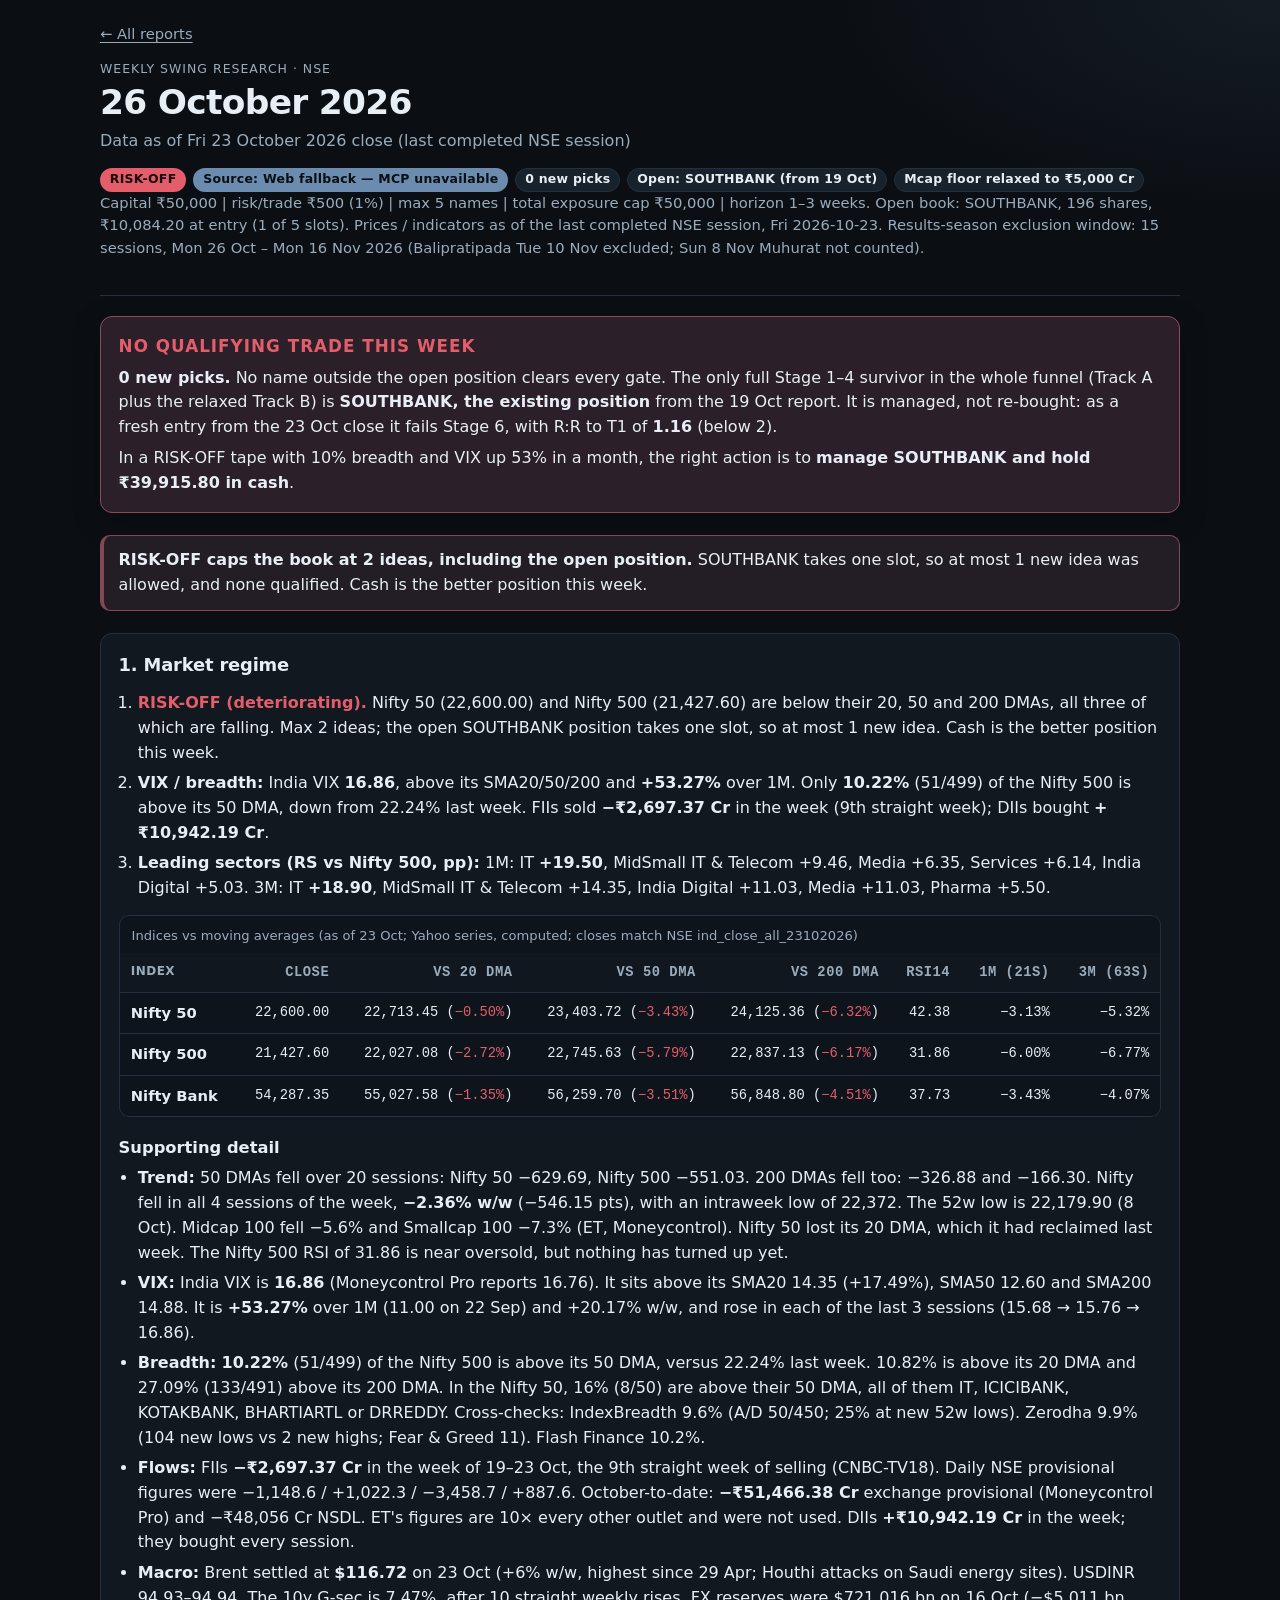
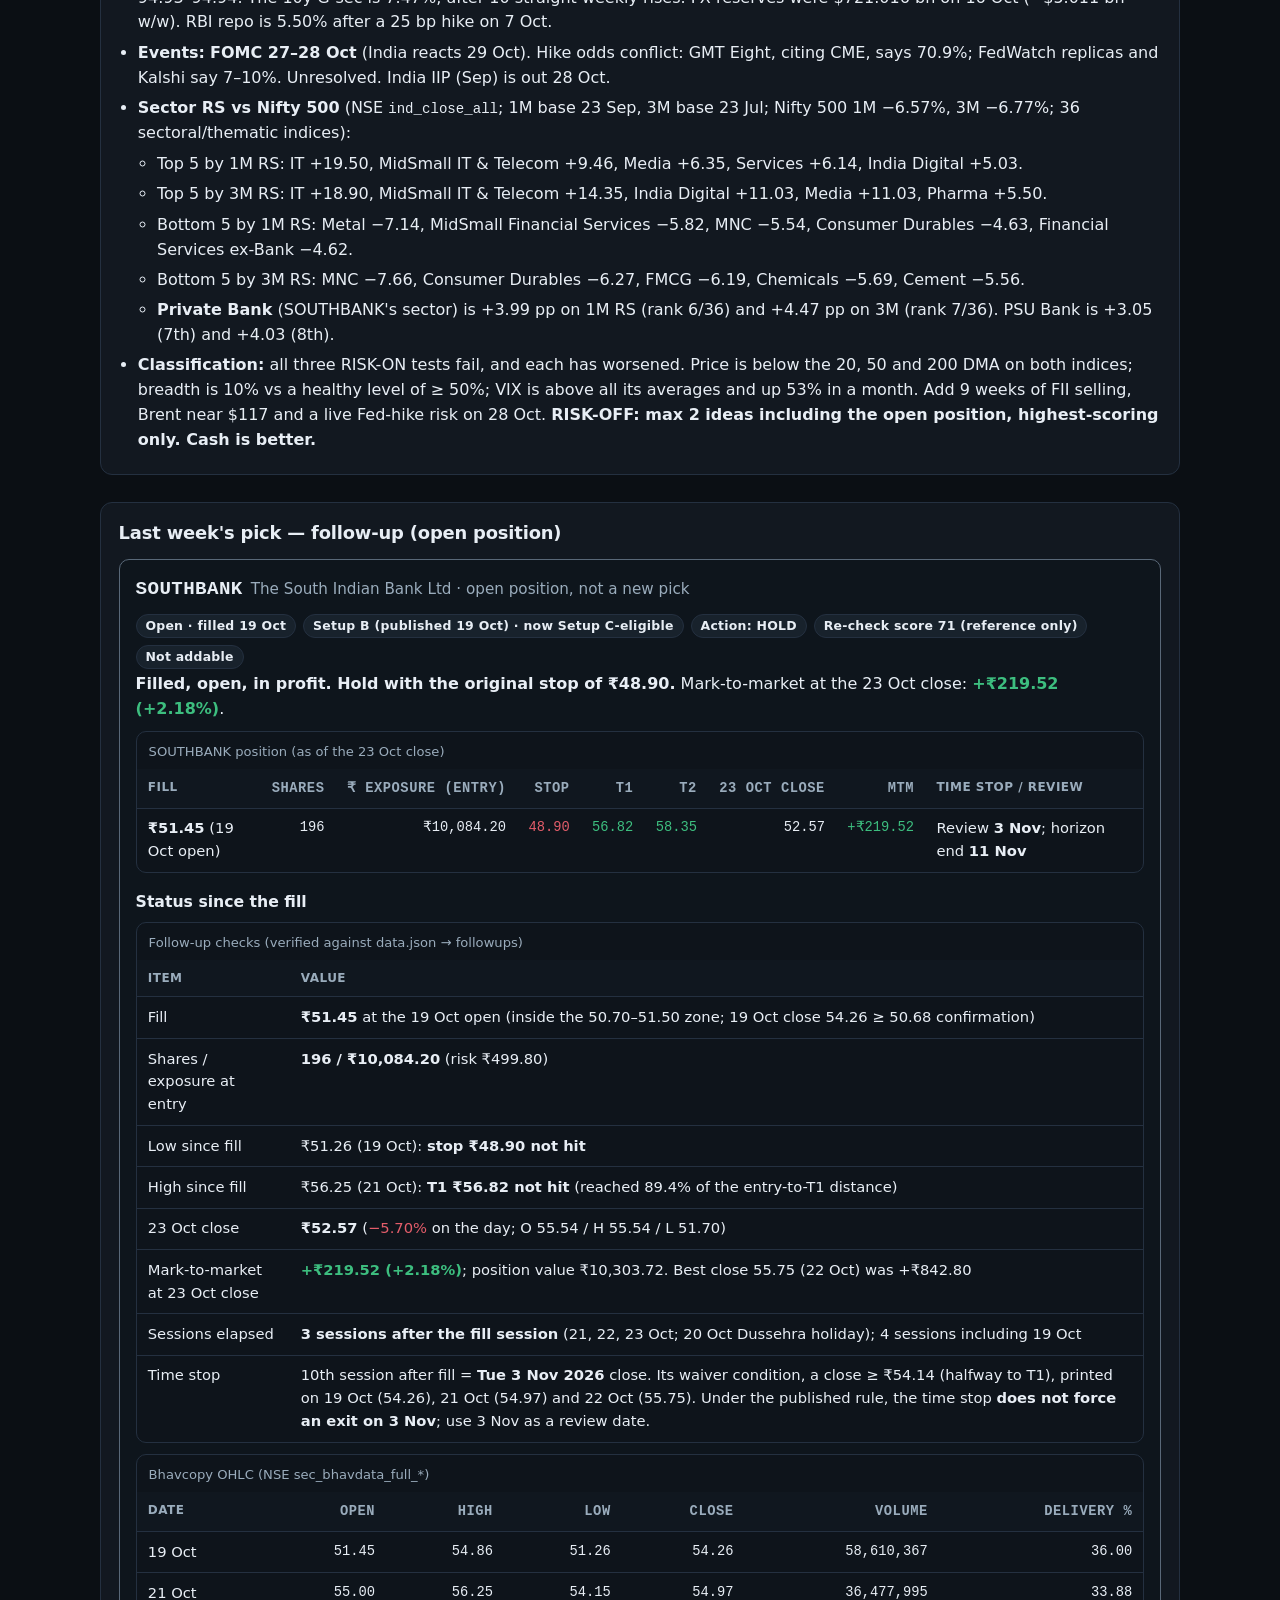
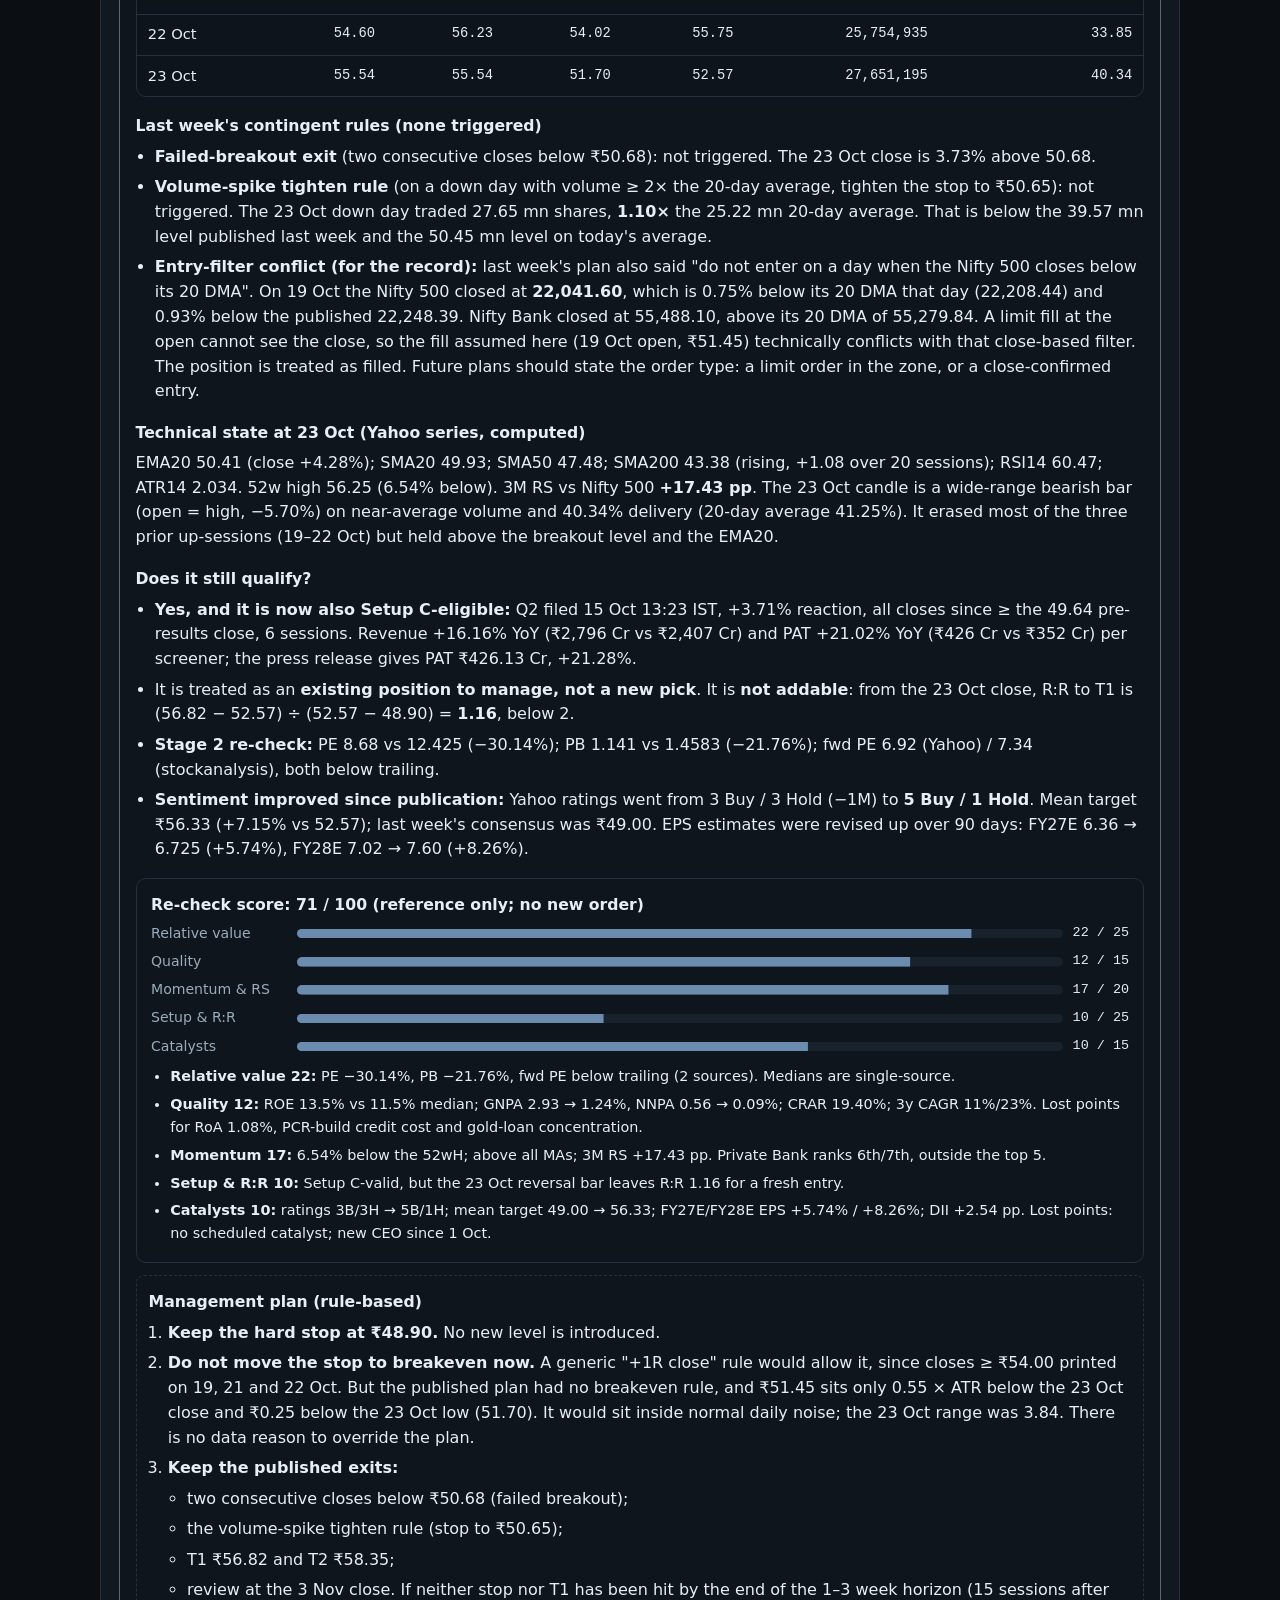
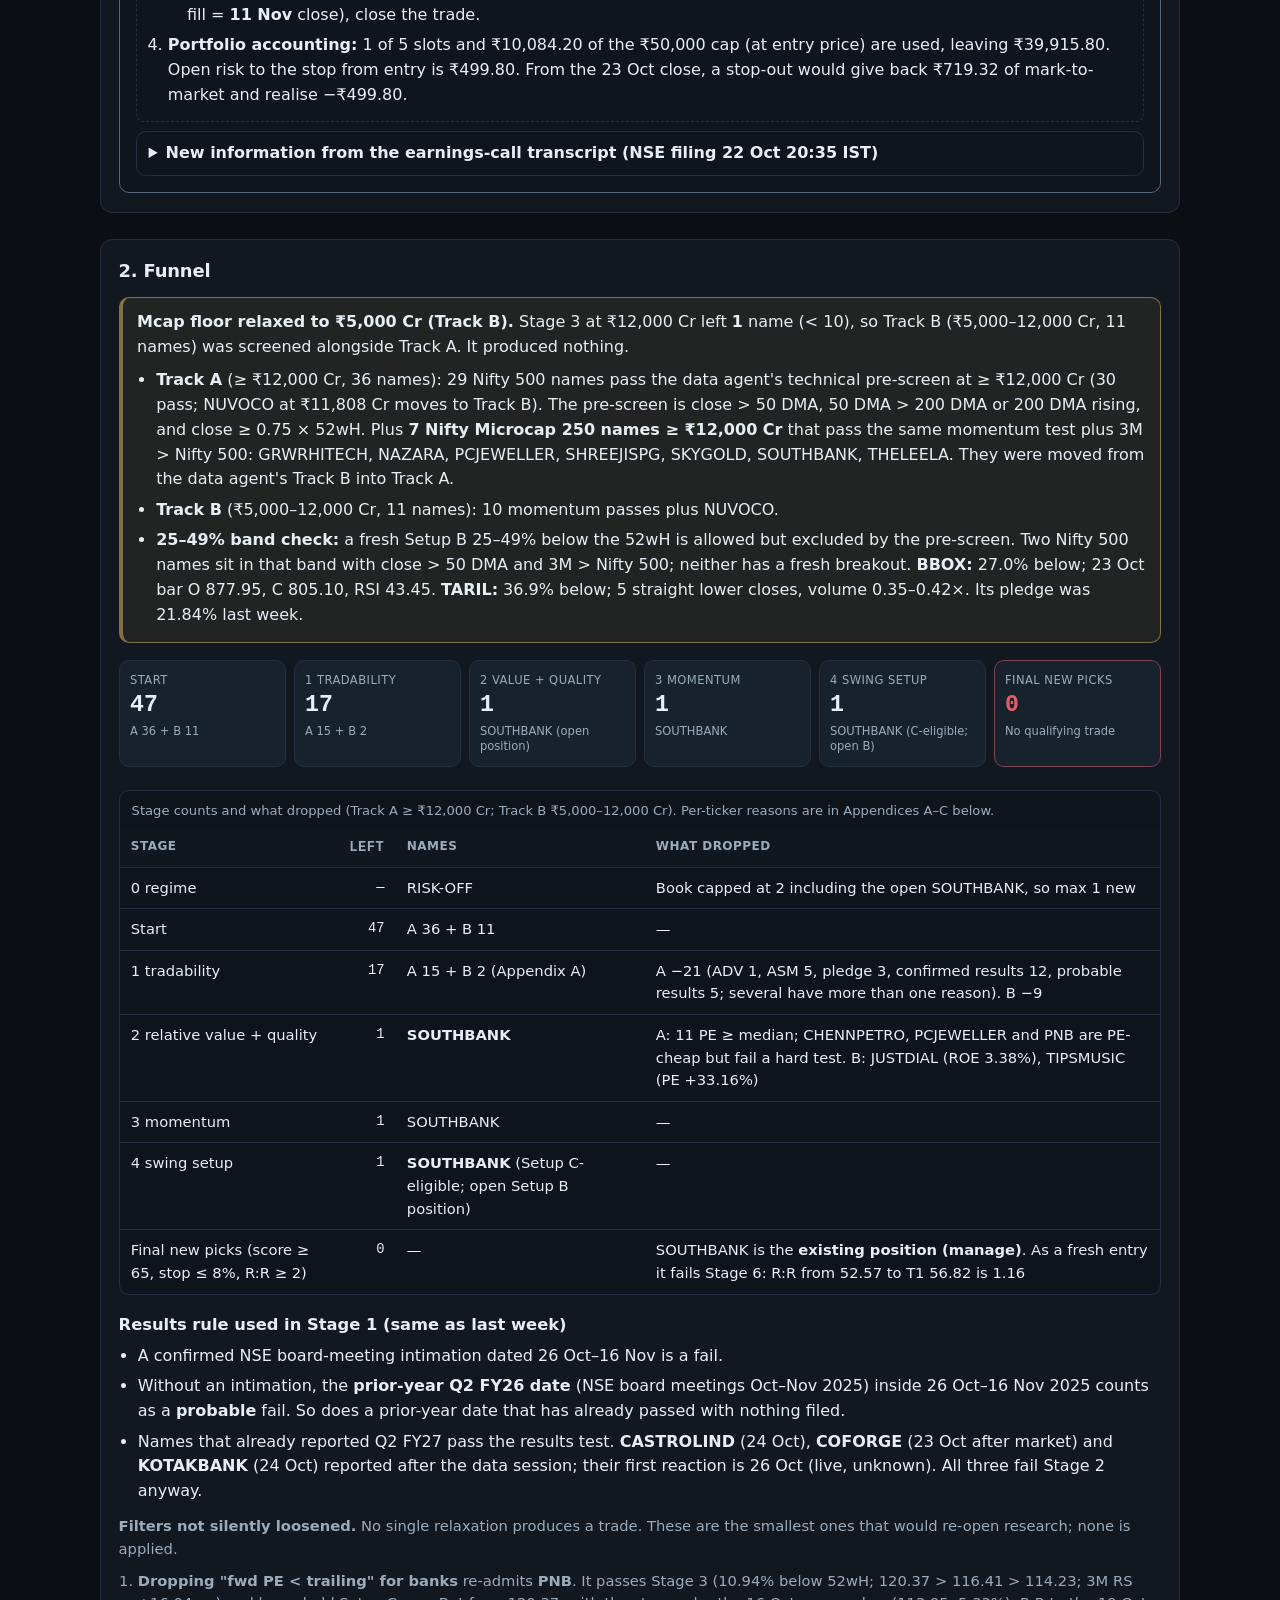
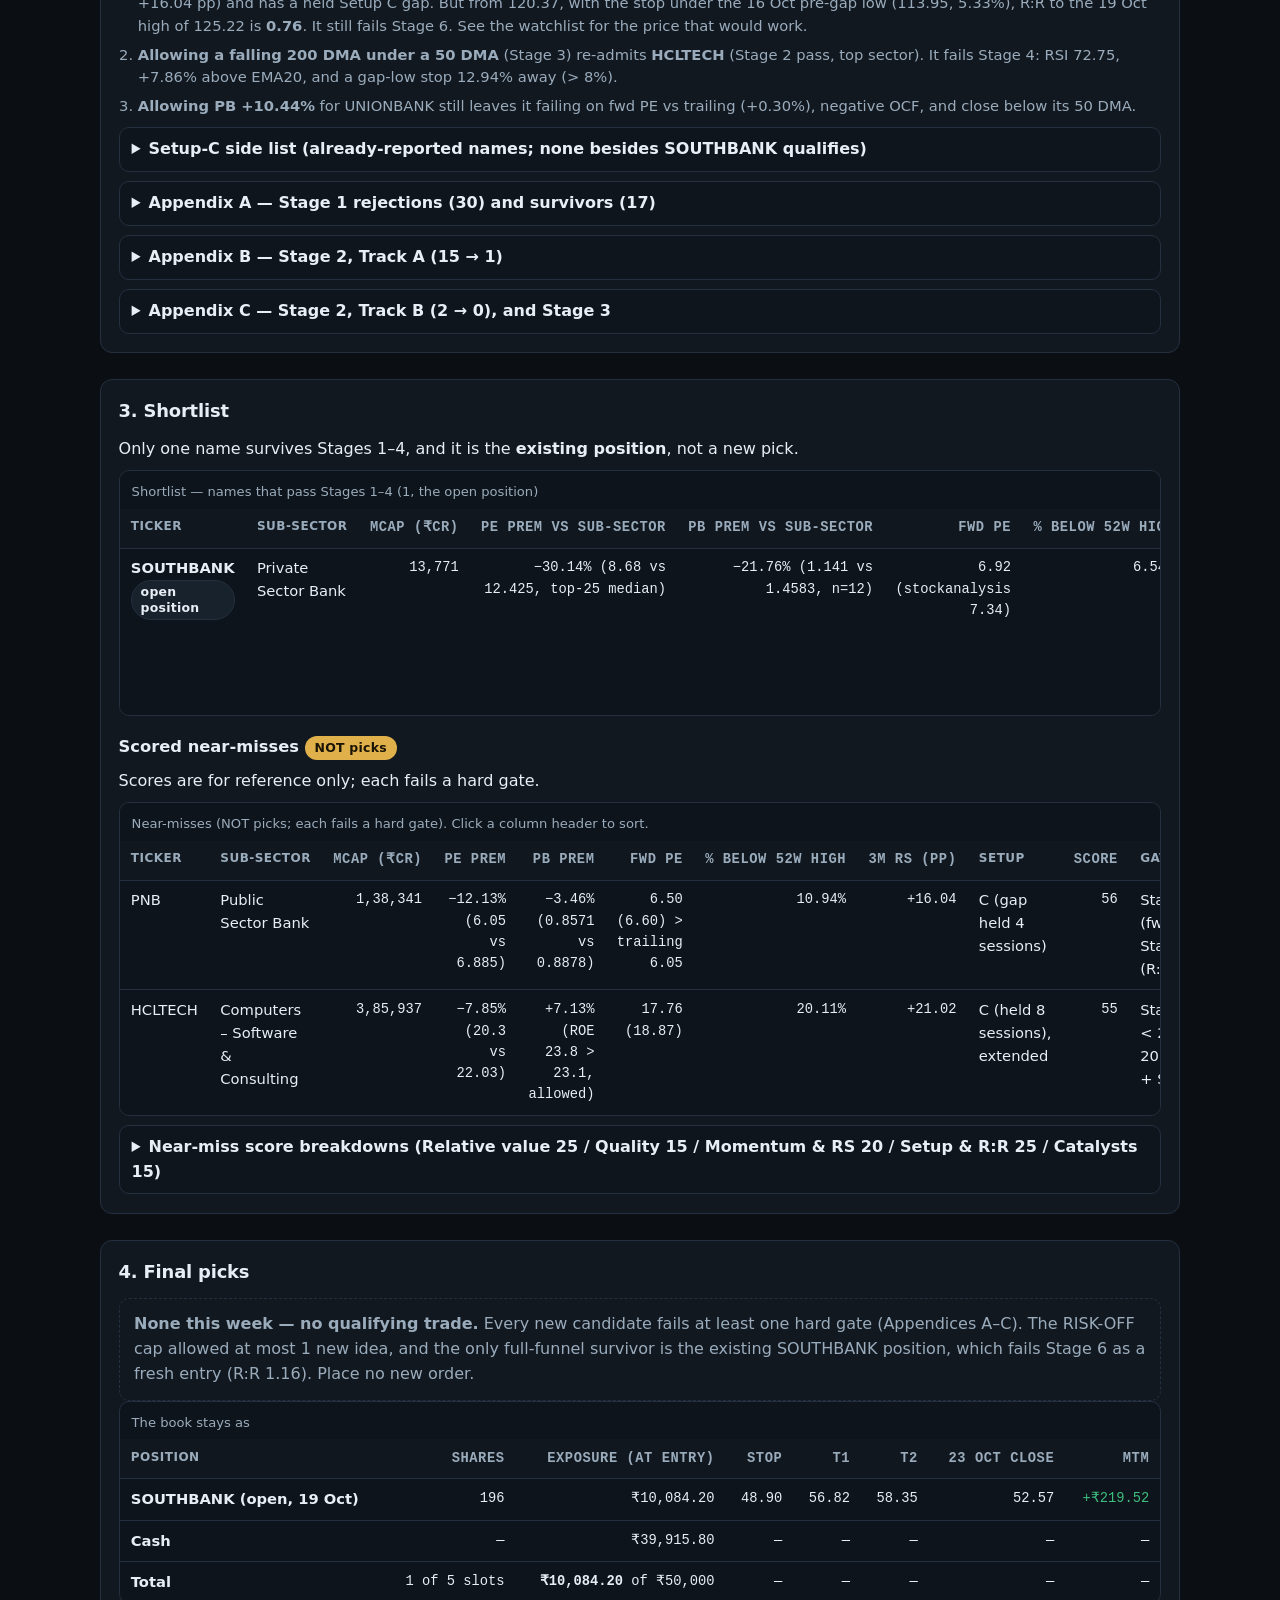
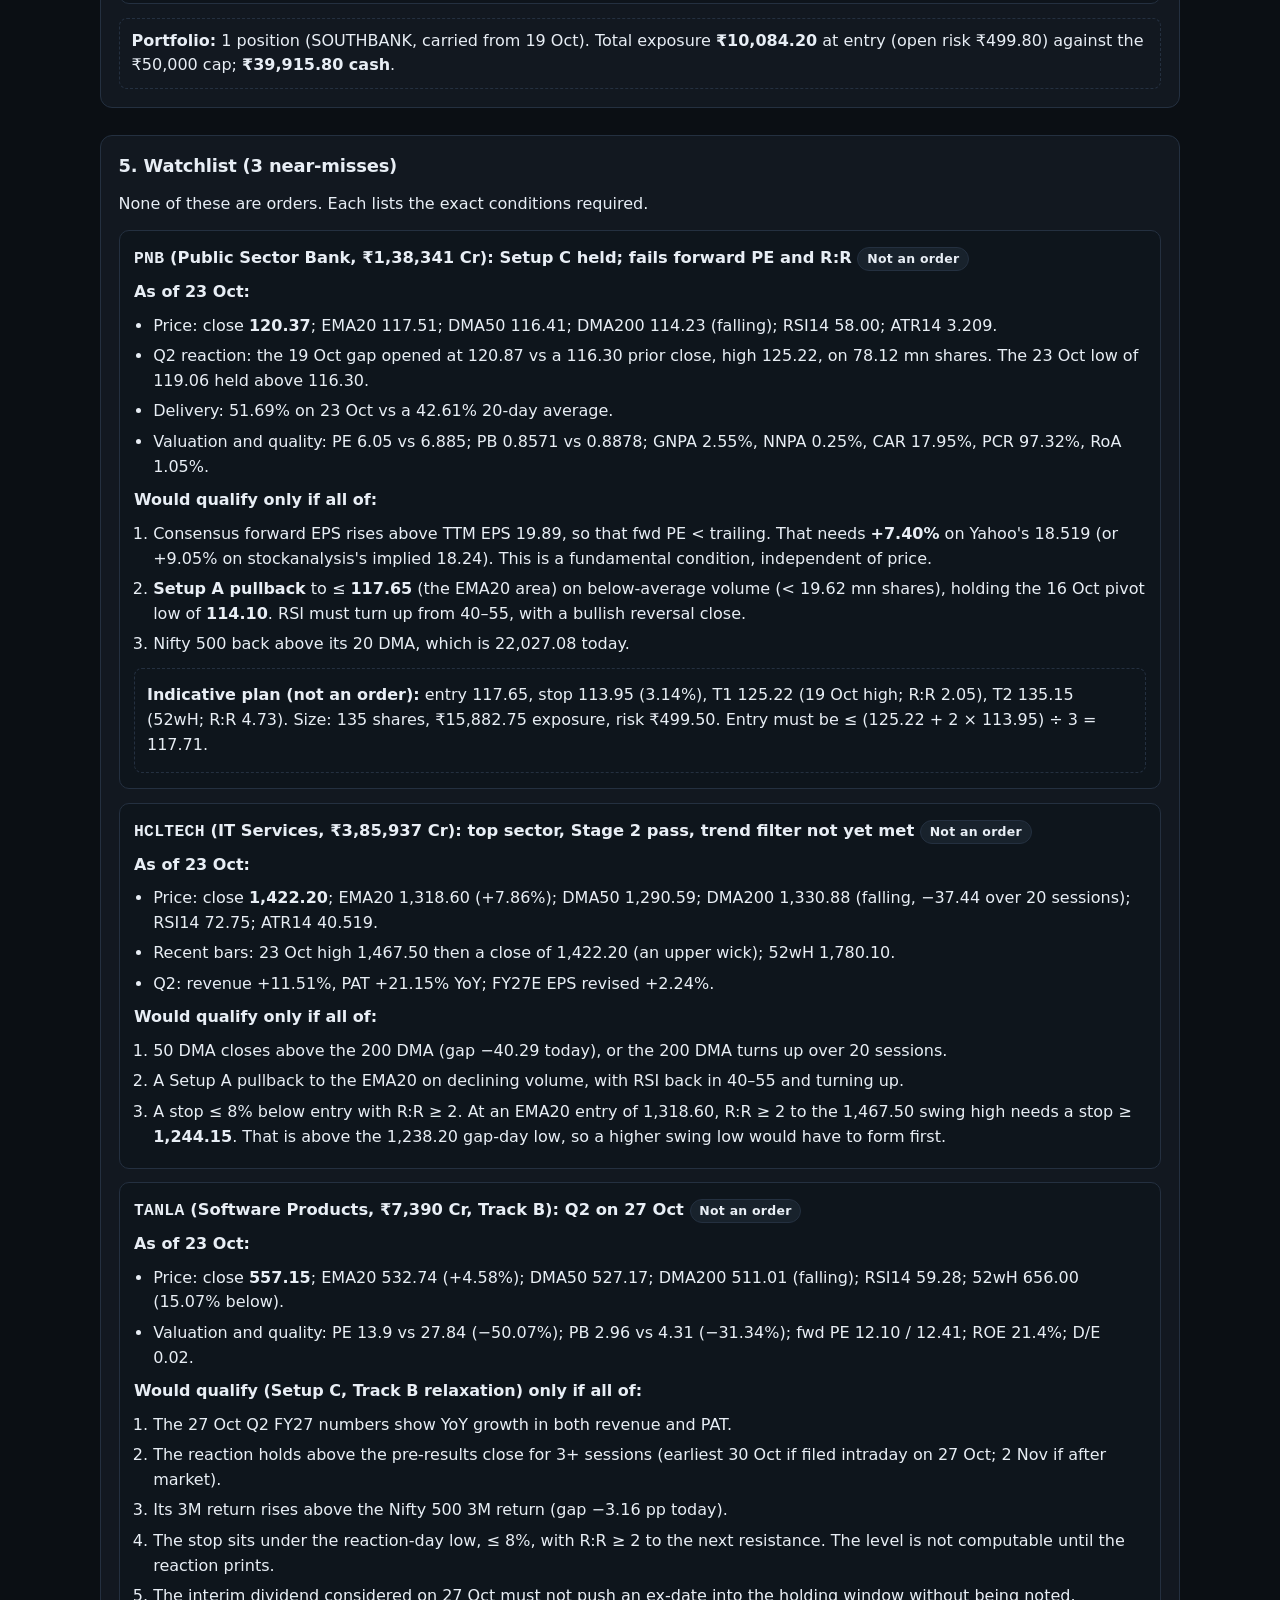
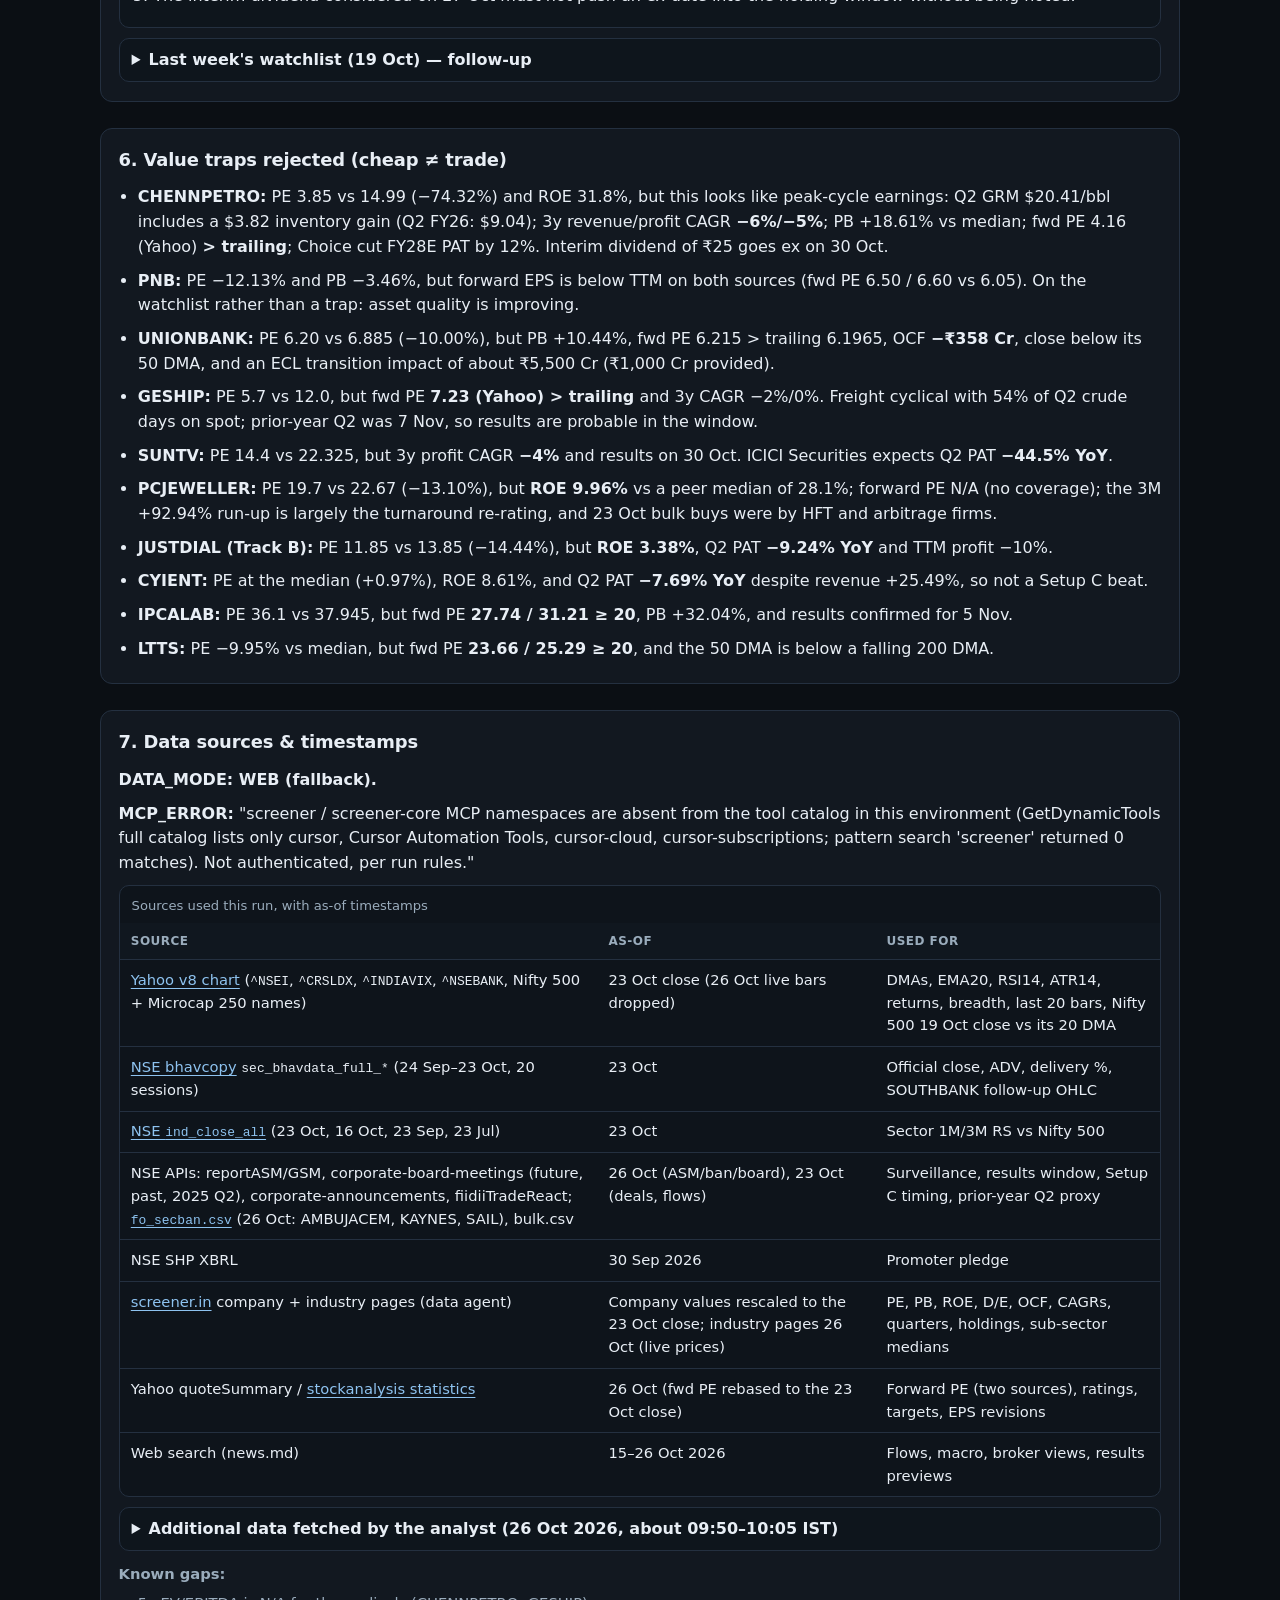
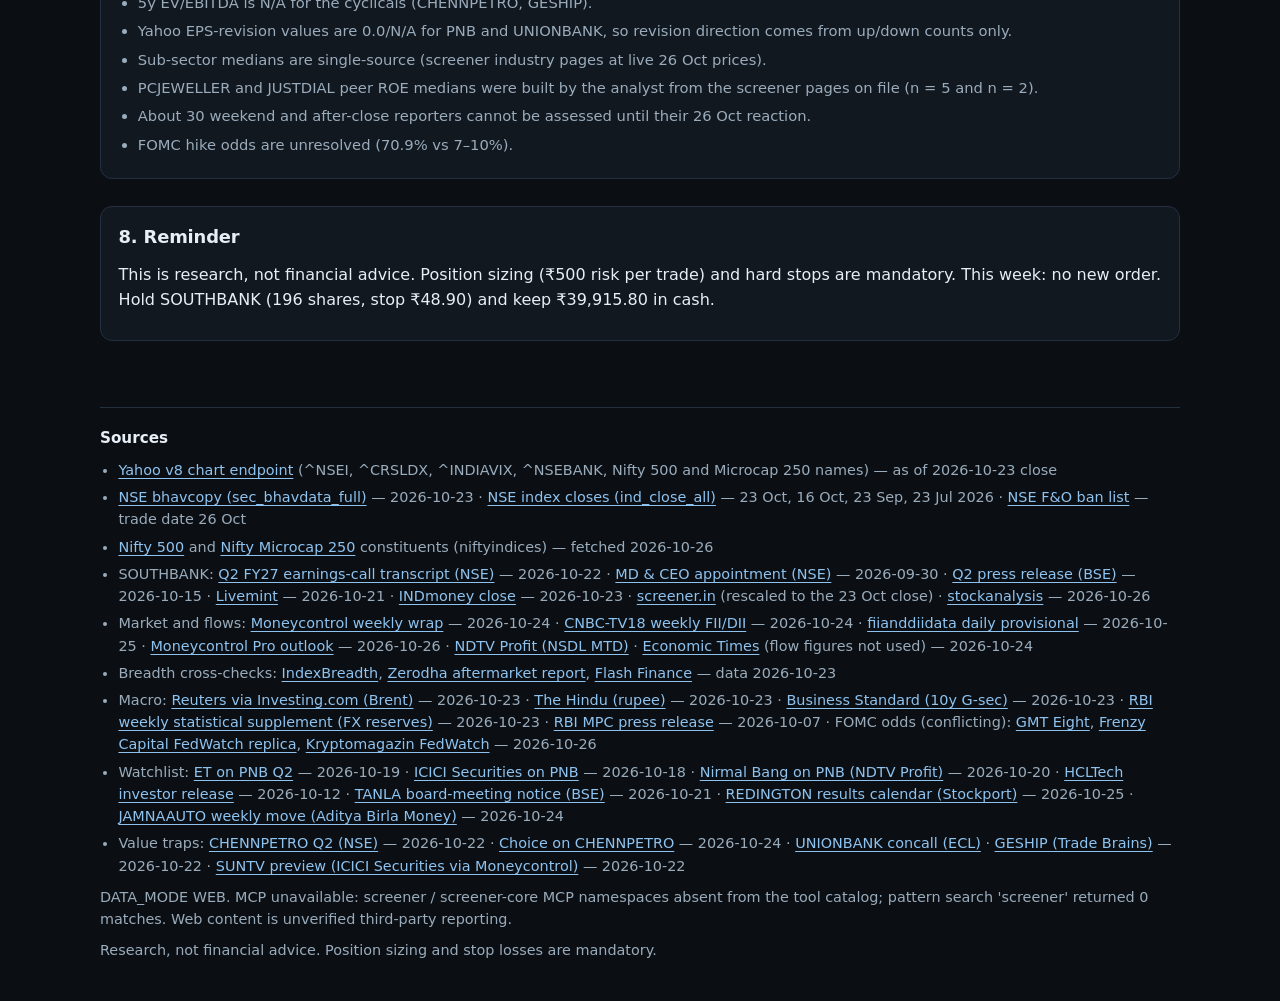
<file: reports/26_oct_2026.html>
<!DOCTYPE html>
<html lang="en">
  <head>
    <meta charset="utf-8">
    <meta name="viewport" content="width=device-width, initial-scale=1">
    <title>26 October 2026 — Weekly Swing Research</title>
    <meta name="description" content="Weekly NSE swing research for 26 October 2026. RISK-OFF. No new qualifying trade; manage the open SOUTHBANK position from 19 October. Data as of 23 October 2026.">
    <link rel="stylesheet" href="../assets/styles.css">
  </head>
  <body>
    <a class="skip-link" href="#content">Skip to content</a>
    <header class="site-header">
      <a class="back-link" href="../index.html">← All reports</a>
      <p class="kicker">Weekly swing research · NSE</p>
      <h1>26 October 2026</h1>
      <p class="as-of">Data as of Fri 23 October 2026 close (last completed NSE session)</p>
      <div class="badge-row">
        <span class="badge badge-risk-off">RISK-OFF</span>
        <span class="badge badge-web">Source: Web fallback — MCP unavailable</span>
        <span class="badge badge-muted">0 new picks</span>
        <span class="badge badge-muted">Open: SOUTHBANK (from 19 Oct)</span>
        <span class="badge badge-muted">Mcap floor relaxed to ₹5,000 Cr</span>
      </div>
      <p class="meta-line">Capital ₹50,000 | risk/trade ₹500 (1%) | max 5 names | total exposure cap ₹50,000 | horizon 1–3 weeks. Open book: SOUTHBANK, 196 shares, ₹10,084.20 at entry (1 of 5 slots). Prices / indicators as of the last completed NSE session, Fri 2026-10-23. Results-season exclusion window: 15 sessions, Mon 26 Oct – Mon 16 Nov 2026 (Balipratipada Tue 10 Nov excluded; Sun 8 Nov Muhurat not counted).</p>
    </header>

    <main id="content">
      <div class="banner" role="status">
        <h2>No qualifying trade this week</h2>
        <p><strong>0 new picks.</strong> No name outside the open position clears every gate. The only full Stage 1–4 survivor in the whole funnel (Track A plus the relaxed Track B) is <strong>SOUTHBANK, the existing position</strong> from the 19 Oct report. It is managed, not re-bought: as a fresh entry from the 23 Oct close it fails Stage 6, with R:R to T1 of <strong>1.16</strong> (below 2).</p>
        <p>In a RISK-OFF tape with 10% breadth and VIX up 53% in a month, the right action is to <strong>manage SOUTHBANK and hold ₹39,915.80 in cash</strong>.</p>
      </div>

      <div class="callout callout-risk" role="note">
        <p><strong>RISK-OFF caps the book at 2 ideas, including the open position.</strong> SOUTHBANK takes one slot, so at most 1 new idea was allowed, and none qualified. Cash is the better position this week.</p>
      </div>

      <section id="regime" aria-labelledby="regime-h">
        <h2 id="regime-h">1. Market regime</h2>
        <ol class="regime-lines">
          <li><strong class="neg">RISK-OFF (deteriorating).</strong> Nifty 50 (22,600.00) and Nifty 500 (21,427.60) are below their 20, 50 and 200 DMAs, all three of which are falling. Max 2 ideas; the open SOUTHBANK position takes one slot, so at most 1 new idea. Cash is the better position this week.</li>
          <li><strong>VIX / breadth:</strong> India VIX <strong>16.86</strong>, above its SMA20/50/200 and <strong>+53.27%</strong> over 1M. Only <strong>10.22%</strong> (51/499) of the Nifty 500 is above its 50 DMA, down from 22.24% last week. FIIs sold <strong>−₹2,697.37 Cr</strong> in the week (9th straight week); DIIs bought <strong>+₹10,942.19 Cr</strong>.</li>
          <li><strong>Leading sectors (RS vs Nifty 500, pp):</strong> 1M: IT <strong>+19.50</strong>, MidSmall IT &amp; Telecom +9.46, Media +6.35, Services +6.14, India Digital +5.03. 3M: IT <strong>+18.90</strong>, MidSmall IT &amp; Telecom +14.35, India Digital +11.03, Media +11.03, Pharma +5.50.</li>
        </ol>

        <div class="table-wrap">
          <table>
            <caption>Indices vs moving averages (as of 23 Oct; Yahoo series, computed; closes match NSE ind_close_all_23102026)</caption>
            <thead>
              <tr>
                <th scope="col">Index</th>
                <th class="num" scope="col">Close</th>
                <th class="num" scope="col">vs 20 DMA</th>
                <th class="num" scope="col">vs 50 DMA</th>
                <th class="num" scope="col">vs 200 DMA</th>
                <th class="num" scope="col">RSI14</th>
                <th class="num" scope="col">1M (21s)</th>
                <th class="num" scope="col">3M (63s)</th>
              </tr>
            </thead>
            <tbody>
              <tr>
                <th scope="row">Nifty 50</th>
                <td class="num">22,600.00</td>
                <td class="num">22,713.45 (<span class="neg">−0.50%</span>)</td>
                <td class="num">23,403.72 (<span class="neg">−3.43%</span>)</td>
                <td class="num">24,125.36 (<span class="neg">−6.32%</span>)</td>
                <td class="num">42.38</td>
                <td class="num">−3.13%</td>
                <td class="num">−5.32%</td>
              </tr>
              <tr>
                <th scope="row">Nifty 500</th>
                <td class="num">21,427.60</td>
                <td class="num">22,027.08 (<span class="neg">−2.72%</span>)</td>
                <td class="num">22,745.63 (<span class="neg">−5.79%</span>)</td>
                <td class="num">22,837.13 (<span class="neg">−6.17%</span>)</td>
                <td class="num">31.86</td>
                <td class="num">−6.00%</td>
                <td class="num">−6.77%</td>
              </tr>
              <tr>
                <th scope="row">Nifty Bank</th>
                <td class="num">54,287.35</td>
                <td class="num">55,027.58 (<span class="neg">−1.35%</span>)</td>
                <td class="num">56,259.70 (<span class="neg">−3.51%</span>)</td>
                <td class="num">56,848.80 (<span class="neg">−4.51%</span>)</td>
                <td class="num">37.73</td>
                <td class="num">−3.43%</td>
                <td class="num">−4.07%</td>
              </tr>
            </tbody>
          </table>
        </div>

        <h3>Supporting detail</h3>
        <ul>
          <li><strong>Trend:</strong> 50 DMAs fell over 20 sessions: Nifty 50 −629.69, Nifty 500 −551.03. 200 DMAs fell too: −326.88 and −166.30. Nifty fell in all 4 sessions of the week, <strong>−2.36% w/w</strong> (−546.15 pts), with an intraweek low of 22,372. The 52w low is 22,179.90 (8 Oct). Midcap 100 fell −5.6% and Smallcap 100 −7.3% (ET, Moneycontrol). Nifty 50 lost its 20 DMA, which it had reclaimed last week. The Nifty 500 RSI of 31.86 is near oversold, but nothing has turned up yet.</li>
          <li><strong>VIX:</strong> India VIX is <strong>16.86</strong> (Moneycontrol Pro reports 16.76). It sits above its SMA20 14.35 (+17.49%), SMA50 12.60 and SMA200 14.88. It is <strong>+53.27%</strong> over 1M (11.00 on 22 Sep) and +20.17% w/w, and rose in each of the last 3 sessions (15.68 → 15.76 → 16.86).</li>
          <li><strong>Breadth:</strong> <strong>10.22%</strong> (51/499) of the Nifty 500 is above its 50 DMA, versus 22.24% last week. 10.82% is above its 20 DMA and 27.09% (133/491) above its 200 DMA. In the Nifty 50, 16% (8/50) are above their 50 DMA, all of them IT, ICICIBANK, KOTAKBANK, BHARTIARTL or DRREDDY. Cross-checks: IndexBreadth 9.6% (A/D 50/450; 25% at new 52w lows). Zerodha 9.9% (104 new lows vs 2 new highs; Fear &amp; Greed 11). Flash Finance 10.2%.</li>
          <li><strong>Flows:</strong> FIIs <strong>−₹2,697.37 Cr</strong> in the week of 19–23 Oct, the 9th straight week of selling (CNBC-TV18). Daily NSE provisional figures were −1,148.6 / +1,022.3 / −3,458.7 / +887.6. October-to-date: <strong>−₹51,466.38 Cr</strong> exchange provisional (Moneycontrol Pro) and −₹48,056 Cr NSDL. ET's figures are 10× every other outlet and were not used. DIIs <strong>+₹10,942.19 Cr</strong> in the week; they bought every session.</li>
          <li><strong>Macro:</strong> Brent settled at <strong>$116.72</strong> on 23 Oct (+6% w/w, highest since 29 Apr; Houthi attacks on Saudi energy sites). USDINR 94.93–94.94. The 10y G-sec is 7.47%, after 10 straight weekly rises. FX reserves were $721.016 bn on 16 Oct (−$5.011 bn w/w). RBI repo is 5.50% after a 25 bp hike on 7 Oct.</li>
          <li><strong>Events:</strong> <strong>FOMC 27–28 Oct</strong> (India reacts 29 Oct). Hike odds conflict: GMT Eight, citing CME, says 70.9%; FedWatch replicas and Kalshi say 7–10%. Unresolved. India IIP (Sep) is out 28 Oct.</li>
          <li><strong>Sector RS vs Nifty 500</strong> (NSE <code>ind_close_all</code>; 1M base 23 Sep, 3M base 23 Jul; Nifty 500 1M −6.57%, 3M −6.77%; 36 sectoral/thematic indices):
            <ul>
              <li>Top 5 by 1M RS: IT +19.50, MidSmall IT &amp; Telecom +9.46, Media +6.35, Services +6.14, India Digital +5.03.</li>
              <li>Top 5 by 3M RS: IT +18.90, MidSmall IT &amp; Telecom +14.35, India Digital +11.03, Media +11.03, Pharma +5.50.</li>
              <li>Bottom 5 by 1M RS: Metal −7.14, MidSmall Financial Services −5.82, MNC −5.54, Consumer Durables −4.63, Financial Services ex-Bank −4.62.</li>
              <li>Bottom 5 by 3M RS: MNC −7.66, Consumer Durables −6.27, FMCG −6.19, Chemicals −5.69, Cement −5.56.</li>
              <li><strong>Private Bank</strong> (SOUTHBANK's sector) is +3.99 pp on 1M RS (rank 6/36) and +4.47 pp on 3M (rank 7/36). PSU Bank is +3.05 (7th) and +4.03 (8th).</li>
            </ul>
          </li>
          <li><strong>Classification:</strong> all three RISK-ON tests fail, and each has worsened. Price is below the 20, 50 and 200 DMA on both indices; breadth is 10% vs a healthy level of ≥ 50%; VIX is above all its averages and up 53% in a month. Add 9 weeks of FII selling, Brent near $117 and a live Fed-hike risk on 28 Oct. <strong>RISK-OFF: max 2 ideas including the open position, highest-scoring only. Cash is better.</strong></li>
        </ul>
      </section>

      <section id="open-position" aria-labelledby="open-position-h">
        <h2 id="open-position-h">Last week's pick — follow-up (open position)</h2>

        <article class="pick-card position-card" aria-labelledby="pos-southbank">
          <h3 id="pos-southbank"><span class="ticker">SOUTHBANK</span> <span class="pick-name">The South Indian Bank Ltd · open position, not a new pick</span></h3>
          <div class="badge-row">
            <span class="badge badge-muted">Open · filled 19 Oct</span>
            <span class="badge badge-muted">Setup B (published 19 Oct) · now Setup C-eligible</span>
            <span class="badge badge-muted">Action: HOLD</span>
            <span class="badge badge-muted">Re-check score 71 (reference only)</span>
            <span class="badge badge-muted">Not addable</span>
          </div>

          <p><strong>Filled, open, in profit. Hold with the original stop of ₹48.90.</strong> Mark-to-market at the 23 Oct close: <span class="pos"><strong>+₹219.52 (+2.18%)</strong></span>.</p>

          <div class="table-wrap">
            <table class="table-wide">
              <caption>SOUTHBANK position (as of the 23 Oct close)</caption>
              <thead>
                <tr>
                  <th scope="col">Fill</th>
                  <th class="num" scope="col">Shares</th>
                  <th class="num" scope="col">₹ Exposure (entry)</th>
                  <th class="num" scope="col">Stop</th>
                  <th class="num" scope="col">T1</th>
                  <th class="num" scope="col">T2</th>
                  <th class="num" scope="col">23 Oct close</th>
                  <th class="num" scope="col">MTM</th>
                  <th scope="col">Time stop / review</th>
                </tr>
              </thead>
              <tbody>
                <tr>
                  <td><strong>₹51.45</strong> (19 Oct open)</td>
                  <td class="num">196</td>
                  <td class="num">₹10,084.20</td>
                  <td class="num"><span class="neg">48.90</span></td>
                  <td class="num"><span class="pos">56.82</span></td>
                  <td class="num"><span class="pos">58.35</span></td>
                  <td class="num">52.57</td>
                  <td class="num"><span class="pos">+₹219.52</span></td>
                  <td>Review <strong>3 Nov</strong>; horizon end <strong>11 Nov</strong></td>
                </tr>
              </tbody>
            </table>
          </div>

          <h4>Status since the fill</h4>
          <div class="table-wrap">
            <table>
              <caption>Follow-up checks (verified against data.json → followups)</caption>
              <thead>
                <tr>
                  <th scope="col">Item</th>
                  <th scope="col">Value</th>
                </tr>
              </thead>
              <tbody>
                <tr>
                  <td>Fill</td>
                  <td><strong>₹51.45</strong> at the 19 Oct open (inside the 50.70–51.50 zone; 19 Oct close 54.26 ≥ 50.68 confirmation)</td>
                </tr>
                <tr>
                  <td>Shares / exposure at entry</td>
                  <td><strong>196 / ₹10,084.20</strong> (risk ₹499.80)</td>
                </tr>
                <tr>
                  <td>Low since fill</td>
                  <td>₹51.26 (19 Oct): <strong>stop ₹48.90 not hit</strong></td>
                </tr>
                <tr>
                  <td>High since fill</td>
                  <td>₹56.25 (21 Oct): <strong>T1 ₹56.82 not hit</strong> (reached 89.4% of the entry-to-T1 distance)</td>
                </tr>
                <tr>
                  <td>23 Oct close</td>
                  <td><strong>₹52.57</strong> (<span class="neg">−5.70%</span> on the day; O 55.54 / H 55.54 / L 51.70)</td>
                </tr>
                <tr>
                  <td>Mark-to-market at 23 Oct close</td>
                  <td><strong class="pos">+₹219.52 (+2.18%)</strong>; position value ₹10,303.72. Best close 55.75 (22 Oct) was +₹842.80</td>
                </tr>
                <tr>
                  <td>Sessions elapsed</td>
                  <td><strong>3 sessions after the fill session</strong> (21, 22, 23 Oct; 20 Oct Dussehra holiday); 4 sessions including 19 Oct</td>
                </tr>
                <tr>
                  <td>Time stop</td>
                  <td>10th session after fill = <strong>Tue 3 Nov 2026</strong> close. Its waiver condition, a close ≥ ₹54.14 (halfway to T1), printed on 19 Oct (54.26), 21 Oct (54.97) and 22 Oct (55.75). Under the published rule, the time stop <strong>does not force an exit on 3 Nov</strong>; use 3 Nov as a review date.</td>
                </tr>
              </tbody>
            </table>
          </div>

          <div class="table-wrap">
            <table>
              <caption>Bhavcopy OHLC (NSE sec_bhavdata_full_*)</caption>
              <thead>
                <tr>
                  <th scope="col">Date</th>
                  <th class="num" scope="col">Open</th>
                  <th class="num" scope="col">High</th>
                  <th class="num" scope="col">Low</th>
                  <th class="num" scope="col">Close</th>
                  <th class="num" scope="col">Volume</th>
                  <th class="num" scope="col">Delivery %</th>
                </tr>
              </thead>
              <tbody>
                <tr>
                  <td>19 Oct</td>
                  <td class="num">51.45</td>
                  <td class="num">54.86</td>
                  <td class="num">51.26</td>
                  <td class="num">54.26</td>
                  <td class="num">58,610,367</td>
                  <td class="num">36.00</td>
                </tr>
                <tr>
                  <td>21 Oct</td>
                  <td class="num">55.00</td>
                  <td class="num">56.25</td>
                  <td class="num">54.15</td>
                  <td class="num">54.97</td>
                  <td class="num">36,477,995</td>
                  <td class="num">33.88</td>
                </tr>
                <tr>
                  <td>22 Oct</td>
                  <td class="num">54.60</td>
                  <td class="num">56.23</td>
                  <td class="num">54.02</td>
                  <td class="num">55.75</td>
                  <td class="num">25,754,935</td>
                  <td class="num">33.85</td>
                </tr>
                <tr>
                  <td>23 Oct</td>
                  <td class="num">55.54</td>
                  <td class="num">55.54</td>
                  <td class="num">51.70</td>
                  <td class="num">52.57</td>
                  <td class="num">27,651,195</td>
                  <td class="num">40.34</td>
                </tr>
              </tbody>
            </table>
          </div>

          <h4>Last week's contingent rules (none triggered)</h4>
          <ul>
            <li><strong>Failed-breakout exit</strong> (two consecutive closes below ₹50.68): not triggered. The 23 Oct close is 3.73% above 50.68.</li>
            <li><strong>Volume-spike tighten rule</strong> (on a down day with volume ≥ 2× the 20-day average, tighten the stop to ₹50.65): not triggered. The 23 Oct down day traded 27.65 mn shares, <strong>1.10×</strong> the 25.22 mn 20-day average. That is below the 39.57 mn level published last week and the 50.45 mn level on today's average.</li>
            <li><strong>Entry-filter conflict (for the record):</strong> last week's plan also said "do not enter on a day when the Nifty 500 closes below its 20 DMA". On 19 Oct the Nifty 500 closed at <strong>22,041.60</strong>, which is 0.75% below its 20 DMA that day (22,208.44) and 0.93% below the published 22,248.39. Nifty Bank closed at 55,488.10, above its 20 DMA of 55,279.84. A limit fill at the open cannot see the close, so the fill assumed here (19 Oct open, ₹51.45) technically conflicts with that close-based filter. The position is treated as filled. Future plans should state the order type: a limit order in the zone, or a close-confirmed entry.</li>
          </ul>

          <h4>Technical state at 23 Oct (Yahoo series, computed)</h4>
          <p>EMA20 50.41 (close +4.28%); SMA20 49.93; SMA50 47.48; SMA200 43.38 (rising, +1.08 over 20 sessions); RSI14 60.47; ATR14 2.034. 52w high 56.25 (6.54% below). 3M RS vs Nifty 500 <strong>+17.43 pp</strong>. The 23 Oct candle is a wide-range bearish bar (open = high, −5.70%) on near-average volume and 40.34% delivery (20-day average 41.25%). It erased most of the three prior up-sessions (19–22 Oct) but held above the breakout level and the EMA20.</p>

          <h4>Does it still qualify?</h4>
          <ul>
            <li><strong>Yes, and it is now also Setup C-eligible:</strong> Q2 filed 15 Oct 13:23 IST, +3.71% reaction, all closes since ≥ the 49.64 pre-results close, 6 sessions. Revenue +16.16% YoY (₹2,796 Cr vs ₹2,407 Cr) and PAT +21.02% YoY (₹426 Cr vs ₹352 Cr) per screener; the press release gives PAT ₹426.13 Cr, +21.28%.</li>
            <li>It is treated as an <strong>existing position to manage, not a new pick</strong>. It is <strong>not addable</strong>: from the 23 Oct close, R:R to T1 is (56.82 − 52.57) ÷ (52.57 − 48.90) = <strong>1.16</strong>, below 2.</li>
            <li><strong>Stage 2 re-check:</strong> PE 8.68 vs 12.425 (−30.14%); PB 1.141 vs 1.4583 (−21.76%); fwd PE 6.92 (Yahoo) / 7.34 (stockanalysis), both below trailing.</li>
            <li><strong>Sentiment improved since publication:</strong> Yahoo ratings went from 3 Buy / 3 Hold (−1M) to <strong>5 Buy / 1 Hold</strong>. Mean target ₹56.33 (+7.15% vs 52.57); last week's consensus was ₹49.00. EPS estimates were revised up over 90 days: FY27E 6.36 → 6.725 (+5.74%), FY28E 7.02 → 7.60 (+8.26%).</li>
          </ul>

          <div class="score-card score-card-pick">
            <h4>Re-check score: 71 / 100 (reference only; no new order)</h4>
            <div class="score-rows">
              <div class="score-row">
                <span class="score-label">Relative value</span>
                <svg class="score-bar" viewBox="0 0 25 1" preserveAspectRatio="none" role="img" aria-label="Relative value 22 of 25"><rect class="score-track" width="25" height="1"></rect><rect class="score-fill" width="22" height="1"></rect></svg>
                <span class="score-val">22 / 25</span>
              </div>
              <div class="score-row">
                <span class="score-label">Quality</span>
                <svg class="score-bar" viewBox="0 0 15 1" preserveAspectRatio="none" role="img" aria-label="Quality 12 of 15"><rect class="score-track" width="15" height="1"></rect><rect class="score-fill" width="12" height="1"></rect></svg>
                <span class="score-val">12 / 15</span>
              </div>
              <div class="score-row">
                <span class="score-label">Momentum &amp; RS</span>
                <svg class="score-bar" viewBox="0 0 20 1" preserveAspectRatio="none" role="img" aria-label="Momentum and RS 17 of 20"><rect class="score-track" width="20" height="1"></rect><rect class="score-fill" width="17" height="1"></rect></svg>
                <span class="score-val">17 / 20</span>
              </div>
              <div class="score-row">
                <span class="score-label">Setup &amp; R:R</span>
                <svg class="score-bar" viewBox="0 0 25 1" preserveAspectRatio="none" role="img" aria-label="Setup and R:R 10 of 25"><rect class="score-track" width="25" height="1"></rect><rect class="score-fill" width="10" height="1"></rect></svg>
                <span class="score-val">10 / 25</span>
              </div>
              <div class="score-row">
                <span class="score-label">Catalysts</span>
                <svg class="score-bar" viewBox="0 0 15 1" preserveAspectRatio="none" role="img" aria-label="Catalysts 10 of 15"><rect class="score-track" width="15" height="1"></rect><rect class="score-fill" width="10" height="1"></rect></svg>
                <span class="score-val">10 / 15</span>
              </div>
            </div>
            <ul class="score-basis">
              <li><strong>Relative value 22:</strong> PE −30.14%, PB −21.76%, fwd PE below trailing (2 sources). Medians are single-source.</li>
              <li><strong>Quality 12:</strong> ROE 13.5% vs 11.5% median; GNPA 2.93 → 1.24%, NNPA 0.56 → 0.09%; CRAR 19.40%; 3y CAGR 11%/23%. Lost points for RoA 1.08%, PCR-build credit cost and gold-loan concentration.</li>
              <li><strong>Momentum 17:</strong> 6.54% below the 52wH; above all MAs; 3M RS +17.43 pp. Private Bank ranks 6th/7th, outside the top 5.</li>
              <li><strong>Setup &amp; R:R 10:</strong> Setup C-valid, but the 23 Oct reversal bar leaves R:R 1.16 for a fresh entry.</li>
              <li><strong>Catalysts 10:</strong> ratings 3B/3H → 5B/1H; mean target 49.00 → 56.33; FY27E/FY28E EPS +5.74% / +8.26%; DII +2.54 pp. Lost points: no scheduled catalyst; new CEO since 1 Oct.</li>
            </ul>
          </div>

          <div class="plan-box">
            <h4>Management plan (rule-based)</h4>
            <ol>
              <li><strong>Keep the hard stop at ₹48.90.</strong> No new level is introduced.</li>
              <li><strong>Do not move the stop to breakeven now.</strong> A generic "+1R close" rule would allow it, since closes ≥ ₹54.00 printed on 19, 21 and 22 Oct. But the published plan had no breakeven rule, and ₹51.45 sits only 0.55 × ATR below the 23 Oct close and ₹0.25 below the 23 Oct low (51.70). It would sit inside normal daily noise; the 23 Oct range was 3.84. There is no data reason to override the plan.</li>
              <li><strong>Keep the published exits:</strong>
                <ul>
                  <li>two consecutive closes below ₹50.68 (failed breakout);</li>
                  <li>the volume-spike tighten rule (stop to ₹50.65);</li>
                  <li>T1 ₹56.82 and T2 ₹58.35;</li>
                  <li>review at the 3 Nov close. If neither stop nor T1 has been hit by the end of the 1–3 week horizon (15 sessions after fill = <strong>11 Nov</strong> close), close the trade.</li>
                </ul>
              </li>
              <li><strong>Portfolio accounting:</strong> 1 of 5 slots and ₹10,084.20 of the ₹50,000 cap (at entry price) are used, leaving ₹39,915.80. Open risk to the stop from entry is ₹499.80. From the 23 Oct close, a stop-out would give back ₹719.32 of mark-to-market and realise −₹499.80.</li>
            </ol>
          </div>

          <details>
            <summary>New information from the earnings-call transcript (NSE filing 22 Oct 20:35 IST)</summary>
            <p>Source: <code>SOUTHBANK_22102026203447_SD_STT_TRANSCRIPT_22OCT2026.pdf</code>.</p>
            <ul>
              <li><strong>Management:</strong> the call was led by a <strong>new MD &amp; CEO, Mahesh Muralidhar Pai, in charge since 1 Oct 2026</strong>. This was a planned, RBI-approved succession: P. R. Seshadri retired at the end of his tenure on 30 Sep (NSE filing <code>SOUTHBANK_30092026201448_SD_STT_MDAPPOINTMENT_30SEPT2026.pdf</code>). Last week's note "no MD/CEO change" covered only the 15 Oct filing and missed this. It predates the entry and does not change the thesis. Pai said there would be "no change in the strategy".</li>
              <li><strong>Drivers:</strong> loan and deposit growth guidance of 15–16%, at "the higher bucket". NIM of 3.33% has already beaten the 3.25% guidance, with an aim of 3.40–3.50% over the medium to long term. About 43% of the book is EBLR-linked, so the bank benefits from repo hikes. Medium-term RoA target is 1.25–1.30%.</li>
              <li><strong>Red flags:</strong> calculated credit cost rose to about 60 bp on a PCR build (81% → 92%). Part of the quarter-end current-account surge was one-off IPO money and may reverse. The bank targets lifting gold loans from 25% to <strong>35%</strong> of the book, which raises concentration risk.</li>
            </ul>
          </details>
        </article>
      </section>

      <section id="funnel" aria-labelledby="funnel-h">
        <h2 id="funnel-h">2. Funnel</h2>

        <div class="callout" role="note">
          <p><strong>Mcap floor relaxed to ₹5,000 Cr (Track B).</strong> Stage 3 at ₹12,000 Cr left <strong>1</strong> name (&lt; 10), so Track B (₹5,000–12,000 Cr, 11 names) was screened alongside Track A. It produced nothing.</p>
          <ul>
            <li><strong>Track A</strong> (≥ ₹12,000 Cr, 36 names): 29 Nifty 500 names pass the data agent's technical pre-screen at ≥ ₹12,000 Cr (30 pass; NUVOCO at ₹11,808 Cr moves to Track B). The pre-screen is close &gt; 50 DMA, 50 DMA &gt; 200 DMA or 200 DMA rising, and close ≥ 0.75 × 52wH. Plus <strong>7 Nifty Microcap 250 names ≥ ₹12,000 Cr</strong> that pass the same momentum test plus 3M &gt; Nifty 500: GRWRHITECH, NAZARA, PCJEWELLER, SHREEJISPG, SKYGOLD, SOUTHBANK, THELEELA. They were moved from the data agent's Track B into Track A.</li>
            <li><strong>Track B</strong> (₹5,000–12,000 Cr, 11 names): 10 momentum passes plus NUVOCO.</li>
            <li><strong>25–49% band check:</strong> a fresh Setup B 25–49% below the 52wH is allowed but excluded by the pre-screen. Two Nifty 500 names sit in that band with close &gt; 50 DMA and 3M &gt; Nifty 500; neither has a fresh breakout. <strong>BBOX:</strong> 27.0% below; 23 Oct bar O 877.95, C 805.10, RSI 43.45. <strong>TARIL:</strong> 36.9% below; 5 straight lower closes, volume 0.35–0.42×. Its pledge was 21.84% last week.</li>
          </ul>
        </div>

        <div class="funnel" role="img" aria-label="Funnel counts: start 47, tradability 17, relative value and quality 1, momentum 1, swing setup 1, final new picks 0">
          <div class="funnel-step is-live">
            <span class="label">Start</span>
            <span class="count">47</span>
            <span class="sub">A 36 + B 11</span>
          </div>
          <div class="funnel-step is-live">
            <span class="label">1 Tradability</span>
            <span class="count">17</span>
            <span class="sub">A 15 + B 2</span>
          </div>
          <div class="funnel-step is-live">
            <span class="label">2 Value + quality</span>
            <span class="count">1</span>
            <span class="sub">SOUTHBANK (open position)</span>
          </div>
          <div class="funnel-step is-live">
            <span class="label">3 Momentum</span>
            <span class="count">1</span>
            <span class="sub">SOUTHBANK</span>
          </div>
          <div class="funnel-step is-live">
            <span class="label">4 Swing setup</span>
            <span class="count">1</span>
            <span class="sub">SOUTHBANK (C-eligible; open B)</span>
          </div>
          <div class="funnel-step is-dead">
            <span class="label">Final new picks</span>
            <span class="count">0</span>
            <span class="sub">No qualifying trade</span>
          </div>
        </div>

        <div class="table-wrap">
          <table class="table-compact">
            <caption>Stage counts and what dropped (Track A ≥ ₹12,000 Cr; Track B ₹5,000–12,000 Cr). Per-ticker reasons are in Appendices A–C below.</caption>
            <thead>
              <tr>
                <th scope="col">Stage</th>
                <th class="num" scope="col">Left</th>
                <th scope="col">Names</th>
                <th scope="col">What dropped</th>
              </tr>
            </thead>
            <tbody>
              <tr>
                <td>0 regime</td>
                <td class="num">—</td>
                <td>RISK-OFF</td>
                <td>Book capped at 2 including the open SOUTHBANK, so max 1 new</td>
              </tr>
              <tr>
                <td>Start</td>
                <td class="num">47</td>
                <td>A 36 + B 11</td>
                <td>—</td>
              </tr>
              <tr>
                <td>1 tradability</td>
                <td class="num">17</td>
                <td>A 15 + B 2 (Appendix A)</td>
                <td>A −21 (ADV 1, ASM 5, pledge 3, confirmed results 12, probable results 5; several have more than one reason). B −9</td>
              </tr>
              <tr>
                <td>2 relative value + quality</td>
                <td class="num">1</td>
                <td><strong>SOUTHBANK</strong></td>
                <td>A: 11 PE ≥ median; CHENNPETRO, PCJEWELLER and PNB are PE-cheap but fail a hard test. B: JUSTDIAL (ROE 3.38%), TIPSMUSIC (PE +33.16%)</td>
              </tr>
              <tr>
                <td>3 momentum</td>
                <td class="num">1</td>
                <td>SOUTHBANK</td>
                <td>—</td>
              </tr>
              <tr>
                <td>4 swing setup</td>
                <td class="num">1</td>
                <td><strong>SOUTHBANK</strong> (Setup C-eligible; open Setup B position)</td>
                <td>—</td>
              </tr>
              <tr>
                <td>Final new picks (score ≥ 65, stop ≤ 8%, R:R ≥ 2)</td>
                <td class="num">0</td>
                <td>—</td>
                <td>SOUTHBANK is the <strong>existing position (manage)</strong>. As a fresh entry it fails Stage 6: R:R from 52.57 to T1 56.82 is 1.16</td>
              </tr>
            </tbody>
          </table>
        </div>

        <h3>Results rule used in Stage 1 (same as last week)</h3>
        <ul>
          <li>A confirmed NSE board-meeting intimation dated 26 Oct–16 Nov is a fail.</li>
          <li>Without an intimation, the <strong>prior-year Q2 FY26 date</strong> (NSE board meetings Oct–Nov 2025) inside 26 Oct–16 Nov 2025 counts as a <strong>probable</strong> fail. So does a prior-year date that has already passed with nothing filed.</li>
          <li>Names that already reported Q2 FY27 pass the results test. <strong>CASTROLIND</strong> (24 Oct), <strong>COFORGE</strong> (23 Oct after market) and <strong>KOTAKBANK</strong> (24 Oct) reported after the data session; their first reaction is 26 Oct (live, unknown). All three fail Stage 2 anyway.</li>
        </ul>

        <div class="note">
          <p><strong>Filters not silently loosened.</strong> No single relaxation produces a trade. These are the smallest ones that would re-open research; none is applied.</p>
          <ol>
            <li><strong>Dropping "fwd PE &lt; trailing" for banks</strong> re-admits <strong>PNB</strong>. It passes Stage 3 (10.94% below 52wH; 120.37 &gt; 116.41 &gt; 114.23; 3M RS +16.04 pp) and has a held Setup C gap. But from 120.37, with the stop under the 16 Oct pre-gap low (113.95, 5.33%), R:R to the 19 Oct high of 125.22 is <strong>0.76</strong>. It still fails Stage 6. See the watchlist for the price that would work.</li>
            <li><strong>Allowing a falling 200 DMA under a 50 DMA</strong> (Stage 3) re-admits <strong>HCLTECH</strong> (Stage 2 pass, top sector). It fails Stage 4: RSI 72.75, +7.86% above EMA20, and a gap-low stop 12.94% away (&gt; 8%).</li>
            <li><strong>Allowing PB +10.44%</strong> for UNIONBANK still leaves it failing on fwd PE vs trailing (+0.30%), negative OCF, and close below its 50 DMA.</li>
          </ol>
        </div>

        <details>
          <summary>Setup-C side list (already-reported names; none besides SOUTHBANK qualifies)</summary>
          <p>All 10 data-agent "eligible" names were checked. Being already reported exempts them only from the results exclusion; every other stage still applies.</p>
          <div class="table-wrap">
            <table class="table-wide">
              <caption>Setup-C candidates and their binding fail (Rev / PAT YoY: screener Sep-26 vs Sep-25)</caption>
              <thead>
                <tr>
                  <th scope="col">Ticker</th>
                  <th scope="col">Reported (reaction)</th>
                  <th scope="col">Rev / PAT YoY</th>
                  <th scope="col">Binding fail</th>
                </tr>
              </thead>
              <tbody>
                <tr>
                  <td><strong>SOUTHBANK</strong></td>
                  <td>15 Oct (15 Oct, +3.71%, 6 sessions)</td>
                  <td>+16.16% / +21.02%</td>
                  <td><strong>Passes. Existing position, manage</strong></td>
                </tr>
                <tr>
                  <td>PNB</td>
                  <td>16 Oct after market (19 Oct gap +3.93%, 4 sessions)</td>
                  <td>+8.47% / +15.56%</td>
                  <td>Stage 2: fwd PE 6.50 / 6.60 &gt; trailing 6.05. Stage 6: R:R 0.76 to T1 125.22</td>
                </tr>
                <tr>
                  <td>UNIONBANK</td>
                  <td>19 Oct (19 Oct, +5.25%, 4 sessions)</td>
                  <td>+8.29% / +30.61%</td>
                  <td>Stage 2: PB 0.9466 vs 0.8571 (+10.44%, above the +10% ROE allowance); fwd PE 6.215 &gt; trailing 6.1965; OCF −₹358 Cr. Stage 3: close 178.90 &lt; 50 DMA 179.73</td>
                </tr>
                <tr>
                  <td>HCLTECH</td>
                  <td>12 Oct after market (13 Oct, +1.83%, 8 sessions)</td>
                  <td>+11.51% / +21.15%</td>
                  <td>Stage 2 passes. <strong>Stage 3:</strong> 50 DMA 1,290.59 &lt; 200 DMA 1,330.88, and the 200 DMA is falling (−37.44 in 20 sessions). Stage 4: RSI 72.75, +7.86% vs EMA20, gap-day-low stop 12.94% away</td>
                </tr>
                <tr>
                  <td>TCS</td>
                  <td>8 Oct after market (9 Oct, +0.48%)</td>
                  <td>+11.23% / +14.86%</td>
                  <td>Stage 2: PB 7.69 vs 4.74 (+62.21%). Stage 3: 50 DMA &lt; 200 DMA, falling. RSI 74.27</td>
                </tr>
                <tr>
                  <td>LTTS</td>
                  <td>19 Oct after market (21 Oct, +6.08%, 3 sessions)</td>
                  <td>+12.05% / +66.87%</td>
                  <td>Stage 2: fwd PE 23.66 / 25.29 ≥ 20. Stage 3: 50 DMA 3,451.33 &lt; 200 DMA 3,507.86, falling. Interim dividend ex-date 27 Oct</td>
                </tr>
                <tr>
                  <td>TATAELXSI</td>
                  <td>13 Oct after market (14 Oct, +1.18%)</td>
                  <td>+15.03% / +9.68%</td>
                  <td>PE 32.02 vs 22.03 (+45.35%); 37.82% below 52wH; 200 DMA falling</td>
                </tr>
                <tr>
                  <td>TECHM</td>
                  <td>15 Oct after market (16 Oct, +3.76%)</td>
                  <td>+15.61% / +33.94%</td>
                  <td>PE 30.7 vs 22.03 (+39.36%); fwd PE 20.05 ≥ 20; ROE 17.5 &lt; 23.6 median</td>
                </tr>
                <tr>
                  <td>FEDERALBNK</td>
                  <td>16 Oct (16 Oct, +0.90%)</td>
                  <td>+16.17% / +53.27%</td>
                  <td>PE 16.2 vs 12.425 (+30.38%); PB 1.97 vs 1.46; ROE 11.6%</td>
                </tr>
                <tr>
                  <td>IXIGO</td>
                  <td>17 Oct (19 Oct, +6.87%)</td>
                  <td>+13.03% / loss → profit</td>
                  <td>Track B mcap ₹6,477 Cr; PE 54.53 vs 18.15; 55.33% below 52wH; 3M −21.54%</td>
                </tr>
              </tbody>
            </table>
          </div>
          <p><strong>Held &lt; 3 sessions</strong> (not yet Setup C), all of which also fail elsewhere: CHENNPETRO (Stage 2); CYIENT (PAT −7.69% YoY, so not a profit beat; ROE 8.61%); IGIL (PE +34%; RSI 76.14); INDHOTEL (PE +90.48%); SHREECEM (PAT −15.16% YoY); STLTECH (ASM LT-IV); TTML (loss-making); WESTLIFE (loss-making).</p>
          <p>About 30 names that filed after the 23 Oct close (including KOTAKBANK, INFY, COFORGE, INDUSINDBK, DRREDDY and BANKINDIA) react on 26 Oct and cannot be assessed until next week.</p>
        </details>

        <details>
          <summary>Appendix A — Stage 1 rejections (30) and survivors (17)</summary>
          <p><strong>Track A (36 → 15):</strong></p>
          <ul>
            <li><strong>ADV &lt; ₹25 Cr:</strong> CRISIL 16.88.</li>
            <li><strong>ASM</strong> (NSE reportASM, 26 Oct): CUPID (LT-I), HFCL (LT-IV), SHREEJISPG (LT-I), SKYGOLD (LT-I), STLTECH (LT-IV).</li>
            <li><strong>Pledge &gt; 20%:</strong> MPHASIS 100.0%, NAZARA 87.74%, THELEELA 73.65%.</li>
            <li><strong>Results confirmed in window</strong> (NSE board meetings): NAZARA 26 Oct, ABDL 27, SKYGOLD 27, PVRINOX 28, FSL 29, LAURUSLABS 29, SUNTV 30, WELSPUNLIV 30, SHYAMMETL 31, BAJAJHLDNG 3 Nov, IPCALAB 5 Nov, MPHASIS 5 Nov.</li>
            <li><strong>Results probable in window</strong> (not intimated; prior-year Q2 FY26 date in brackets): SHREEJISPG (27 Oct), GESHIP (7 Nov), CPPLUS (12 Nov), CUPID (12 Nov), PTCIL (13 Nov).</li>
          </ul>
          <p><strong>Track B (11 → 2):</strong></p>
          <ul>
            <li><strong>ADV &lt; ₹25 Cr:</strong> CEIGALL 11.45, IIFLCAPS 18.19, LOTUSDEV 23.11, NUVOCO 11.60, PGIL 22.74, SGMART 24.04.</li>
            <li><strong>Results confirmed:</strong> IIFLCAPS 28 Oct, SGMART 27 Oct.</li>
            <li><strong>Results probable:</strong> AXISCADES (12 Nov), CEIGALL (11 Nov), EBGNG (4 Nov), KMEW (14 Nov), PGIL (11 Nov).</li>
            <li>NUVOCO also fails Stage 3: 3M −8.64% vs −6.77%.</li>
          </ul>
          <p>The F&amp;O ban list for 26 Oct (AMBUJACEM, KAYNES, SAIL) and the GSM list hit no candidate.</p>
          <p><strong>Stage 1 survivors (17):</strong></p>
          <ul>
            <li><strong>Track A (15):</strong> ANANDRATHI, CASTROLIND, CHENNPETRO, COFORGE, CYIENT, FEDERALBNK, GRWRHITECH, ICICIBANK, INDHOTEL, KOTAKBANK, PCJEWELLER, PERSISTENT, PNB, SOUTHBANK, TECHM. All have reported Q2 FY27.</li>
            <li><strong>Track B (2):</strong> JUSTDIAL, TIPSMUSIC.</li>
          </ul>
        </details>

        <details>
          <summary>Appendix B — Stage 2, Track A (15 → 1)</summary>
          <p><strong>PE premium vs sub-sector median (screener top-25 median), 11 names failing the PE test:</strong> ANANDRATHI +89.88%, CASTROLIND +90.62%, COFORGE +76.12%, CYIENT +0.97% (also ROE 8.61%), FEDERALBNK +30.38%, GRWRHITECH +71.20%, ICICIBANK +36.82%, INDHOTEL +90.48%, KOTAKBANK +62.58%, PERSISTENT +119.70%, TECHM +39.36%.</p>
          <div class="table-wrap">
            <table class="table-compact">
              <caption>PE-cheap names (4)</caption>
              <thead>
                <tr>
                  <th scope="col">Ticker</th>
                  <th scope="col">PE vs median</th>
                  <th scope="col">Binding fail</th>
                </tr>
              </thead>
              <tbody>
                <tr>
                  <td><strong>SOUTHBANK</strong></td>
                  <td>8.68 &lt; 12.425</td>
                  <td><strong>PASS</strong> (bank tests: PB −21.76%, GNPA/NNPA falling, CRAR 19.40%, fwd PE 6.92 / 7.34 &lt; 8.68)</td>
                </tr>
                <tr>
                  <td>CHENNPETRO</td>
                  <td>3.85 &lt; 14.99</td>
                  <td>3y CAGR −6%/−5%; PB +18.61%; fwd PE 4.16 &gt; trailing (Yahoo); peak-cycle GRM</td>
                </tr>
                <tr>
                  <td>PCJEWELLER</td>
                  <td>19.7 &lt; 22.67</td>
                  <td>ROE 9.96% (&lt; 12 and &lt; 28.1 peer median); fwd PE N/A</td>
                </tr>
                <tr>
                  <td>PNB</td>
                  <td>6.05 &lt; 6.885</td>
                  <td>Fwd PE 6.50 / 6.60 &gt; trailing 6.05</td>
                </tr>
              </tbody>
            </table>
          </div>
        </details>

        <details>
          <summary>Appendix C — Stage 2, Track B (2 → 0), and Stage 3</summary>
          <ul>
            <li><strong>JUSTDIAL:</strong> PE 11.85 vs 13.85 passes, but ROE 3.38% fails (&lt; 12 and &lt; the 11.26 median of NAUKRI 1.81 / INDIAMART 20.7). Q2 PAT −9.24% YoY.</li>
            <li><strong>TIPSMUSIC:</strong> PE 40.1 vs 30.115 (+33.16%).</li>
            <li><strong>Stage 3</strong> (one survivor): <strong>SOUTHBANK</strong> passes. It is 6.54% below its 52wH; 52.57 &gt; 47.48 &gt; 43.38 with the 200 DMA rising; 3M +10.67% vs the Nifty 500's −6.77%.</li>
          </ul>
        </details>
      </section>

      <section id="shortlist" aria-labelledby="shortlist-h">
        <h2 id="shortlist-h">3. Shortlist</h2>
        <p>Only one name survives Stages 1–4, and it is the <strong>existing position</strong>, not a new pick.</p>
        <div class="table-wrap">
          <table class="table-wide">
            <caption>Shortlist — names that pass Stages 1–4 (1, the open position)</caption>
            <thead>
              <tr>
                <th scope="col">Ticker</th>
                <th scope="col">Sub-sector</th>
                <th class="num" scope="col">Mcap (₹Cr)</th>
                <th class="num" scope="col">PE prem vs sub-sector</th>
                <th class="num" scope="col">PB prem vs sub-sector</th>
                <th class="num" scope="col">Fwd PE</th>
                <th class="num" scope="col">% below 52W high</th>
                <th class="num" scope="col">3M RS vs Nifty 500</th>
                <th scope="col">Setup (A/B/C)</th>
                <th class="num" scope="col">Score</th>
              </tr>
            </thead>
            <tbody>
              <tr>
                <th scope="row">SOUTHBANK <span class="badge badge-muted">open position</span></th>
                <td>Private Sector Bank</td>
                <td class="num">13,771</td>
                <td class="num">−30.14% (8.68 vs 12.425, top-25 median)</td>
                <td class="num">−21.76% (1.141 vs 1.4583, n=12)</td>
                <td class="num">6.92 (stockanalysis 7.34)</td>
                <td class="num">6.54%</td>
                <td class="num"><span class="pos">+17.43 pp</span> (+10.67% vs −6.77%)</td>
                <td>B (open) / C-eligible</td>
                <td class="num"><strong>71</strong> (re-check; not addable, R:R 1.16 from 52.57)</td>
              </tr>
            </tbody>
          </table>
        </div>

        <h3 id="near-miss-h">Scored near-misses <span class="badge badge-neutral">NOT picks</span></h3>
        <p>Scores are for reference only; each fails a hard gate.</p>
        <div class="table-wrap">
          <table class="sortable table-wide" aria-describedby="near-miss-h">
            <caption>Near-misses (NOT picks; each fails a hard gate). Click a column header to sort.</caption>
            <thead>
              <tr>
                <th scope="col">Ticker</th>
                <th scope="col">Sub-sector</th>
                <th class="num" scope="col">Mcap (₹Cr)</th>
                <th class="num" scope="col">PE prem</th>
                <th class="num" scope="col">PB prem</th>
                <th class="num" scope="col">Fwd PE</th>
                <th class="num" scope="col">% below 52W high</th>
                <th class="num" scope="col">3M RS (pp)</th>
                <th scope="col">Setup</th>
                <th class="num" scope="col">Score</th>
                <th scope="col">Gate failed</th>
              </tr>
            </thead>
            <tbody>
              <tr>
                <td>PNB</td>
                <td>Public Sector Bank</td>
                <td class="num">1,38,341</td>
                <td class="num">−12.13% (6.05 vs 6.885)</td>
                <td class="num">−3.46% (0.8571 vs 0.8878)</td>
                <td class="num">6.50 (6.60) &gt; trailing 6.05</td>
                <td class="num">10.94%</td>
                <td class="num">+16.04</td>
                <td>C (gap held 4 sessions)</td>
                <td class="num">56</td>
                <td>Stage 2 (fwd PE) + Stage 6 (R:R 0.76)</td>
              </tr>
              <tr>
                <td>HCLTECH</td>
                <td>Computers – Software &amp; Consulting</td>
                <td class="num">3,85,937</td>
                <td class="num">−7.85% (20.3 vs 22.03)</td>
                <td class="num">+7.13% (ROE 23.8 &gt; 23.1, allowed)</td>
                <td class="num">17.76 (18.87)</td>
                <td class="num">20.11%</td>
                <td class="num">+21.02</td>
                <td>C (held 8 sessions), extended</td>
                <td class="num">55</td>
                <td>Stage 3 (50 &lt; 200 DMA, 200 falling) + Stage 4</td>
              </tr>
            </tbody>
          </table>
        </div>

        <details>
          <summary>Near-miss score breakdowns (Relative value 25 / Quality 15 / Momentum &amp; RS 20 / Setup &amp; R:R 25 / Catalysts 15)</summary>
          <ul>
            <li><strong>PNB: 12 / 11 / 14 / 8 / 11.</strong> Relative value: forward EPS (Yahoo 18.52, stockanalysis 18.24) is below TTM EPS 19.89, so earnings are expected to fall. Quality: GNPA 3.45 → 2.55%, NNPA 0.36 → 0.25%, CAR 17.95%, 3y CAGR 15%/76%; ROE 13.0% is below the 15.4% median. Momentum: 200 DMA falling (−0.35 in 20 sessions); PSU Bank ranks 7th/8th. Setup: Setup C held, but T1 at 125.22 is too close. Catalysts: 12 Buy / 1 Hold / 5 Sell, mean target 129.94 (+7.95%). ICICI Securities upgraded to Buy (TP 140) and Nirmal Bang upgraded to Buy (TP 137). FII +0.73 pp.</li>
            <li><strong>HCLTECH: 19 / 13 / 12 / 6 / 5.</strong> Quality: ROE 23.8%, D/E 0.08, FY27E EPS +2.24% over 90 days. Momentum: IT ranks 1st on both 1M and 3M, but the 200 DMA is falling and the 50 DMA is below it. Setup: RSI 72.75, +7.86% vs EMA20, 12.94% stop. Catalysts: 14 Buy / 16 Hold / 9 Sell; mean target 1,269.69 is 10.72% below the price.</li>
          </ul>
        </details>
      </section>

      <section id="picks" aria-labelledby="picks-h">
        <h2 id="picks-h">4. Final picks</h2>
        <p class="none-box"><strong>None this week — no qualifying trade.</strong> Every new candidate fails at least one hard gate (Appendices A–C). The RISK-OFF cap allowed at most 1 new idea, and the only full-funnel survivor is the existing SOUTHBANK position, which fails Stage 6 as a fresh entry (R:R 1.16). Place no new order.</p>
        <div class="table-wrap">
          <table class="table-wide">
            <caption>The book stays as</caption>
            <thead>
              <tr>
                <th scope="col">Position</th>
                <th class="num" scope="col">Shares</th>
                <th class="num" scope="col">Exposure (at entry)</th>
                <th class="num" scope="col">Stop</th>
                <th class="num" scope="col">T1</th>
                <th class="num" scope="col">T2</th>
                <th class="num" scope="col">23 Oct close</th>
                <th class="num" scope="col">MTM</th>
              </tr>
            </thead>
            <tbody>
              <tr>
                <th scope="row">SOUTHBANK (open, 19 Oct)</th>
                <td class="num">196</td>
                <td class="num">₹10,084.20</td>
                <td class="num">48.90</td>
                <td class="num">56.82</td>
                <td class="num">58.35</td>
                <td class="num">52.57</td>
                <td class="num"><span class="pos">+₹219.52</span></td>
              </tr>
              <tr>
                <th scope="row">Cash</th>
                <td class="num">—</td>
                <td class="num">₹39,915.80</td>
                <td class="num">—</td>
                <td class="num">—</td>
                <td class="num">—</td>
                <td class="num">—</td>
                <td class="num">—</td>
              </tr>
              <tr>
                <th scope="row">Total</th>
                <td class="num">1 of 5 slots</td>
                <td class="num"><strong>₹10,084.20</strong> of ₹50,000</td>
                <td class="num">—</td>
                <td class="num">—</td>
                <td class="num">—</td>
                <td class="num">—</td>
                <td class="num">—</td>
              </tr>
            </tbody>
          </table>
        </div>
        <p class="portfolio-line"><strong>Portfolio:</strong> 1 position (SOUTHBANK, carried from 19 Oct). Total exposure <strong>₹10,084.20</strong> at entry (open risk ₹499.80) against the ₹50,000 cap; <strong>₹39,915.80 cash</strong>.</p>
      </section>

      <section id="watchlist" aria-labelledby="watchlist-h">
        <h2 id="watchlist-h">5. Watchlist (3 near-misses)</h2>
        <p>None of these are orders. Each lists the exact conditions required.</p>

        <article class="watch-card" aria-labelledby="wl-pnb">
          <h3 id="wl-pnb"><span class="ticker">PNB</span> (Public Sector Bank, ₹1,38,341 Cr): Setup C held; fails forward PE and R:R <span class="badge badge-muted">Not an order</span></h3>
          <p><strong>As of 23 Oct:</strong></p>
          <ul>
            <li>Price: close <strong>120.37</strong>; EMA20 117.51; DMA50 116.41; DMA200 114.23 (falling); RSI14 58.00; ATR14 3.209.</li>
            <li>Q2 reaction: the 19 Oct gap opened at 120.87 vs a 116.30 prior close, high 125.22, on 78.12 mn shares. The 23 Oct low of 119.06 held above 116.30.</li>
            <li>Delivery: 51.69% on 23 Oct vs a 42.61% 20-day average.</li>
            <li>Valuation and quality: PE 6.05 vs 6.885; PB 0.8571 vs 0.8878; GNPA 2.55%, NNPA 0.25%, CAR 17.95%, PCR 97.32%, RoA 1.05%.</li>
          </ul>
          <p><strong>Would qualify only if all of:</strong></p>
          <ol>
            <li>Consensus forward EPS rises above TTM EPS 19.89, so that fwd PE &lt; trailing. That needs <strong>+7.40%</strong> on Yahoo's 18.519 (or +9.05% on stockanalysis's implied 18.24). This is a fundamental condition, independent of price.</li>
            <li><strong>Setup A pullback</strong> to ≤ <strong>117.65</strong> (the EMA20 area) on below-average volume (&lt; 19.62 mn shares), holding the 16 Oct pivot low of <strong>114.10</strong>. RSI must turn up from 40–55, with a bullish reversal close.</li>
            <li>Nifty 500 back above its 20 DMA, which is 22,027.08 today.</li>
          </ol>
          <div class="plan-box">
            <p><strong>Indicative plan (not an order):</strong> entry 117.65, stop 113.95 (3.14%), T1 125.22 (19 Oct high; R:R 2.05), T2 135.15 (52wH; R:R 4.73). Size: 135 shares, ₹15,882.75 exposure, risk ₹499.50. Entry must be ≤ (125.22 + 2 × 113.95) ÷ 3 = 117.71.</p>
          </div>
        </article>

        <article class="watch-card" aria-labelledby="wl-hcltech">
          <h3 id="wl-hcltech"><span class="ticker">HCLTECH</span> (IT Services, ₹3,85,937 Cr): top sector, Stage 2 pass, trend filter not yet met <span class="badge badge-muted">Not an order</span></h3>
          <p><strong>As of 23 Oct:</strong></p>
          <ul>
            <li>Price: close <strong>1,422.20</strong>; EMA20 1,318.60 (+7.86%); DMA50 1,290.59; DMA200 1,330.88 (falling, −37.44 over 20 sessions); RSI14 72.75; ATR14 40.519.</li>
            <li>Recent bars: 23 Oct high 1,467.50 then a close of 1,422.20 (an upper wick); 52wH 1,780.10.</li>
            <li>Q2: revenue +11.51%, PAT +21.15% YoY; FY27E EPS revised +2.24%.</li>
          </ul>
          <p><strong>Would qualify only if all of:</strong></p>
          <ol>
            <li>50 DMA closes above the 200 DMA (gap −40.29 today), or the 200 DMA turns up over 20 sessions.</li>
            <li>A Setup A pullback to the EMA20 on declining volume, with RSI back in 40–55 and turning up.</li>
            <li>A stop ≤ 8% below entry with R:R ≥ 2. At an EMA20 entry of 1,318.60, R:R ≥ 2 to the 1,467.50 swing high needs a stop ≥ <strong>1,244.15</strong>. That is above the 1,238.20 gap-day low, so a higher swing low would have to form first.</li>
          </ol>
        </article>

        <article class="watch-card" aria-labelledby="wl-tanla">
          <h3 id="wl-tanla"><span class="ticker">TANLA</span> (Software Products, ₹7,390 Cr, Track B): Q2 on 27 Oct <span class="badge badge-muted">Not an order</span></h3>
          <p><strong>As of 23 Oct:</strong></p>
          <ul>
            <li>Price: close <strong>557.15</strong>; EMA20 532.74 (+4.58%); DMA50 527.17; DMA200 511.01 (falling); RSI14 59.28; 52wH 656.00 (15.07% below).</li>
            <li>Valuation and quality: PE 13.9 vs 27.84 (−50.07%); PB 2.96 vs 4.31 (−31.34%); fwd PE 12.10 / 12.41; ROE 21.4%; D/E 0.02.</li>
          </ul>
          <p><strong>Would qualify (Setup C, Track B relaxation) only if all of:</strong></p>
          <ol>
            <li>The 27 Oct Q2 FY27 numbers show YoY growth in both revenue and PAT.</li>
            <li>The reaction holds above the pre-results close for 3+ sessions (earliest 30 Oct if filed intraday on 27 Oct; 2 Nov if after market).</li>
            <li>Its 3M return rises above the Nifty 500 3M return (gap −3.16 pp today).</li>
            <li>The stop sits under the reaction-day low, ≤ 8%, with R:R ≥ 2 to the next resistance. The level is not computable until the reaction prints.</li>
            <li>The interim dividend considered on 27 Oct must not push an ex-date into the holding window without being noted.</li>
          </ol>
        </article>

        <details>
          <summary>Last week's watchlist (19 Oct) — follow-up</summary>
          <div class="table-wrap">
            <table class="table-wide">
              <caption>19 Oct watchlist conditions vs status at 23 Oct</caption>
              <thead>
                <tr>
                  <th scope="col">Ticker</th>
                  <th scope="col">19 Oct condition</th>
                  <th scope="col">Status at 23 Oct</th>
                  <th scope="col">Action</th>
                </tr>
              </thead>
              <tbody>
                <tr>
                  <td>REDINGTON</td>
                  <td>Setup A: reversal close ≤ 390.50 with the low holding ≥ 377.95, and Q2 dated after 9 Nov</td>
                  <td><strong>Failed.</strong> The low broke 377.95 on 19 Oct (366.20). Close <strong>359.10</strong> (−6.36% since 16 Oct) is <strong>4.74% below its 50 DMA</strong> (376.97); RSI 38.58. Q2 still not intimated (NSE per-symbol API, re-queried 26 Oct); prior-year Q2 was 5 Nov 2025, so results are probable inside the window.</td>
                  <td><strong>Dropped</strong> (now fails Stage 1 probable-results and Stage 3)</td>
                </tr>
                <tr>
                  <td>TANLA</td>
                  <td>Setup C after Q2</td>
                  <td>Board meeting confirmed for <strong>Tue 27 Oct</strong> (Q2 results plus interim dividend; NSE board-meeting API, 26 Oct). Close <strong>557.15</strong>, EMA20 532.74, RSI 59.28. 3M return −9.92% vs Nifty 500 −6.77%, so it fails Stage 3 RS by 3.16 pp.</td>
                  <td><strong>Kept</strong> on the watchlist for a post-results Setup C</td>
                </tr>
                <tr>
                  <td>JAMNAAUTO</td>
                  <td>Pullback into 131–134.50 holding ≥ 128.41</td>
                  <td><strong>Failed.</strong> It broke 128.41 on 22 Oct (low 127.38) and fell to a 23 Oct low of 120.99, close <strong>123.16</strong> (−12.56% since 16 Oct). That is 5.67% below its 50 DMA (130.56) and below its 200 DMA (128.52); RSI 36.76. Mcap ₹4,926 Cr is now <strong>below even the ₹5,000 Cr relaxed floor</strong>. Q2 not intimated; prior-year date 12 Nov 2025.</td>
                  <td><strong>Dropped</strong></td>
                </tr>
              </tbody>
            </table>
          </div>
        </details>
      </section>

      <section id="traps" aria-labelledby="traps-h">
        <h2 id="traps-h">6. Value traps rejected (cheap ≠ trade)</h2>
        <ul class="trap-list">
          <li><strong>CHENNPETRO:</strong> PE 3.85 vs 14.99 (−74.32%) and ROE 31.8%, but this looks like peak-cycle earnings: Q2 GRM $20.41/bbl includes a $3.82 inventory gain (Q2 FY26: $9.04); 3y revenue/profit CAGR <strong>−6%/−5%</strong>; PB +18.61% vs median; fwd PE 4.16 (Yahoo) <strong>&gt; trailing</strong>; Choice cut FY28E PAT by 12%. Interim dividend of ₹25 goes ex on 30 Oct.</li>
          <li><strong>PNB:</strong> PE −12.13% and PB −3.46%, but forward EPS is below TTM on both sources (fwd PE 6.50 / 6.60 vs 6.05). On the watchlist rather than a trap: asset quality is improving.</li>
          <li><strong>UNIONBANK:</strong> PE 6.20 vs 6.885 (−10.00%), but PB +10.44%, fwd PE 6.215 &gt; trailing 6.1965, OCF <strong>−₹358 Cr</strong>, close below its 50 DMA, and an ECL transition impact of about ₹5,500 Cr (₹1,000 Cr provided).</li>
          <li><strong>GESHIP:</strong> PE 5.7 vs 12.0, but fwd PE <strong>7.23 (Yahoo) &gt; trailing</strong> and 3y CAGR −2%/0%. Freight cyclical with 54% of Q2 crude days on spot; prior-year Q2 was 7 Nov, so results are probable in the window.</li>
          <li><strong>SUNTV:</strong> PE 14.4 vs 22.325, but 3y profit CAGR <strong>−4%</strong> and results on 30 Oct. ICICI Securities expects Q2 PAT <strong>−44.5% YoY</strong>.</li>
          <li><strong>PCJEWELLER:</strong> PE 19.7 vs 22.67 (−13.10%), but <strong>ROE 9.96%</strong> vs a peer median of 28.1%; forward PE N/A (no coverage); the 3M +92.94% run-up is largely the turnaround re-rating, and 23 Oct bulk buys were by HFT and arbitrage firms.</li>
          <li><strong>JUSTDIAL (Track B):</strong> PE 11.85 vs 13.85 (−14.44%), but <strong>ROE 3.38%</strong>, Q2 PAT <strong>−9.24% YoY</strong> and TTM profit −10%.</li>
          <li><strong>CYIENT:</strong> PE at the median (+0.97%), ROE 8.61%, and Q2 PAT <strong>−7.69% YoY</strong> despite revenue +25.49%, so not a Setup C beat.</li>
          <li><strong>IPCALAB:</strong> PE 36.1 vs 37.945, but fwd PE <strong>27.74 / 31.21 ≥ 20</strong>, PB +32.04%, and results confirmed for 5 Nov.</li>
          <li><strong>LTTS:</strong> PE −9.95% vs median, but fwd PE <strong>23.66 / 25.29 ≥ 20</strong>, and the 50 DMA is below a falling 200 DMA.</li>
        </ul>
      </section>

      <section id="sources" aria-labelledby="sources-h">
        <h2 id="sources-h">7. Data sources &amp; timestamps</h2>
        <p><strong>DATA_MODE: WEB (fallback).</strong></p>
        <p><strong>MCP_ERROR:</strong> "screener / screener-core MCP namespaces are absent from the tool catalog in this environment (GetDynamicTools full catalog lists only cursor, Cursor Automation Tools, cursor-cloud, cursor-subscriptions; pattern search 'screener' returned 0 matches). Not authenticated, per run rules."</p>
        <div class="table-wrap">
          <table>
            <caption>Sources used this run, with as-of timestamps</caption>
            <thead>
              <tr>
                <th scope="col">Source</th>
                <th scope="col">As-of</th>
                <th scope="col">Used for</th>
              </tr>
            </thead>
            <tbody>
              <tr>
                <td><a href="https://query1.finance.yahoo.com/v8/finance/chart/%5ENSEI?interval=1d&amp;range=1y" rel="noopener noreferrer">Yahoo v8 chart</a> (<code>^NSEI</code>, <code>^CRSLDX</code>, <code>^INDIAVIX</code>, <code>^NSEBANK</code>, Nifty 500 + Microcap 250 names)</td>
                <td>23 Oct close (26 Oct live bars dropped)</td>
                <td>DMAs, EMA20, RSI14, ATR14, returns, breadth, last 20 bars, Nifty 500 19 Oct close vs its 20 DMA</td>
              </tr>
              <tr>
                <td><a href="https://nsearchives.nseindia.com/products/content/sec_bhavdata_full_23102026.csv" rel="noopener noreferrer">NSE bhavcopy</a> <code>sec_bhavdata_full_*</code> (24 Sep–23 Oct, 20 sessions)</td>
                <td>23 Oct</td>
                <td>Official close, ADV, delivery %, SOUTHBANK follow-up OHLC</td>
              </tr>
              <tr>
                <td><a href="https://nsearchives.nseindia.com/content/indices/ind_close_all_23102026.csv" rel="noopener noreferrer">NSE <code>ind_close_all</code></a> (23 Oct, 16 Oct, 23 Sep, 23 Jul)</td>
                <td>23 Oct</td>
                <td>Sector 1M/3M RS vs Nifty 500</td>
              </tr>
              <tr>
                <td>NSE APIs: reportASM/GSM, corporate-board-meetings (future, past, 2025 Q2), corporate-announcements, fiidiiTradeReact; <a href="https://nsearchives.nseindia.com/content/fo/fo_secban.csv" rel="noopener noreferrer"><code>fo_secban.csv</code></a> (26 Oct: AMBUJACEM, KAYNES, SAIL), bulk.csv</td>
                <td>26 Oct (ASM/ban/board), 23 Oct (deals, flows)</td>
                <td>Surveillance, results window, Setup C timing, prior-year Q2 proxy</td>
              </tr>
              <tr>
                <td>NSE SHP XBRL</td>
                <td>30 Sep 2026</td>
                <td>Promoter pledge</td>
              </tr>
              <tr>
                <td><a href="https://www.screener.in/company/SOUTHBANK/consolidated/" rel="noopener noreferrer">screener.in</a> company + industry pages (data agent)</td>
                <td>Company values rescaled to the 23 Oct close; industry pages 26 Oct (live prices)</td>
                <td>PE, PB, ROE, D/E, OCF, CAGRs, quarters, holdings, sub-sector medians</td>
              </tr>
              <tr>
                <td>Yahoo quoteSummary / <a href="https://stockanalysis.com/quote/nse/SOUTHBANK/statistics/" rel="noopener noreferrer">stockanalysis statistics</a></td>
                <td>26 Oct (fwd PE rebased to the 23 Oct close)</td>
                <td>Forward PE (two sources), ratings, targets, EPS revisions</td>
              </tr>
              <tr>
                <td>Web search (news.md)</td>
                <td>15–26 Oct 2026</td>
                <td>Flows, macro, broker views, results previews</td>
              </tr>
            </tbody>
          </table>
        </div>

        <details>
          <summary>Additional data fetched by the analyst (26 Oct 2026, about 09:50–10:05 IST)</summary>
          <ol>
            <li><strong>NSE re-query</strong> of <code>api/corporate-board-meetings?symbol=</code> and <code>api/corporate-announcements</code> (15–26 Oct) for SOUTHBANK, REDINGTON, JAMNAAUTO, TANLA, PNB, HCLTECH and UNIONBANK. All HTTP 200. REDINGTON and JAMNAAUTO: still no Q2 intimation; latest meetings are Jul/Aug 2026. TANLA: 27 Oct confirmed (Financial Results/Dividend). SOUTHBANK: transcript filed 22 Oct and MCLR revision 17 Oct; no new board meeting.</li>
            <li><strong><a href="https://nsearchives.nseindia.com/corporate/SOUTHBANK_22102026203447_SD_STT_TRANSCRIPT_22OCT2026.pdf" rel="noopener noreferrer">SOUTHBANK earnings-call transcript</a></strong> (HTTP 200, 19 pages, text extracted with pypdf). Used for guidance, red flags and the CEO identity.</li>
            <li><strong>SOUTHBANK MD &amp; CEO change:</strong> <a href="https://nsearchives.nseindia.com/corporate/SOUTHBANK_30092026201448_SD_STT_MDAPPOINTMENT_30SEPT2026.pdf" rel="noopener noreferrer">NSE filing</a> (30 Sep 2026), plus Financial Express (30 Sep 2026) and BusinessLine. Pai took charge on 1 Oct 2026; Seshadri retired on 30 Sep 2026 at the end of his tenure. Two sources (NSE filing plus press).</li>
            <li><strong>Stage-1 recompute</strong> (<code>raw/analyst_stage1.py</code>): ADV, ASM/GSM, F&amp;O ban, pledge, confirmed and prior-year-proxy results for all 47 names.</li>
            <li><strong>Arithmetic</strong> (<code>raw/analyst_numbers.py</code>, <code>raw/analyst_final_numbers.py</code>): every premium, R:R, size, P&amp;L and session count quoted above.</li>
          </ol>
        </details>

        <p class="note"><strong>Known gaps:</strong></p>
        <ul class="note-list">
          <li>5y EV/EBITDA is N/A for the cyclicals (CHENNPETRO, GESHIP).</li>
          <li>Yahoo EPS-revision values are 0.0/N/A for PNB and UNIONBANK, so revision direction comes from up/down counts only.</li>
          <li>Sub-sector medians are single-source (screener industry pages at live 26 Oct prices).</li>
          <li>PCJEWELLER and JUSTDIAL peer ROE medians were built by the analyst from the screener pages on file (n = 5 and n = 2).</li>
          <li>About 30 weekend and after-close reporters cannot be assessed until their 26 Oct reaction.</li>
          <li>FOMC hike odds are unresolved (70.9% vs 7–10%).</li>
        </ul>
      </section>

      <section id="disclaimer" aria-labelledby="disclaimer-h">
        <h2 id="disclaimer-h">8. Reminder</h2>
        <p>This is research, not financial advice. Position sizing (₹500 risk per trade) and hard stops are mandatory. This week: no new order. Hold SOUTHBANK (196 shares, stop ₹48.90) and keep ₹39,915.80 in cash.</p>
      </section>
    </main>

    <footer class="site-footer">
      <h2>Sources</h2>
      <ul class="source-list">
        <li><a href="https://query1.finance.yahoo.com/v8/finance/chart/%5ENSEI?interval=1d&amp;range=1y" rel="noopener noreferrer">Yahoo v8 chart endpoint</a> (^NSEI, ^CRSLDX, ^INDIAVIX, ^NSEBANK, Nifty 500 and Microcap 250 names) — as of 2026-10-23 close</li>
        <li><a href="https://nsearchives.nseindia.com/products/content/sec_bhavdata_full_23102026.csv" rel="noopener noreferrer">NSE bhavcopy (sec_bhavdata_full)</a> — 2026-10-23 · <a href="https://nsearchives.nseindia.com/content/indices/ind_close_all_23102026.csv" rel="noopener noreferrer">NSE index closes (ind_close_all)</a> — 23 Oct, 16 Oct, 23 Sep, 23 Jul 2026 · <a href="https://nsearchives.nseindia.com/content/fo/fo_secban.csv" rel="noopener noreferrer">NSE F&amp;O ban list</a> — trade date 26 Oct</li>
        <li><a href="https://www.niftyindices.com/IndexConstituent/ind_nifty500list.csv" rel="noopener noreferrer">Nifty 500</a> and <a href="https://www.niftyindices.com/IndexConstituent/ind_niftymicrocap250_list.csv" rel="noopener noreferrer">Nifty Microcap 250</a> constituents (niftyindices) — fetched 2026-10-26</li>
        <li>SOUTHBANK: <a href="https://nsearchives.nseindia.com/corporate/SOUTHBANK_22102026203447_SD_STT_TRANSCRIPT_22OCT2026.pdf" rel="noopener noreferrer">Q2 FY27 earnings-call transcript (NSE)</a> — 2026-10-22 · <a href="https://nsearchives.nseindia.com/corporate/SOUTHBANK_30092026201448_SD_STT_MDAPPOINTMENT_30SEPT2026.pdf" rel="noopener noreferrer">MD &amp; CEO appointment (NSE)</a> — 2026-09-30 · <a href="https://www.bseindia.com/xml-data/corpfiling/AttachLive/430c0778-b124-4b35-84dc-fa670aa1ad32.pdf" rel="noopener noreferrer">Q2 press release (BSE)</a> — 2026-10-15 · <a href="https://www.livemint.com/market/stock-market-news/south-indian-bank-shares-already-up-15-in-oct-hit-52-week-high-what-is-driving-rally-more-rise-ahead-expert-view-11792559889591.html" rel="noopener noreferrer">Livemint</a> — 2026-10-21 · <a href="https://www.indmoney.com/stocks/south-indian-bank-ltd-share-price" rel="noopener noreferrer">INDmoney close</a> — 2026-10-23 · <a href="https://www.screener.in/company/SOUTHBANK/consolidated/" rel="noopener noreferrer">screener.in</a> (rescaled to the 23 Oct close) · <a href="https://stockanalysis.com/quote/nse/SOUTHBANK/statistics/" rel="noopener noreferrer">stockanalysis</a> — 2026-10-26</li>
        <li>Market and flows: <a href="https://www.moneycontrol.com/news/photos/business/markets/sensex-nifty-snap-2-week-rally-as-oil-shock-fii-selling-weigh-on-d-street-14058980.html" rel="noopener noreferrer">Moneycontrol weekly wrap</a> — 2026-10-24 · <a href="https://www.cnbctv18.com/market/fiis-pull-out-rs2697-crore-this-week-diis-pump-in-nearly-rs11000-crore-20018283.htm" rel="noopener noreferrer">CNBC-TV18 weekly FII/DII</a> — 2026-10-24 · <a href="https://fiianddiidata.com/fii-dii-weekly-report-23-october-2026/" rel="noopener noreferrer">fiianddiidata daily provisional</a> — 2026-10-25 · <a href="https://www.moneycontrol.com/news/business/markets/moneycontrol-pro-market-outlook-investors-brace-for-volatile-week-as-crude-oil-boils-14059581.html" rel="noopener noreferrer">Moneycontrol Pro outlook</a> — 2026-10-26 · <a href="https://www.ndtvprofit.com/markets/fpi-exodus-overseas-investors-pull-out-rs-48-056-crore-from-equities-in-october-so-far-amid-soaring-crude-oil-prices-12232742" rel="noopener noreferrer">NDTV Profit (NSDL MTD)</a> · <a href="https://economictimes.indiatimes.com/markets/stocks/news/fiis-dump-indian-stocks-for-10th-straight-week-as-markets-slide-is-the-worst-over-or-more-pain-ahead/articleshow/135165684.cms" rel="noopener noreferrer">Economic Times</a> (flow figures not used) — 2026-10-24</li>
        <li>Breadth cross-checks: <a href="https://indexbreadth.com/learn/market-breadth-eod-23-october-2026/" rel="noopener noreferrer">IndexBreadth</a>, <a href="https://aftermarketreport.zerodha.com/p/brutal-selling-grips-broader-markets" rel="noopener noreferrer">Zerodha aftermarket report</a>, <a href="https://flashfinance.news/market-breadth/" rel="noopener noreferrer">Flash Finance</a> — data 2026-10-23</li>
        <li>Macro: <a href="https://www.investing.com/news/commodities-news/oil-little-changed-as-supply-concern-lingers-amid-houthi-attacks-on-saudi-arabia-4967907" rel="noopener noreferrer">Reuters via Investing.com (Brent)</a> — 2026-10-23 · <a href="https://www.thehindu.com/business/markets/rupee-falls-12-paise-to-close-at-9493-against-us-dollar/article71615832.ece" rel="noopener noreferrer">The Hindu (rupee)</a> — 2026-10-23 · <a href="https://www.business-standard.com/economy/news/govt-bonds-log-worst-losing-streak-in-30-years-as-crude-us-yields-rise-126102301399_1.html" rel="noopener noreferrer">Business Standard (10y G-sec)</a> — 2026-10-23 · <a href="https://www.rbi.org.in/Scripts/BS_PressReleaseDisplay.aspx?prid=63855" rel="noopener noreferrer">RBI weekly statistical supplement (FX reserves)</a> — 2026-10-23 · <a href="https://www.rbi.org.in/scripts/BS_PressReleaseDisplay.aspx?prid=63742" rel="noopener noreferrer">RBI MPC press release</a> — 2026-10-07 · FOMC odds (conflicting): <a href="https://www.gmt8press.com/flash/detail/1534460" rel="noopener noreferrer">GMT Eight</a>, <a href="https://www.frenzycap.com/fedwatch" rel="noopener noreferrer">Frenzy Capital FedWatch replica</a>, <a href="https://terminal.kryptomagazin.cz/en/macro/fedwatch" rel="noopener noreferrer">Kryptomagazin FedWatch</a> — 2026-10-26</li>
        <li>Watchlist: <a href="https://economictimes.indiatimes.com/markets/stocks/news/pnb-shares-jump-8-after-q2-results-beat-estimates-jefferies-motilal-oswal-others-raise-target-prices/articleshow/135040821.cms" rel="noopener noreferrer">ET on PNB Q2</a> — 2026-10-19 · <a href="https://images.moneycontrol.com/static-mcnews/2026/10/20261019095906_Punjab-National-Bank-1910026-icici.pdf" rel="noopener noreferrer">ICICI Securities on PNB</a> — 2026-10-18 · <a href="https://www.ndtvprofit.com/markets/pnb-q2-review-nirmal-bang-upgrades-rating-sees-1-percent-roa-sustaining-in-fy27-check-revised-target-price-12204678" rel="noopener noreferrer">Nirmal Bang on PNB (NDTV Profit)</a> — 2026-10-20 · <a href="https://www.hcltech.com/sites/default/files/document/open/quarter-results/2026-10/hcltech-Q2-fy27-Investor-release.pdf" rel="noopener noreferrer">HCLTech investor release</a> — 2026-10-12 · <a href="https://www.bseindia.com/xml-data/corpfiling/AttachLive/528d710e-32c5-40db-9ceb-753072946d12.pdf" rel="noopener noreferrer">TANLA board-meeting notice (BSE)</a> — 2026-10-21 · <a href="https://stockport.app/results-calendar/redington/" rel="noopener noreferrer">REDINGTON results calendar (Stockport)</a> — 2026-10-25 · <a href="https://researchintel.adityabirlamoney.com/stocks-analysis/news-action/jamna-auto-industries-591600-0" rel="noopener noreferrer">JAMNAAUTO weekly move (Aditya Birla Money)</a> — 2026-10-24</li>
        <li>Value traps: <a href="https://nsearchives.nseindia.com/corporate/CHENNPETRO_22102026133810_Q2_Results.pdf" rel="noopener noreferrer">CHENNPETRO Q2 (NSE)</a> — 2026-10-22 · <a href="https://investmentguruindia.com/editorial/uploads/news-pdf/0d18a3fa_research-report%20-%202026-10-24T090058.382.pdf" rel="noopener noreferrer">Choice on CHENNPETRO</a> — 2026-10-24 · <a href="https://www.stockssena.com/stocks/UNIONBANK/concall/q2-fy2027" rel="noopener noreferrer">UNIONBANK concall (ECL)</a> · <a href="https://tradebrains.in/indian-markets/great-eastern-shipping-trades-at-just-596x-earnings-despite-8056-crore-in-net-cash-but-is-its-valuation-hiding-a-shipping-cycle-risk-12737644" rel="noopener noreferrer">GESHIP (Trade Brains)</a> — 2026-10-22 · <a href="https://www.moneycontrol.com/news/business/earnings/suntv-q3-pat-may-dip-44-5-yoy-to-rs-476-5-cr-icici-securities-14057636.html" rel="noopener noreferrer">SUNTV preview (ICICI Securities via Moneycontrol)</a> — 2026-10-22</li>
      </ul>
      <p>DATA_MODE WEB. MCP unavailable: screener / screener-core MCP namespaces absent from the tool catalog; pattern search 'screener' returned 0 matches. Web content is unverified third-party reporting.</p>
      <p>Research, not financial advice. Position sizing and stop losses are mandatory.</p>
    </footer>

    <script>
      document.querySelectorAll("table.sortable").forEach(function (table) {
        var headers = table.tHead.rows[0].cells;
        Array.prototype.forEach.call(headers, function (th, col) {
          th.classList.add("sort-header");
          th.tabIndex = 0;
          th.setAttribute("aria-sort", "none");
          var sort = function () {
            var asc = th.getAttribute("aria-sort") !== "ascending";
            Array.prototype.forEach.call(headers, function (h) { h.setAttribute("aria-sort", "none"); });
            th.setAttribute("aria-sort", asc ? "ascending" : "descending");
            var body = table.tBodies[0];
            var rows = Array.prototype.slice.call(body.rows);
            var key = function (row) {
              var text = row.cells[col].textContent.trim();
              var m = text.replace(/[−–]/g, "-").replace(/,/g, "").match(/^[+-]?\d+(\.\d+)?/);
              return m ? parseFloat(m[0]) : text.toLowerCase();
            };
            rows.sort(function (a, b) {
              var x = key(a), y = key(b);
              var c = typeof x === "number" && typeof y === "number" ? x - y : String(x).localeCompare(String(y));
              return asc ? c : -c;
            });
            rows.forEach(function (row) { body.appendChild(row); });
          };
          th.addEventListener("click", sort);
          th.addEventListener("keydown", function (e) {
            if (e.key === "Enter" || e.key === " ") { e.preventDefault(); sort(); }
          });
        });
      });
    </script>
  </body>
</html>
</file>
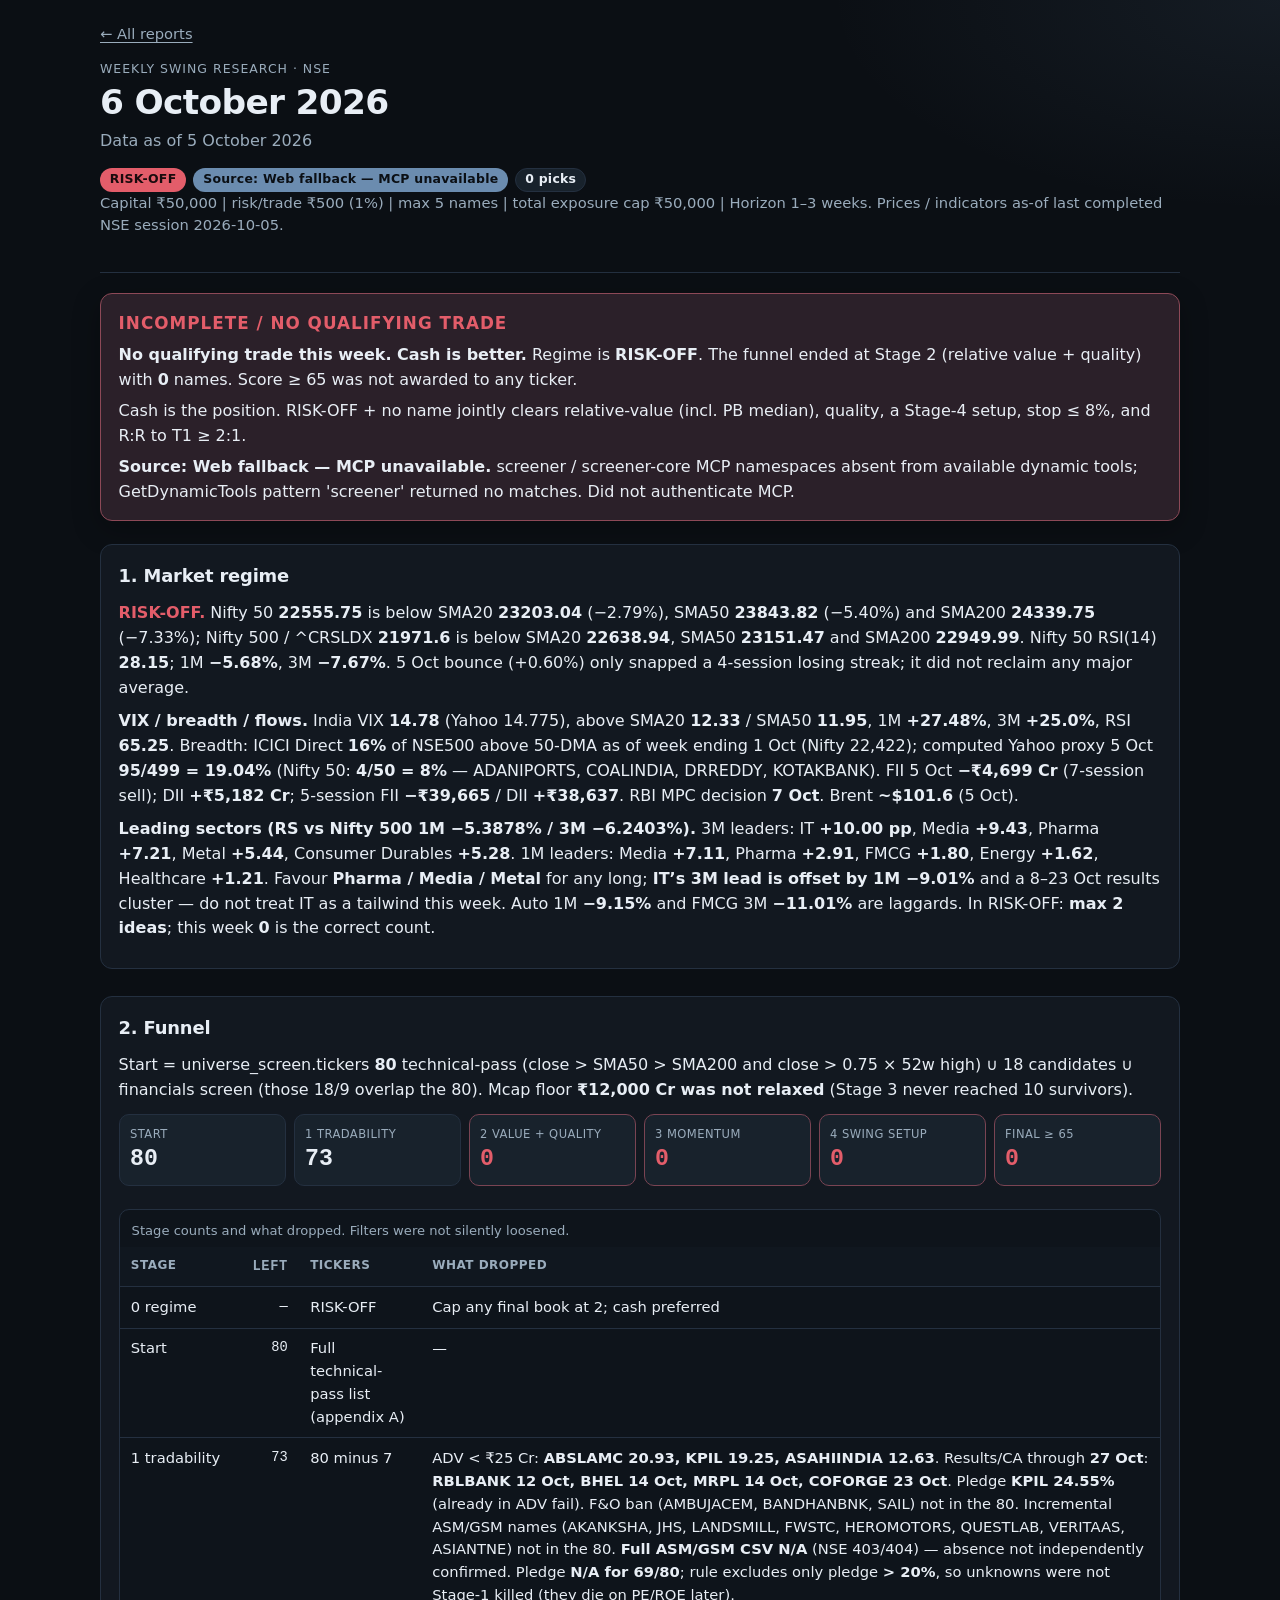
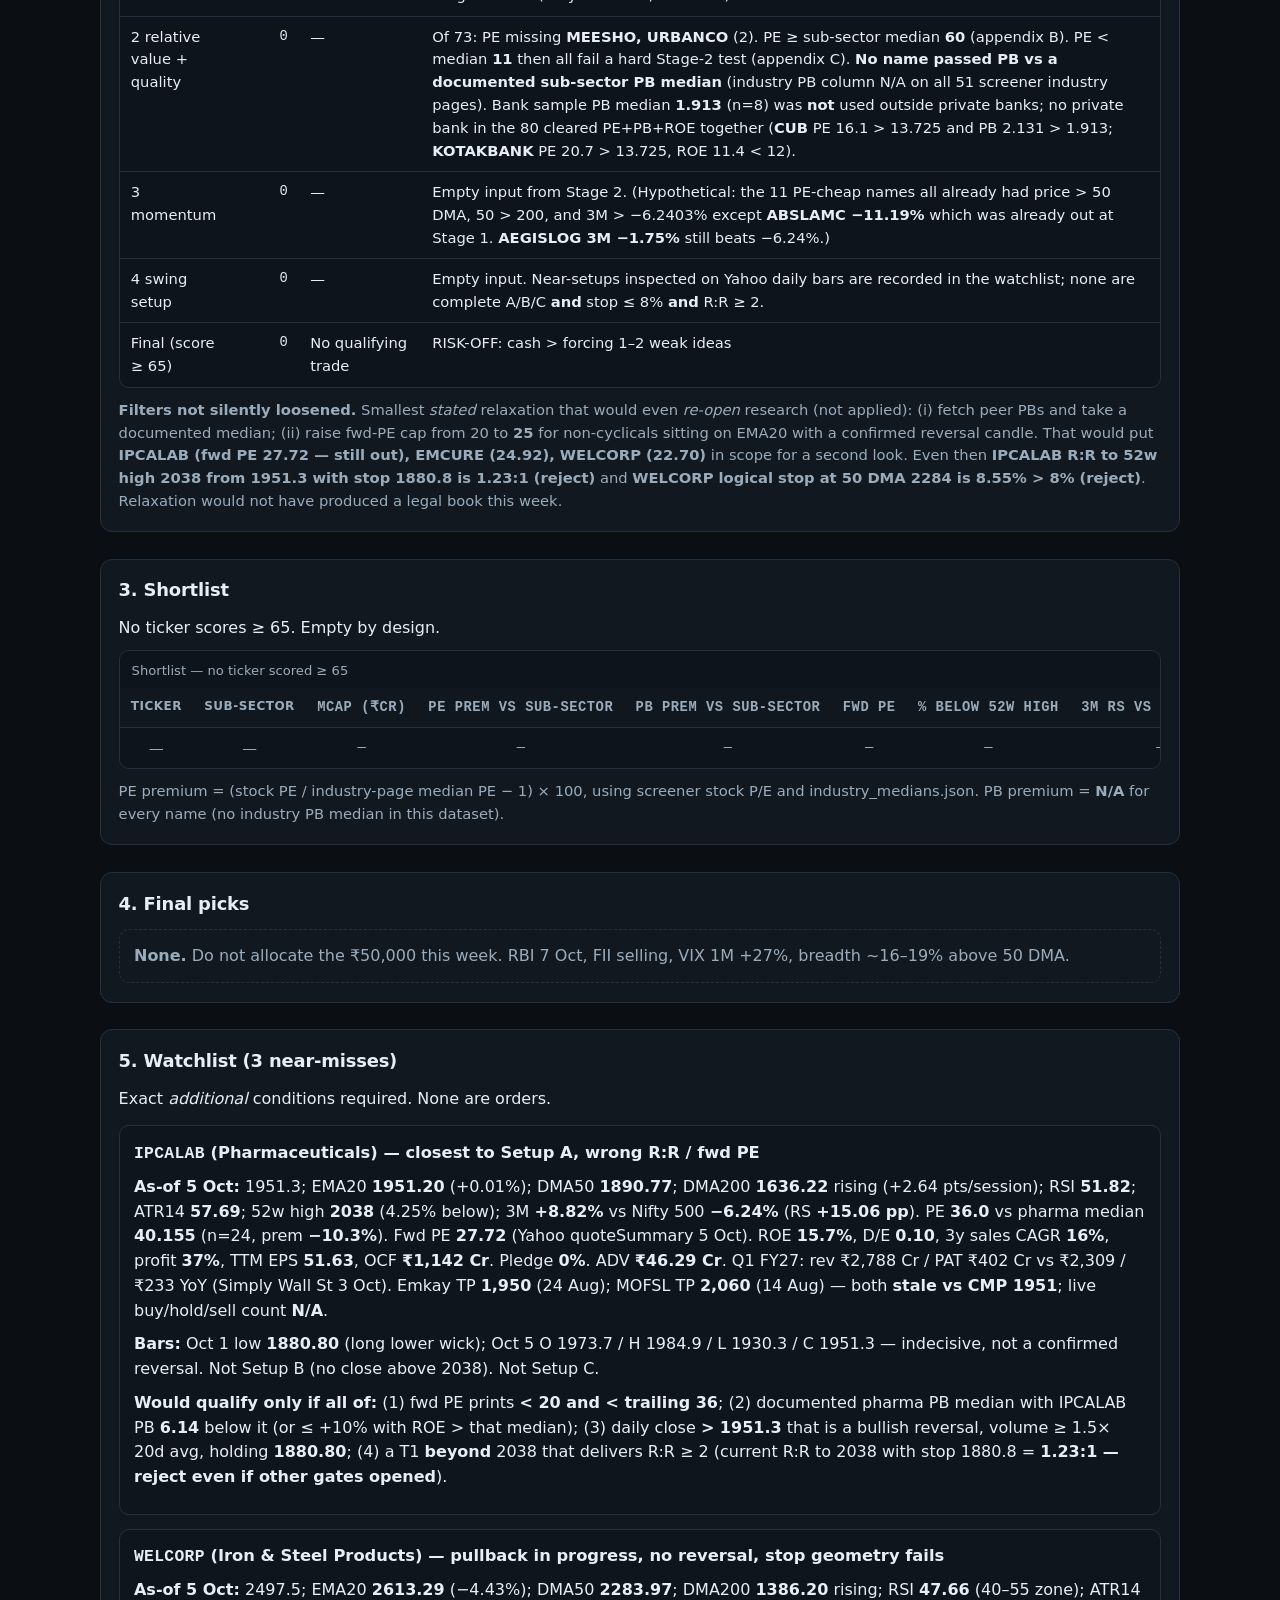
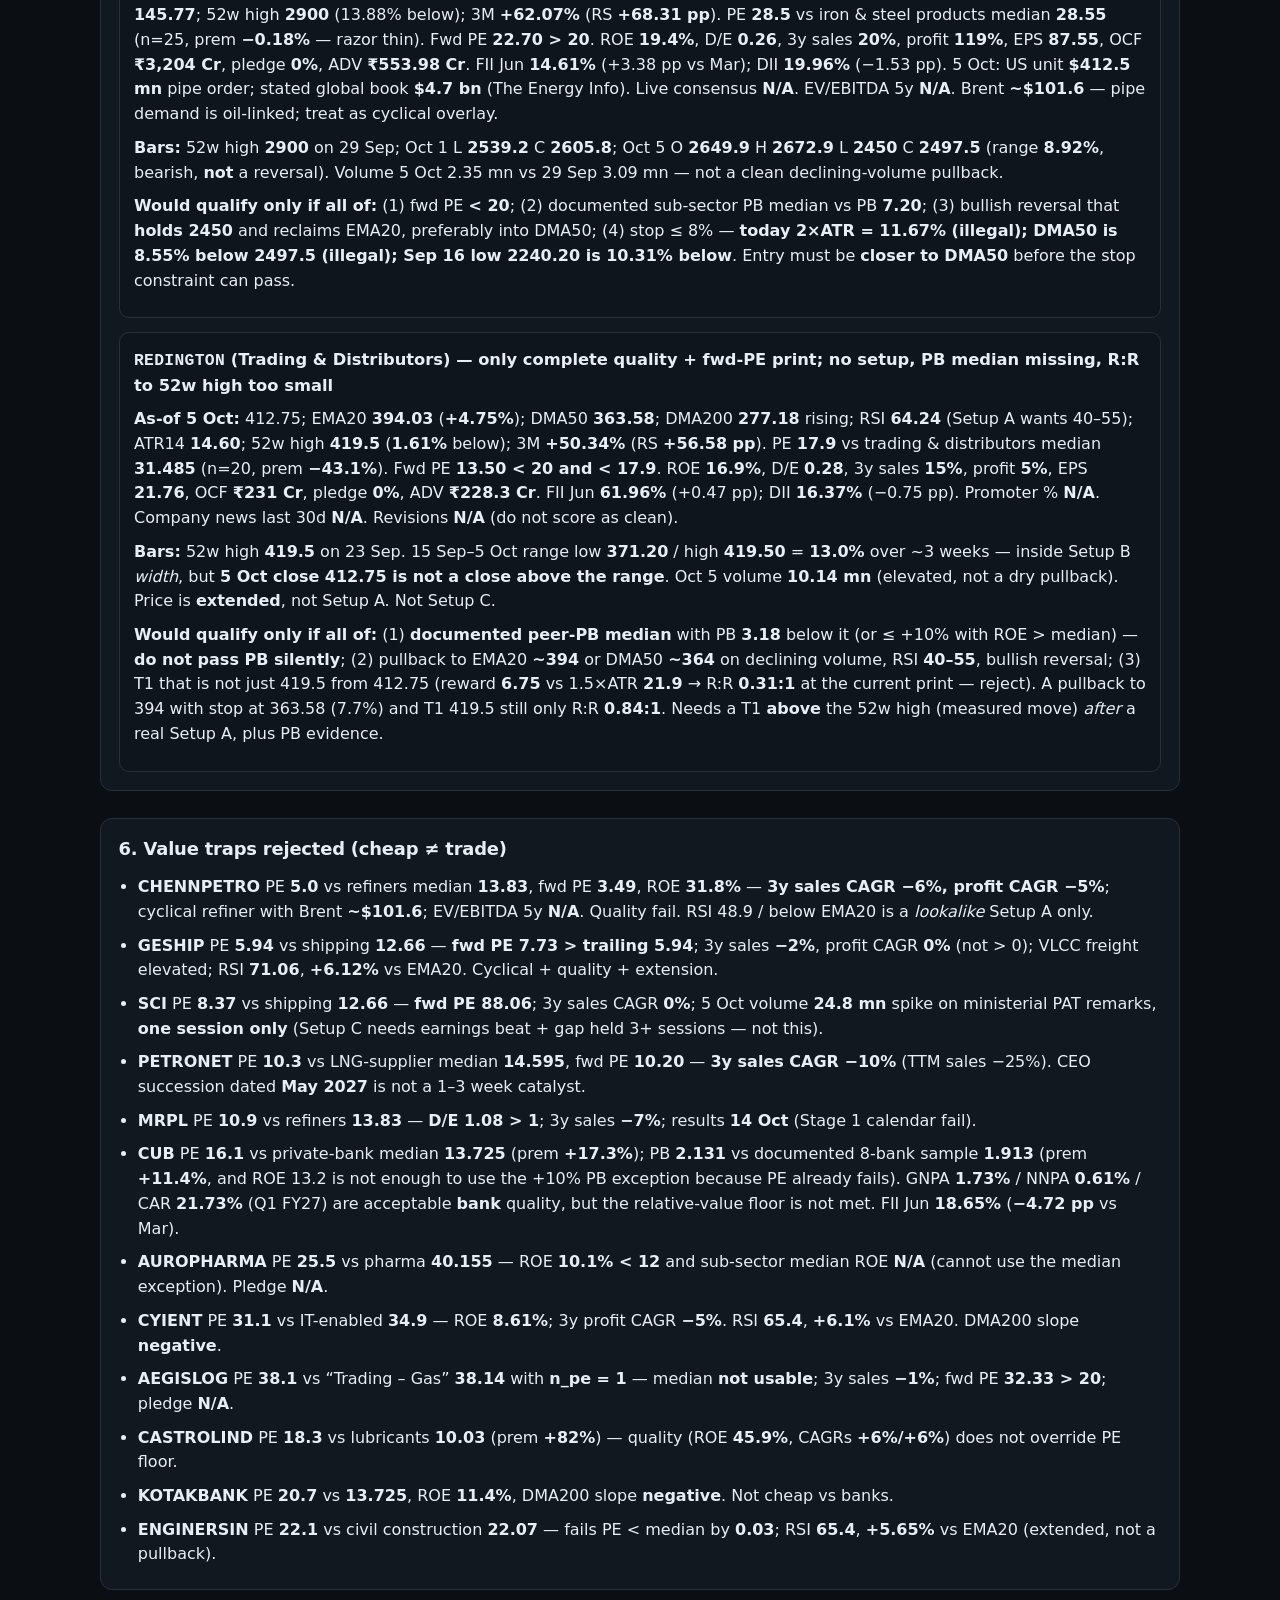
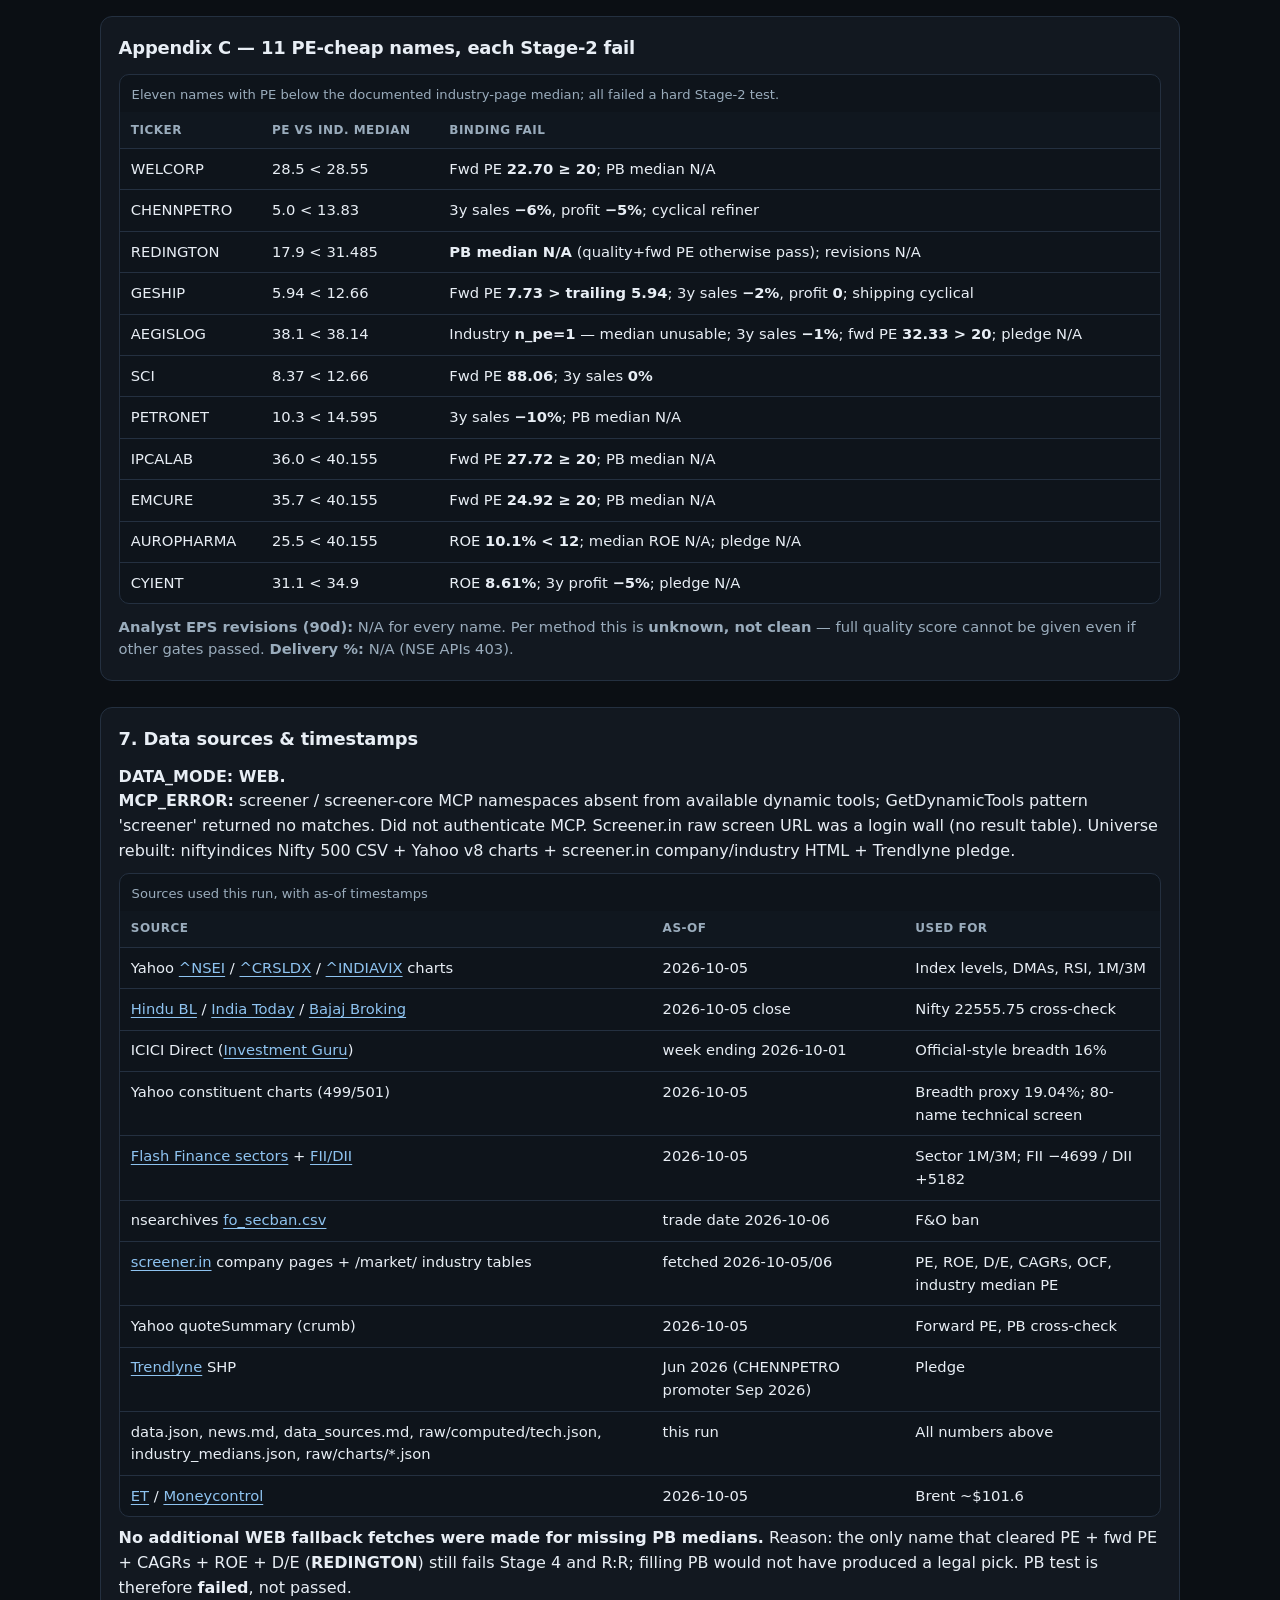
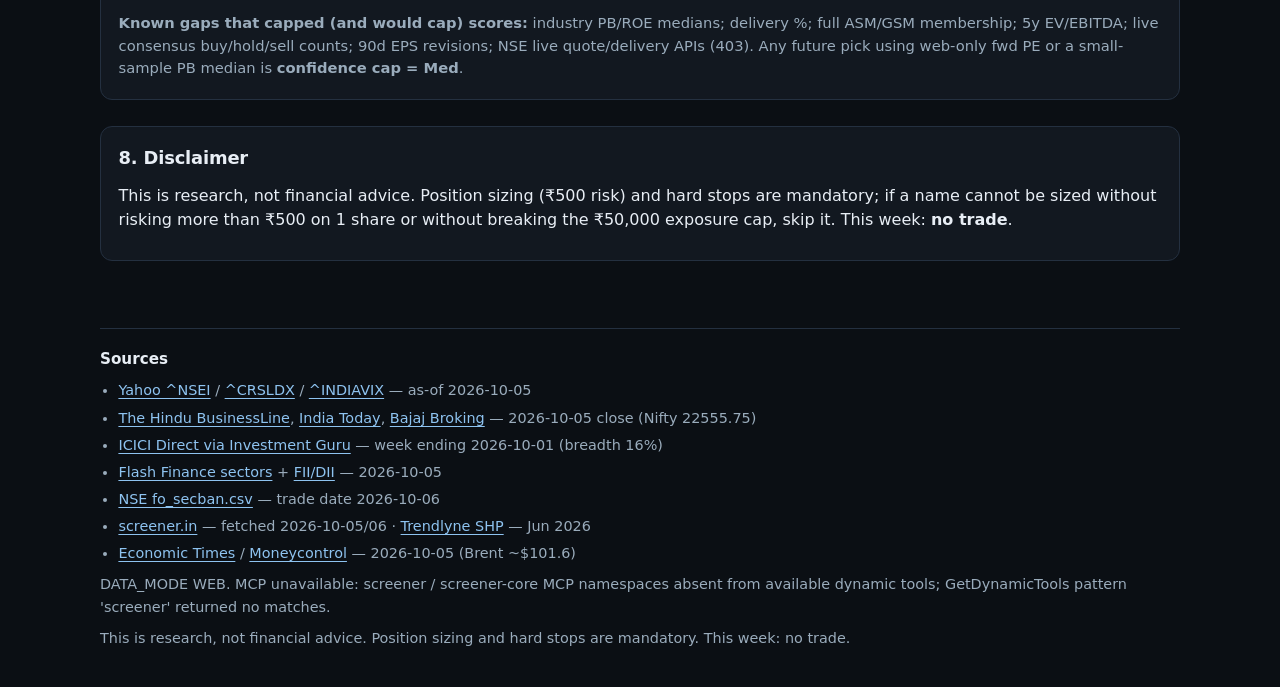
<file: reports/6_oct_2026.html>
<!DOCTYPE html>
<html lang="en">
  <head>
    <meta charset="utf-8">
    <meta name="viewport" content="width=device-width, initial-scale=1">
    <title>6 October 2026 — Weekly Swing Research</title>
    <meta name="description" content="Weekly NSE swing research for 6 October 2026. RISK-OFF. No qualifying trade. Data as of 5 October 2026.">
    <link rel="stylesheet" href="../assets/styles.css">
  </head>
  <body>
    <a class="skip-link" href="#content">Skip to content</a>
    <header class="site-header">
      <a class="back-link" href="../index.html">← All reports</a>
      <p class="kicker">Weekly swing research · NSE</p>
      <h1>6 October 2026</h1>
      <p class="as-of">Data as of 5 October 2026</p>
      <div class="badge-row">
        <span class="badge badge-risk-off">RISK-OFF</span>
        <span class="badge badge-web">Source: Web fallback — MCP unavailable</span>
        <span class="badge badge-muted">0 picks</span>
      </div>
      <p class="meta-line">Capital ₹50,000 | risk/trade ₹500 (1%) | max 5 names | total exposure cap ₹50,000 | Horizon 1–3 weeks. Prices / indicators as-of last completed NSE session 2026-10-05.</p>
    </header>

    <main id="content">
      <div class="banner" role="status">
        <h2>Incomplete / no qualifying trade</h2>
        <p><strong>No qualifying trade this week. Cash is better.</strong> Regime is <strong>RISK-OFF</strong>. The funnel ended at Stage 2 (relative value + quality) with <strong>0</strong> names. Score ≥ 65 was not awarded to any ticker.</p>
        <p>Cash is the position. RISK-OFF + no name jointly clears relative-value (incl. PB median), quality, a Stage-4 setup, stop ≤ 8%, and R:R to T1 ≥ 2:1.</p>
        <p><strong>Source: Web fallback — MCP unavailable.</strong> screener / screener-core MCP namespaces absent from available dynamic tools; GetDynamicTools pattern 'screener' returned no matches. Did not authenticate MCP.</p>
      </div>

      <section id="regime" aria-labelledby="regime-h">
        <h2 id="regime-h">1. Market regime</h2>
        <p><strong class="neg">RISK-OFF.</strong> Nifty 50 <strong>22555.75</strong> is below SMA20 <strong>23203.04</strong> (−2.79%), SMA50 <strong>23843.82</strong> (−5.40%) and SMA200 <strong>24339.75</strong> (−7.33%); Nifty 500 / ^CRSLDX <strong>21971.6</strong> is below SMA20 <strong>22638.94</strong>, SMA50 <strong>23151.47</strong> and SMA200 <strong>22949.99</strong>. Nifty 50 RSI(14) <strong>28.15</strong>; 1M <strong>−5.68%</strong>, 3M <strong>−7.67%</strong>. 5 Oct bounce (+0.60%) only snapped a 4-session losing streak; it did not reclaim any major average.</p>
        <p><strong>VIX / breadth / flows.</strong> India VIX <strong>14.78</strong> (Yahoo 14.775), above SMA20 <strong>12.33</strong> / SMA50 <strong>11.95</strong>, 1M <strong>+27.48%</strong>, 3M <strong>+25.0%</strong>, RSI <strong>65.25</strong>. Breadth: ICICI Direct <strong>16%</strong> of NSE500 above 50-DMA as of week ending 1 Oct (Nifty 22,422); computed Yahoo proxy 5 Oct <strong>95/499 = 19.04%</strong> (Nifty 50: <strong>4/50 = 8%</strong> — ADANIPORTS, COALINDIA, DRREDDY, KOTAKBANK). FII 5 Oct <strong>−₹4,699 Cr</strong> (7-session sell); DII <strong>+₹5,182 Cr</strong>; 5-session FII <strong>−₹39,665</strong> / DII <strong>+₹38,637</strong>. RBI MPC decision <strong>7 Oct</strong>. Brent <strong>~$101.6</strong> (5 Oct).</p>
        <p><strong>Leading sectors (RS vs Nifty 500 1M −5.3878% / 3M −6.2403%).</strong> 3M leaders: IT <strong>+10.00 pp</strong>, Media <strong>+9.43</strong>, Pharma <strong>+7.21</strong>, Metal <strong>+5.44</strong>, Consumer Durables <strong>+5.28</strong>. 1M leaders: Media <strong>+7.11</strong>, Pharma <strong>+2.91</strong>, FMCG <strong>+1.80</strong>, Energy <strong>+1.62</strong>, Healthcare <strong>+1.21</strong>. Favour <strong>Pharma / Media / Metal</strong> for any long; <strong>IT’s 3M lead is offset by 1M −9.01%</strong> and a 8–23 Oct results cluster — do not treat IT as a tailwind this week. Auto 1M <strong>−9.15%</strong> and FMCG 3M <strong>−11.01%</strong> are laggards. In RISK-OFF: <strong>max 2 ideas</strong>; this week <strong>0</strong> is the correct count.</p>
      </section>

      <section id="funnel" aria-labelledby="funnel-h">
        <h2 id="funnel-h">2. Funnel</h2>
        <p>Start = universe_screen.tickers <strong>80</strong> technical-pass (close &gt; SMA50 &gt; SMA200 and close &gt; 0.75 × 52w high) ∪ 18 candidates ∪ financials screen (those 18/9 overlap the 80). Mcap floor <strong>₹12,000 Cr was not relaxed</strong> (Stage 3 never reached 10 survivors).</p>

        <div class="funnel" role="img" aria-label="Funnel counts: start 80, tradability 73, relative value and quality 0, momentum 0, swing setup 0, final 0">
          <div class="funnel-step is-live">
            <span class="label">Start</span>
            <span class="count">80</span>
          </div>
          <div class="funnel-step is-live">
            <span class="label">1 Tradability</span>
            <span class="count">73</span>
          </div>
          <div class="funnel-step is-dead">
            <span class="label">2 Value + quality</span>
            <span class="count">0</span>
          </div>
          <div class="funnel-step is-dead">
            <span class="label">3 Momentum</span>
            <span class="count">0</span>
          </div>
          <div class="funnel-step is-dead">
            <span class="label">4 Swing setup</span>
            <span class="count">0</span>
          </div>
          <div class="funnel-step is-dead">
            <span class="label">Final ≥ 65</span>
            <span class="count">0</span>
          </div>
        </div>

        <div class="table-wrap">
          <table class="table-compact">
            <caption>Stage counts and what dropped. Filters were not silently loosened.</caption>
            <thead>
              <tr>
                <th scope="col">Stage</th>
                <th class="num" scope="col">Left</th>
                <th scope="col">Tickers</th>
                <th scope="col">What dropped</th>
              </tr>
            </thead>
            <tbody>
              <tr>
                <td>0 regime</td>
                <td class="num">—</td>
                <td>RISK-OFF</td>
                <td>Cap any final book at 2; cash preferred</td>
              </tr>
              <tr>
                <td>Start</td>
                <td class="num">80</td>
                <td>Full technical-pass list (appendix A)</td>
                <td>—</td>
              </tr>
              <tr>
                <td>1 tradability</td>
                <td class="num">73</td>
                <td>80 minus 7</td>
                <td>ADV &lt; ₹25 Cr: <strong>ABSLAMC 20.93, KPIL 19.25, ASAHIINDIA 12.63</strong>. Results/CA through <strong>27 Oct</strong>: <strong>RBLBANK 12 Oct, BHEL 14 Oct, MRPL 14 Oct, COFORGE 23 Oct</strong>. Pledge <strong>KPIL 24.55%</strong> (already in ADV fail). F&amp;O ban (AMBUJACEM, BANDHANBNK, SAIL) not in the 80. Incremental ASM/GSM names (AKANKSHA, JHS, LANDSMILL, FWSTC, HEROMOTORS, QUESTLAB, VERITAAS, ASIANTNE) not in the 80. <strong>Full ASM/GSM CSV N/A</strong> (NSE 403/404) — absence not independently confirmed. Pledge <strong>N/A for 69/80</strong>; rule excludes only pledge <strong>&gt; 20%</strong>, so unknowns were not Stage-1 killed (they die on PE/ROE later).</td>
              </tr>
              <tr>
                <td>2 relative value + quality</td>
                <td class="num">0</td>
                <td>—</td>
                <td>Of 73: PE missing <strong>MEESHO, URBANCO</strong> (2). PE ≥ sub-sector median <strong>60</strong> (appendix B). PE &lt; median <strong>11</strong> then all fail a hard Stage-2 test (appendix C). <strong>No name passed PB vs a documented sub-sector PB median</strong> (industry PB column N/A on all 51 screener industry pages). Bank sample PB median <strong>1.913</strong> (n=8) was <strong>not</strong> used outside private banks; no private bank in the 80 cleared PE+PB+ROE together (<strong>CUB</strong> PE 16.1 &gt; 13.725 and PB 2.131 &gt; 1.913; <strong>KOTAKBANK</strong> PE 20.7 &gt; 13.725, ROE 11.4 &lt; 12).</td>
              </tr>
              <tr>
                <td>3 momentum</td>
                <td class="num">0</td>
                <td>—</td>
                <td>Empty input from Stage 2. (Hypothetical: the 11 PE-cheap names all already had price &gt; 50 DMA, 50 &gt; 200, and 3M &gt; −6.2403% except <strong>ABSLAMC −11.19%</strong> which was already out at Stage 1. <strong>AEGISLOG 3M −1.75%</strong> still beats −6.24%.)</td>
              </tr>
              <tr>
                <td>4 swing setup</td>
                <td class="num">0</td>
                <td>—</td>
                <td>Empty input. Near-setups inspected on Yahoo daily bars are recorded in the watchlist; none are complete A/B/C <strong>and</strong> stop ≤ 8% <strong>and</strong> R:R ≥ 2.</td>
              </tr>
              <tr>
                <td>Final (score ≥ 65)</td>
                <td class="num">0</td>
                <td>No qualifying trade</td>
                <td>RISK-OFF: cash &gt; forcing 1–2 weak ideas</td>
              </tr>
            </tbody>
          </table>
        </div>
        <p class="note"><strong>Filters not silently loosened.</strong> Smallest <em>stated</em> relaxation that would even <em>re-open</em> research (not applied): (i) fetch peer PBs and take a documented median; (ii) raise fwd-PE cap from 20 to <strong>25</strong> for non-cyclicals sitting on EMA20 with a confirmed reversal candle. That would put <strong>IPCALAB (fwd PE 27.72 — still out), EMCURE (24.92), WELCORP (22.70)</strong> in scope for a second look. Even then <strong>IPCALAB R:R to 52w high 2038 from 1951.3 with stop 1880.8 is 1.23:1 (reject)</strong> and <strong>WELCORP logical stop at 50 DMA 2284 is 8.55% &gt; 8% (reject)</strong>. Relaxation would not have produced a legal book this week.</p>
      </section>

      <section id="shortlist" aria-labelledby="shortlist-h">
        <h2 id="shortlist-h">3. Shortlist</h2>
        <p>No ticker scores ≥ 65. Empty by design.</p>
        <div class="table-wrap">
          <table>
            <caption>Shortlist — no ticker scored ≥ 65</caption>
            <thead>
              <tr>
                <th scope="col">Ticker</th>
                <th scope="col">Sub-sector</th>
                <th class="num" scope="col">Mcap (₹Cr)</th>
                <th class="num" scope="col">PE prem vs sub-sector</th>
                <th class="num" scope="col">PB prem vs sub-sector</th>
                <th class="num" scope="col">Fwd PE</th>
                <th class="num" scope="col">% below 52W high</th>
                <th class="num" scope="col">3M RS vs Nifty 500</th>
                <th scope="col">Setup</th>
                <th class="num" scope="col">Score</th>
              </tr>
            </thead>
            <tbody>
              <tr class="empty-row">
                <td>—</td>
                <td>—</td>
                <td class="num">—</td>
                <td class="num">—</td>
                <td class="num">—</td>
                <td class="num">—</td>
                <td class="num">—</td>
                <td class="num">—</td>
                <td>—</td>
                <td class="num">—</td>
              </tr>
            </tbody>
          </table>
        </div>
        <p class="note">PE premium = (stock PE / industry-page median PE − 1) × 100, using screener stock P/E and industry_medians.json. PB premium = <strong>N/A</strong> for every name (no industry PB median in this dataset).</p>
      </section>

      <section id="picks" aria-labelledby="picks-h">
        <h2 id="picks-h">4. Final picks</h2>
        <p class="none-box"><strong>None.</strong> Do not allocate the ₹50,000 this week. RBI 7 Oct, FII selling, VIX 1M +27%, breadth ~16–19% above 50 DMA.</p>
      </section>

      <section id="watchlist" aria-labelledby="watchlist-h">
        <h2 id="watchlist-h">5. Watchlist (3 near-misses)</h2>
        <p>Exact <em>additional</em> conditions required. None are orders.</p>

        <article class="watch-card" aria-labelledby="wl-ipcalab">
          <h3 id="wl-ipcalab"><span class="ticker">IPCALAB</span> (Pharmaceuticals) — closest to Setup A, wrong R:R / fwd PE</h3>
          <p><strong>As-of 5 Oct:</strong> 1951.3; EMA20 <strong>1951.20</strong> (+0.01%); DMA50 <strong>1890.77</strong>; DMA200 <strong>1636.22</strong> rising (+2.64 pts/session); RSI <strong>51.82</strong>; ATR14 <strong>57.69</strong>; 52w high <strong>2038</strong> (4.25% below); 3M <strong>+8.82%</strong> vs Nifty 500 <strong>−6.24%</strong> (RS <strong>+15.06 pp</strong>). PE <strong>36.0</strong> vs pharma median <strong>40.155</strong> (n=24, prem <strong>−10.3%</strong>). Fwd PE <strong>27.72</strong> (Yahoo quoteSummary 5 Oct). ROE <strong>15.7%</strong>, D/E <strong>0.10</strong>, 3y sales CAGR <strong>16%</strong>, profit <strong>37%</strong>, TTM EPS <strong>51.63</strong>, OCF <strong>₹1,142 Cr</strong>. Pledge <strong>0%</strong>. ADV <strong>₹46.29 Cr</strong>. Q1 FY27: rev ₹2,788 Cr / PAT ₹402 Cr vs ₹2,309 / ₹233 YoY (Simply Wall St 3 Oct). Emkay TP <strong>1,950</strong> (24 Aug); MOFSL TP <strong>2,060</strong> (14 Aug) — both <strong>stale vs CMP 1951</strong>; live buy/hold/sell count <strong>N/A</strong>.</p>
          <p><strong>Bars:</strong> Oct 1 low <strong>1880.80</strong> (long lower wick); Oct 5 O 1973.7 / H 1984.9 / L 1930.3 / C 1951.3 — indecisive, not a confirmed reversal. Not Setup B (no close above 2038). Not Setup C.</p>
          <p><strong>Would qualify only if all of:</strong> (1) fwd PE prints <strong>&lt; 20 and &lt; trailing 36</strong>; (2) documented pharma PB median with IPCALAB PB <strong>6.14</strong> below it (or ≤ +10% with ROE &gt; that median); (3) daily close <strong>&gt; 1951.3</strong> that is a bullish reversal, volume ≥ 1.5× 20d avg, holding <strong>1880.80</strong>; (4) a T1 <strong>beyond</strong> 2038 that delivers R:R ≥ 2 (current R:R to 2038 with stop 1880.8 = <strong>1.23:1 — reject even if other gates opened</strong>).</p>
        </article>

        <article class="watch-card" aria-labelledby="wl-welcorp">
          <h3 id="wl-welcorp"><span class="ticker">WELCORP</span> (Iron &amp; Steel Products) — pullback in progress, no reversal, stop geometry fails</h3>
          <p><strong>As-of 5 Oct:</strong> 2497.5; EMA20 <strong>2613.29</strong> (−4.43%); DMA50 <strong>2283.97</strong>; DMA200 <strong>1386.20</strong> rising; RSI <strong>47.66</strong> (40–55 zone); ATR14 <strong>145.77</strong>; 52w high <strong>2900</strong> (13.88% below); 3M <strong>+62.07%</strong> (RS <strong>+68.31 pp</strong>). PE <strong>28.5</strong> vs iron &amp; steel products median <strong>28.55</strong> (n=25, prem <strong>−0.18%</strong> — razor thin). Fwd PE <strong>22.70 &gt; 20</strong>. ROE <strong>19.4%</strong>, D/E <strong>0.26</strong>, 3y sales <strong>20%</strong>, profit <strong>119%</strong>, EPS <strong>87.55</strong>, OCF <strong>₹3,204 Cr</strong>, pledge <strong>0%</strong>, ADV <strong>₹553.98 Cr</strong>. FII Jun <strong>14.61%</strong> (+3.38 pp vs Mar); DII <strong>19.96%</strong> (−1.53 pp). 5 Oct: US unit <strong>$412.5 mn</strong> pipe order; stated global book <strong>$4.7 bn</strong> (The Energy Info). Live consensus <strong>N/A</strong>. EV/EBITDA 5y <strong>N/A</strong>. Brent <strong>~$101.6</strong> — pipe demand is oil-linked; treat as cyclical overlay.</p>
          <p><strong>Bars:</strong> 52w high <strong>2900</strong> on 29 Sep; Oct 1 L <strong>2539.2</strong> C <strong>2605.8</strong>; Oct 5 O <strong>2649.9</strong> H <strong>2672.9</strong> L <strong>2450</strong> C <strong>2497.5</strong> (range <strong>8.92%</strong>, bearish, <strong>not</strong> a reversal). Volume 5 Oct 2.35 mn vs 29 Sep 3.09 mn — not a clean declining-volume pullback.</p>
          <p><strong>Would qualify only if all of:</strong> (1) fwd PE <strong>&lt; 20</strong>; (2) documented sub-sector PB median vs PB <strong>7.20</strong>; (3) bullish reversal that <strong>holds 2450</strong> and reclaims EMA20, preferably into DMA50; (4) stop ≤ 8% — <strong>today 2×ATR = 11.67% (illegal); DMA50 is 8.55% below 2497.5 (illegal); Sep 16 low 2240.20 is 10.31% below</strong>. Entry must be <strong>closer to DMA50</strong> before the stop constraint can pass.</p>
        </article>

        <article class="watch-card" aria-labelledby="wl-redington">
          <h3 id="wl-redington"><span class="ticker">REDINGTON</span> (Trading &amp; Distributors) — only complete quality + fwd-PE print; no setup, PB median missing, R:R to 52w high too small</h3>
          <p><strong>As-of 5 Oct:</strong> 412.75; EMA20 <strong>394.03</strong> (<strong>+4.75%</strong>); DMA50 <strong>363.58</strong>; DMA200 <strong>277.18</strong> rising; RSI <strong>64.24</strong> (Setup A wants 40–55); ATR14 <strong>14.60</strong>; 52w high <strong>419.5</strong> (<strong>1.61%</strong> below); 3M <strong>+50.34%</strong> (RS <strong>+56.58 pp</strong>). PE <strong>17.9</strong> vs trading &amp; distributors median <strong>31.485</strong> (n=20, prem <strong>−43.1%</strong>). Fwd PE <strong>13.50 &lt; 20 and &lt; 17.9</strong>. ROE <strong>16.9%</strong>, D/E <strong>0.28</strong>, 3y sales <strong>15%</strong>, profit <strong>5%</strong>, EPS <strong>21.76</strong>, OCF <strong>₹231 Cr</strong>, pledge <strong>0%</strong>, ADV <strong>₹228.3 Cr</strong>. FII Jun <strong>61.96%</strong> (+0.47 pp); DII <strong>16.37%</strong> (−0.75 pp). Promoter % <strong>N/A</strong>. Company news last 30d <strong>N/A</strong>. Revisions <strong>N/A</strong> (do not score as clean).</p>
          <p><strong>Bars:</strong> 52w high <strong>419.5</strong> on 23 Sep. 15 Sep–5 Oct range low <strong>371.20</strong> / high <strong>419.50</strong> = <strong>13.0%</strong> over ~3 weeks — inside Setup B <em>width</em>, but <strong>5 Oct close 412.75 is not a close above the range</strong>. Oct 5 volume <strong>10.14 mn</strong> (elevated, not a dry pullback). Price is <strong>extended</strong>, not Setup A. Not Setup C.</p>
          <p><strong>Would qualify only if all of:</strong> (1) <strong>documented peer-PB median</strong> with PB <strong>3.18</strong> below it (or ≤ +10% with ROE &gt; median) — <strong>do not pass PB silently</strong>; (2) pullback to EMA20 <strong>~394</strong> or DMA50 <strong>~364</strong> on declining volume, RSI <strong>40–55</strong>, bullish reversal; (3) T1 that is not just 419.5 from 412.75 (reward <strong>6.75</strong> vs 1.5×ATR <strong>21.9</strong> → R:R <strong>0.31:1</strong> at the current print — reject). A pullback to 394 with stop at 363.58 (7.7%) and T1 419.5 still only R:R <strong>0.84:1</strong>. Needs a T1 <strong>above</strong> the 52w high (measured move) <em>after</em> a real Setup A, plus PB evidence.</p>
        </article>
      </section>

      <section id="traps" aria-labelledby="traps-h">
        <h2 id="traps-h">6. Value traps rejected (cheap ≠ trade)</h2>
        <ul class="trap-list">
          <li><strong>CHENNPETRO</strong> PE <strong>5.0</strong> vs refiners median <strong>13.83</strong>, fwd PE <strong>3.49</strong>, ROE <strong>31.8%</strong> — <strong>3y sales CAGR −6%, profit CAGR −5%</strong>; cyclical refiner with Brent <strong>~$101.6</strong>; EV/EBITDA 5y <strong>N/A</strong>. Quality fail. RSI 48.9 / below EMA20 is a <em>lookalike</em> Setup A only.</li>
          <li><strong>GESHIP</strong> PE <strong>5.94</strong> vs shipping <strong>12.66</strong> — <strong>fwd PE 7.73 &gt; trailing 5.94</strong>; 3y sales <strong>−2%</strong>, profit CAGR <strong>0%</strong> (not &gt; 0); VLCC freight elevated; RSI <strong>71.06</strong>, <strong>+6.12%</strong> vs EMA20. Cyclical + quality + extension.</li>
          <li><strong>SCI</strong> PE <strong>8.37</strong> vs shipping <strong>12.66</strong> — <strong>fwd PE 88.06</strong>; 3y sales CAGR <strong>0%</strong>; 5 Oct volume <strong>24.8 mn</strong> spike on ministerial PAT remarks, <strong>one session only</strong> (Setup C needs earnings beat + gap held 3+ sessions — not this).</li>
          <li><strong>PETRONET</strong> PE <strong>10.3</strong> vs LNG-supplier median <strong>14.595</strong>, fwd PE <strong>10.20</strong> — <strong>3y sales CAGR −10%</strong> (TTM sales −25%). CEO succession dated <strong>May 2027</strong> is not a 1–3 week catalyst.</li>
          <li><strong>MRPL</strong> PE <strong>10.9</strong> vs refiners <strong>13.83</strong> — <strong>D/E 1.08 &gt; 1</strong>; 3y sales <strong>−7%</strong>; results <strong>14 Oct</strong> (Stage 1 calendar fail).</li>
          <li><strong>CUB</strong> PE <strong>16.1</strong> vs private-bank median <strong>13.725</strong> (prem <strong>+17.3%</strong>); PB <strong>2.131</strong> vs documented 8-bank sample <strong>1.913</strong> (prem <strong>+11.4%</strong>, and ROE 13.2 is not enough to use the +10% PB exception because PE already fails). GNPA <strong>1.73%</strong> / NNPA <strong>0.61%</strong> / CAR <strong>21.73%</strong> (Q1 FY27) are acceptable <strong>bank</strong> quality, but the relative-value floor is not met. FII Jun <strong>18.65%</strong> (<strong>−4.72 pp</strong> vs Mar).</li>
          <li><strong>AUROPHARMA</strong> PE <strong>25.5</strong> vs pharma <strong>40.155</strong> — ROE <strong>10.1% &lt; 12</strong> and sub-sector median ROE <strong>N/A</strong> (cannot use the median exception). Pledge <strong>N/A</strong>.</li>
          <li><strong>CYIENT</strong> PE <strong>31.1</strong> vs IT-enabled <strong>34.9</strong> — ROE <strong>8.61%</strong>; 3y profit CAGR <strong>−5%</strong>. RSI <strong>65.4</strong>, <strong>+6.1%</strong> vs EMA20. DMA200 slope <strong>negative</strong>.</li>
          <li><strong>AEGISLOG</strong> PE <strong>38.1</strong> vs “Trading – Gas” <strong>38.14</strong> with <strong>n_pe = 1</strong> — median <strong>not usable</strong>; 3y sales <strong>−1%</strong>; fwd PE <strong>32.33 &gt; 20</strong>; pledge <strong>N/A</strong>.</li>
          <li><strong>CASTROLIND</strong> PE <strong>18.3</strong> vs lubricants <strong>10.03</strong> (prem <strong>+82%</strong>) — quality (ROE <strong>45.9%</strong>, CAGRs <strong>+6%/+6%</strong>) does not override PE floor.</li>
          <li><strong>KOTAKBANK</strong> PE <strong>20.7</strong> vs <strong>13.725</strong>, ROE <strong>11.4%</strong>, DMA200 slope <strong>negative</strong>. Not cheap vs banks.</li>
          <li><strong>ENGINERSIN</strong> PE <strong>22.1</strong> vs civil construction <strong>22.07</strong> — fails PE &lt; median by <strong>0.03</strong>; RSI <strong>65.4</strong>, <strong>+5.65%</strong> vs EMA20 (extended, not a pullback).</li>
        </ul>
      </section>

      <section id="appendix-c" aria-labelledby="appendix-c-h">
        <h2 id="appendix-c-h">Appendix C — 11 PE-cheap names, each Stage-2 fail</h2>
        <div class="table-wrap">
          <table class="table-compact">
            <caption>Eleven names with PE below the documented industry-page median; all failed a hard Stage-2 test.</caption>
            <thead>
              <tr>
                <th scope="col">Ticker</th>
                <th scope="col">PE vs ind. median</th>
                <th scope="col">Binding fail</th>
              </tr>
            </thead>
            <tbody>
              <tr>
                <td>WELCORP</td>
                <td>28.5 &lt; 28.55</td>
                <td>Fwd PE <strong>22.70 ≥ 20</strong>; PB median N/A</td>
              </tr>
              <tr>
                <td>CHENNPETRO</td>
                <td>5.0 &lt; 13.83</td>
                <td>3y sales <strong>−6%</strong>, profit <strong>−5%</strong>; cyclical refiner</td>
              </tr>
              <tr>
                <td>REDINGTON</td>
                <td>17.9 &lt; 31.485</td>
                <td><strong>PB median N/A</strong> (quality+fwd PE otherwise pass); revisions N/A</td>
              </tr>
              <tr>
                <td>GESHIP</td>
                <td>5.94 &lt; 12.66</td>
                <td>Fwd PE <strong>7.73 &gt; trailing 5.94</strong>; 3y sales <strong>−2%</strong>, profit <strong>0</strong>; shipping cyclical</td>
              </tr>
              <tr>
                <td>AEGISLOG</td>
                <td>38.1 &lt; 38.14</td>
                <td>Industry <strong>n_pe=1</strong> — median unusable; 3y sales <strong>−1%</strong>; fwd PE <strong>32.33 &gt; 20</strong>; pledge N/A</td>
              </tr>
              <tr>
                <td>SCI</td>
                <td>8.37 &lt; 12.66</td>
                <td>Fwd PE <strong>88.06</strong>; 3y sales <strong>0%</strong></td>
              </tr>
              <tr>
                <td>PETRONET</td>
                <td>10.3 &lt; 14.595</td>
                <td>3y sales <strong>−10%</strong>; PB median N/A</td>
              </tr>
              <tr>
                <td>IPCALAB</td>
                <td>36.0 &lt; 40.155</td>
                <td>Fwd PE <strong>27.72 ≥ 20</strong>; PB median N/A</td>
              </tr>
              <tr>
                <td>EMCURE</td>
                <td>35.7 &lt; 40.155</td>
                <td>Fwd PE <strong>24.92 ≥ 20</strong>; PB median N/A</td>
              </tr>
              <tr>
                <td>AUROPHARMA</td>
                <td>25.5 &lt; 40.155</td>
                <td>ROE <strong>10.1% &lt; 12</strong>; median ROE N/A; pledge N/A</td>
              </tr>
              <tr>
                <td>CYIENT</td>
                <td>31.1 &lt; 34.9</td>
                <td>ROE <strong>8.61%</strong>; 3y profit <strong>−5%</strong>; pledge N/A</td>
              </tr>
            </tbody>
          </table>
        </div>
        <p class="note"><strong>Analyst EPS revisions (90d):</strong> N/A for every name. Per method this is <strong>unknown, not clean</strong> — full quality score cannot be given even if other gates passed. <strong>Delivery %:</strong> N/A (NSE APIs 403).</p>
      </section>

      <section id="sources" aria-labelledby="sources-h">
        <h2 id="sources-h">7. Data sources &amp; timestamps</h2>
        <p><strong>DATA_MODE: WEB.</strong><br>
        <strong>MCP_ERROR:</strong> screener / screener-core MCP namespaces absent from available dynamic tools; GetDynamicTools pattern 'screener' returned no matches. Did not authenticate MCP. Screener.in raw screen URL was a login wall (no result table). Universe rebuilt: niftyindices Nifty 500 CSV + Yahoo v8 charts + screener.in company/industry HTML + Trendlyne pledge.</p>
        <div class="table-wrap">
          <table>
            <caption>Sources used this run, with as-of timestamps</caption>
            <thead>
              <tr>
                <th scope="col">Source</th>
                <th scope="col">As-of</th>
                <th scope="col">Used for</th>
              </tr>
            </thead>
            <tbody>
              <tr>
                <td>Yahoo <a href="https://finance.yahoo.com/quote/%5ENSEI/" rel="noopener noreferrer">^NSEI</a> / <a href="https://finance.yahoo.com/quote/%5ECRSLDX/" rel="noopener noreferrer">^CRSLDX</a> / <a href="https://finance.yahoo.com/quote/%5EINDIAVIX/" rel="noopener noreferrer">^INDIAVIX</a> charts</td>
                <td>2026-10-05</td>
                <td>Index levels, DMAs, RSI, 1M/3M</td>
              </tr>
              <tr>
                <td><a href="https://www.thehindubusinessline.com/markets/sensex-nifty50-today-stock-market-highlights-5th-october-2026/article71544056.ece" rel="noopener noreferrer">Hindu BL</a> / <a href="https://www.indiatoday.in/business/market/story/market-closing-sensex-ends-472-points-higher-nifty-above-22500-itc-up-4-it-stocks-down-3009872-2026-10-05" rel="noopener noreferrer">India Today</a> / <a href="https://www.bajajbroking.in/share-market-news/closing-bell" rel="noopener noreferrer">Bajaj Broking</a></td>
                <td>2026-10-05 close</td>
                <td>Nifty 22555.75 cross-check</td>
              </tr>
              <tr>
                <td>ICICI Direct (<a href="https://www.investmentguruindia.com/newsdetail/nifty-nears-bearish-extremes-focus-on-large-cap-accumulation---icici-direct-ltd907909" rel="noopener noreferrer">Investment Guru</a>)</td>
                <td>week ending 2026-10-01</td>
                <td>Official-style breadth 16%</td>
              </tr>
              <tr>
                <td>Yahoo constituent charts (499/501)</td>
                <td>2026-10-05</td>
                <td>Breadth proxy 19.04%; 80-name technical screen</td>
              </tr>
              <tr>
                <td><a href="https://flashfinance.news/sectors/" rel="noopener noreferrer">Flash Finance sectors</a> + <a href="https://flashfinance.news/market-intelligence/fii-dii-flows/" rel="noopener noreferrer">FII/DII</a></td>
                <td>2026-10-05</td>
                <td>Sector 1M/3M; FII −4699 / DII +5182</td>
              </tr>
              <tr>
                <td>nsearchives <a href="https://nsearchives.nseindia.com/content/fo/fo_secban.csv" rel="noopener noreferrer">fo_secban.csv</a></td>
                <td>trade date 2026-10-06</td>
                <td>F&amp;O ban</td>
              </tr>
              <tr>
                <td><a href="https://www.screener.in/" rel="noopener noreferrer">screener.in</a> company pages + /market/ industry tables</td>
                <td>fetched 2026-10-05/06</td>
                <td>PE, ROE, D/E, CAGRs, OCF, industry median PE</td>
              </tr>
              <tr>
                <td>Yahoo quoteSummary (crumb)</td>
                <td>2026-10-05</td>
                <td>Forward PE, PB cross-check</td>
              </tr>
              <tr>
                <td><a href="https://trendlyne.com/" rel="noopener noreferrer">Trendlyne</a> SHP</td>
                <td>Jun 2026 (CHENNPETRO promoter Sep 2026)</td>
                <td>Pledge</td>
              </tr>
              <tr>
                <td>data.json, news.md, data_sources.md, raw/computed/tech.json, industry_medians.json, raw/charts/*.json</td>
                <td>this run</td>
                <td>All numbers above</td>
              </tr>
              <tr>
                <td><a href="https://economictimes.indiatimes.com/markets/commodities/news/oil-price-today-october-5-crude-oil-dips-101-despite-simmering-iran-war-tensions-heres-why/articleshow/134683960.cms" rel="noopener noreferrer">ET</a> / <a href="https://www.moneycontrol.com/news/india/brent-falls-to-101-on-g7-supply-release-and-west-asia-export-rebound-check-today-s-petrol-diesel-and-cng-prices-14044557.html" rel="noopener noreferrer">Moneycontrol</a></td>
                <td>2026-10-05</td>
                <td>Brent ~$101.6</td>
              </tr>
            </tbody>
          </table>
        </div>
        <p><strong>No additional WEB fallback fetches were made for missing PB medians.</strong> Reason: the only name that cleared PE + fwd PE + CAGRs + ROE + D/E (<strong>REDINGTON</strong>) still fails Stage 4 and R:R; filling PB would not have produced a legal pick. PB test is therefore <strong>failed</strong>, not passed.</p>
        <p class="note"><strong>Known gaps that capped (and would cap) scores:</strong> industry PB/ROE medians; delivery %; full ASM/GSM membership; 5y EV/EBITDA; live consensus buy/hold/sell counts; 90d EPS revisions; NSE live quote/delivery APIs (403). Any future pick using web-only fwd PE or a small-sample PB median is <strong>confidence cap = Med</strong>.</p>
      </section>

      <section id="disclaimer" aria-labelledby="disclaimer-h">
        <h2 id="disclaimer-h">8. Disclaimer</h2>
        <p>This is research, not financial advice. Position sizing (₹500 risk) and hard stops are mandatory; if a name cannot be sized without risking more than ₹500 on 1 share or without breaking the ₹50,000 exposure cap, skip it. This week: <strong>no trade</strong>.</p>
      </section>
    </main>

    <footer class="site-footer">
      <h2>Sources</h2>
      <ul class="source-list">
        <li><a href="https://finance.yahoo.com/quote/%5ENSEI/" rel="noopener noreferrer">Yahoo ^NSEI</a> / <a href="https://finance.yahoo.com/quote/%5ECRSLDX/" rel="noopener noreferrer">^CRSLDX</a> / <a href="https://finance.yahoo.com/quote/%5EINDIAVIX/" rel="noopener noreferrer">^INDIAVIX</a> — as-of 2026-10-05</li>
        <li><a href="https://www.thehindubusinessline.com/markets/sensex-nifty50-today-stock-market-highlights-5th-october-2026/article71544056.ece" rel="noopener noreferrer">The Hindu BusinessLine</a>, <a href="https://www.indiatoday.in/business/market/story/market-closing-sensex-ends-472-points-higher-nifty-above-22500-itc-up-4-it-stocks-down-3009872-2026-10-05" rel="noopener noreferrer">India Today</a>, <a href="https://www.bajajbroking.in/share-market-news/closing-bell" rel="noopener noreferrer">Bajaj Broking</a> — 2026-10-05 close (Nifty 22555.75)</li>
        <li><a href="https://www.investmentguruindia.com/newsdetail/nifty-nears-bearish-extremes-focus-on-large-cap-accumulation---icici-direct-ltd907909" rel="noopener noreferrer">ICICI Direct via Investment Guru</a> — week ending 2026-10-01 (breadth 16%)</li>
        <li><a href="https://flashfinance.news/sectors/" rel="noopener noreferrer">Flash Finance sectors</a> + <a href="https://flashfinance.news/market-intelligence/fii-dii-flows/" rel="noopener noreferrer">FII/DII</a> — 2026-10-05</li>
        <li><a href="https://nsearchives.nseindia.com/content/fo/fo_secban.csv" rel="noopener noreferrer">NSE fo_secban.csv</a> — trade date 2026-10-06</li>
        <li><a href="https://www.screener.in/" rel="noopener noreferrer">screener.in</a> — fetched 2026-10-05/06 · <a href="https://trendlyne.com/" rel="noopener noreferrer">Trendlyne SHP</a> — Jun 2026</li>
        <li><a href="https://economictimes.indiatimes.com/markets/commodities/news/oil-price-today-october-5-crude-oil-dips-101-despite-simmering-iran-war-tensions-heres-why/articleshow/134683960.cms" rel="noopener noreferrer">Economic Times</a> / <a href="https://www.moneycontrol.com/news/india/brent-falls-to-101-on-g7-supply-release-and-west-asia-export-rebound-check-today-s-petrol-diesel-and-cng-prices-14044557.html" rel="noopener noreferrer">Moneycontrol</a> — 2026-10-05 (Brent ~$101.6)</li>
      </ul>
      <p>DATA_MODE WEB. MCP unavailable: screener / screener-core MCP namespaces absent from available dynamic tools; GetDynamicTools pattern 'screener' returned no matches.</p>
      <p>This is research, not financial advice. Position sizing and hard stops are mandatory. This week: no trade.</p>
    </footer>
  </body>
</html>
</file>
<file: assets/styles.css>
:root {
  --bg: #0b0f14;
  --bg-elev: #121820;
  --bg-elev-2: #18222c;
  --text: #e8eef5;
  --muted: #9aacbc;
  --border: #243040;
  --risk-off: #e35d6a;
  --risk-on: #3dbe7f;
  --neutral: #e0b14a;
  --web: #6b8caf;
  --link: #8ec3f0;
  --link-hover: #c3e2fa;
  --shadow: 0 8px 28px rgba(0, 0, 0, 0.28);
  --radius: 12px;
  --font: system-ui, -apple-system, "Segoe UI", Roboto, "Helvetica Neue", Arial, sans-serif;
  --mono: ui-monospace, SFMono-Regular, "SF Mono", Menlo, Consolas, monospace;
}

*,
*::before,
*::after {
  box-sizing: border-box;
}

html {
  color-scheme: dark;
}

body {
  margin: 0;
  min-height: 100vh;
  font-family: var(--font);
  font-size: 1rem;
  line-height: 1.55;
  color: var(--text);
  background:
    radial-gradient(1200px 500px at 8% -10%, rgba(227, 93, 106, 0.08), transparent 55%),
    radial-gradient(900px 420px at 100% 0%, rgba(107, 140, 175, 0.1), transparent 50%),
    var(--bg);
  font-variant-numeric: tabular-nums;
}

img,
svg,
table {
  max-width: 100%;
}

a {
  color: var(--link);
  text-decoration-thickness: 1px;
  text-underline-offset: 0.18em;
}

a:hover {
  color: var(--link-hover);
}

a:focus-visible,
button:focus-visible {
  outline: 2px solid var(--link);
  outline-offset: 3px;
}

.skip-link {
  position: absolute;
  left: 0.75rem;
  top: -3rem;
  z-index: 10;
  padding: 0.4rem 0.7rem;
  background: var(--bg-elev);
  border: 1px solid var(--border);
  border-radius: 8px;
}

.skip-link:focus {
  top: 0.75rem;
}

.wrap {
  width: min(1080px, calc(100% - 2rem));
  margin-inline: auto;
}

.site-header,
.site-footer,
main {
  width: min(1080px, calc(100% - 2rem));
  margin-inline: auto;
}

.site-header {
  padding: 1.35rem 0 1.1rem;
  border-bottom: 1px solid var(--border);
}

.back-link {
  display: inline-block;
  margin: 0 0 0.85rem;
  font-size: 0.92rem;
  color: var(--muted);
}

.kicker {
  margin: 0;
  color: var(--muted);
  font-size: 0.78rem;
  letter-spacing: 0.08em;
  text-transform: uppercase;
}

.site-header h1,
.page-hero h1 {
  margin: 0.25rem 0 0.35rem;
  font-size: clamp(1.55rem, 3vw, 2.15rem);
  letter-spacing: -0.02em;
  line-height: 1.2;
}

.as-of {
  margin: 0 0 0.85rem;
  color: var(--muted);
}

.badge-row {
  display: flex;
  flex-wrap: wrap;
  gap: 0.45rem;
}

.badge {
  display: inline-flex;
  align-items: center;
  gap: 0.3rem;
  padding: 0.18rem 0.55rem;
  border-radius: 999px;
  border: 1px solid transparent;
  font-size: 0.78rem;
  font-weight: 650;
  letter-spacing: 0.02em;
  line-height: 1.3;
}

.badge-risk-off {
  color: #1a0b0d;
  background: var(--risk-off);
}

.badge-risk-on {
  color: #07140e;
  background: var(--risk-on);
}

.badge-neutral {
  color: #1a1406;
  background: var(--neutral);
}

.badge-web {
  color: #0b0f14;
  background: var(--web);
}

.badge-muted {
  color: var(--text);
  background: var(--bg-elev-2);
  border-color: var(--border);
}

main {
  padding: 1.25rem 0 2.5rem;
}

.banner {
  margin: 0 0 1.4rem;
  padding: 1rem 1.1rem;
  border-radius: var(--radius);
  border: 1px solid color-mix(in srgb, var(--risk-off) 55%, var(--border));
  background: color-mix(in srgb, var(--risk-off) 12%, var(--bg-elev));
  box-shadow: var(--shadow);
}

.banner h2 {
  margin: 0 0 0.4rem;
  font-size: 1.05rem;
  letter-spacing: 0.06em;
  text-transform: uppercase;
  color: var(--risk-off);
}

.banner p {
  margin: 0.4rem 0 0;
}

.banner p:first-of-type {
  margin-top: 0.15rem;
}

section {
  margin: 0 0 1.65rem;
  padding: 1.05rem 1.1rem 1.15rem;
  background: var(--bg-elev);
  border: 1px solid var(--border);
  border-radius: var(--radius);
}

section > h2 {
  margin: 0 0 0.75rem;
  font-size: 1.12rem;
  letter-spacing: -0.01em;
}

section > h2 + p,
.lede {
  margin-top: 0;
}

h3 {
  margin: 1.1rem 0 0.4rem;
  font-size: 1.02rem;
}

p {
  margin: 0.55rem 0;
}

ul,
ol {
  margin: 0.4rem 0 0.2rem;
  padding-left: 1.2rem;
}

li + li {
  margin-top: 0.35rem;
}

.muted {
  color: var(--muted);
}

.neg {
  color: var(--risk-off);
}

.pos {
  color: var(--risk-on);
}

.meta-line {
  margin: 0 0 1.1rem;
  color: var(--muted);
  font-size: 0.92rem;
}

.funnel {
  display: flex;
  align-items: stretch;
  gap: 0.45rem;
  overflow-x: auto;
  padding: 0.15rem 0 0.55rem;
  margin: 0 0 0.9rem;
}

.funnel-step {
  flex: 1 0 7.2rem;
  min-width: 7.2rem;
  padding: 0.7rem 0.65rem 0.75rem;
  border: 1px solid var(--border);
  border-radius: 10px;
  background: var(--bg-elev-2);
}

.funnel-step .label {
  display: block;
  color: var(--muted);
  font-size: 0.72rem;
  letter-spacing: 0.04em;
  text-transform: uppercase;
}

.funnel-step .count {
  display: block;
  margin-top: 0.2rem;
  font-size: 1.45rem;
  font-weight: 700;
  line-height: 1.1;
  font-family: var(--mono);
}

.funnel-step.is-dead {
  border-color: color-mix(in srgb, var(--risk-off) 45%, var(--border));
}

.funnel-step.is-dead .count {
  color: var(--risk-off);
}

.funnel-step.is-live .count {
  color: var(--text);
}

.table-wrap {
  overflow-x: auto;
  -webkit-overflow-scrolling: touch;
  border: 1px solid var(--border);
  border-radius: 10px;
  background: #0e141b;
}

table {
  width: 100%;
  border-collapse: collapse;
  min-width: 36rem;
  font-size: 0.92rem;
}

.table-compact {
  min-width: 28rem;
}

caption {
  caption-side: top;
  text-align: left;
  padding: 0.65rem 0.75rem 0.4rem;
  color: var(--muted);
  font-size: 0.82rem;
}

th,
td {
  padding: 0.55rem 0.7rem;
  border-top: 1px solid var(--border);
  text-align: left;
  vertical-align: top;
}

thead th {
  border-top: 0;
  color: var(--muted);
  font-size: 0.75rem;
  letter-spacing: 0.04em;
  text-transform: uppercase;
  font-weight: 650;
  background: #10171f;
  white-space: nowrap;
}

td.num,
th.num {
  text-align: right;
  font-family: var(--mono);
  font-size: 0.86rem;
}

.empty-row td {
  color: var(--muted);
  text-align: center;
}

.note {
  margin: 0.7rem 0 0;
  color: var(--muted);
  font-size: 0.92rem;
}

.none-box {
  margin: 0;
  padding: 0.85rem 0.9rem;
  border: 1px dashed var(--border);
  border-radius: 10px;
  color: var(--muted);
}

.watch-card {
  margin-top: 0.85rem;
  padding: 0.85rem 0.9rem 0.95rem;
  border: 1px solid var(--border);
  border-radius: 10px;
  background: #0e151c;
}

.watch-card h3 {
  margin-top: 0;
}

.watch-card .ticker {
  font-family: var(--mono);
  letter-spacing: 0.02em;
}

.trap-list li {
  margin-top: 0.55rem;
}

.page-hero {
  padding: 1.6rem 0 0.4rem;
}

.intro {
  max-width: 42rem;
  color: var(--muted);
  margin: 0 0 1.35rem;
}

.report-grid {
  display: grid;
  grid-template-columns: repeat(auto-fill, minmax(260px, 1fr));
  gap: 0.9rem;
  padding-bottom: 2.5rem;
}

.report-card {
  display: flex;
  flex-direction: column;
  gap: 0.55rem;
  padding: 1rem 1.05rem 1.1rem;
  background: var(--bg-elev);
  border: 1px solid var(--border);
  border-radius: var(--radius);
  box-shadow: var(--shadow);
  text-decoration: none;
  color: inherit;
}

.report-card:hover {
  border-color: color-mix(in srgb, var(--link) 40%, var(--border));
}

.report-card h2 {
  margin: 0;
  font-size: 1.15rem;
}

.report-card .card-status {
  margin: 0;
  font-weight: 650;
}

.report-card .card-link {
  margin-top: auto;
  font-size: 0.9rem;
}

.site-footer {
  padding: 1.2rem 0 2rem;
  border-top: 1px solid var(--border);
  color: var(--muted);
  font-size: 0.9rem;
}

.site-footer h2 {
  margin: 0 0 0.5rem;
  color: var(--text);
  font-size: 0.95rem;
}

.source-list {
  margin: 0;
  padding-left: 1.15rem;
}

.source-list li {
  margin-top: 0.3rem;
}

@media (max-width: 640px) {
  body {
    font-size: 0.97rem;
  }

  .wrap,
  .site-header,
  .site-footer,
  main {
    width: min(1080px, calc(100% - 1.25rem));
  }

  section,
  .banner {
    padding-left: 0.85rem;
    padding-right: 0.85rem;
  }

  table {
    min-width: 32rem;
  }

  .report-grid {
    grid-template-columns: 1fr;
  }
}

/* Only the newest (first) card shows its kicker, so older cards keep their markup unchanged. */
.report-grid > .report-card:not(:first-child) .kicker {
  display: none;
}

code {
  font-family: var(--mono);
  font-size: 0.88em;
  overflow-wrap: anywhere;
}

.source-list li,
.watch-card h3,
.callout,
details {
  overflow-wrap: anywhere;
}

.banner ul {
  margin-top: 0.4rem;
}

.funnel-step .sub {
  display: block;
  margin-top: 0.3rem;
  color: var(--muted);
  font-size: 0.72rem;
  line-height: 1.3;
}

.callout {
  margin: 0 0 0.9rem;
  padding: 0.75rem 0.9rem;
  border: 1px solid color-mix(in srgb, var(--neutral) 50%, var(--border));
  border-left-width: 4px;
  border-radius: 10px;
  background: color-mix(in srgb, var(--neutral) 8%, var(--bg-elev));
}

.callout p:first-child {
  margin-top: 0;
}

div.note p:first-child {
  margin-top: 0;
}

.note-list {
  color: var(--muted);
  font-size: 0.92rem;
}

.score-cards {
  display: grid;
  grid-template-columns: repeat(auto-fit, minmax(min(100%, 22rem), 1fr));
  gap: 0.85rem;
  margin-top: 0.75rem;
}

.score-card {
  min-width: 0;
  padding: 0.85rem 0.9rem 0.95rem;
  border: 1px solid color-mix(in srgb, var(--neutral) 40%, var(--border));
  border-radius: 10px;
  background: #0e151c;
}

.score-card h4 {
  display: flex;
  flex-wrap: wrap;
  align-items: center;
  gap: 0.45rem;
  margin: 0 0 0.35rem;
  font-size: 1rem;
}

.score-card .ticker {
  font-family: var(--mono);
  letter-spacing: 0.02em;
}

.score-total {
  margin: 0 0 0.6rem;
  color: var(--muted);
  font-size: 0.92rem;
}

.score-rows {
  display: grid;
  gap: 0.4rem;
  margin-bottom: 0.5rem;
}

.score-row {
  display: grid;
  grid-template-columns: minmax(0, 8.5rem) minmax(0, 1fr) auto;
  align-items: center;
  gap: 0.6rem;
  font-size: 0.88rem;
}

.score-label {
  color: var(--muted);
}

.score-bar {
  display: block;
  width: 100%;
  height: 0.6rem;
  border-radius: 999px;
  overflow: hidden;
}

.score-track {
  fill: var(--bg-elev-2);
}

.score-fill {
  fill: var(--web);
}

.score-val {
  font-family: var(--mono);
  font-size: 0.84rem;
  text-align: right;
  white-space: nowrap;
}

.plan-box {
  margin-top: 0.7rem;
  padding: 0.6rem 0.75rem;
  border: 1px dashed var(--border);
  border-radius: 8px;
}

.plan-box p {
  margin: 0.3rem 0;
}

details {
  margin-top: 0.6rem;
  padding: 0.55rem 0.75rem;
  border: 1px solid var(--border);
  border-radius: 10px;
  background: #0e151c;
}

details > summary {
  cursor: pointer;
  font-weight: 650;
}

details[open] > summary {
  margin-bottom: 0.5rem;
}

th.sort-header {
  cursor: pointer;
}

th.sort-header[aria-sort="ascending"]::after {
  content: " ▲";
}

th.sort-header[aria-sort="descending"]::after {
  content: " ▼";
}

@media (max-width: 640px) {
  .score-row {
    grid-template-columns: minmax(0, 6.5rem) minmax(0, 1fr) auto;
    gap: 0.45rem;
  }
}

/* Added 19 Oct 2026: final-pick card and related blocks. */
.banner-pick {
  border-color: color-mix(in srgb, var(--web) 55%, var(--border));
  background: color-mix(in srgb, var(--web) 12%, var(--bg-elev));
}

.banner-pick h2 {
  color: var(--text);
  text-transform: none;
  letter-spacing: -0.01em;
}

.callout-risk {
  margin-bottom: 1.4rem;
  border-color: color-mix(in srgb, var(--risk-off) 50%, var(--border));
  background: color-mix(in srgb, var(--risk-off) 8%, var(--bg-elev));
}

.callout-risk p:last-child {
  margin-bottom: 0;
}

.regime-lines {
  margin-bottom: 0.9rem;
}

.funnel-step.is-final {
  border-color: color-mix(in srgb, var(--web) 60%, var(--border));
  background: color-mix(in srgb, var(--web) 12%, var(--bg-elev-2));
}

.table-wide {
  min-width: 48rem;
}

.pick-card {
  min-width: 0;
  padding: 0.95rem 1rem 1.05rem;
  border: 1px solid color-mix(in srgb, var(--web) 50%, var(--border));
  border-radius: 10px;
  background: #0e151c;
  overflow-wrap: anywhere;
}

.pick-card > h3 {
  display: flex;
  flex-wrap: wrap;
  align-items: baseline;
  gap: 0.5rem;
  margin: 0 0 0.55rem;
  font-size: 1.2rem;
}

.pick-card .ticker {
  font-family: var(--mono);
  letter-spacing: 0.02em;
}

.pick-name {
  color: var(--muted);
  font-size: 0.95rem;
  font-weight: 500;
}

.pick-card h4 {
  margin: 1.05rem 0 0.35rem;
  font-size: 0.98rem;
}

.badge-score {
  color: #0b0f14;
  background: var(--link);
}

.bull-bear {
  display: grid;
  grid-template-columns: repeat(auto-fit, minmax(min(100%, 18rem), 1fr));
  gap: 0.7rem;
  margin-top: 0.9rem;
}

.case {
  min-width: 0;
  padding: 0.6rem 0.75rem;
  border: 1px solid var(--border);
  border-left-width: 4px;
  border-radius: 8px;
  background: var(--bg-elev);
}

.case h4 {
  margin: 0 0 0.25rem;
}

.case p {
  margin: 0;
}

.case-bull {
  border-left-color: var(--risk-on);
}

.case-bear {
  border-left-color: var(--risk-off);
}

.pick-card table {
  overflow-wrap: normal;
}

.pick-card td.num {
  white-space: nowrap;
}

.plan-table .plan-entry {
  min-width: 16rem;
}

.plan-table td:last-child {
  min-width: 12rem;
}

.plan-notes {
  margin-top: 0.7rem;
}

.score-card-pick {
  margin-top: 1rem;
  border-color: var(--border);
}

.score-card-pick h4 {
  margin-top: 0;
}

.score-basis {
  font-size: 0.9rem;
}

.plan-box h4 {
  margin: 0.3rem 0 0.3rem;
}

.risk-box {
  margin-top: 0.8rem;
  padding: 0.6rem 0.75rem;
  border: 1px solid color-mix(in srgb, var(--neutral) 45%, var(--border));
  border-radius: 8px;
}

.risk-box p {
  margin: 0.3rem 0;
}

.portfolio-line {
  margin: 0.9rem 0 0;
  padding: 0.6rem 0.75rem;
  border: 1px dashed var(--border);
  border-radius: 8px;
}

/* Added 26 Oct 2026: open-position card (carried trade, not a new pick). */
.position-card {
  border-color: color-mix(in srgb, var(--muted) 45%, var(--border));
}

.position-card > p {
  margin-top: 0.2rem;
}

.position-card .table-wrap + .table-wrap {
  margin-top: 0.7rem;
}

/* details inherits overflow-wrap: anywhere, which splits numbers inside narrow cells. */
details table {
  overflow-wrap: normal;
}

details td.num {
  white-space: nowrap;
}

/* Added 16 Nov 2026: closed-position card (settled trade) and regime qualifier text. */
.position-card.is-closed {
  border-color: var(--border);
  border-style: dashed;
  background: #0d1318;
}

.badge-closed {
  color: var(--risk-on);
  background: transparent;
  border-color: color-mix(in srgb, var(--risk-on) 55%, var(--border));
}

.regime-note {
  align-self: center;
  color: var(--muted);
  font-size: 0.85rem;
}

.position-card h4 + .table-wrap,
.position-card .table-wrap + ul {
  margin-top: 0.5rem;
}

.watch-card table {
  overflow-wrap: normal;
}

.watch-card td.num {
  white-space: nowrap;
}

.table-shortlist thead th {
  white-space: normal;
  vertical-align: bottom;
}

.table-shortlist td.num {
  white-space: nowrap;
}

/* Two-column Item/Value tables wrap instead of scrolling on narrow screens. */
table.table-kv {
  min-width: 0;
}

table.table-kv td:first-child {
  width: 1%;
  white-space: nowrap;
  color: var(--muted);
}

/* No-trade banner in a non-RISK-OFF tape: neutral, so red stays reserved for regime/direction. */
.banner-none {
  border-color: color-mix(in srgb, var(--web) 55%, var(--border));
  background: color-mix(in srgb, var(--web) 10%, var(--bg-elev));
}

.banner-none h2 {
  color: var(--text);
}
</file>
